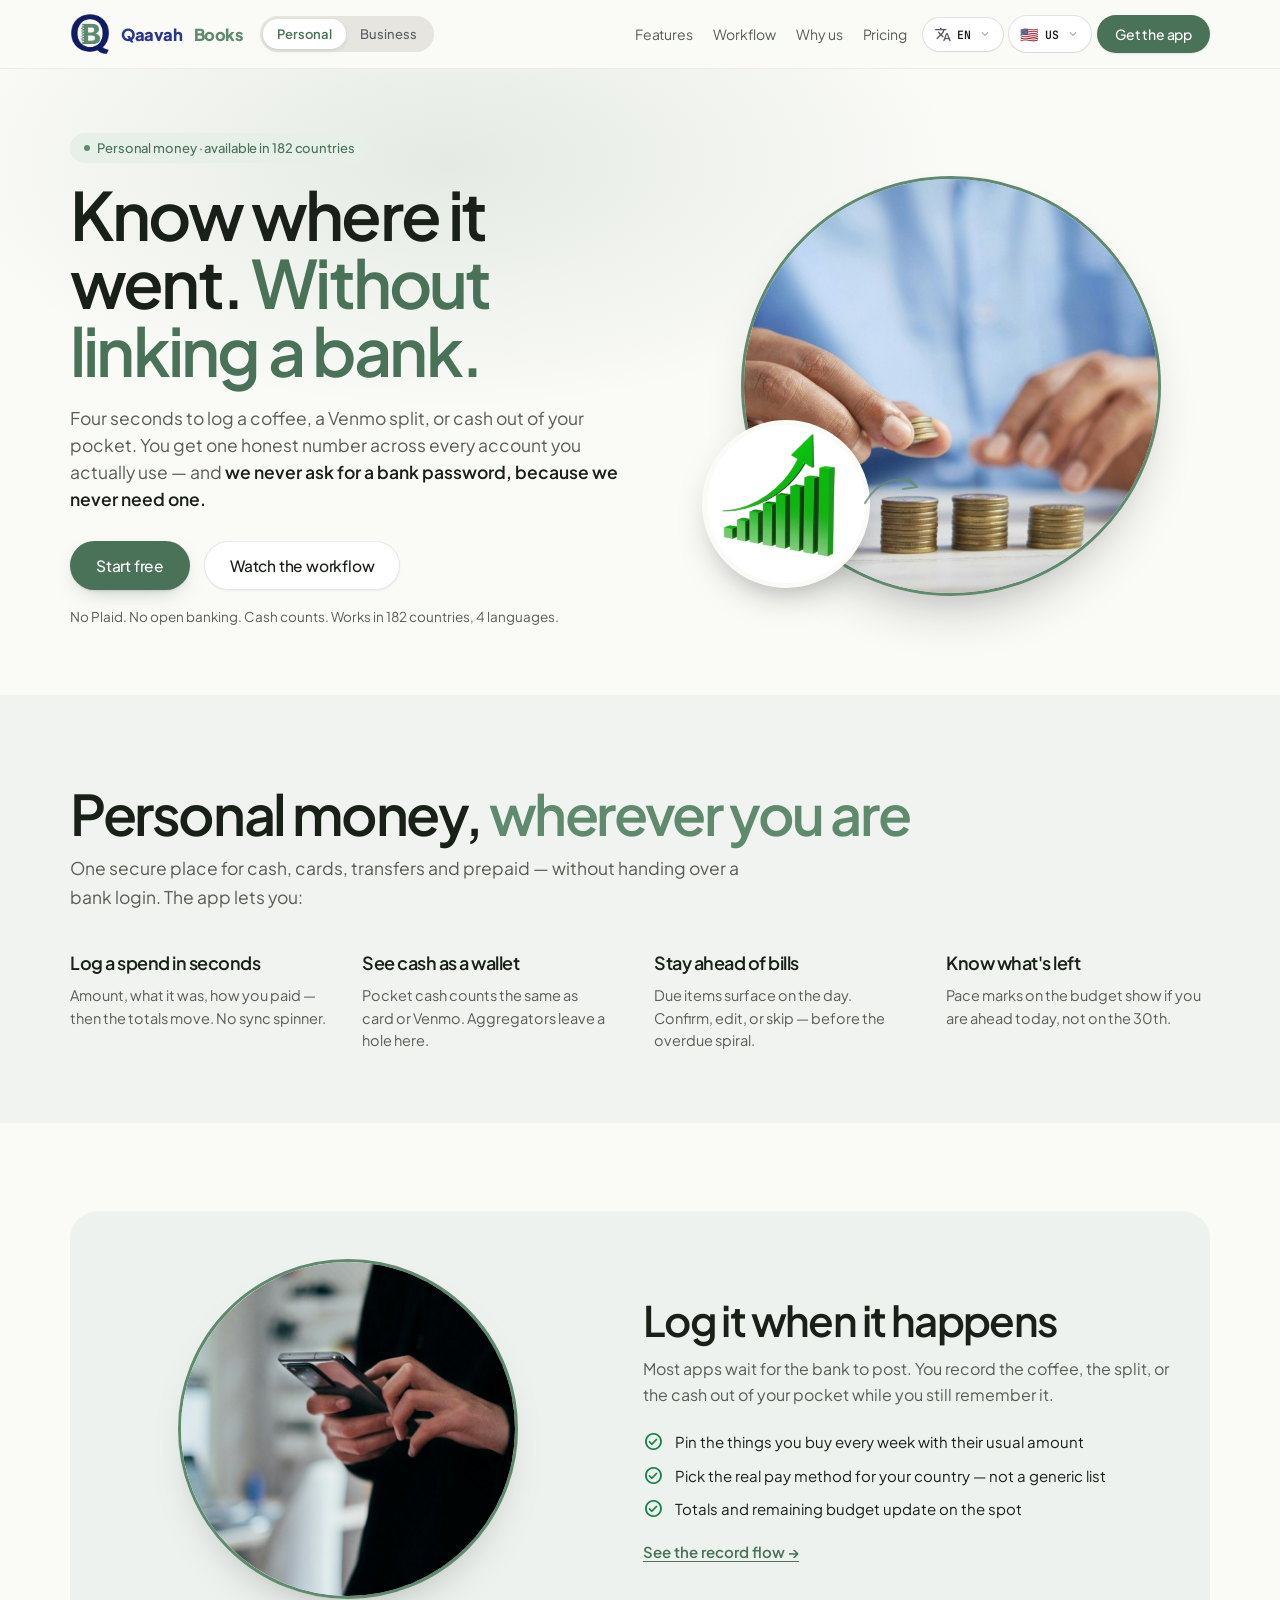
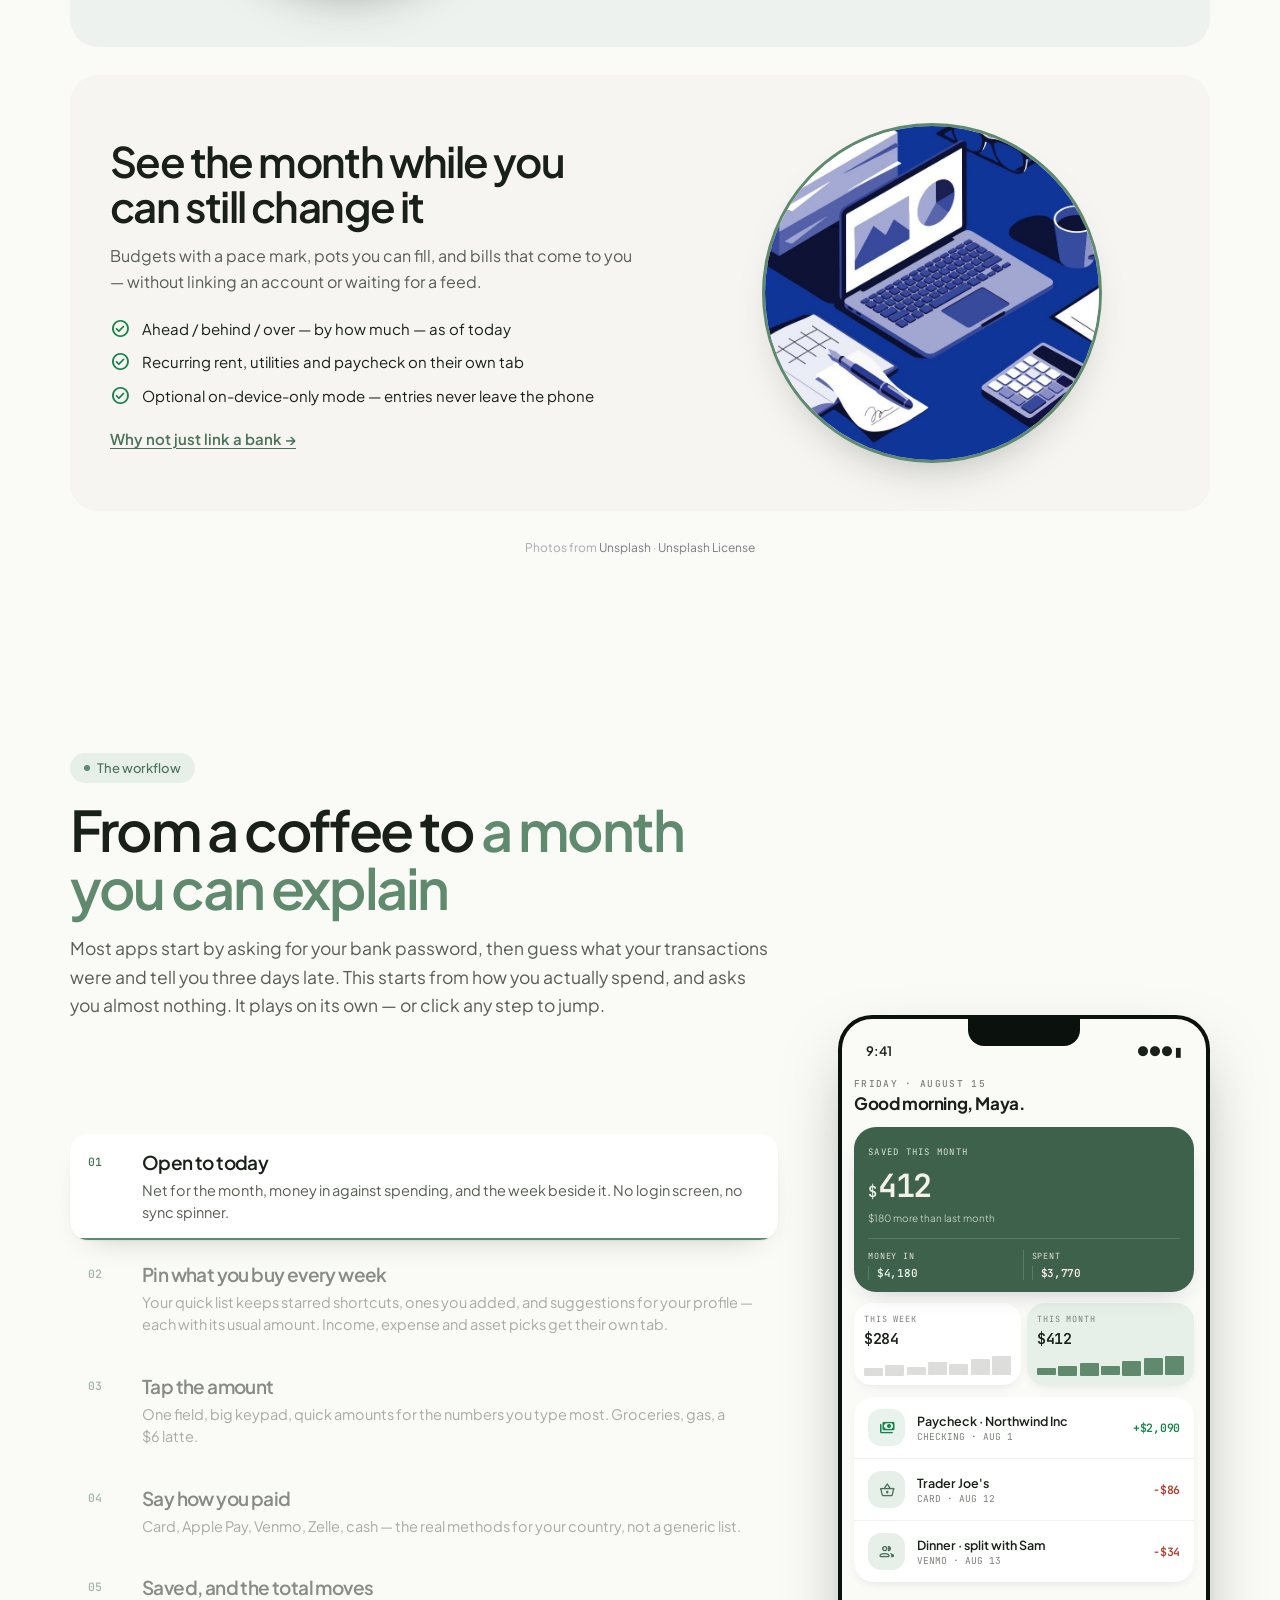
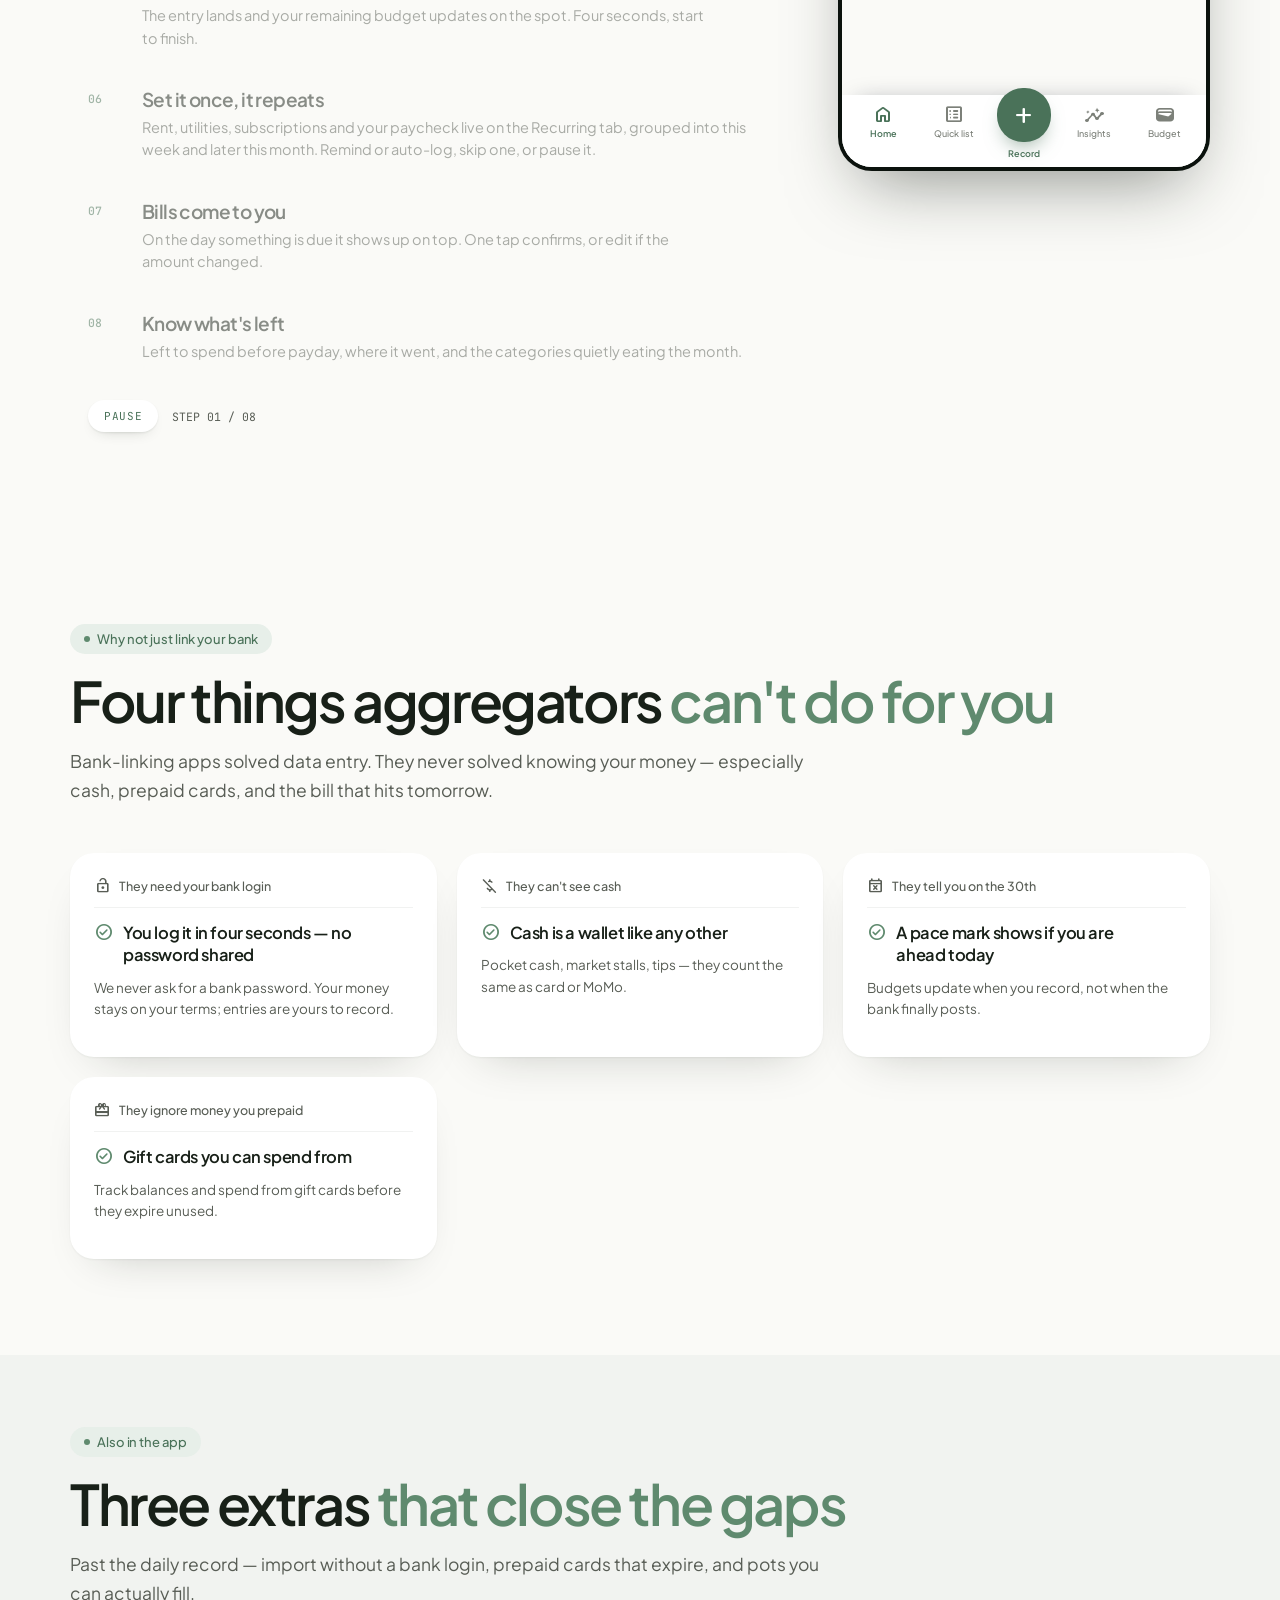
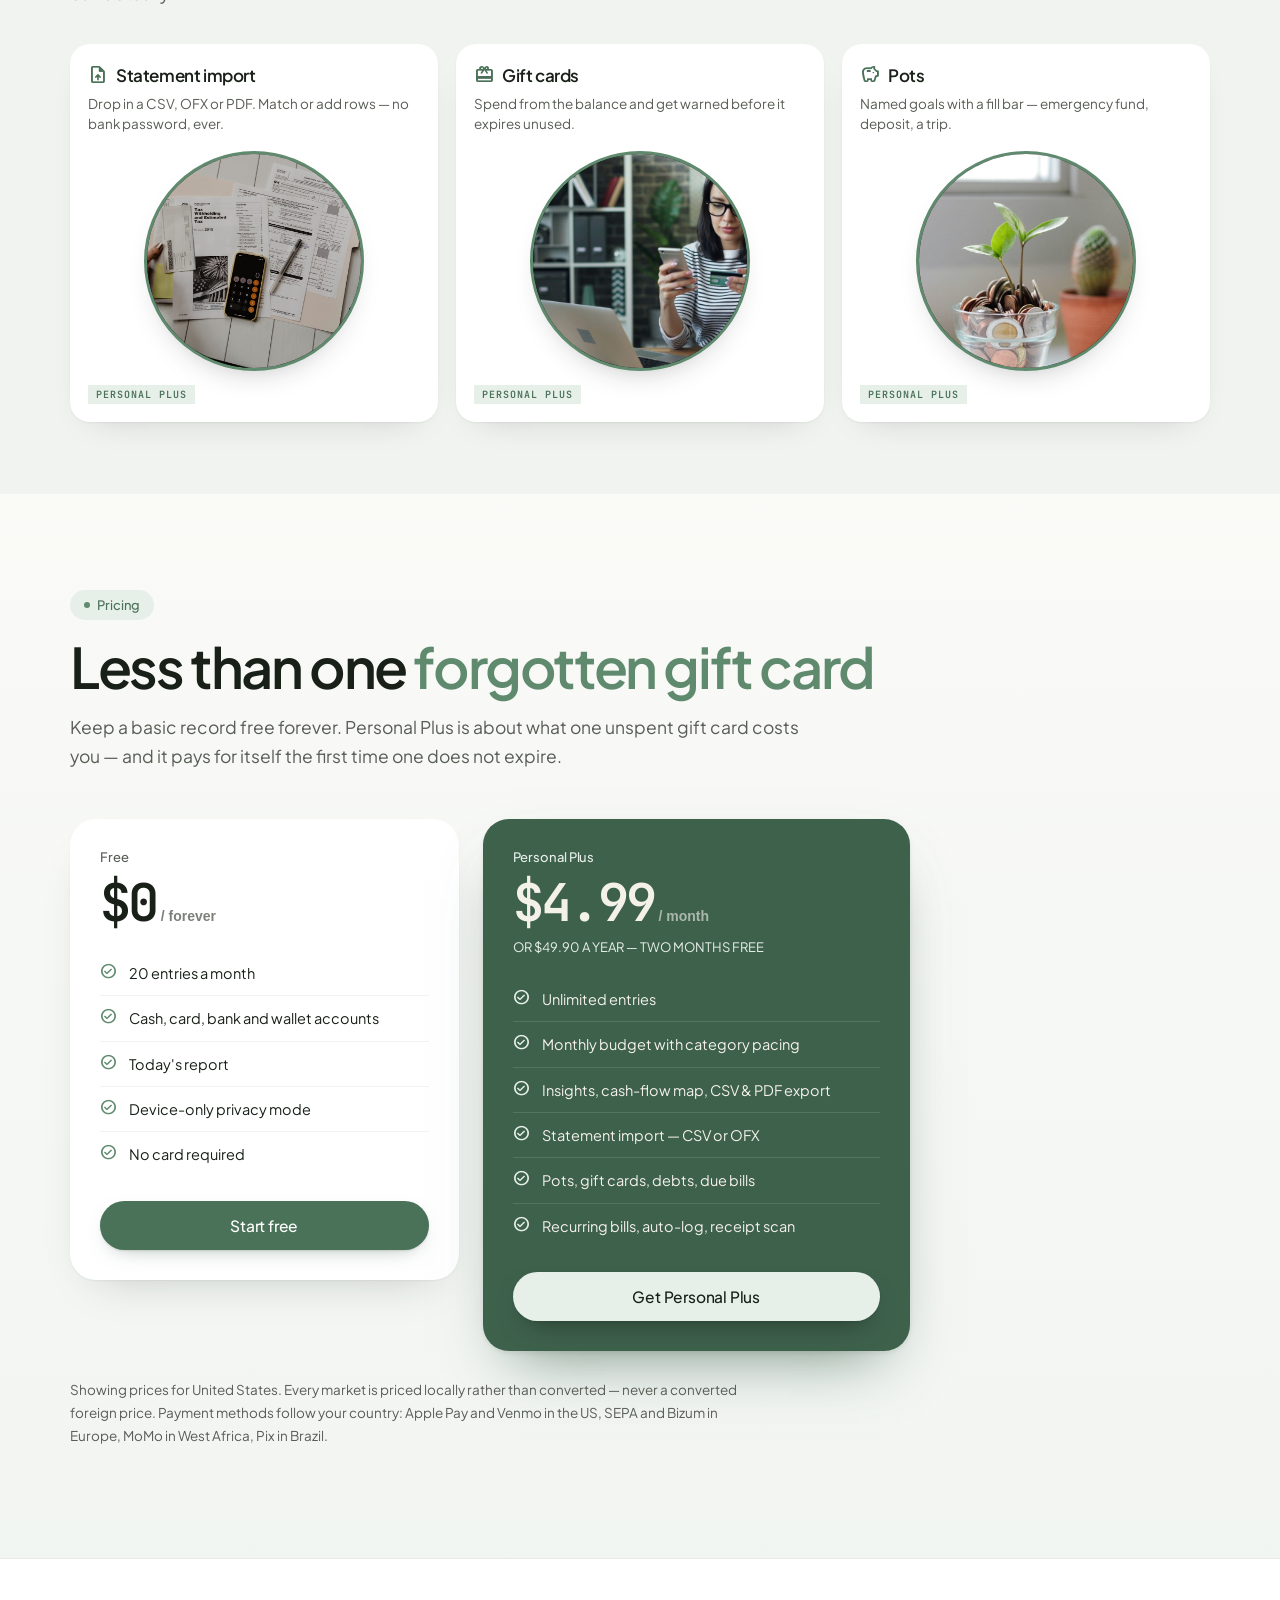
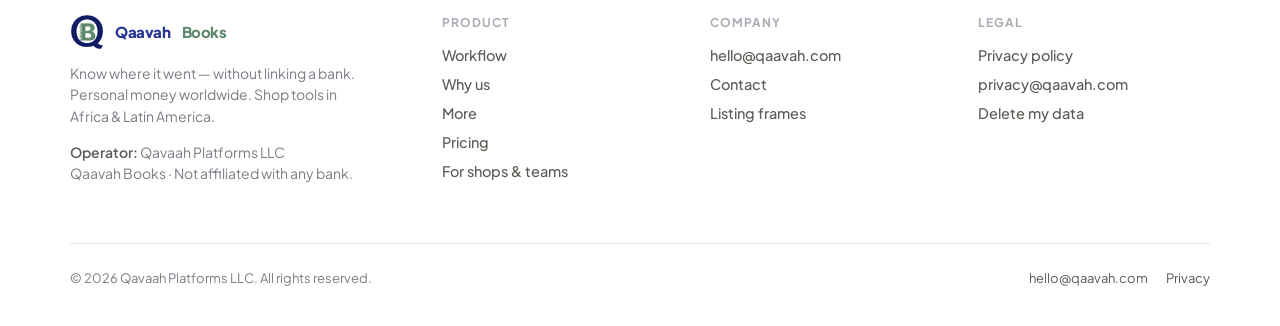
<file: index.html>
<!doctype html>
<html lang="en">
<head>
<meta charset="utf-8">
<meta name="viewport" content="width=device-width, initial-scale=1">
<title>Qaavah Books — Personal money, in every country</title>
<link rel="preconnect" href="https://fonts.googleapis.com"><link rel="preconnect" href="https://fonts.gstatic.com" crossorigin>
<link href="https://fonts.googleapis.com/css2?family=Plus+Jakarta+Sans:wght@400;500;600;700&family=JetBrains+Mono:wght@400;500;600;700&display=swap" rel="stylesheet">
<link rel="preload" href="assets/fonts/material-symbols-rounded.woff2" as="font" type="font/woff2" crossorigin>
<style>
@font-face{
  font-family:'Material Symbols Rounded';
  font-style:normal;
  font-weight:400;
  font-display:block;
  src:url('assets/fonts/material-symbols-rounded.woff2') format('woff2');
}
:root{--night:#3E614C;--bone:#F4F1E9;--paper:#FAFAF7;--ink:#182018;--sage:#5F8A6E;--sageDeep:#4A7259;--sageDark:#3E614C;--sageLight:#76A084;--sageTint:#E7EFE9;--accent:#E7EFE9;--amber:#B07310;--amberText:#B45309;--amberTint:#FBF1DD;--clay:#B33A2A;--indigo:#283593;--income:#16834A;--incomeTint:#E7F3EC;--muted:#7C8079;--faint:#A8ABB3;--faintOnDark:rgba(244,241,233,.88);--rule:rgba(24,32,24,.1);--hair:rgba(24,32,24,.06)}
*{box-sizing:border-box}
html{scroll-behavior:smooth}
body{margin:0;background:var(--paper);color:var(--ink);font-family:"Geist","Plus Jakarta Sans",system-ui,sans-serif;-webkit-font-smoothing:antialiased;text-wrap:pretty;overflow-x:hidden}
a{color:var(--sageDeep);text-decoration:none}a:hover{color:var(--ink)}
.mono{font-family:"JetBrains Mono",ui-monospace,monospace;font-variant-numeric:tabular-nums}
/* No sans-serif fallback — that is what turned "menu"/"translate" into readable words when the icon font was slow. */
.msr{font-family:'Material Symbols Rounded';font-weight:400;font-style:normal;font-size:22px;line-height:1;letter-spacing:normal;text-transform:none;display:inline-block;white-space:nowrap;word-wrap:normal;direction:ltr;vertical-align:middle;overflow:hidden;-webkit-font-feature-settings:'liga';font-feature-settings:'liga';-webkit-font-smoothing:antialiased}
.phone,.gsc{font-family:"Plus Jakarta Sans",system-ui,sans-serif}
.wrap{max-width:1200px;margin:0 auto;padding:0 30px}
.tag{display:inline-flex;align-items:center;gap:7px;font-size:13px;font-weight:500;letter-spacing:-.1px;color:var(--sageDeep);background:var(--sageTint);padding:7px 14px;border-radius:999px}
.tag::before{content:"";width:6px;height:6px;border-radius:50%;background:var(--sage)}
.btn{display:inline-flex;align-items:center;gap:9px;border:none;font-family:inherit;background:var(--sageDeep);color:#fff;font-size:15.5px;font-weight:500;letter-spacing:-.2px;padding:15px 26px;border-radius:999px;cursor:pointer;transition:background .2s cubic-bezier(.22,.9,.24,1),box-shadow .2s,transform .2s;box-shadow:0 1px 2px rgba(24,32,24,.1),0 8px 22px -12px rgba(62,97,76,.55)}
.btn:hover{background:var(--sageDark);color:#fff;transform:translateY(-1px);box-shadow:0 1px 2px rgba(24,32,24,.1),0 14px 30px -14px rgba(62,97,76,.6)}
.btn.line{background:#fff;color:var(--ink);box-shadow:inset 0 0 0 1px var(--rule),0 1px 2px rgba(24,32,24,.06)}
.btn.line:hover{background:#fff;color:var(--ink);box-shadow:inset 0 0 0 1px rgba(24,32,24,.22),0 8px 20px -12px rgba(24,32,24,.3);transform:translateY(-1px)}
.btn.sm{padding:10px 18px;font-size:14px;box-shadow:0 1px 2px rgba(24,32,24,.12)}
.btn.sm:hover{box-shadow:0 6px 16px -8px rgba(62,97,76,.5)}
nav .btn.sm{background:var(--sageDeep);color:#fff;box-shadow:0 1px 2px rgba(24,32,24,.1)}
nav .btn.sm:hover{background:var(--sageDark);color:#fff;box-shadow:0 8px 20px -10px rgba(62,97,76,.55)}
h2{font-size:clamp(34px,4.4vw,56px);font-weight:600;letter-spacing:-2.4px;line-height:1.02;margin:18px 0 0}
h2 em{font-style:normal;font-weight:600;color:var(--sage);letter-spacing:-2.4px}
.slede{font-size:17.5px;line-height:1.65;color:#585D55;margin-top:18px;max-width:58ch}
section{padding:96px 0}
/* nav */
nav{position:sticky;top:0;z-index:60;background:rgba(250,250,247,.9);backdrop-filter:blur(16px);color:var(--ink);border-bottom:1px solid var(--hair)}
section[id]{scroll-margin-top:72px}
.navin{max-width:1200px;margin:0 auto;padding:14px 30px;display:flex;align-items:center;gap:28px}
.brand{display:flex;align-items:center;gap:11px;font-size:16.5px;font-weight:600;letter-spacing:-.4px;color:var(--ink)}
.brand img{width:40px;height:40px;background:none;border:none;border-radius:0;padding:0;object-fit:contain;display:block}
.brand b{font-weight:800;color:#283593}
.brand i{font-style:normal;font-weight:800;color:var(--sage)}
.nlinks{display:flex;gap:26px;margin-left:auto;font-size:14px;font-weight:400;letter-spacing:-.1px}
.nlinks a{color:#585D55}.nlinks a:hover{color:var(--ink)}
/* hero — replaced by Xero-style block below */
/* ── WORKFLOW ── */
.flow{background:var(--paper)}
.flowin{display:grid;grid-template-columns:1fr 372px;grid-template-areas:"head phone" "body phone";gap:60px;align-items:start}
.flow-head{grid-area:head}
.flow-body{grid-area:body;min-width:0}
.flowin > .phone{grid-area:phone;align-self:center}
.steps{margin-top:36px;display:flex;flex-direction:column;gap:6px}
.step{display:grid;grid-template-columns:38px 1fr;gap:16px;padding:16px 18px;border-radius:18px;cursor:pointer;position:relative;overflow:hidden;background:transparent;opacity:.5;transition:opacity .3s,background .3s}
.step.on{background:#fff;box-shadow:0 1px 2px rgba(24,32,24,.05),0 14px 34px -22px rgba(24,32,24,.3)}
.step.on{opacity:1}
.step .n{font-family:"JetBrains Mono",monospace;font-size:11.5px;font-weight:500;color:var(--sageDeep);padding-top:4px}
.step h4{margin:0;font-size:19px;font-weight:600;letter-spacing:-.6px}
.step p{margin:5px 0 0;font-size:14.5px;line-height:1.55;color:#585D55}
.step .bar{position:absolute;left:0;bottom:0;height:2px;width:0;background:var(--sage);border-radius:2px}
.step.on .bar{animation:fill 4s linear forwards}
@keyframes fill{from{width:0}to{width:100%}}
.flowctl{display:flex;align-items:center;gap:14px;margin-top:22px;padding-left:18px;font-family:"JetBrains Mono",monospace;font-size:11.5px;color:#585D55}
.flowctl button{border:none;background:#fff;font-family:inherit;font-size:11px;letter-spacing:.06em;text-transform:uppercase;padding:9px 16px;border-radius:999px;cursor:pointer;color:var(--sageDeep);box-shadow:0 1px 2px rgba(24,32,24,.08),0 6px 16px -10px rgba(24,32,24,.3)}
.flowctl button:hover{background:var(--sageDeep);color:#fff}
/* phone */
.phone{width:372px;height:756px;border-radius:34px;padding:4px;background:#0B120D;box-shadow:0 30px 70px -24px rgba(24,32,24,.5)}
.screen{width:100%;height:100%;background:var(--paper);border-radius:30px;overflow:hidden;position:relative}
.notch{position:absolute;top:0;left:50%;transform:translateX(-50%);width:112px;height:27px;background:#0B120D;border-bottom-left-radius:16px;border-bottom-right-radius:16px;z-index:20}
.pane{position:absolute;inset:0;display:flex;flex-direction:column;opacity:0;transform:translateY(14px) scale(.985);transition:opacity .45s cubic-bezier(.22,.9,.24,1),transform .45s cubic-bezier(.22,.9,.24,1);pointer-events:none}
.pane.on{opacity:1;transform:none;pointer-events:auto}
.sb{height:46px;flex:0 0 46px;display:flex;align-items:flex-end;justify-content:space-between;padding:0 24px 6px;font-size:13px;font-weight:600}
.pb{flex:1;padding:14px 15px 0;overflow:hidden}
.ph{display:flex;align-items:center;gap:6px;margin-bottom:12px;min-width:0}
.ph-mid{flex:1;min-width:0}
.ph-mid .tt{white-space:nowrap;overflow:hidden;text-overflow:ellipsis}
.ph .bk{width:32px;height:32px;border-radius:50%;background:#fff;display:grid;place-items:center;box-shadow:0 3px 10px -6px rgba(20,22,45,.3)}
.ph .tt{flex:1;font-size:16px;font-weight:700;letter-spacing:-.4px}
.pb{min-height:0}
.pkick{font-family:"JetBrains Mono",monospace;font-size:9.5px;font-weight:500;letter-spacing:.14em;text-transform:uppercase;color:var(--muted)}
.pgreet{font-size:20px;font-weight:700;letter-spacing:-.7px;margin-top:2px}
.phero{background:var(--night);color:var(--bone);border-radius:22px;padding:19px;margin-top:13px;position:relative;overflow:hidden;box-shadow:0 10px 26px -14px rgba(20,22,45,.3)}
.phl{font-family:"JetBrains Mono",monospace;font-size:9px;letter-spacing:.14em;text-transform:uppercase;color:var(--faintOnDark);margin-top:5px}
.phv{font-family:"JetBrains Mono",monospace;font-size:34px;font-weight:600;letter-spacing:-1.7px;margin-top:6px}
.phv .c{font-size:16px;color:var(--accent);margin-right:2px}
.phc{font-size:11px;color:rgba(244,241,233,.72);margin-top:5px}
.psub{display:flex;margin-top:13px;padding-top:11px;border-top:1px solid rgba(244,241,233,.16)}
.psub div{flex:1}.psub div+div{border-left:1px solid rgba(244,241,233,.16);padding-left:12px}
.psl{font-family:"JetBrains Mono",monospace;font-size:8.5px;letter-spacing:.1em;text-transform:uppercase;color:var(--faintOnDark)}
.psv{display:inline-block;margin-top:4px;font-family:"JetBrains Mono",monospace;font-size:12.5px;font-weight:600}
.psv.in{color:var(--accent)}.psv.out{color:#F8EBE8}
.prow{display:flex;gap:9px;margin-top:11px}
.pcard{flex:1;background:#fff;border-radius:18px;padding:13px;box-shadow:0 4px 14px -8px rgba(20,22,45,.22)}
.pcl{font-family:"JetBrains Mono",monospace;font-size:8.5px;letter-spacing:.1em;text-transform:uppercase;color:var(--muted)}
.pcv{font-family:"JetBrains Mono",monospace;font-size:16px;font-weight:600;letter-spacing:-.6px;margin-top:4px}
.pbars{display:flex;align-items:flex-end;gap:2.5px;height:19px;margin-top:7px}
.pbars i{flex:1;border-radius:1px;background:rgba(124,128,121,.26);transform-origin:bottom;animation:grow .6s cubic-bezier(.22,.9,.24,1) both}
.pane.on .pbars i:nth-child(2){animation-delay:.05s}.pane.on .pbars i:nth-child(3){animation-delay:.1s}.pane.on .pbars i:nth-child(4){animation-delay:.15s}.pane.on .pbars i:nth-child(5){animation-delay:.2s}.pane.on .pbars i:nth-child(6){animation-delay:.25s}.pane.on .pbars i:nth-child(7){animation-delay:.3s}
.pbars.em i{background:var(--sage)}
@keyframes grow{from{transform:scaleY(.05)}to{transform:scaleY(1)}}
.plist{background:#fff;border-radius:20px;margin-top:12px;overflow:hidden;box-shadow:0 4px 14px -8px rgba(20,22,45,.22)}
.pent{display:flex;align-items:center;gap:12px;padding:12px 14px;border-top:1px solid var(--hair)}
.pent:first-child{border-top:none}
.pei{width:37px;height:37px;border-radius:13px;display:grid;place-items:center;flex:0 0 37px;background:var(--sageTint)}
.pen{font-size:12.5px;font-weight:600}
.pes{font-family:"JetBrains Mono",monospace;font-size:9.5px;color:var(--muted);margin-top:1px}
.pea{font-family:"JetBrains Mono",monospace;font-size:12.5px;font-weight:600}
.ptab{flex:0 0 72px;background:#fff;display:flex;align-items:flex-start;padding:9px 6px 0;box-shadow:0 -8px 24px -16px rgba(20,22,45,.4);position:relative;z-index:3;overflow:visible}
.pt{flex:1;display:flex;flex-direction:column;align-items:center;gap:3px;font-size:9px;font-weight:500;color:var(--muted)}
.pt.on{color:var(--sageDeep);font-weight:600}.pt .msr{font-size:21px}
.pfab{width:54px;height:54px;border-radius:26px;background:var(--sageDeep);display:grid;place-items:center;margin-top:-16px;box-shadow:0 10px 20px -8px rgba(74,114,89,.6);position:relative;z-index:4}
.pfab .msr{font-size:26px;color:#fff}
.pfl{font-size:9px;font-weight:600;color:var(--sageDeep);margin-top:3px}
.ppriv{display:inline-flex;align-items:center;gap:3px;background:var(--sageTint);color:var(--sageDeep);font-family:"JetBrains Mono",monospace;font-size:7.5px;font-weight:600;letter-spacing:.08em;padding:4px 7px;border-radius:999px;flex:0 0 auto;max-width:42%;white-space:nowrap}
.ppriv .msr{font-size:11px}
.pcta{display:inline-flex;align-items:center;gap:2px;background:var(--sageDeep);color:#fff;font-size:10px;font-weight:600;padding:6px 9px;border-radius:999px;flex:0 0 auto;box-shadow:0 6px 14px -8px rgba(74,114,89,.7);white-space:nowrap}
.pcta .msr{font-size:13px}
.psearch{display:flex;align-items:center;gap:9px;background:#fff;border-radius:999px;padding:11px 14px;font-size:12px;color:var(--faint);margin-top:12px;box-shadow:0 0 0 1px var(--hair),0 4px 14px -10px rgba(20,22,45,.2)}
/* record pane */
.segs{display:flex;gap:0;background:#E6E5E0;border-radius:14px;padding:4px;margin-bottom:6px}
.segs span{flex:1;text-align:center;padding:8px 0;border-radius:11px;font-size:12px;font-weight:500;color:var(--muted)}
.segs span.on{background:#fff;color:var(--ink);font-weight:600;box-shadow:0 2px 8px -4px rgba(20,22,45,.25)}
.segs-tight{gap:2px;padding:3px}
.segs-tight span{padding:7px 2px;font-size:10px;letter-spacing:-.2px}
.amt{text-align:center;padding:26px 0 12px}
.amtc{font-family:"JetBrains Mono",monospace;font-size:9.5px;letter-spacing:.12em;text-transform:uppercase;color:var(--muted)}
.amtv{font-family:"JetBrains Mono",monospace;font-size:52px;font-weight:600;letter-spacing:-2.6px;margin-top:8px}
.amtv .c{font-size:24px;color:var(--muted);margin-right:2px}
.caret{display:inline-block;width:3px;height:40px;background:var(--sageDeep);vertical-align:-5px;margin-left:3px;animation:blink 1.05s step-end infinite}
@keyframes blink{50%{opacity:0}}
.chips{display:flex;gap:7px;justify-content:center;flex-wrap:wrap}
.chip{background:var(--sageTint);color:var(--sageDeep);font-family:"JetBrains Mono",monospace;font-size:11.5px;font-weight:600;padding:8px 13px;border-radius:999px}
.chip.gh{background:#fff;color:var(--muted);box-shadow:0 0 0 1px var(--rule)}
.field{background:#fff;border-radius:14px;padding:13px 15px;font-size:14px;margin-top:10px;display:flex;align-items:center;justify-content:space-between;box-shadow:0 4px 14px -8px rgba(20,22,45,.22)}
.mini{font-family:"JetBrains Mono",monospace;font-size:9.5px;letter-spacing:.12em;text-transform:uppercase;color:var(--muted);margin:16px 0 7px}
.pays{display:grid;grid-template-columns:1fr 1fr;gap:8px}
.pay{background:#fff;border-radius:14px;padding:13px;display:flex;align-items:center;gap:9px;font-size:13px;font-weight:600;box-shadow:0 4px 14px -8px rgba(20,22,45,.22)}
.pay.on{background:var(--sageTint);box-shadow:0 0 0 1.5px var(--sageDeep)}
.pay .msr{font-size:18px;color:var(--sageDeep)}
.cta{background:var(--sageDeep);color:#fff;text-align:center;padding:16px;border-radius:16px;font-size:15px;font-weight:700;margin-top:15px;box-shadow:0 10px 26px -14px rgba(62,97,76,.7)}
/* saved pane */
.done{flex:1;display:flex;flex-direction:column;align-items:center;justify-content:center;padding:0 26px;text-align:center}
.tick{width:76px;height:76px;border-radius:50%;background:var(--incomeTint);display:grid;place-items:center;animation:pop .5s cubic-bezier(.2,1.5,.4,1) both}
.tick .msr{font-size:40px;color:var(--income)}
@keyframes pop{from{transform:scale(.4);opacity:0}to{transform:scale(1);opacity:1}}
.done h5{margin:20px 0 0;font-size:23px;font-weight:700;letter-spacing:-.8px}
.done .sm{font-family:"JetBrains Mono",monospace;font-size:11.5px;color:var(--muted);margin-top:8px}
.runbox{background:#fff;border-radius:18px;padding:16px;margin-top:26px;width:100%;box-shadow:0 4px 14px -8px rgba(20,22,45,.22)}
.runbox .rl{font-family:"JetBrains Mono",monospace;font-size:9.5px;letter-spacing:.12em;text-transform:uppercase;color:var(--muted)}
.runbox .rv{font-family:"JetBrains Mono",monospace;font-size:28px;font-weight:600;letter-spacing:-1.3px;margin-top:5px}
/* bill pane */
.bill{background:#fff;border-radius:16px;padding:13px;display:flex;align-items:center;gap:11px;margin-top:12px;box-shadow:0 0 0 1px rgba(176,115,16,.32),0 4px 14px -8px rgba(20,22,45,.22)}
.bill .bi{width:36px;height:36px;border-radius:12px;background:var(--amberTint);display:grid;place-items:center;flex:0 0 36px}
.bill .bt{font-size:13px;font-weight:700}
.bill .bs{font-family:"JetBrains Mono",monospace;font-size:9.5px;color:var(--muted);margin-top:2px}
.logbtn{background:var(--amber);color:#fff;font-size:10.5px;font-weight:700;padding:8px 12px;border-radius:10px;letter-spacing:.04em}
/* insights pane */
.big{font-family:"JetBrains Mono",monospace;font-size:40px;font-weight:600;letter-spacing:-2px}
.big .c{font-size:19px;color:var(--muted);margin-right:2px}
.fbars{display:flex;align-items:flex-end;gap:5px;height:88px;margin-top:16px}
.fbars i{flex:1;border-radius:2px;background:var(--sageTint);transform-origin:bottom;animation:grow .7s cubic-bezier(.22,.9,.24,1) both}
.fbars i.em{background:var(--sage)}.fbars i.pk{background:var(--sageDeep)}
.rank{display:flex;align-items:center;gap:11px;padding:11px 0;border-top:1px solid var(--hair)}
.rank:first-child{border-top:none}
.rn{font-family:"JetBrains Mono",monospace;font-size:11px;font-weight:700;color:var(--muted);width:16px}
.rb{height:4px;background:var(--sage);margin-top:5px;animation:wide .8s cubic-bezier(.22,.9,.24,1) both}
@keyframes wide{from{transform:scaleX(.02)}to{transform:scaleX(1)}}
.rb{transform-origin:left}
/* screen gallery */
.gal{display:grid;grid-template-columns:repeat(auto-fit,minmax(min(100%,280px),1fr));gap:26px;margin-top:54px}
.gcell{background:#fff;border:none;border-radius:26px;padding:24px;box-shadow:0 1px 2px rgba(24,32,24,.05),0 20px 46px -28px rgba(24,32,24,.28)}
.gcell .gt{font-size:19px;font-weight:600;letter-spacing:-.5px;display:flex;align-items:center;gap:10px}
.gcell .gt .msr{font-size:21px;color:var(--sage)}
.gcell .gd{font-size:14px;line-height:1.6;color:#585D55;margin-top:9px}
.gcell .gp{background:#0B120D;border:none;border-radius:34px;margin:16px auto 0;padding:7px;max-width:340px;box-shadow:0 18px 40px -22px rgba(24,32,24,.55)}
.gsc{background:var(--paper);border-radius:27px;height:auto;aspect-ratio:372/756;display:flex;flex-direction:column;overflow:hidden;position:relative}
.mnotch{position:absolute;top:0;left:50%;transform:translateX(-50%);width:78px;height:19px;background:#0B120D;border-bottom-left-radius:11px;border-bottom-right-radius:11px;z-index:5}
.mst{display:flex;align-items:center;justify-content:space-between;padding:9px 15px 5px;font-family:"JetBrains Mono",monospace;font-size:8px;font-weight:600;letter-spacing:.04em}
.mhd{display:flex;align-items:center;gap:8px;padding:4px 13px 9px;border-bottom:1px solid var(--hair)}
.mhd .mb{width:22px;height:22px;border-radius:50%;background:#fff;display:grid;place-items:center;flex:0 0 22px;box-shadow:0 3px 10px -6px rgba(20,22,45,.3)}
.mhd .mb .msr{font-size:11px;color:var(--muted)}
.mhd .mt{flex:1;font-size:12.5px;font-weight:700;letter-spacing:-.3px}
.mhd .ma .msr{font-size:15px;color:var(--sageDeep)}
.gpin{flex:1;padding:11px 13px 0;overflow:hidden}
.mtab{flex:0 0 46px;background:#fff;border-top:1px solid var(--rule);display:flex;align-items:flex-start;padding:6px 5px 0}
.mt2{flex:1;display:flex;flex-direction:column;align-items:center;gap:2px;font-size:7px;font-weight:600;color:var(--muted)}
.mt2.on{color:var(--sageDeep)}
.mt2 .msr{font-size:15px}
.mfab{width:32px;height:32px;border-radius:10px;background:var(--night);display:grid;place-items:center;margin-top:-10px}
.mfab .msr{font-size:16px;color:var(--accent)}
.mseg{display:flex;gap:3px;background:var(--sageTint);border-radius:999px;padding:3px;margin-bottom:10px}
.mseg span{flex:1;text-align:center;padding:5px 0;border-radius:999px;font-size:9px;font-weight:600;color:var(--sageDeep)}
.mseg span.on{background:#fff;color:var(--ink)}
.msearch{display:flex;align-items:center;gap:7px;background:#fff;border-radius:14px;padding:10px 12px;font-family:"JetBrains Mono",monospace;font-size:9.5px;color:var(--muted);margin-bottom:10px;box-shadow:0 4px 14px -8px rgba(20,22,45,.22)}
.mblurb{font-size:10px;line-height:1.45;color:var(--muted);margin-bottom:10px}
.mbadge{font-size:8px;font-weight:700;padding:3px 6px;border-radius:6px;letter-spacing:.04em;flex:0 0 auto}
.mbadge.add{background:rgba(95,138,110,.14);color:var(--sageDeep)}
.mbadge.match{background:rgba(22,131,74,.12);color:var(--income)}
.mbadge.ign{background:var(--rule);color:var(--muted)}
.mrow{display:flex;align-items:center;gap:9px;background:#fff;border-radius:16px;padding:12px 11px;margin-bottom:9px;box-shadow:0 0 0 1px rgba(95,138,110,.24),0 4px 14px -8px rgba(20,22,45,.2)}
.mrow.match{box-shadow:0 0 0 1px rgba(22,131,74,.3),0 4px 14px -8px rgba(20,22,45,.2)}
.mrow.ign{box-shadow:0 0 0 1px var(--rule);opacity:.45}
.mrd{flex:1;min-width:0}
.mrt{font-size:11.5px;font-weight:600;line-height:1.25}
.mrs{font-family:"JetBrains Mono",monospace;font-size:8.5px;color:var(--muted);margin-top:3px}
.mra{font-family:"JetBrains Mono",monospace;font-size:10.5px;font-weight:600}
.mdrift{background:#FFF8E8;border-radius:14px;padding:10px 12px;margin-bottom:10px;box-shadow:0 0 0 1px rgba(176,115,16,.3)}
.mdrift b{font-size:10px;font-weight:700;display:block}
.mdrift span{font-size:9px;color:#4A4F46;line-height:1.35;display:block;margin-top:3px}
.mmono{width:25px;height:25px;border-radius:7px;display:grid;place-items:center;font-family:"JetBrains Mono",monospace;font-size:9px;font-weight:700;color:#fff;flex:0 0 25px}
.mtick{position:relative;height:7px;background:var(--rule);border-radius:4px;margin-top:7px}
.mtick i{display:block;height:100%;border-radius:4px}
.mtick u{position:absolute;top:-3px;width:2px;height:13px;background:var(--ink);opacity:.5}
.mpace{font-family:"JetBrains Mono",monospace;font-size:8px;color:var(--muted);margin-top:5px;display:flex;justify-content:space-between}
.mwal{display:flex;gap:6px;margin-top:8px}
.mwal>div{flex:1;background:#fff;border-radius:14px;padding:9px;box-shadow:0 4px 14px -8px rgba(20,22,45,.22)}
.mwal>div.on{box-shadow:0 0 0 1.5px var(--sageDeep)}
.mwal .wi{width:22px;height:22px;border-radius:6px;display:grid;place-items:center}
.mwal .wl{font-size:9px;font-weight:600;color:var(--muted);margin-top:6px}
.mwal .wv{font-family:"JetBrains Mono",monospace;font-size:10px;font-weight:600;margin-top:1px}
.mhatch{background:repeating-linear-gradient(115deg,var(--sage) 0 3px,rgba(95,138,110,.4) 3px 6px)}
.mgoal{display:flex;align-items:center;gap:11px;border-radius:18px;padding:13px;background:linear-gradient(150deg,rgba(95,138,110,.12),rgba(95,138,110,.02));box-shadow:0 0 0 1px rgba(95,138,110,.28)}
.gl{font-family:"JetBrains Mono",monospace;font-size:9px;font-weight:500;letter-spacing:.14em;text-transform:uppercase;color:var(--muted)}
.gv{font-family:"JetBrains Mono",monospace;font-size:26px;font-weight:600;letter-spacing:-1.2px;margin-top:6px}
.grow{display:flex;align-items:baseline;justify-content:space-between;font-size:13px;font-weight:600;padding:9px 0;border-bottom:1px solid var(--hair)}
.grow:last-child{border-bottom:none}
.grow span{font-family:"JetBrains Mono",monospace;font-size:12px;color:var(--muted)}
.track{height:6px;border-radius:3px;background:var(--rule);margin-top:7px;overflow:hidden}.track i{display:block;height:100%;border-radius:3px;background:var(--sage)}
.gcx{border-radius:14px;padding:12px;color:#fff;margin-bottom:9px;box-shadow:0 6px 18px -10px rgba(20,22,45,.35)}
.gcx:last-child{margin-bottom:0}
.gcxb{font-family:"JetBrains Mono",monospace;font-size:10px;letter-spacing:.06em}
.gcxv{font-family:"JetBrains Mono",monospace;font-size:19px;font-weight:600;margin-top:6px}
.plus{display:inline-block;font-family:"JetBrains Mono",monospace;font-size:10px;font-weight:600;letter-spacing:.1em;text-transform:uppercase;background:var(--sageTint);color:var(--sageDeep);padding:3px 8px;margin-top:12px}
/* pricing */
.pricing{background:linear-gradient(180deg,var(--paper),#F1F5F2)}
.edge{display:grid;grid-template-columns:repeat(auto-fit,minmax(min(100%,280px),1fr));gap:20px;margin-top:48px}
.ecard{background:#fff;border-radius:24px;padding:24px;box-shadow:0 1px 2px rgba(24,32,24,.05),0 20px 46px -28px rgba(24,32,24,.28)}
.ethem{font-size:12.5px;font-weight:500;color:#585D55;display:flex;align-items:center;gap:8px;padding-bottom:13px;border-bottom:1px solid var(--hair)}
.ethem .msr{font-size:17px;color:#585D55}
.eus{font-size:16.5px;font-weight:600;letter-spacing:-.4px;line-height:1.35;margin-top:14px;display:flex;gap:10px}
.eus .msr{font-size:19px;color:var(--sage);flex:0 0 auto;margin-top:1px}
.ewhy{font-size:13.5px;line-height:1.6;color:#585D55;margin-top:10px}
.plans{display:grid;grid-template-columns:1fr 1.1fr;gap:24px;margin-top:48px;align-items:start;max-width:840px}
.plan{background:#fff;border:none;border-radius:26px;padding:30px;box-shadow:0 1px 2px rgba(24,32,24,.05),0 20px 46px -28px rgba(24,32,24,.28)}
.plan.hi{background:var(--night);color:var(--bone);box-shadow:0 2px 4px rgba(24,32,24,.08),0 30px 60px -30px rgba(62,97,76,.75)}
.pn{font-size:13px;font-weight:500;letter-spacing:-.1px;color:#585D55}
.plan.hi .pn{color:var(--accent)}
.pp{font-family:"JetBrains Mono",monospace;font-size:52px;font-weight:600;letter-spacing:-2.6px;margin-top:12px;line-height:1}
.pp small{font-family:"Bricolage Grotesque",sans-serif;font-size:14px;font-weight:600;letter-spacing:0;color:var(--muted)}
.plan.hi .pp small{color:rgba(244,241,233,.6)}
.annual{font-size:13px;color:var(--accent);margin-top:10px}
.plan ul{list-style:none;margin:22px 0 0;padding:0}
.plan li{display:flex;gap:11px;font-size:14.5px;line-height:1.55;padding:11px 0;border-top:1px solid var(--hair)}
.plan.hi li{border-top-color:rgba(244,241,233,.12)}
.plan li:first-child{border-top:none}
.plan li .msr{font-size:18px;color:var(--sage);flex:0 0 auto}
.plan.hi li .msr{color:var(--accent)}
.plan .btn{margin-top:24px;width:100%;justify-content:center}
.ppnote{font-size:13.5px;color:#585D55;margin-top:28px;line-height:1.7;max-width:70ch}
footer{background:#fff;color:#585D55;padding:56px 0 40px;border-top:1px solid var(--rule)}
.foot{display:grid;grid-template-columns:1.45fr 1fr 1fr 1fr;gap:36px;align-items:start}
.foot .about{max-width:300px}
.foot .about .brand{margin-bottom:2px}
.foot .about p{font-size:14px;color:#7A7D85;margin-top:14px;line-height:1.55}
.foot .op{font-size:12.5px;color:#A8ABB3;margin-top:12px;line-height:1.45}
.foot .op b{color:#585D55;font-weight:600}
.fcol h4{font-size:12px;font-weight:700;text-transform:uppercase;letter-spacing:.08em;color:#A8ABB3;margin:0 0 16px}
.fcol a{display:block;font-size:14.5px;color:#585D55;font-weight:500;margin:0 0 11px}
.fcol a:hover{color:var(--ink)}
.foot-btm{display:flex;align-items:center;justify-content:space-between;margin-top:44px;padding-top:26px;border-top:1px solid var(--rule);font-size:13px;color:#7A7D85;flex-wrap:wrap;gap:14px}
.foot-btm .soc{display:flex;gap:18px;flex-wrap:wrap}
.foot-btm a{color:#585D55}.foot-btm a:hover{color:var(--ink)}
@media(max-width:900px){.foot{grid-template-columns:1fr 1fr;gap:28px}}
@media(max-width:560px){.foot{grid-template-columns:1fr}}
@media(prefers-reduced-motion:reduce){*{animation:none!important;transition:none!important}}
/* 980 handled in mobile block */

.lane{display:flex;background:#E6E5E0;border-radius:999px;padding:3px}
.ln{padding:8px 16px;border-radius:999px;font-size:13.5px;font-weight:500;color:#585D63;white-space:nowrap}
.ln:hover{color:#15161A}
.ln.on{background:#fff;font-weight:600;box-shadow:0 2px 8px -4px rgba(21,22,34,.28)}
.gate{display:flex;gap:12px;align-items:flex-start;background:#FBF1DD;border-radius:18px;padding:16px 18px;margin-bottom:30px;max-width:70ch;box-shadow:0 0 0 1px rgba(176,115,16,.3)}
.gate .msr{font-size:20px;color:#B45309;flex:0 0 auto;margin-top:1px}
.gate p{margin:0;font-size:14px;line-height:1.6;color:#5C4A20}
.gate b{color:#3D3110}

.lang{position:relative}
.lang>summary{list-style:none;display:inline-flex;align-items:center;gap:7px;padding:9px 13px;border-radius:999px;background:#fff;font-size:13px;font-weight:500;cursor:pointer;box-shadow:0 0 0 1px rgba(21,22,34,.1),0 1px 2px rgba(21,22,34,.05)}
.lang>summary::-webkit-details-marker{display:none}
.lang>summary .msr{font-size:17px;color:#585D63}
.lang>summary .chev{font-size:15px;color:#A8ABB3}
.lang[open]>summary{box-shadow:0 0 0 1.5px rgba(21,22,34,.28)}
.lmenu{position:absolute;top:calc(100% + 8px);right:0;z-index:70;background:#fff;border-radius:16px;padding:7px;min-width:196px;box-shadow:0 1px 2px rgba(21,22,34,.06),0 20px 44px -22px rgba(21,22,34,.4)}
.lopt{display:flex;align-items:center;gap:10px;width:100%;border:none;background:none;font-family:inherit;font-size:14px;color:#15161A;padding:10px 11px;border-radius:11px;cursor:pointer;text-align:left}
.lopt:hover{background:#F1F1EE}
.lopt .code{font-family:"JetBrains Mono",monospace;font-size:10.5px;font-weight:600;color:#585D63;background:#F1F1EE;padding:3px 6px;border-radius:5px;flex:0 0 auto}
.lopt .nat{flex:1;min-width:0}
.lopt .nat small{display:block;font-size:11.5px;color:#585D63;margin-top:1px}
.lopt .msr{font-size:17px;opacity:0;flex:0 0 auto}
.lopt[aria-selected="true"] .msr{opacity:1}
.lnote{font-size:11.5px;line-height:1.45;color:#585D63;padding:9px 11px 5px;margin:4px 0 0;border-top:1px solid rgba(21,22,34,.06)}

.cmenu{max-height:320px;overflow:auto}
.copt{display:flex;align-items:center;gap:10px;width:100%;border:none;background:none;font-family:inherit;font-size:14px;color:#15161A;padding:9px 11px;border-radius:11px;cursor:pointer;text-align:left}
.copt:hover{background:#F1F1EE}
.copt .flag{font-size:16px;flex:0 0 auto}
.copt .cn{flex:1;min-width:0}
.copt .cc{font-family:"JetBrains Mono",monospace;font-size:10.5px;font-weight:600;color:#585D63;flex:0 0 auto}
.copt .msr{font-size:17px;opacity:0;flex:0 0 auto}
.copt[aria-selected="true"] .msr{opacity:1}
.shut{display:inline-flex;align-items:center;gap:6px;font-family:"JetBrains Mono",monospace;font-size:9.5px;font-weight:600;letter-spacing:.1em;text-transform:uppercase;background:#FBF1DD;color:#8A5A0D;padding:4px 8px;border-radius:6px}

.navin{gap:16px}
.brand{flex:0 0 auto}
.nlinks{gap:20px;margin-left:auto;white-space:nowrap}
.lane{flex:0 0 auto}
.ln{padding:7px 14px;font-size:13px}
.lang>summary{padding:8px 11px;font-size:12.5px;gap:6px}
.lang>summary .lbl{font-family:"JetBrains Mono",monospace;font-size:11.5px;font-weight:600;letter-spacing:.04em}
.lang>summary .chev{font-size:14px}
.country>summary .lbl{letter-spacing:.06em}
.navin>.btn.sm{flex:0 0 auto;margin-left:0}

.navmenu{display:none}
.navmenu>summary{list-style:none;display:inline-flex;align-items:center;gap:6px;padding:8px 12px;border-radius:999px;background:#fff;font-size:12.5px;font-weight:500;cursor:pointer;box-shadow:0 0 0 1px rgba(21,22,34,.1),0 1px 2px rgba(21,22,34,.05)}
.navmenu>summary::-webkit-details-marker{display:none}
.navmenu>summary .msr{font-size:18px;color:#585D63}
body.drawer-open{overflow:hidden;touch-action:none}

/* Full-screen burger drawer (IJM-style) */
.drawer{display:flex;flex-direction:column;padding:0!important;min-width:0;background:#fff}
.drawer-bar{display:flex;align-items:center;gap:10px;padding:14px 16px;border-bottom:1px solid rgba(21,22,34,.08);flex:0 0 auto}
.drawer-x{flex:0 0 auto;width:40px;height:40px;border-radius:10px;border:1px solid rgba(21,22,34,.14);background:#fff;display:grid;place-items:center;cursor:pointer;padding:0;font-family:inherit;color:var(--sageDeep)}
.drawer-x .msr{font-size:22px;color:inherit}
.drawer-x:hover{background:#F1F1EE}
.drawer-logo{flex:1;min-width:0;display:inline-flex;align-items:center;justify-content:flex-start;gap:8px;color:var(--ink);font-size:15px;font-weight:600;letter-spacing:-.2px;text-decoration:none}
.drawer-logo img{width:28px;height:28px;border-radius:7px}
.drawer-logo b{font-weight:700;color:var(--indigo)}
.drawer-logo i{font-style:normal;font-weight:600;color:var(--sageDeep)}
.drawer-body{flex:1;min-height:0;overflow:auto;-webkit-overflow-scrolling:touch}
.drawer-link{display:flex;align-items:center;justify-content:space-between;gap:12px;padding:20px 22px;border-bottom:1px solid rgba(21,22,34,.08);border-radius:0!important;font-size:15px;font-weight:700;letter-spacing:.06em;text-transform:uppercase;color:var(--ink)!important;background:transparent!important}
.drawer-link .msr{font-size:22px;color:#A8ABB3;flex:0 0 auto}
.drawer-link:hover,.drawer-link:focus-visible{background:#F7F7F4!important;color:var(--ink)!important}
.drawer-link.on{color:var(--sageDeep)!important}
.drawer-link.on .msr{color:var(--sageDeep)}
.drawer-foot{flex:0 0 auto;display:flex;align-items:center;gap:10px;padding:16px 18px calc(16px + env(safe-area-inset-bottom,0px));border-top:1px solid rgba(21,22,34,.08);background:#fff}
.drawer-foot .drawer-lane{flex:1;min-width:0;display:grid;grid-template-columns:1fr 1fr;gap:8px}
.drawer-foot .drawer-lane a{display:flex;align-items:center;justify-content:center;padding:12px 10px;border-radius:999px;font-size:13px;font-weight:600;color:#585D55;background:#F1F1EE;text-decoration:none;text-align:center}
.drawer-foot .drawer-lane a.on{background:var(--sageDeep);color:#fff}
.drawer-foot .drawer-lane a:not(.on):hover{background:#E6E5E0;color:var(--ink)}

/* —— Xero-style marketing layout —— */
.hero{background:var(--paper);color:var(--ink);padding:64px 0 56px;position:relative;overflow:hidden}
.hero::before{content:"";position:absolute;top:-30%;left:35%;transform:translateX(-50%);width:90%;height:90%;background:radial-gradient(ellipse at center,rgba(95,138,110,.14),transparent 62%);pointer-events:none}
.hero-grid{position:relative;display:grid;grid-template-columns:minmax(0,1.05fr) minmax(0,.95fr);gap:48px;align-items:center}
.hero-copy{min-width:0;max-width:560px}
.hero .tag{margin:0}
h1{font-size:clamp(36px,5.2vw,68px);font-weight:600;letter-spacing:-2.8px;line-height:1.02;margin:18px 0 0}
h1 em{font-style:normal;font-weight:600;color:var(--sageDeep);letter-spacing:-2.8px}
.hlede{font-size:17.5px;line-height:1.55;color:#585D55;margin-top:20px;max-width:48ch}
.hlede b{color:var(--ink);font-weight:600}
.hctas{display:flex;gap:14px;margin-top:28px;flex-wrap:wrap}
.hnote{font-size:13.5px;color:#585D55;margin-top:18px}
.hero-visual{position:relative;min-height:min(52vw,460px);display:grid;place-items:center}
.hv-ring{width:min(100%,420px);aspect-ratio:1;border-radius:50%;overflow:hidden;background:var(--sageTint);border:3px solid var(--sage);box-shadow:0 28px 60px -32px rgba(24,32,24,.45)}
.hv-ring img{width:100%;height:100%;object-fit:cover;display:block;filter:saturate(.94) contrast(1.02)}
.hv-inset{position:absolute;left:2%;bottom:6%;width:min(38%,168px);aspect-ratio:1;border-radius:50%;overflow:hidden;border:5px solid var(--paper);box-shadow:0 16px 36px -18px rgba(24,32,24,.5);background:#fff}
.hv-inset img{width:100%;height:100%;object-fit:cover;display:block}
.hv-arrow{position:absolute;left:32%;bottom:22%;width:72px;height:48px;pointer-events:none;color:var(--sage);opacity:.75}
.hv-arrow svg{width:100%;height:100%}

.lets{background:#F1F3F0;padding:72px 0}
.lets .slede{margin-top:12px;max-width:54ch}
.lets-grid{display:grid;grid-template-columns:repeat(4,minmax(0,1fr));gap:28px;margin-top:40px}
.let h3{margin:0;font-size:18px;font-weight:600;letter-spacing:-.5px;line-height:1.25;color:var(--ink)}
.let p{margin:10px 0 0;font-size:14.5px;line-height:1.55;color:#585D55}

.zigs{padding:88px 0;background:var(--paper)}
.zig{display:grid;grid-template-columns:minmax(0,.95fr) minmax(0,1.05fr);gap:56px;align-items:center;padding:48px 40px;border-radius:28px;background:#EEF2EF;margin:0 0 28px}
.zig.flip{grid-template-columns:minmax(0,1.05fr) minmax(0,.95fr);background:#F6F5F1}
.zig.flip .zig-vis{order:2}
.zig.flip .zig-copy{order:1}
.zig-vis{display:grid;place-items:center;position:relative;min-height:280px}
.zig-circle{width:min(100%,340px);aspect-ratio:1;border-radius:50%;overflow:hidden;background:#fff;border:3px solid var(--sage);box-shadow:0 22px 48px -28px rgba(24,32,24,.4)}
.zig-circle img{width:100%;height:100%;object-fit:cover;display:block}
.zig-copy h2{font-size:clamp(28px,3.4vw,42px);letter-spacing:-1.6px;margin:0;line-height:1.08}
.zig-copy .slede{margin-top:14px;font-size:16px;max-width:46ch}
.checks{list-style:none;margin:22px 0 0;padding:0;display:flex;flex-direction:column;gap:12px}
.checks li{display:grid;grid-template-columns:22px 1fr;gap:10px;align-items:start;font-size:15px;line-height:1.45;color:var(--ink)}
.checks li .msr{font-size:20px;color:var(--income);margin-top:1px}
.zig-link{display:inline-block;margin-top:22px;font-size:15px;font-weight:600;color:var(--sageDeep);text-decoration:underline;text-underline-offset:3px}
.zig-link:hover{color:var(--ink)}
.credit{font-size:12px;color:#A8ABB3;margin-top:8px;line-height:1.5;text-align:center}
.credit a{color:#7A7D85}

@media(max-width:980px){
  .hero{padding:40px 0 36px}
  .hero-grid{grid-template-columns:1fr;gap:28px}
  .hero-copy{max-width:none;order:1}
  .hero-visual{order:2;min-height:0;width:min(320px,78vw);margin:0 auto}
  .hv-ring{width:100%}
  .hv-inset{width:36%;left:0;bottom:4%}
  .hv-arrow{display:none}
  h1{font-size:clamp(32px,9vw,48px);letter-spacing:-2px}
  .lets{padding:48px 0}
  .lets-grid{grid-template-columns:1fr 1fr;gap:22px}
  .zig,.zig.flip{grid-template-columns:1fr;gap:24px;padding:28px 20px;margin-bottom:18px}
  .zig.flip .zig-vis,.zig .zig-vis{order:1}
  .zig.flip .zig-copy,.zig .zig-copy{order:2}
  .zig-circle{width:min(100%,280px)}
}
@media(max-width:640px){
  .lets-grid{grid-template-columns:1fr}
  .hero-visual{width:min(280px,84vw)}
}


/* —— Collapsed “more” strip (was six-phone gallery) —— */
.more{background:#F1F3F0;padding:72px 0}
.more-grid{display:grid;grid-template-columns:repeat(3,minmax(0,1fr));gap:18px;margin-top:36px}
.more-card{background:#fff;border-radius:20px;padding:20px 18px 18px;box-shadow:0 1px 2px rgba(24,32,24,.05),0 14px 34px -24px rgba(24,32,24,.28);display:flex;flex-direction:column;min-height:0}
.more-card > .msr{font-size:26px;color:var(--sageDeep);margin-bottom:2px}
.more-card h3{margin:0;font-size:18px;font-weight:600;letter-spacing:-.4px}
.more-card p{margin:0;font-size:14.5px;line-height:1.55;color:#585D55;flex:1}
.more-card .plus{align-self:flex-start;margin-top:8px}

.more-card .gt{font-size:17px;font-weight:600;letter-spacing:-.4px;display:flex;align-items:center;gap:8px;margin:0}
.more-card .gt .msr{font-size:20px;color:var(--sageDeep)}
.more-card .gd{font-size:13.5px;line-height:1.5;color:#585D55;margin:8px 0 0}
.more-card .more-pic{margin:16px 0 0;padding:0;border-radius:50%;overflow:hidden;aspect-ratio:1;width:min(100%,220px);align-self:center;background:#0B120D;border:3px solid var(--sage);box-shadow:0 14px 32px -20px rgba(24,32,24,.4)}
.more-card .more-pic img{display:block;width:100%;height:100%;object-fit:cover;filter:saturate(.94) contrast(1.02)}
.more-card .plus{margin-top:14px;align-self:flex-start}
.more-card > .msr{display:none}
@media(max-width:980px){
  .more-card .more-pic{width:min(200px,56%)}
}


@media(max-width:980px){
  .more{padding:48px 0}
  .more-grid{grid-template-columns:1fr;gap:12px;margin-top:24px}
}

/* step nav under the phone (mobile only) */
.flownav{display:none}
@media(max-width:980px){
  .flownav{order:3;display:flex;align-items:center;justify-content:center;gap:14px;margin:0 auto 2px}
  .fnb{width:44px;height:44px;border:none;border-radius:50%;background:#fff;display:grid;place-items:center;cursor:pointer;color:var(--sageDeep);box-shadow:0 1px 2px rgba(24,32,24,.08),0 8px 20px -12px rgba(24,32,24,.35)}
  .fnb:active{background:var(--sageDeep);color:#fff}
  .fnb .msr{font-size:24px;color:inherit;display:block}
  .fndots{display:flex;align-items:center;gap:7px}
  .fndot{width:8px;height:8px;padding:0;border:none;border-radius:999px;background:rgba(24,32,24,.18);cursor:pointer;transition:width .25s,background .25s}
  .fndot.on{width:22px;background:var(--sage)}
}

/* —— Mobile workflow —— */
.flow-head{margin-bottom:0}
.flow-body{min-width:0}
@media(max-width:980px){
  /* !important + id scope: any later sheet (css/personal-tour.css) defines
     #layoutPersonal .flowin as a 2-col grid and would win on specificity. */
  .flowin,#layoutPersonal .flowin{display:flex!important;flex-direction:column;gap:18px;align-items:stretch;grid-template-columns:1fr!important;grid-template-areas:none!important}
  .flow-head{order:1;grid-area:auto}
  .flowin > .phone,#layoutPersonal .flowin > .phone{order:2;grid-area:auto;margin:2px auto 6px;width:min(340px,94%);height:420px;aspect-ratio:auto;max-height:none;max-width:100%;border-radius:30px;padding:3px;align-self:center}
  /* thin rim, no notch: the whole stacked layout reads as a screen, not a prop */
  .flowin > .phone .notch{display:none}
  .flowin > .phone .screen{border-radius:27px;box-shadow:none;outline:none}
  .flow-body{order:4;grid-area:auto;width:100%}
  /* steps become a swipeable rail: one readable card at a time instead of an
     eight-item list where seven rows are dead weight */
  .steps{margin:0 -18px;padding:6px 18px 14px;flex-direction:row;gap:10px;overflow-x:auto;overscroll-behavior-x:contain;scroll-snap-type:x mandatory;-webkit-overflow-scrolling:touch;scrollbar-width:none}
  .steps::-webkit-scrollbar{display:none}
  .step{flex:0 0 min(84%,340px);scroll-snap-align:center;display:block;padding:16px 18px 18px;border-radius:18px;background:#fff;opacity:.55;box-shadow:0 1px 2px rgba(24,32,24,.05),0 10px 26px -20px rgba(24,32,24,.35);transition:opacity .3s,box-shadow .3s,transform .3s;transform:scale(.985)}
  .step.on{opacity:1;transform:none;box-shadow:0 1px 2px rgba(24,32,24,.06),0 18px 40px -24px rgba(24,32,24,.42)}
  .step .n{padding:0;font-size:11px;letter-spacing:.1em;color:var(--sage)}
  .step h4{margin-top:7px;font-size:18px;letter-spacing:-.5px;line-height:1.2}
  .step p{display:block;font-size:14px;line-height:1.55;margin-top:7px}
  .step .bar{height:3px}
  .flowctl{margin-top:2px;padding-left:0;justify-content:space-between;gap:12px}
  .flowctl button{min-height:40px;padding:11px 18px}
  /* mobile: the primary action docks to the bottom of the screen like the real
     app, so a cropped frame can never cut it in half */
  .pane .cta{position:absolute;left:14px;right:14px;bottom:14px;margin-top:0}
  .pane:has(.ptab) .cta{bottom:86px}
  .pane:has(.cta) .pb{padding-bottom:64px}
  /* step 05 pane is centred, self-contained content — compact it so the
     cropped frame doesn't slice the run-rate card */
  .pane .done{padding:0 18px;min-height:0}
  .pane .tick{width:58px;height:58px}
  .pane .tick .msr{font-size:30px}
  .pane .done h5{font-size:20px;margin-top:14px}
  .pane .done .sm{margin-top:6px}
  .pane .runbox{margin-top:14px;padding:12px}
  .pane .runbox .rv{font-size:22px;margin-top:3px}
}
@media(max-width:640px){
  .flowin > .phone,#layoutPersonal .flowin > .phone{width:min(340px,94%)}
  /* thin rim on phones: keeps the device read without a bezel eating the width */
  .flowin > .phone .screen{border-radius:27px;outline:none;box-shadow:none}
  .flowin > .phone .notch{display:none}
  /* gallery mocks get the same thin rim as the workflow phone */
  .gcell .gp{padding:3px;border-radius:30px}
  .gsc{border-radius:27px}
  .mnotch{display:none}
  .steps{margin:0 -14px;padding:6px 14px 14px}
  .step{flex:0 0 88%;padding:15px 16px 17px}
  .step h4{font-size:17px}
}


/* short mobile viewports: compact the record/payment panes so their primary
   action stays inside the cropped frame */
@media(max-width:980px) and (max-height:720px){
  .pane .sb{height:38px;flex:0 0 38px}
  .pane .pb{padding-top:8px}
  .pane .ph{margin-bottom:8px}
  .pane .amt{padding:6px 0 8px!important}
  .pane .amtv{font-size:26px!important;letter-spacing:-1.2px}
  .pane .caret{height:26px}
  .pane .segs span{padding:6px 0}
  .pane .pays{gap:5px}
  .pane .pay{padding:8px;font-size:12px}
  .pane .cta{margin-top:8px;padding:11px;font-size:13.5px}
  .pane .field{padding:10px 12px;margin-top:8px}
  .pane .mini{margin:10px 0 6px}
  .pane .ptab{flex:0 0 62px;min-height:0;padding-top:6px}
  .pane .pt{font-size:8.5px}
  .pane .pt .msr{font-size:19px}
  .pane .pfab{width:46px;height:46px;border-radius:23px;margin-top:-12px}
  .pane .pfab .msr{font-size:22px}
  .pane:has(.ptab) .cta{bottom:76px}
}

/* —— Mobile nav + overflow —— */
.nav-tools{display:flex;align-items:center;gap:6px;flex:0 0 auto}
@media(max-width:1180px){
  .nlinks{display:none;margin-left:0}
  .navmenu{display:block}
  .nav-tools{margin-left:auto}
  .navin{gap:10px;padding:10px 16px}
}
@media(max-width:980px){
  .flowin,.plans,.spot{grid-template-columns:1fr}
  .spot.flip .stxt{order:0}
  .phone{margin:0 auto;width:min(340px,100%);height:auto;aspect-ratio:372/756;max-width:100%}
  .screen{min-height:0}
  section{padding:64px 0}
  .gal{gap:18px}
  .gcell{max-width:460px;margin-inline:auto}
  .wrap{padding:0 18px}
  .hero{padding:48px 0 56px}
  h1{font-size:clamp(34px,9.2vw,52px);letter-spacing:-1.6px;line-height:1.05}
  h1 em{letter-spacing:-1.6px}
  h2{font-size:clamp(28px,7.2vw,42px);letter-spacing:-1.2px;line-height:1.08}
  h2 em{letter-spacing:-1.2px}
  .hlede,.slede{font-size:16px;max-width:100%}
  .gate{max-width:100%}
}

.menu-label{display:none}
.menu-lane{display:none}

@media(max-width:720px){
  .lane{display:none}
  .navin>.btn.sm,.nav-tools>.btn.sm{display:none}
  .navmenu>summary{padding:8px;gap:0}
  .navmenu>summary{font-size:0} /* hide "Menu" label */
  .navmenu>summary .msr{font-size:20px}
  .lang>summary{padding:8px;gap:4px}
  .lang>summary .chev{display:none}
  .lang>summary .lbl{display:none}
  .country>summary .lbl{display:inline}
  .country>summary{padding:8px 9px}
  .brand{gap:8px;font-size:14.5px;min-width:0}
  .brand img{width:30px;height:30px}
  .lmenu{right:0;left:auto;min-width:min(220px,calc(100vw - 24px));max-width:calc(100vw - 20px)}
  .cmenu{max-height:min(320px,60vh)}
}
@media(max-width:640px){
  .navin{padding:10px 12px;gap:8px}
  .wrap{padding:0 14px}
  .hctas{flex-direction:column;align-items:stretch}
  .hctas .btn{justify-content:center;width:100%}
  .types{gap:6px}
  .edge{grid-template-columns:1fr}
  .hgrid{grid-template-columns:1fr}
  .plans{grid-template-columns:1fr}
}



/* Phone mock: room for long local currencies */
.phone .phero{padding:14px 14px 12px}
.phone .phv{font-size:clamp(22px,8.2vw,32px);letter-spacing:-1.2px;max-width:100%;overflow:hidden;text-overflow:ellipsis;white-space:nowrap}
.phone .phv .c{font-size:.48em}
.phone .phc{font-size:10px;line-height:1.35;overflow:hidden;text-overflow:ellipsis;white-space:nowrap}
.phone .psub{gap:0}
.phone .psub div{flex:1;min-width:0;overflow:hidden;padding-right:6px}
.phone .psub div+div{padding-left:8px;padding-right:0}
.phone .psv{display:block;font-size:11px;letter-spacing:-.3px;max-width:100%;overflow:hidden;text-overflow:ellipsis;white-space:nowrap}
.phone .prow{gap:6px;min-width:0}
.phone .pcard{flex:1;min-width:0;padding:10px;overflow:hidden}
.phone .pcv{font-size:clamp(11px,3.6vw,15px);letter-spacing:-.5px;max-width:100%;overflow:hidden;text-overflow:ellipsis;white-space:nowrap}
.phone .pea{font-size:11.5px;letter-spacing:-.3px;max-width:42%;overflow:hidden;text-overflow:ellipsis;white-space:nowrap;flex:0 1 auto}
.phone .pen{overflow:hidden;text-overflow:ellipsis;white-space:nowrap}
.phone .pb{padding:12px 12px 0}
.phone .pgreet{font-size:17px;letter-spacing:-.4px}
.phone .amtv{font-size:clamp(32px,11vw,48px);letter-spacing:-1.8px}

/* —— Mobile layout fixes (2026-09) —— */
@media(max-width:980px){
  nav{background:rgba(250,250,247,.97)}
  section{padding:48px 0}
  .zigs{padding:40px 0 28px}
  .credit{margin:4px 0 0;padding:0 8px}
  .flow{padding-top:36px}
  .flowin{gap:16px}
  .flow-head{margin-bottom:0}
  .flowin > .phone{margin:8px auto 4px}
  .more{padding:40px 0}
  .lets{padding:40px 0}
}
@media(max-width:640px){
  section{padding:40px 0}
  .hero{padding:28px 0 32px}
  .flowctl{padding-left:0;justify-content:flex-start}
}

.phone{overflow:hidden;max-width:100%}
.phone .screen{overflow-x:hidden;overflow-y:hidden}
.phone .pane{overflow:visible}
.phone .ptab,.phone .pt{overflow:visible}
.ptab{width:100%;min-width:0;max-width:100%;overflow:visible}
.pt{flex:1 1 0;min-width:0;max-width:100%;overflow:visible}
.pt .msr{display:block;margin:0 auto}
.pays{grid-template-columns:1fr 1fr;max-width:100%}
.pay{min-width:0;overflow:hidden}
.ph{min-width:0}
.ph .tt{max-width:100%}
.amtv{font-size:clamp(36px,12vw,52px);letter-spacing:-2px}
.unavailable-in h1 em,.unavailable-in [data-country-name]{white-space:nowrap}
@media(max-width:980px){
  .zig,.zig.flip{grid-template-columns:1fr !important}
  .zig.flip .zig-vis,.zig .zig-vis{order:1}
  .zig.flip .zig-copy,.zig .zig-copy{order:2}
  .zig-copy,.zig-copy h2,.zig-copy .slede,.checks{text-align:left}
  .hero-visual{width:min(300px,82vw);margin:0 auto;padding-bottom:28px;overflow:visible}
  .hv-inset{left:0;bottom:4px;width:min(40%,128px);border-width:4px}
  .zig-vis{min-height:0;padding:8px 0 4px}
  .more-card{padding:18px 16px}
}
@media(max-width:640px){
  .zig{padding:22px 16px;border-radius:20px;margin-bottom:14px}
  .zig-circle{width:min(92%,240px)}
  .zig-copy h2{font-size:clamp(24px,7vw,32px);letter-spacing:-1px}
  .checks{gap:10px;margin-top:16px}
  .checks li{font-size:14px;gap:8px;grid-template-columns:20px 1fr}
  .nav-tools{gap:4px}
  .lang>summary,.country>summary{min-height:36px;min-width:36px;justify-content:center}
  .unavailable-in h1{font-size:clamp(26px,7.2vw,36px);letter-spacing:-.8px}
  .unavailable-in .hctas{flex-direction:column;align-items:stretch}
  .unavailable-in .hctas .btn{justify-content:center;width:100%}
  .tag{font-size:12px;padding:6px 12px;max-width:100%;text-align:left}
  .hero .tag{max-width:100%}
}
@media(max-width:400px){
  /* keep the nav row inside the screen — page-wide sideways scroll made the
     workflow section look cropped */
  .navin{flex-wrap:nowrap;min-width:0}
  .brand{min-width:0;overflow:hidden;white-space:nowrap;text-overflow:ellipsis}
  .nav-tools{min-width:0;flex:0 1 auto}
}
@media(max-width:380px){
  .brand{font-size:13.5px;gap:6px}
  .brand img{width:28px;height:28px}
  .navin{padding:8px 10px;gap:6px}
  .wrap{padding:0 12px}
}


/* Full-screen burger drawer on mobile / tablet nav breakpoint */
@media(max-width:1180px){
  .navmenu{position:static}
  .navmenu[open]>.lmenu.drawer{
    position:fixed;
    inset:0;
    left:0;
    right:0;
    top:0;
    width:100%;
    min-width:0;
    max-width:none;
    max-height:none;
    height:100dvh;
    overflow:hidden;
    padding:0;
    border-radius:0;
    z-index:120;
    box-shadow:none;
    animation:drawerIn .28s cubic-bezier(.22,.9,.24,1);
  }
}
@keyframes drawerIn{
  from{opacity:0;transform:translateY(10px)}
  to{opacity:1;transform:none}
}

</style>
</head>
<body data-page="personal" id="layoutPersonal">

<nav>
  <div class="navin">
    <a class="brand" href="/"><img src="assets/logo-mark.png" alt="Qaavah Books"><b>Qaavah</b> <i>Books</i></a>
    <div class="lane"><a class="ln on" style="color:#4A7259" href="/">Personal</a><a class="ln" href="/business.html">Business</a></div>
    <div class="nlinks"><a href="#lets" data-pf="nav_features">Features</a><a href="#flow" data-pf="nav_workflow">Workflow</a><a href="#edge" data-pf="nav_why">Why us</a><a href="#pricing" data-pf="nav_pricing">Pricing</a></div>
    <div class="nav-tools">
    <details class="lang navmenu">
      <summary><span class="msr">menu</span>Menu</summary>
      <div class="lmenu drawer">
        <div class="drawer-bar">
          <button type="button" class="drawer-x" aria-label="Close menu"><span class="msr">close</span></button>
          <a class="drawer-logo" href="/"><img src="assets/logo-mark.png" alt=""><b>Qaavah</b> <i>Books</i></a>
        </div>
        <div class="drawer-body" role="navigation" aria-label="On this page">
          <a class="drawer-link" href="#lets"><span data-pf="nav_features">Features</span><span class="msr">chevron_right</span></a>
          <a class="drawer-link" href="#flow"><span data-pf="nav_workflow">Workflow</span><span class="msr">chevron_right</span></a>
          <a class="drawer-link" href="#edge"><span data-pf="nav_why">Why us</span><span class="msr">chevron_right</span></a>
          <a class="drawer-link" href="#pricing"><span data-pf="nav_pricing">Pricing</span><span class="msr">chevron_right</span></a>
          <a class="drawer-link" href="#pricing"><span data-pf="nav_get">Get the app</span><span class="msr">chevron_right</span></a>
        </div>
        <div class="drawer-foot">
          <div class="drawer-lane" role="navigation" aria-label="Tour">
            <a class="on" href="/" data-pf="nav_personal">Personal</a>
            <a href="/business.html" data-pf="nav_business">Business</a>
          </div>
        </div>
      </div>
    </details>
    <details class="lang">
      <summary><span class="msr">translate</span><span class="lbl">EN</span><span class="msr chev">expand_more</span></summary>
      <div class="lmenu" role="listbox">
        <button type="button" class="lopt" role="option" aria-selected="true" data-lang="en" data-label="EN"><span class="code">EN</span><span class="nat">English</span><span class="msr" style="color:#4A7259">check</span></button>
        <button type="button" class="lopt" role="option" aria-selected="false" data-lang="fr" data-label="FR"><span class="code">FR</span><span class="nat">Français<small>French</small></span><span class="msr" style="color:#4A7259">check</span></button>
        <button type="button" class="lopt" role="option" aria-selected="false" data-lang="es" data-label="ES"><span class="code">ES</span><span class="nat">Español<small>Spanish</small></span><span class="msr" style="color:#4A7259">check</span></button>
        <button type="button" class="lopt" role="option" aria-selected="false" data-lang="pt" data-label="PT"><span class="code">PT</span><span class="nat">Português<small>Portuguese</small></span><span class="msr" style="color:#4A7259">check</span></button>
        <p class="lnote" data-pf="pf_lang_note">The app ships in these four. Currency and payment methods follow your country, not your language.</p>
      </div>
    </details>
    <details class="lang country">
      <summary><span class="flag" style="font-size:15px">🇺🇸</span><span class="lbl">US</span><span class="msr chev">expand_more</span></summary>
      <div class="lmenu cmenu" role="listbox"><!-- filled by tour-site.js?v=28 --></div>
    </details>
    <a class="btn sm" href="#pricing" data-pf="nav_get">Get the app</a>
    </div>
  </div>
</nav>

<header class="hero">
  <div class="wrap hero-grid">
    <div class="hero-copy">
      <div class="tag" id="pfHeroTag" data-pf="hero_tag">Personal money · available in 182 countries</div>
      <h1 id="pfHeroH1" data-pf="hero_h1">Know where it went. <em>Without linking a bank.</em></h1>
      <p class="hlede" data-pf="hero_lede">Four seconds to log a coffee, <span data-chrome="peer">a Venmo split</span>, or cash out of your pocket. You get one honest number across every account you actually use — and <b>we never ask for a bank password, because we never need one.</b></p>
      <div class="hctas">
        <a class="btn" href="#pricing" data-pf="hero_cta_start">Start free</a>
        <a class="btn line" href="#flow" data-pf="hero_cta_flow">Watch the workflow</a>
      </div>
      <p class="hnote" data-chrome="note" data-pf="hero_note">No Plaid. No open banking. Cash counts. Works in 182 countries, 4 languages.</p>
    </div>
    <div class="hero-visual" aria-label="Everyday money in context">
      <div class="hv-ring"><img src="assets/photos/pf-coins.jpg" alt="Stacking coins — money you can see and count" width="840" height="840" loading="eager" decoding="async"></div>
      <div class="hv-inset"><img src="assets/photos/pf-growth.jpg" alt="Growing balances — money moving in the right direction" width="336" height="336" loading="eager" decoding="async"></div>
      <div class="hv-arrow" aria-hidden="true"><svg viewBox="0 0 72 48" fill="none" xmlns="http://www.w3.org/2000/svg"><path d="M8 36C22 12 42 8 58 18" stroke="currentColor" stroke-width="2.2" stroke-linecap="round"/><path d="M50 10l10 10-14 2" stroke="currentColor" stroke-width="2.2" stroke-linecap="round" stroke-linejoin="round"/></svg></div>
    </div>
  </div>
</header>

<section class="lets" id="lets" aria-label="What you can do">
  <div class="wrap">
    <h2 id="pfLetsH2" data-pf="lets_h2">Personal money, <em>wherever you are</em></h2>
    <p class="slede" data-pf="lets_lede">One secure place for cash, cards, transfers and prepaid — without handing over a bank login. The app lets you:</p>
    <div class="lets-grid">
      <div class="let"><h3 data-pf="let1_h">Log a spend in seconds</h3><p data-pf="let1_p">Amount, what it was, how you paid — then the totals move. No sync spinner.</p></div>
      <div class="let"><h3 data-pf="let2_h">See cash as a wallet</h3><p data-pf="let2_p">Pocket cash counts the same as card or <span data-chrome="peer">Venmo</span>. Aggregators leave a hole here.</p></div>
      <div class="let"><h3 data-pf="let3_h">Stay ahead of bills</h3><p data-pf="let3_p">Due items surface on the day. Confirm, edit, or skip — before the overdue spiral.</p></div>
      <div class="let"><h3 data-pf="let4_h">Know what’s left</h3><p data-pf="let4_p">Pace marks on the budget show if you are ahead today, not on the 30th.</p></div>
    </div>
  </div>
</section>

<section class="zigs" id="features" aria-label="How it fits real life">
  <div class="wrap">
    <article class="zig">
      <div class="zig-vis"><div class="zig-circle"><img src="assets/photos/pf-record.jpg" alt="Logging a spend on your phone" width="680" height="680" loading="lazy" decoding="async"></div></div>
      <div class="zig-copy">
        <h2 data-pf="zig1_h">Log it when it happens</h2>
        <p class="slede" data-pf="zig1_p">Most apps wait for the bank to post. You record the coffee, the split, or the cash out of your pocket while you still remember it.</p>
        <ul class="checks">
          <li><span class="msr">check_circle</span><span data-pf="zig1_c1">Pin the things you buy every week with their usual amount</span></li>
          <li><span class="msr">check_circle</span><span data-pf="zig1_c2">Pick the real pay method for your country — not a generic list</span></li>
          <li><span class="msr">check_circle</span><span data-pf="zig1_c3">Totals and remaining budget update on the spot</span></li>
        </ul>
        <a class="zig-link" href="#flow" data-pf="zig1_link">See the record flow →</a>
      </div>
    </article>
    <article class="zig flip">
      <div class="zig-vis"><div class="zig-circle"><img src="assets/photos/pf-month.jpg" alt="Budgets and charts on the desk" width="680" height="680" loading="lazy" decoding="async"></div></div>
      <div class="zig-copy">
        <h2 data-pf="zig2_h">See the month while you can still change it</h2>
        <p class="slede" data-pf="zig2_p">Budgets with a pace mark, pots you can fill, and bills that come to you — without linking an account or waiting for a feed.</p>
        <ul class="checks">
          <li><span class="msr">check_circle</span><span data-pf="zig2_c1">Ahead / behind / over — by how much — as of today</span></li>
          <li><span class="msr">check_circle</span><span data-pf="zig2_c2">Recurring rent, utilities and paycheck on their own tab</span></li>
          <li><span class="msr">check_circle</span><span data-pf="zig2_c3">Optional on-device-only mode — entries never leave the phone</span></li>
        </ul>
        <a class="zig-link" href="#edge" data-pf="zig2_link">Why not just link a bank →</a>
      </div>
    </article>
    <p class="credit">Photos from <a href="https://unsplash.com" rel="noopener noreferrer" target="_blank">Unsplash</a> · <a href="https://unsplash.com/license" rel="noopener noreferrer" target="_blank">Unsplash License</a></p>
  </div>
</section>


<section class="flow" id="flow">
  <div class="wrap flowin">
    <div class="flow-head">
      <div class="tag" data-pf="flow_tag">The workflow</div>
      <h2 id="pfFlowH2" data-pf="flow_h2">From a coffee to <em>a month you can explain</em></h2>
      <p class="slede" data-pf="flow_lede">Most apps start by asking for your bank password, then guess what your transactions were and tell you three days late. This starts from how you actually spend, and asks you almost nothing. It plays on its own — or click any step to jump.</p>
    </div>

    <div class="phone"><div class="screen" id="screen">
      <div class="notch"></div>

      <!-- 1 HOME -->
      <div class="pane on" data-p="0">
        <div class="sb"><span>9:41</span><span>●●● ▮</span></div>
        <div class="pb">
          <div class="pkick">FRIDAY · AUGUST 15</div>
          <div class="pgreet" data-pf-mock="mock_good_morning">Good morning, Maya.</div>
          <div class="phero">
            <div class="phl" data-pf-mock="mock_saved_month">Saved this month</div>
            <div class="phv"><span class="c">$</span>412</div>
            <div class="phc">$180 more than last month</div>
            <div class="psub">
              <div><div class="psl" data-pf-mock="mock_money_in">Money in</div><div class="psv in">$4,180</div></div>
              <div><div class="psl" data-pf-mock="mock_spent">Spent</div><div class="psv out">$3,768</div></div>
            </div>
          </div>
          <div class="prow">
            <div class="pcard"><div class="pcl" data-pf-mock="mock_this_week">This week</div><div class="pcv">$284</div><div class="pbars"><i style="height:40%"></i><i style="height:56%"></i><i style="height:44%"></i><i style="height:70%"></i><i style="height:58%"></i><i style="height:84%"></i><i style="height:100%"></i></div></div>
            <div class="pcard" style="background:var(--sageTint);border-color:rgba(74,114,89,.35)"><div class="pcl" data-pf-mock="mock_this_month">This month</div><div class="pcv">$412</div><div class="pbars em"><i style="height:38%"></i><i style="height:52%"></i><i style="height:66%"></i><i style="height:48%"></i><i style="height:78%"></i><i style="height:90%"></i><i style="height:100%"></i></div></div>
          </div>
          <div class="plist">
            <div class="pent"><div class="pei" style="background:var(--incomeTint)"><span class="msr" style="font-size:16px;color:var(--income)">payments</span></div><div style="flex:1"><div class="pen">Paycheck · Northwind Inc</div><div class="pes">CHECKING · AUG 1</div></div><span class="pea" style="color:var(--income)">+2,090</span></div>
            <div class="pent"><div class="pei"><span class="msr" style="font-size:16px;color:var(--sageDeep)">shopping_basket</span></div><div style="flex:1"><div class="pen">Trader Joe's</div><div class="pes">CARD · AUG 12</div></div><span class="pea" style="color:var(--clay)">−86</span></div>
            <div class="pent"><div class="pei"><span class="msr" style="font-size:16px;color:var(--sageDeep)">group</span></div><div style="flex:1"><div class="pen">Dinner · split with Sam</div><div class="pes">VENMO · AUG 13</div></div><span class="pea" style="color:var(--clay)">−34</span></div>
          </div>
        </div>
        <div class="ptab"><div class="pt on"><span class="msr">home</span>Home</div><div class="pt"><span class="msr">list_alt</span>Quick list</div><div class="pt"><div class="pfab"><span class="msr">add</span></div><div class="pfl">Record</div></div><div class="pt"><span class="msr">insights</span>Insights</div><div class="pt"><span class="msr">wallet</span>Budget</div></div>
      </div>

      <!-- 2 QUICK LIST -->
      <div class="pane" data-p="1">
        <div class="sb"><span>9:41</span><span>●●● ▮</span></div>
        <div class="pb">
          <div class="ph"><div class="bk"><span class="msr" style="font-size:14px">arrow_back_ios_new</span></div><div class="ph-mid"><div class="pkick">My book</div><div class="tt">Quick list</div></div><span class="ppriv"><span class="msr">lock</span><span data-pf-mock="mock_private">PRIVATE</span></span><span class="pcta"><span class="msr">add</span>Add</span></div>
          <div class="segs segs-tight"><span>Income</span><span class="on">Expense</span><span>Recurring</span><span>Assets</span></div>
          <div class="psearch"><span class="msr" style="font-size:15px">search</span>Search expense shortcuts…</div>
          <div class="pkick" style="margin-top:14px">STARRED</div>
          <div class="plist" style="margin-top:9px">
            <div class="pent"><div class="pei"><span class="msr" style="font-size:16px;color:var(--sageDeep)">shopping_basket</span></div><div style="flex:1"><div class="pen">Groceries</div><div class="pes">FOOD · STARRED</div></div><span class="pea">$86</span></div>
            <div class="pent"><div class="pei"><span class="msr" style="font-size:16px;color:var(--sageDeep)">local_cafe</span></div><div style="flex:1"><div class="pen">Coffee</div><div class="pes">FOOD · STARRED</div></div><span class="pea">$6</span></div>
            <div class="pent"><div class="pei"><span class="msr" style="font-size:16px;color:var(--sageDeep)">local_gas_station</span></div><div style="flex:1"><div class="pen">Gas</div><div class="pes">TRANSPORT · REMIND</div></div><span class="pea">$54</span></div>
          </div>
          <div class="pkick" style="margin-top:14px">ADDED</div>
          <div class="plist" style="margin-top:9px">
            <div class="pent"><div class="pei"><span class="msr" style="font-size:16px;color:var(--sageDeep)">local_parking</span></div><div style="flex:1"><div class="pen">Parking</div><div class="pes">TRANSPORT · ADDED SHORTCUT</div></div><span class="pea">$12</span></div>
          </div>
          <div class="pkick" style="margin-top:14px">SUGGESTED</div>
          <div class="plist" style="margin-top:9px">
            <div class="pent" style="opacity:.62"><div class="pei"><span class="msr" style="font-size:16px;color:var(--muted)">lunch_dining</span></div><div style="flex:1"><div class="pen">Lunch out</div><div class="pes">FOOD</div></div><span class="pea">$18</span></div>
          </div>
        </div>
        <div class="ptab"><div class="pt"><span class="msr">home</span>Home</div><div class="pt on"><span class="msr">list_alt</span>Quick list</div><div class="pt"><div class="pfab"><span class="msr">add</span></div><div class="pfl">Record</div></div><div class="pt"><span class="msr">insights</span>Insights</div><div class="pt"><span class="msr">wallet</span>Budget</div></div>
      </div>

      <!-- 3 RECORD -->
      <div class="pane" data-p="2">
        <div class="sb"><span>9:41</span><span>●●● ▮</span></div>
        <div class="pb">
          <div class="ph"><div class="bk"><span class="msr" style="font-size:16px">close</span></div><div class="tt">Record</div></div>
          <div class="segs"><span>Money in</span><span class="on">Spending</span><span>Transfer</span></div>
          <div class="amt"><div class="amtc" data-pf-mock="mock_amount">Amount</div><div class="amtv"><span class="c">$</span>86<span class="caret"></span></div></div>
          <div class="chips"><span class="chip">+5</span><span class="chip">+20</span><span class="chip">+50</span><span class="chip gh">Clear</span></div>
          <div class="mini">What was it</div>
          <div class="field">Groceries · Trader Joe's <span class="msr" style="font-size:17px;color:var(--muted)">expand_more</span></div>
          <div class="field" style="color:var(--muted)">Add a note <span class="msr" style="font-size:17px;color:var(--muted)">edit</span></div>
        </div>
        <div class="ptab"><div class="pt"><span class="msr">home</span>Home</div><div class="pt"><span class="msr">list_alt</span>Quick list</div><div class="pt"><div class="pfab"><span class="msr">add</span></div><div class="pfl">Record</div></div><div class="pt"><span class="msr">insights</span>Insights</div><div class="pt"><span class="msr">wallet</span>Budget</div></div>
      </div>

      <!-- 4 PAYMENT -->
      <div class="pane" data-p="3">
        <div class="sb"><span>9:41</span><span>●●● ▮</span></div>
        <div class="pb">
          <div class="ph"><div class="bk"><span class="msr" style="font-size:15px">arrow_back_ios_new</span></div><div class="tt" data-pf-mock="mock_how_paid">How did you pay?</div></div>
          <div class="amt" style="padding:14px 0 18px"><div class="amtc">Groceries · Trader Joe's</div><div class="amtv" style="font-size:40px"><span class="c" style="font-size:19px">$</span>86</div></div>
          <div class="pays">
            <div class="pay on"><span class="msr">credit_card</span>Card</div>
            <div class="pay"><span class="msr">contactless</span>Apple Pay</div>
            <div class="pay"><span class="msr">group</span>Venmo</div>
            <div class="pay"><span class="msr">swap_horiz</span>Zelle</div>
            <div class="pay"><span class="msr">payments</span>Cash</div>
            <div class="pay"><span class="msr">account_balance</span>PayPal</div>
          </div>
          <div class="cta" data-pf-mock="mock_save_entry">Save entry</div>
          <p class="pes" style="text-align:center;margin-top:12px">METHODS MATCH YOUR COUNTRY</p>
        </div>
        <div class="ptab"><div class="pt"><span class="msr">home</span>Home</div><div class="pt"><span class="msr">list_alt</span>Quick list</div><div class="pt"><div class="pfab"><span class="msr">add</span></div><div class="pfl">Record</div></div><div class="pt"><span class="msr">insights</span>Insights</div><div class="pt"><span class="msr">wallet</span>Budget</div></div>
      </div>

      <!-- 5 SAVED -->
      <div class="pane" data-p="4">
        <div class="sb"><span>9:41</span><span>●●● ▮</span></div>
        <div class="done">
          <div class="tick"><span class="msr">check</span></div>
          <h5>Saved.</h5>
          <div class="sm">GROCERIES · $86 · CARD</div>
          <div class="runbox">
            <div class="rl" data-pf-mock="mock_left_spend">Left to spend · 16 days</div>
            <div class="rv">$734</div>
            <div class="track" style="margin-top:14px"><i style="width:62%;animation:wide .8s cubic-bezier(.22,.9,.24,1) both;transform-origin:left"></i></div>
            <div class="rl" style="margin-top:11px">62% OF AUGUST BUDGET USED</div>
          </div>
        </div>
        <div class="ptab"><div class="pt on"><span class="msr">home</span>Home</div><div class="pt"><span class="msr">list_alt</span>Quick list</div><div class="pt"><div class="pfab"><span class="msr">add</span></div><div class="pfl">Record</div></div><div class="pt"><span class="msr">insights</span>Insights</div><div class="pt"><span class="msr">wallet</span>Budget</div></div>
      </div>

      <!-- 6 RECURRING -->
      <div class="pane" data-p="5">
        <div class="sb"><span>9:41</span><span>●●● ▮</span></div>
        <div class="pb">
          <div class="ph"><div class="bk"><span class="msr" style="font-size:14px">arrow_back_ios_new</span></div><div class="ph-mid"><div class="pkick">My book</div><div class="tt">Quick list</div></div><span class="ppriv"><span class="msr">lock</span><span data-pf-mock="mock_private">PRIVATE</span></span><span class="pcta"><span class="msr">add</span>Add</span></div>
          <div class="segs segs-tight"><span>Income</span><span>Expense</span><span class="on">Recurring</span><span>Assets</span></div>
          <div class="psearch"><span class="msr" style="font-size:15px">search</span>Search recurring…</div>
          <div class="pkick" style="margin-top:14px">THIS WEEK</div>
          <div class="bill" style="margin-top:9px">
            <div class="bi"><span class="msr" style="font-size:17px;color:var(--amber)">bolt</span></div>
            <div style="flex:1"><div class="bt">Con Edison · <span style="color:#96690D">$142</span></div><div class="bs">EXPENSE · MONTHLY · DUE TODAY</div></div>
            <div class="logbtn">LOG</div>
          </div>
          <div class="plist" style="margin-top:10px">
            <div class="pent"><div class="pei"><span class="msr" style="font-size:16px;color:var(--sageDeep)">home</span></div><div style="flex:1"><div class="pen">Rent</div><div class="pes">EXPENSE · MONTHLY</div></div><div style="text-align:right"><div class="pea">$1,850</div><div class="pes">DUE IN 2 DAYS</div></div></div>
          </div>
          <div class="pkick" style="margin-top:14px">LATER THIS MONTH</div>
          <div class="plist" style="margin-top:9px">
            <div class="pent"><div class="pei"><span class="msr" style="font-size:16px;color:var(--sageDeep)">subscriptions</span></div><div style="flex:1"><div class="pen">Netflix</div><div class="pes">EXPENSE · MONTHLY</div></div><div style="text-align:right"><div class="pea">$15</div><div class="pes">24 AUG</div></div></div>
            <div class="pent"><div class="pei" style="background:var(--incomeTint)"><span class="msr" style="font-size:16px;color:var(--income)">payments</span></div><div style="flex:1"><div class="pen">Paycheck</div><div class="pes">INCOME · MONTHLY</div></div><div style="text-align:right"><div class="pea" style="color:var(--income)">$4,180</div><div class="pes">1 SEP</div></div></div>
            <div class="pent" style="opacity:.5"><div class="pei"><span class="msr" style="font-size:16px;color:var(--muted)">fitness_center</span></div><div style="flex:1"><div class="pen">Gym membership</div><div class="pes">EXPENSE · MONTHLY</div></div><div style="text-align:right"><div class="pea">$45</div><div class="pes">PAUSED</div></div></div>
          </div>
          <div class="chips" style="margin-top:14px;justify-content:flex-start"><span class="chip" style="padding:8px 13px;font-size:11px">Log</span><span class="chip gh" style="padding:8px 13px;font-size:11px">Skip</span><span class="chip gh" style="padding:8px 13px;font-size:11px">Turn off</span></div>
        </div>
        <div class="ptab"><div class="pt"><span class="msr">home</span>Home</div><div class="pt on"><span class="msr">list_alt</span>Quick list</div><div class="pt"><div class="pfab"><span class="msr">add</span></div><div class="pfl">Record</div></div><div class="pt"><span class="msr">insights</span>Insights</div><div class="pt"><span class="msr">wallet</span>Budget</div></div>
      </div>

      <!-- 7 BILLS -->
      <div class="pane" data-p="6">
        <div class="sb"><span>9:41</span><span>●●● ▮</span></div>
        <div class="pb">
          <div class="ph"><div class="bk"><span class="msr" style="font-size:15px">arrow_back_ios_new</span></div><div class="tt" data-pf-mock="mock_due_bills">Due bills</div></div>
          <div class="pkick">TODAY</div>
          <div class="bill">
            <div class="bi"><span class="msr" style="font-size:17px;color:var(--amber)">bolt</span></div>
            <div style="flex:1"><div class="bt">Con Edison · <span style="color:#96690D">$142</span></div><div class="bs">REPEATS MONTHLY · CHECKING</div></div>
            <div class="logbtn">LOG</div>
          </div>
          <div class="bill">
            <div class="bi"><span class="msr" style="font-size:17px;color:var(--amber)">home</span></div>
            <div style="flex:1"><div class="bt">Rent · <span style="color:#96690D">$1,850</span></div><div class="bs">DUE IN 2 DAYS · TRANSFER</div></div>
            <div class="logbtn">LOG</div>
          </div>
          <div class="mini">Later this month</div>
          <div class="plist">
            <div class="pent"><div class="pei"><span class="msr" style="font-size:16px;color:var(--sageDeep)">wifi</span></div><div style="flex:1"><div class="pen">Verizon Fios</div><div class="pes">AUG 22 · CARD</div></div><span class="pea">$79</span></div>
            <div class="pent"><div class="pei"><span class="msr" style="font-size:16px;color:var(--sageDeep)">subscriptions</span></div><div style="flex:1"><div class="pen">Netflix + Spotify</div><div class="pes">AUG 24 · CARD</div></div><span class="pea">$28</span></div>
            <div class="pent"><div class="pei"><span class="msr" style="font-size:16px;color:var(--sageDeep)">fitness_center</span></div><div style="flex:1"><div class="pen">Gym membership</div><div class="pes">AUG 28 · CARD</div></div><span class="pea">$45</span></div>
          </div>
        </div>
        <div class="ptab"><div class="pt"><span class="msr">home</span>Home</div><div class="pt"><span class="msr">list_alt</span>Quick list</div><div class="pt"><div class="pfab"><span class="msr">add</span></div><div class="pfl">Record</div></div><div class="pt"><span class="msr">insights</span>Insights</div><div class="pt on"><span class="msr">wallet</span>Budget</div></div>
      </div>

      <!-- 8 INSIGHTS -->
      <div class="pane" data-p="7">
        <div class="sb"><span>9:41</span><span>●●● ▮</span></div>
        <div class="pb">
          <div class="ph"><div class="tt">Insights</div><div class="bk"><span class="msr" style="font-size:16px">calendar_today</span></div></div>
          <div class="pkick">LEFT TO SPEND · 16 DAYS</div>
          <div class="big"><span class="c">$</span>734</div>
          <div class="fbars">
            <i style="height:36%"></i><i style="height:54%"></i><i style="height:46%"></i><i style="height:72%"></i><i style="height:60%"></i><i class="em" style="height:84%"></i><i class="pk" style="height:100%"></i>
          </div>
          <div class="pes" style="margin-top:6px">MON — SUN · SPENDING BY DAY</div>
          <div class="mini" data-pf-mock="mock_where_went">Where it went</div>
          <div class="plist" style="padding:4px 12px">
            <div class="rank"><div class="rn">1</div><div style="flex:1"><div class="pen">Groceries</div><div class="rb" style="width:100%"></div></div><span class="pea">$612</span></div>
            <div class="rank"><div class="rn">2</div><div style="flex:1"><div class="pen">Rent &amp; utilities</div><div class="rb" style="width:74%"></div></div><span class="pea">$1,992</span></div>
            <div class="rank"><div class="rn">3</div><div style="flex:1"><div class="pen">Eating out</div><div class="rb" style="width:38%"></div></div><span class="pea">$236</span></div>
          </div>
        </div>
        <div class="ptab"><div class="pt"><span class="msr">home</span>Home</div><div class="pt"><span class="msr">list_alt</span>Quick list</div><div class="pt"><div class="pfab"><span class="msr">add</span></div><div class="pfl">Record</div></div><div class="pt on"><span class="msr">insights</span>Insights</div><div class="pt"><span class="msr">wallet</span>Budget</div></div>
      </div>
    </div></div>

    <div class="flownav" role="group" aria-label="Workflow steps">
      <button type="button" class="fnb" id="fnPrev" aria-label="Previous screen"><span class="msr" style="transform:rotate(180deg)">chevron_right</span></button>
      <div class="fndots" id="fnDots"></div>
      <button type="button" class="fnb" id="fnNext" aria-label="Next screen"><span class="msr">chevron_right</span></button>
    </div>

    <div class="flow-body">
      <div class="steps" id="steps">
        <div class="step on" data-i="0"><div class="n">01</div><div><h4 data-pf="flow_s1_h">Open to today</h4><p data-pf="flow_s1_p">Net for the month, money in against spending, and the week beside it. No login screen, no sync spinner.</p></div><div class="bar"></div></div>
        <div class="step" data-i="1"><div class="n">02</div><div><h4 data-pf="flow_s2_h">Pin what you buy every week</h4><p data-pf="flow_s2_p">Your quick list keeps starred shortcuts, ones you added, and suggestions for your profile — each with its usual amount. Income, expense and asset picks get their own tab.</p></div><div class="bar"></div></div>
        <div class="step" data-i="2"><div class="n">03</div><div><h4 data-pf="flow_s3_h">Tap the amount</h4><p data-chrome="step_amount" data-pf="flow_s3_p">One field, big keypad, quick amounts for the numbers you type most. Groceries, gas, a latte.</p></div><div class="bar"></div></div>
        <div class="step" data-i="3"><div class="n">04</div><div><h4 data-pf="flow_s4_h">Say how you paid</h4><p data-chrome="step_pay" data-pf="flow_s4_p">Card, Apple Pay, Venmo, Zelle, cash — the real methods for your country, not a generic list.</p></div><div class="bar"></div></div>
        <div class="step" data-i="4"><div class="n">05</div><div><h4 data-pf="flow_s5_h">Saved, and the total moves</h4><p data-pf="flow_s5_p">The entry lands and your remaining budget updates on the spot. Four seconds, start to finish.</p></div><div class="bar"></div></div>
        <div class="step" data-i="5"><div class="n">06</div><div><h4 data-pf="flow_s6_h">Set it once, it repeats</h4><p data-pf="flow_s6_p">Rent, utilities, subscriptions and your paycheck live on the Recurring tab, grouped into this week and later this month. Remind or auto-log, skip one, or pause it.</p></div><div class="bar"></div></div>
        <div class="step" data-i="6"><div class="n">07</div><div><h4 data-pf="flow_s7_h">Bills come to you</h4><p data-pf="flow_s7_p">On the day something is due it shows up on top. One tap confirms, or edit if the amount changed.</p></div><div class="bar"></div></div>
        <div class="step" data-i="7"><div class="n">08</div><div><h4 data-pf="flow_s8_h">Know what's left</h4><p data-pf="flow_s8_p">Left to spend before payday, where it went, and the categories quietly eating the month.</p></div><div class="bar"></div></div>
      </div>
      <div class="flowctl"><button id="pp" data-pf-pause data-pause="Pause" data-play="Play">Pause</button><span id="cnt" class="mono" data-step="STEP">STEP 01 / 08</span></div>
    </div>
  </div>
</section>


<section id="edge">
  <div class="wrap">
    <div class="tag" data-pf="edge_tag">Why not just link your bank</div>
    <h2 id="pfEdgeH2" data-pf="edge_h2">Four things aggregators <em>can't do for you</em></h2>
    <p class="slede" data-pf="edge_lede">Bank-linking apps solved data entry and created four new problems. Each of these is a deliberate choice here, not a missing feature.</p>
    <div class="edge">
      <div class="ecard">
        <div class="ethem" data-pf="edge_c1_them"><span class="msr">lock_open</span>They need your bank login</div>
        <div class="eus" data-pf="edge_c1_us"><span class="msr">check_circle</span>You log it, or import a file yourself</div>
        <p class="ewhy" data-pf="edge_c1_why">Nothing to breach, nothing to revoke, no re-authenticating every 90 days. Switch on device-only mode and every entry stays off our servers entirely.</p>
      </div>
      <div class="ecard">
        <div class="ethem" data-pf="edge_c2_them"><span class="msr">money_off</span>They can't see cash</div>
        <div class="eus" data-pf="edge_c2_us"><span class="msr">check_circle</span>Cash is a wallet like any other</div>
        <p class="ewhy" data-pf="edge_c2_why">Set an opening balance and every entry moves the right wallet — <span data-chrome="wallets">cash, card, checking, Venmo, even a gift card</span>. Aggregators leave a hole where your cash spending was.</p>
      </div>
      <div class="ecard">
        <div class="ethem" data-pf="edge_c3_them"><span class="msr">event_busy</span>They tell you on the 30th</div>
        <div class="eus" data-pf="edge_c3_us"><span class="msr">check_circle</span>A pace mark tells you on the 12th</div>
        <p class="ewhy" data-pf="edge_c3_why">Every budget category carries a tick showing where you should be today, and says ahead, behind, or over by how much — while you can still do something about it.</p>
      </div>
      <div class="ecard">
        <div class="ethem" data-pf="edge_c4_them"><span class="msr">card_giftcard</span>They ignore money you prepaid</div>
        <div class="eus" data-pf="edge_c4_us"><span class="msr">check_circle</span>Gift cards you can spend from</div>
        <p class="ewhy" data-pf="edge_c4_why">A gift card is a real balance that counts down as you use it, warns you 30 days before expiry, and flags a low balance. Most apps never knew it existed.</p>
      </div>
    </div>
  </div>
</section>

<section id="screens" class="more">
  <div class="wrap">
    <div class="tag" data-pf="screens_tag">Also in the app</div>
    <h2 id="pfScreensH2" data-pf="screens_h2">Three extras <em>that close the gaps</em></h2>
    <p class="slede" data-pf="screens_lede">Past the daily record — import without a bank login, prepaid cards that expire, and pots you can actually fill.</p>
    <div class="more-grid">
      <div class="more-card">
        <div class="gt" data-pf="gal_t1"><span class="msr">upload_file</span>Statement import</div>
        <div class="gd" data-pf="gal_d1">Drop in a CSV, OFX or PDF. Match or add rows — no bank password, ever.</div>
        <figure class="more-pic">
          <img src="assets/photos/pf-budget.jpg" alt="Papers and a phone for reviewing money" width="720" height="720" loading="lazy" decoding="async">
        </figure>
        <span class="plus" data-pf="badge_plus">Personal Plus</span>
      </div>
      <div class="more-card">
        <div class="gt" data-pf="gal_t2"><span class="msr">card_giftcard</span>Gift cards</div>
        <div class="gd" data-pf="gal_d2">Spend from the balance and get warned before it expires unused.</div>
        <figure class="more-pic">
          <img src="assets/photos/pf-giftcards.jpg" alt="Entering a card on a phone — gift cards" width="720" height="720" loading="lazy" decoding="async">
        </figure>
        <span class="plus" data-pf="badge_plus">Personal Plus</span>
      </div>
      <div class="more-card">
        <div class="gt" data-pf="gal_t3"><span class="msr">savings</span>Pots</div>
        <div class="gd" data-pf="gal_d3">Named goals with a fill bar — emergency fund, deposit, a trip.</div>
        <figure class="more-pic">
          <img src="assets/photos/pf-pots.jpg" alt="Coins in a jar with sprouts growing — savings pots" width="720" height="720" loading="lazy" decoding="async">
        </figure>
        <span class="plus" data-pf="badge_plus">Personal Plus</span>
      </div>
    </div>
  </div>
</section>

<section class="pricing" id="pricing">
  <div class="wrap">
    <div class="tag" data-pf="price_tag">Pricing</div>
    <h2 id="pfPriceH2" data-pf="price_h2">Less than one <em>forgotten gift card</em></h2>
    <p class="slede" data-pf="price_lede">Keep a basic record free forever. Personal Plus is about what one unspent gift card costs you — and it pays for itself the first time one does not expire.</p>
    <div class="plans">
      <div class="plan">
        <div class="pn" data-pf="plan_free">Free</div>
        <div class="pp"><span data-price="free">$0</span><small data-pf="price_forever"> / forever</small></div>
        <ul>
          <li><span class="msr">check_circle</span><span data-pf="plan_free_li1">20 entries a month</span></li>
          <li><span class="msr">check_circle</span><span data-pf="plan_free_li2">Cash, card, bank and wallet accounts</span></li>
          <li><span class="msr">check_circle</span><span data-pf="plan_free_li3">Today's report</span></li>
          <li><span class="msr">check_circle</span><span data-pf="plan_free_li4">Device-only privacy mode</span></li>
          <li><span class="msr">check_circle</span><span data-pf="plan_free_li5">No card required</span></li>
        </ul>
        <a class="btn" href="#" data-pf="plan_cta_free">Start free</a>
      </div>
      <div class="plan hi">
        <div class="pn" data-pf="plan_plus">Personal Plus</div>
        <div class="pp"><span data-price="personalPlus">$4.99</span><small data-pf="price_month"> / month</small></div>
        <div class="annual" data-pf="price_annual">OR <span data-annual="personalPlus">$49.90</span> A YEAR — TWO MONTHS FREE</div>
        <ul>
          <li><span class="msr">check_circle</span><span data-pf="plan_plus_li1">Unlimited entries</span></li>
          <li><span class="msr">check_circle</span><span data-pf="plan_plus_li2">Monthly budget with category pacing</span></li>
          <li><span class="msr">check_circle</span><span data-pf="plan_plus_li3">Insights, cash-flow map, CSV &amp; PDF export</span></li>
          <li><span class="msr">check_circle</span><span data-pf="plan_plus_li4">Statement import — CSV or OFX</span></li>
          <li><span class="msr">check_circle</span><span data-pf="plan_plus_li5">Pots, gift cards, debts, due bills</span></li>
          <li><span class="msr">check_circle</span><span data-pf="plan_plus_li6">Recurring bills, auto-log, receipt scan</span></li>
        </ul>
        <a class="btn" style="background:var(--accent);color:#182018;box-shadow:0 1px 2px rgba(24,32,24,.12),0 12px 28px -14px rgba(0,0,0,.5)" href="#" data-pf="plan_cta_plus">Get Personal Plus</a>
      </div>
    </div>
    <p class="ppnote" data-pf="price_note">Showing prices for {country}. Every market is priced locally rather than converted — never a converted foreign price. Payment methods follow your country: Apple Pay and Venmo in the US, SEPA and Bizum in Europe, MoMo in West Africa, Pix in Brazil.</p>
  </div>
</section>

<footer>
  <div class="wrap">
    <div class="foot">
      <div class="about">
        <a class="brand" href="/" style="font-size:15px"><img src="assets/logo-mark.png" alt="Qaavah Books" style="width:34px;height:34px"><b>Qaavah</b> <i>Books</i></a>
        <p data-pf="foot_about">Know where it went — without linking a bank. Personal money worldwide. Shop tools in Africa &amp; Latin America.</p>
        <p class="op"><b>Operator:</b> Qavaah Platforms LLC<br><span data-pf="foot_op">Qaavah Books · Not affiliated with any bank.</span></p>
      </div>
      <div class="fcol">
        <h4 data-pf="foot_col_product">Product</h4>
        <a href="#flow" data-pf="nav_workflow">Workflow</a>
        <a href="#edge" data-pf="nav_why">Why us</a>
        <a href="#screens" data-pf="nav_screens">Screens</a>
        <a href="#pricing" data-pf="nav_pricing">Pricing</a>
        <a href="/business.html" data-pf="foot_business">For shops &amp; teams</a>
      </div>
      <div class="fcol">
        <h4 data-pf="foot_col_company">Company</h4>
        <a href="mailto:hello@qaavah.com">hello@qaavah.com</a>
        <a href="mailto:hello@qaavah.com" data-pf="foot_contact">Contact</a>
        <a href="/store-screenshots.html" data-pf="foot_store">Listing frames</a>
      </div>
      <div class="fcol">
        <h4 data-pf="foot_col_legal">Legal</h4>
        <a href="/privacy/" data-pf="foot_privacy">Privacy policy</a>
        <a href="mailto:privacy@qaavah.com">privacy@qaavah.com</a>
        <a href="mailto:privacy@qaavah.com" data-pf="foot_delete">Delete my data</a>
      </div>
    </div>
    <div class="foot-btm">
      <span data-pf="foot_copy">© 2026 Qavaah Platforms LLC. All rights reserved.</span>
      <div class="soc">
        <a href="mailto:hello@qaavah.com">hello@qaavah.com</a>
        <a href="/privacy/">Privacy</a>
      </div>
    </div>
  </div>
</footer>

<script>
const panes=[...document.querySelectorAll('#screen .pane')],steps=[...document.querySelectorAll('#steps .step')],cnt=document.getElementById('cnt'),pp=document.getElementById('pp');
let i=0,playing=true,timer=null;
const DUR=4000;
function go(n){
  i=(n+panes.length)%panes.length;
  panes.forEach((p,x)=>p.classList.toggle('on',x===i));
  steps.forEach((s,x)=>{s.classList.remove('on');if(x===i)void s.offsetWidth});
  steps[i].classList.add('on');
  cnt.textContent=`${cnt.dataset.step||'STEP'} ${String(i+1).padStart(2,'0')} / ${String(panes.length).padStart(2,'0')}`;
  if(typeof centerStep==='function')centerStep();
  if(typeof dots!=='undefined')dots.forEach((d,x)=>d.classList.toggle('on',x===i));
}
function tick(){clearTimeout(timer);if(!playing)return;timer=setTimeout(()=>{go(i+1);tick()},DUR)}
steps.forEach(s=>s.addEventListener('click',()=>{go(+s.dataset.i);tick()}));
/* mobile: steps are a horizontal snap rail — keep the active card centred and
   let a swipe pick the step */
const rail=document.getElementById('steps');
function railed(){return getComputedStyle(rail).flexDirection==='row'&&rail.scrollWidth-rail.clientWidth>8}
function centerStep(smooth){
  if(!railed())return;
  const s=steps[i],left=Math.max(0,s.offsetLeft-rail.offsetLeft-(rail.clientWidth-s.offsetWidth)/2);
  railLock=Date.now()+800;
  if(smooth===false){rail.scrollLeft=left;return}
  try{rail.scrollTo({left:left,behavior:'smooth'})}catch(e){rail.scrollLeft=left}
  // some engines ignore smooth scrolling on offscreen containers — land it anyway
  clearTimeout(centerStep._t);
  centerStep._t=setTimeout(()=>{if(Math.abs(rail.scrollLeft-left)>4)rail.scrollLeft=left},420);
}
let railT=null,railLock=0;
rail.addEventListener('scroll',()=>{
  if(!railed()||Date.now()<railLock)return;
  clearTimeout(railT);
  railT=setTimeout(()=>{
    const mid=rail.scrollLeft+rail.clientWidth/2;
    let best=0,d=Infinity;
    steps.forEach((s,x)=>{const c=s.offsetLeft-rail.offsetLeft+s.offsetWidth/2,dd=Math.abs(c-mid);if(dd<d){d=dd;best=x}});
    if(best!==i){go(best);tick()}
  },130);
},{passive:true});
window.addEventListener('resize',()=>centerStep(false));
/* explicit prev / next + dots, and tap the phone's left|right half to step */
const fnDots=document.getElementById('fnDots'),fnPrev=document.getElementById('fnPrev'),fnNext=document.getElementById('fnNext');
var dots=[];
if(fnDots){
  dots=steps.map((s,x)=>{
    const b=document.createElement('button');
    b.type='button';b.className='fndot'+(x===0?' on':'');
    b.setAttribute('aria-label','Screen '+(x+1));
    b.addEventListener('click',()=>{go(x);tick()});
    fnDots.appendChild(b);return b;
  });
}
if(fnPrev)fnPrev.addEventListener('click',()=>{go(i-1);tick()});
if(fnNext)fnNext.addEventListener('click',()=>{go(i+1);tick()});
const phoneEl=document.querySelector('.flowin > .phone');
if(phoneEl)phoneEl.addEventListener('click',e=>{
  if(!window.matchMedia('(max-width:980px)').matches)return;
  const r=phoneEl.getBoundingClientRect();
  go(e.clientX-r.left<r.width/2?i-1:i+1);tick();
});
pp.addEventListener('click',()=>{playing=!playing;pp.textContent=playing?(pp.dataset.pause||'Pause'):(pp.dataset.play||'Play');steps.forEach(s=>s.style.setProperty('--x',''));document.querySelectorAll('.step .bar').forEach(b=>b.style.animationPlayState=playing?'running':'paused');tick()});
const flow=document.getElementById('flow');
flow.addEventListener('mouseenter',()=>{clearTimeout(timer);document.querySelectorAll('.step.on .bar').forEach(b=>b.style.animationPlayState='paused')});
flow.addEventListener('mouseleave',()=>{document.querySelectorAll('.step.on .bar').forEach(b=>b.style.animationPlayState='running');tick()});
if(!window.matchMedia('(prefers-reduced-motion: reduce)').matches)tick();else{playing=false;pp.textContent=pp.dataset.play||'Play'}
</script>



<script src="js/site-countries.js?v=24"></script>
<script src="js/pf-localize.js?v=26"></script>
<script src="js/site-i18n.js?v=27"></script>
<script src="js/pf-i18n.js?v=31"></script>
<script src="js/tour-site.js?v=30"></script>

</body>
</html>
</file>
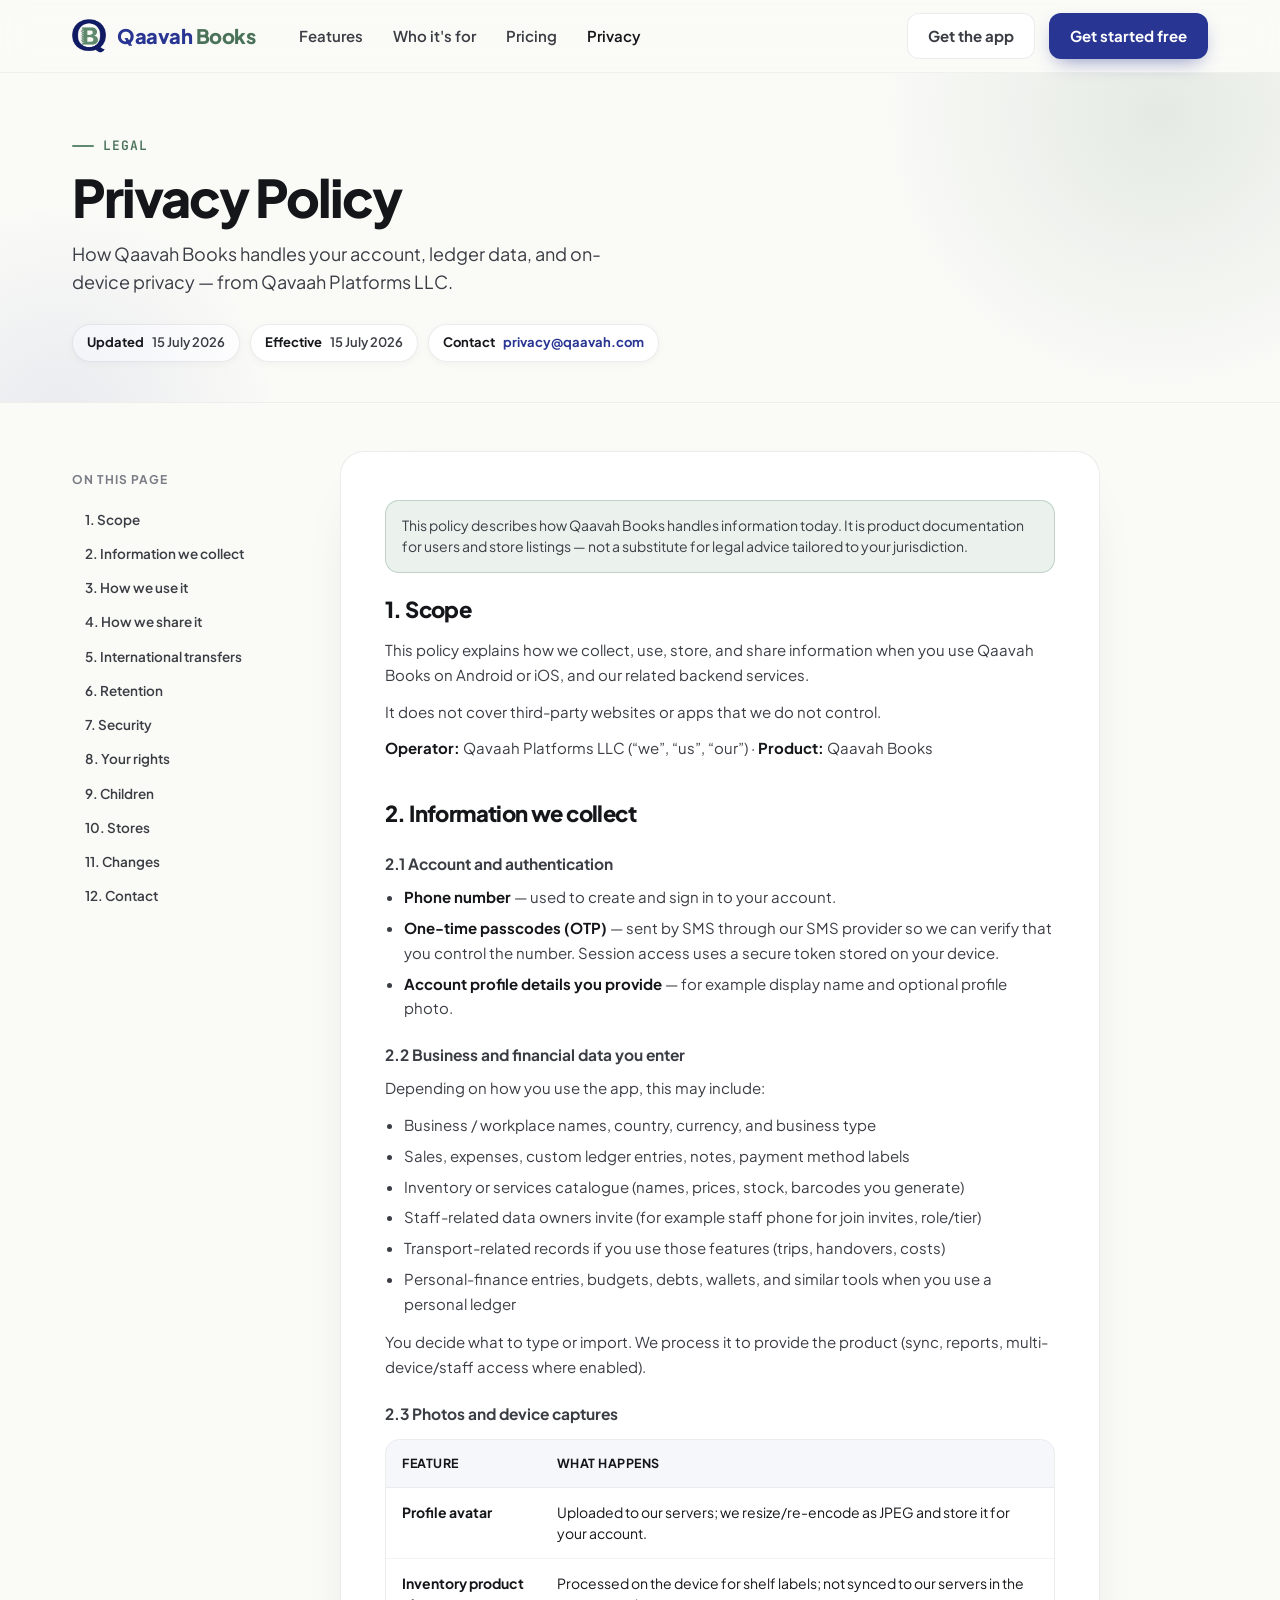
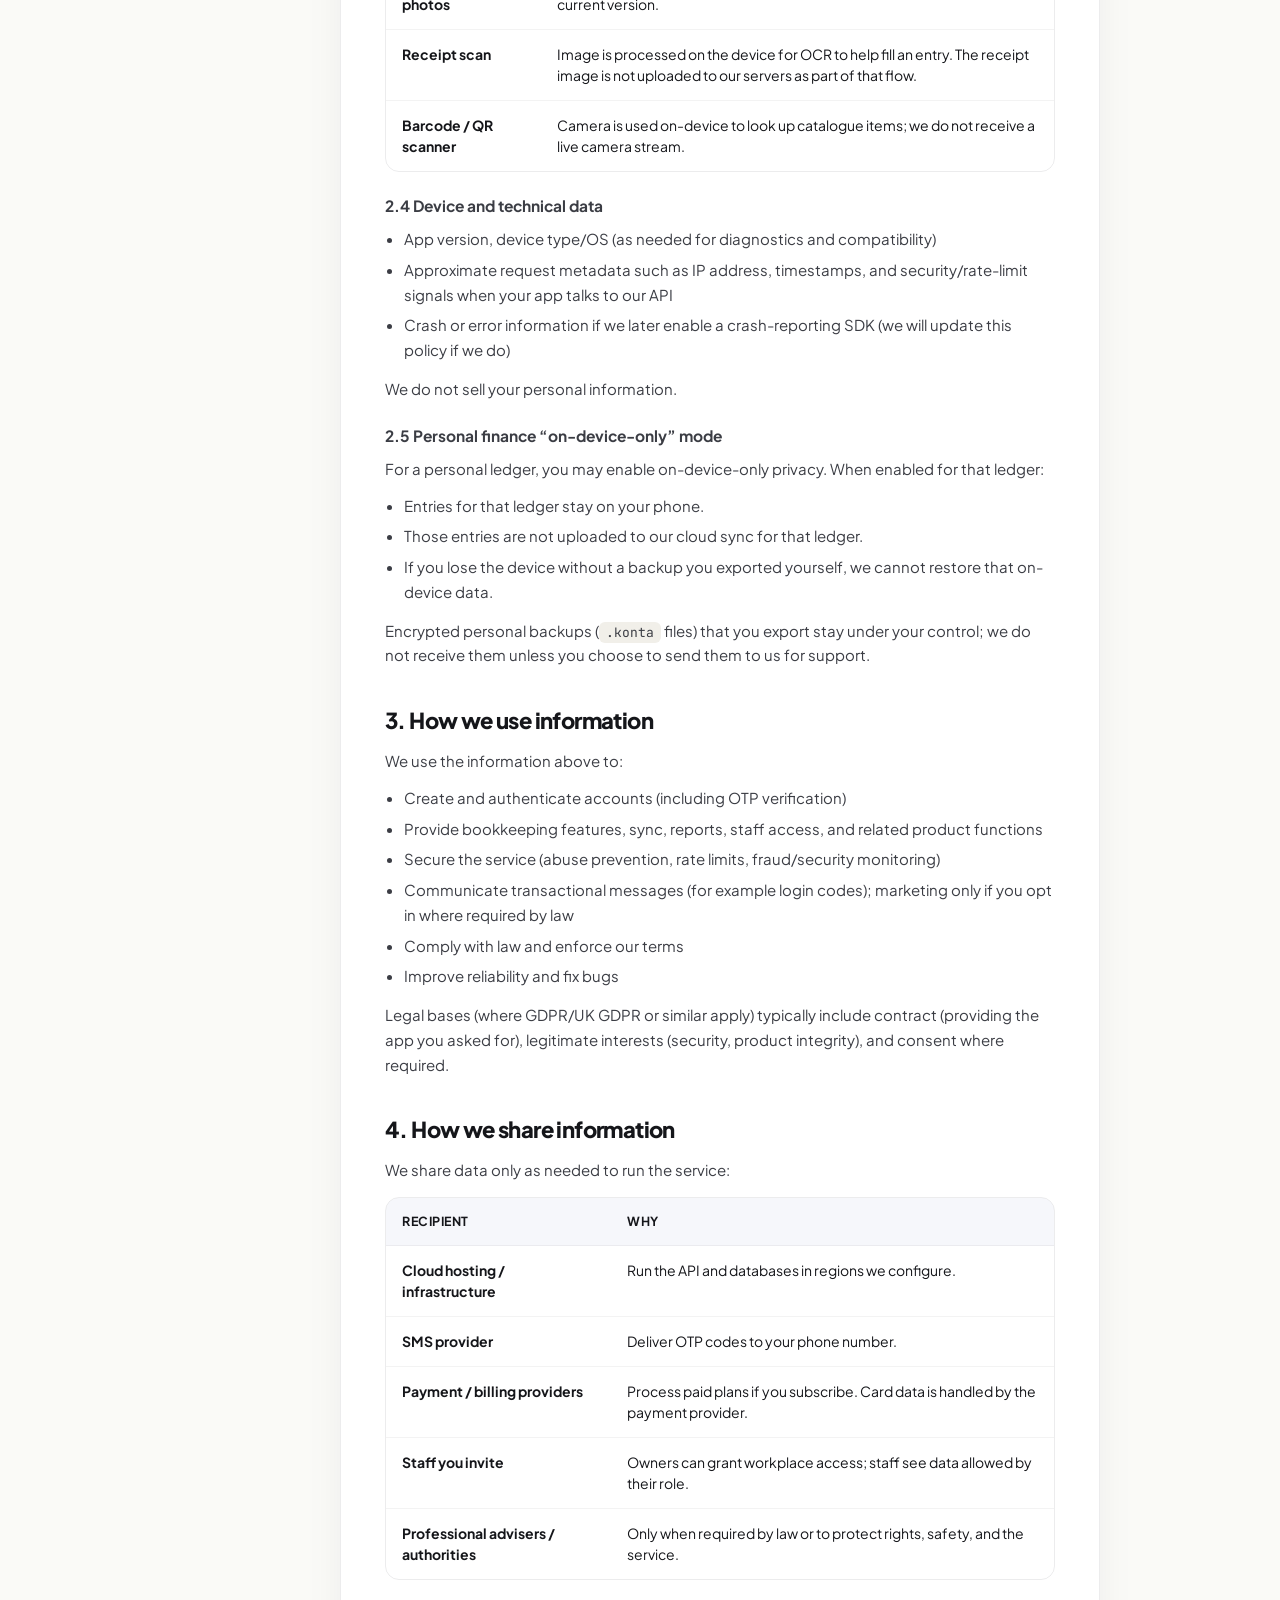
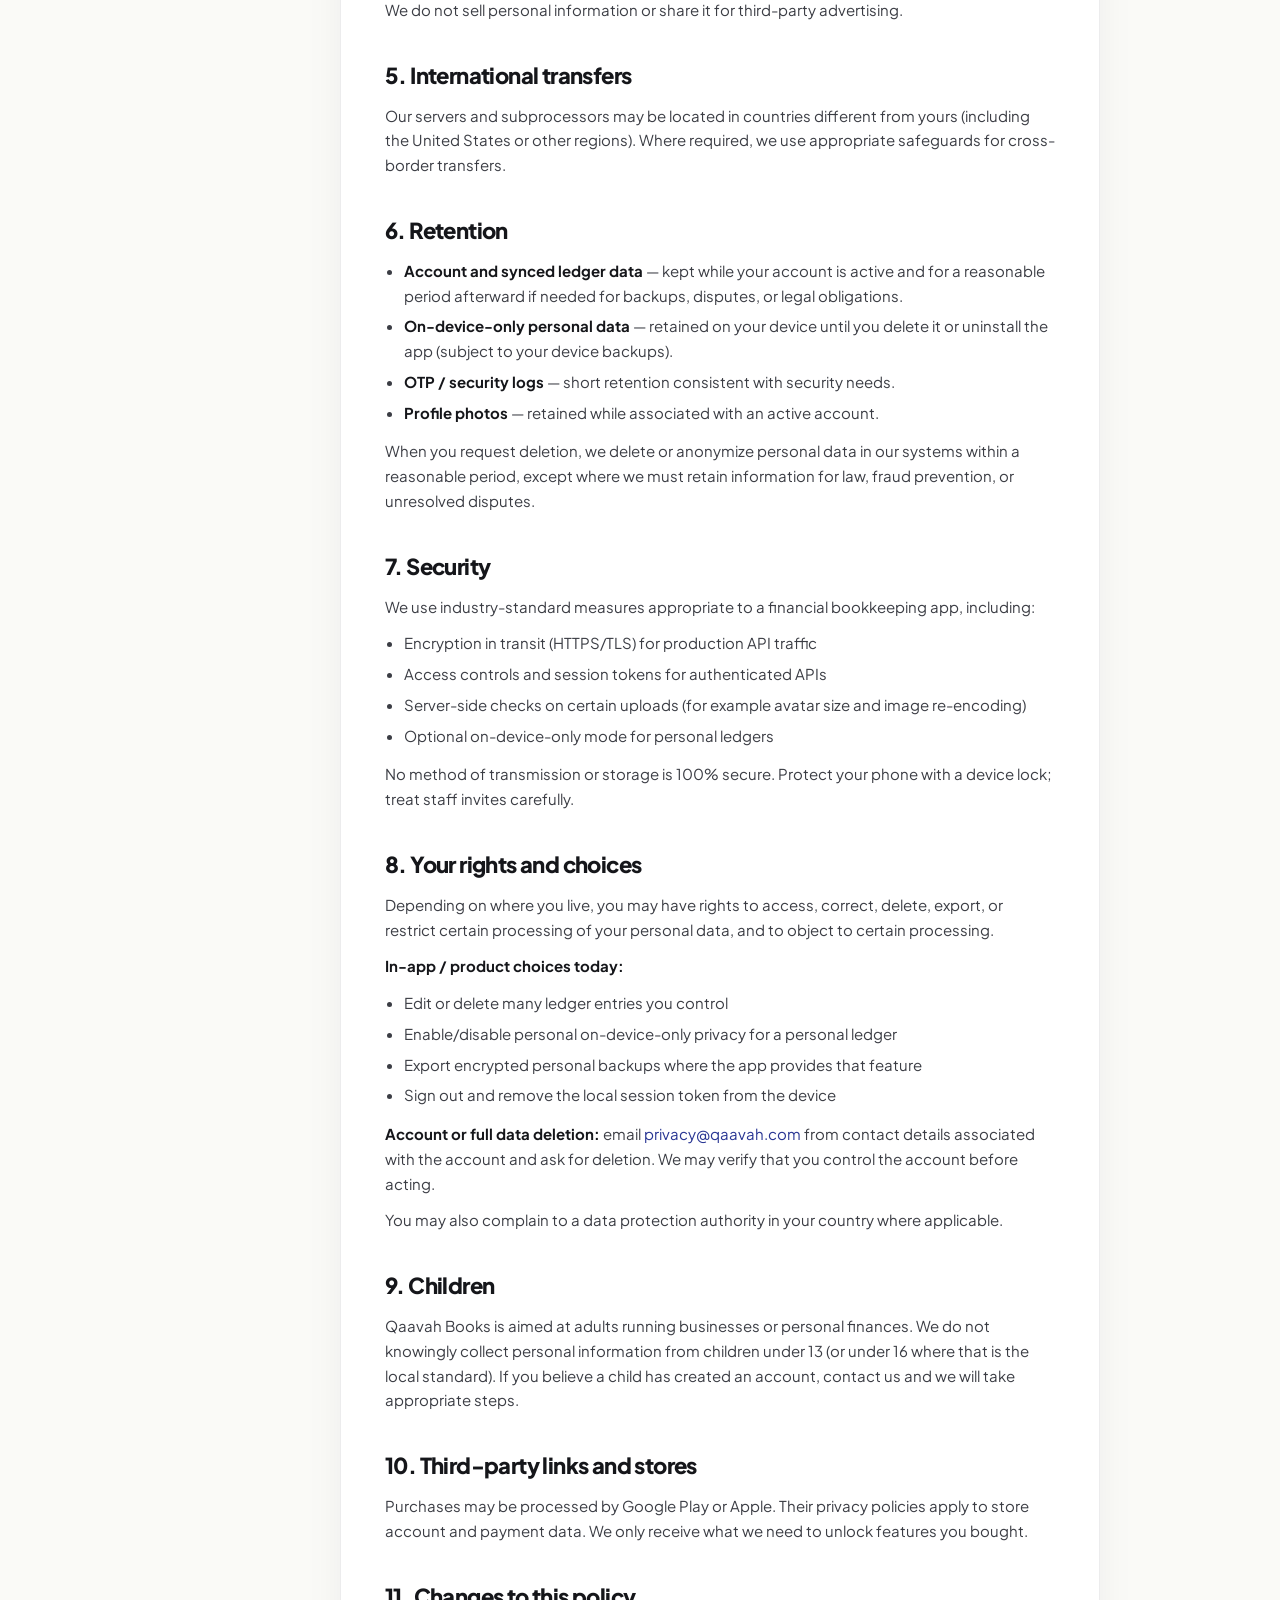
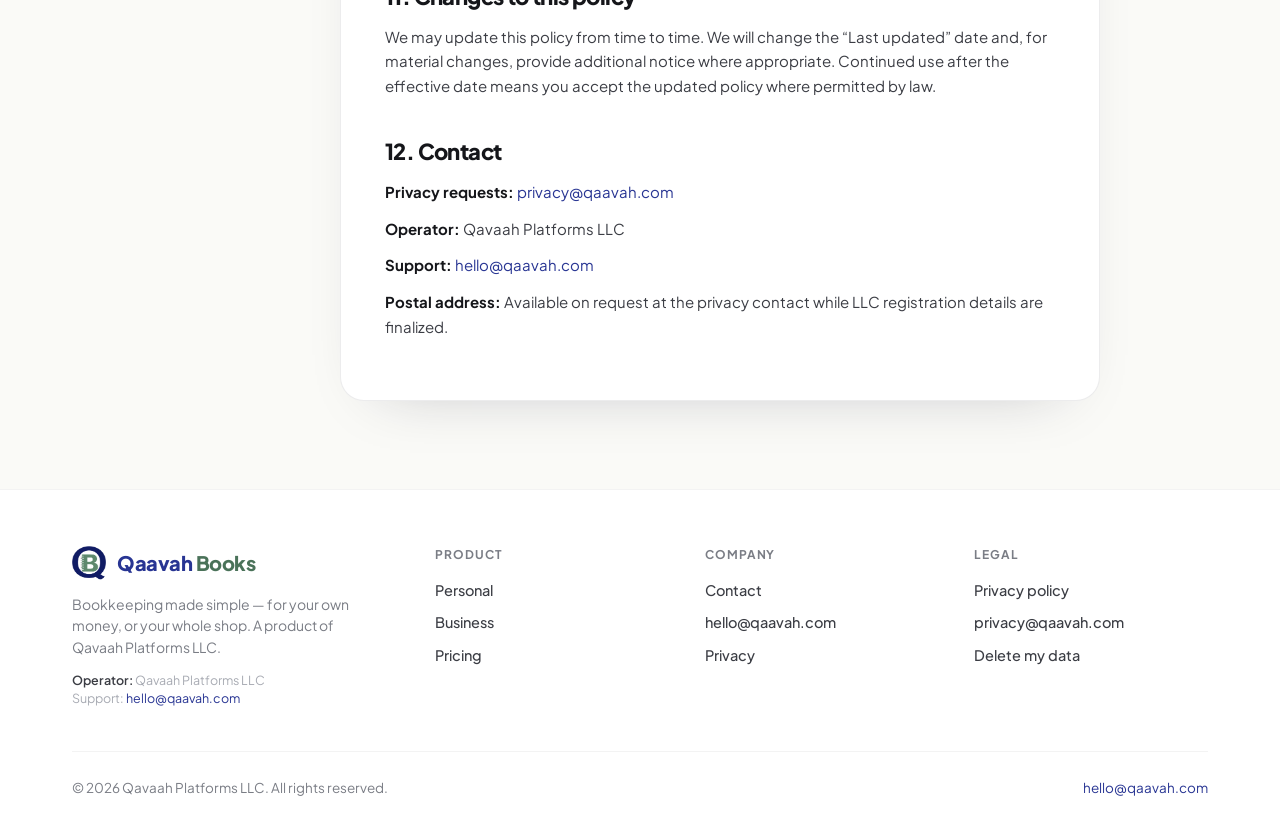
<file: privacy/index.html>
<!DOCTYPE html>
<html lang="en">
<head>
<meta charset="UTF-8">
<meta name="viewport" content="width=device-width, initial-scale=1.0">
<title>Privacy Policy | Qaavah Books</title>
<meta name="description" content="Privacy Policy for Qaavah Books by Qavaah Platforms LLC — how we collect, use, and protect your information." />
<meta property="og:title" content="Privacy Policy | Qaavah Books" />
<meta property="og:type" content="website" />
<meta property="og:url" content="https://qaavah.com/privacy/" />
<link rel="canonical" href="https://qaavah.com/privacy/" />
<link rel="icon" type="image/png" href="../assets/logo-mark.png" />
<link rel="preconnect" href="https://fonts.googleapis.com">
<link rel="preconnect" href="https://fonts.gstatic.com" crossorigin>
<link href="https://fonts.googleapis.com/css2?family=Plus+Jakarta+Sans:wght@400;500;600;700;800&family=JetBrains+Mono:wght@400;500;600&display=swap" rel="stylesheet">
<style>
:root{
  --paper:#FAFAF7; --surface:#FFFFFF; --ink:#15161A; --inkSoft:#3B3D44;
  --muted:#7A7D85; --faint:#A8ABB3;
  --ruleSoft:rgba(21,22,34,.08); --ruleHair:rgba(21,22,34,.05);
  --brand:#283593; --brand-deep:#1A237E; --income:#16834A; --expense:#B33A2A; --amber:#B07310;
  --tile:#F1EFE9;
  --sage:#5F8A6E; --sage-deep:#4A7259; --sage-soft:rgba(95,138,110,.12); --sage-border:rgba(95,138,110,.30);
  --sans:'Plus Jakarta Sans',system-ui,sans-serif;
  --mono:'JetBrains Mono',ui-monospace,monospace;
  --maxw:1200px;
}
*{box-sizing:border-box;margin:0;padding:0}
html{-webkit-font-smoothing:antialiased;text-rendering:optimizeLegibility;scroll-behavior:smooth}
body{font-family:var(--sans);color:var(--ink);background:var(--paper);line-height:1.5}
a{color:var(--brand);text-decoration:none}
a:hover{color:var(--brand-deep)}
img{max-width:100%;display:block}
.wrap{max-width:var(--maxw);margin:0 auto;padding:0 32px}

header.nav{position:sticky;top:0;z-index:100;background:rgba(250,250,247,.82);backdrop-filter:saturate(160%) blur(14px);border-bottom:1px solid var(--ruleHair);transition:box-shadow .3s ease}
header.nav.scrolled{box-shadow:0 10px 30px -18px rgba(20,22,45,.25)}
.nav .row{display:flex;align-items:center;gap:36px;height:72px}
.brand{display:flex;align-items:center;gap:11px;flex-shrink:0}
.brand img.mark{width:34px;height:34px;border-radius:8px}
.brand .wm{font-size:20px;font-weight:800;letter-spacing:-.5px;line-height:1}
.brand .wm .qa{color:var(--brand)}.brand .wm .bk{color:var(--sage-deep)}
.navlinks{display:flex;gap:30px;margin-left:8px}
.navlinks a{color:var(--inkSoft);font-size:15px;font-weight:600}
.navlinks a:hover,.navlinks a.on{color:var(--ink)}
.nav .cta{margin-left:auto;display:flex;align-items:center;gap:14px}
.btn{display:inline-flex;align-items:center;justify-content:center;gap:8px;font-family:var(--sans);font-weight:700;font-size:15px;border-radius:12px;padding:11px 20px;cursor:pointer;border:1.5px solid transparent;transition:transform .12s ease,box-shadow .2s ease,background .2s ease;white-space:nowrap}
.btn:active{transform:translateY(1px)}
.btn-primary{background:var(--brand);color:#fff;box-shadow:0 8px 20px -8px rgba(40,53,147,.6)}
.btn-primary:hover{background:var(--brand-deep);color:#fff}
.btn-ghost{color:var(--inkSoft);border-color:var(--ruleSoft);background:var(--surface)}
.btn-ghost:hover{border-color:var(--muted);color:var(--ink)}

.page-hero{position:relative;overflow:hidden;padding:56px 0 40px;border-bottom:1px solid var(--ruleHair)}
.page-hero::before{content:"";position:absolute;width:640px;height:640px;border-radius:50%;background:radial-gradient(circle,rgba(95,138,110,.14),transparent 62%);top:-280px;right:-200px;pointer-events:none}
.page-hero::after{content:"";position:absolute;width:480px;height:480px;border-radius:50%;background:radial-gradient(circle,rgba(40,53,147,.08),transparent 64%);bottom:-260px;left:-180px;pointer-events:none}
.page-hero .inner{position:relative;max-width:760px}
.eyebrow{display:inline-flex;align-items:center;gap:9px;font-family:var(--mono);font-size:13px;font-weight:600;letter-spacing:.08em;text-transform:uppercase;color:var(--sage-deep)}
.eyebrow::before{content:"";width:22px;height:2px;background:var(--sage);border-radius:2px}
.page-hero h1{font-size:52px;font-weight:800;letter-spacing:-2px;line-height:1.05;margin-top:14px;text-wrap:balance}
.page-hero .lede{font-size:18px;color:var(--inkSoft);margin-top:16px;max-width:540px;line-height:1.55}
.meta-row{display:flex;flex-wrap:wrap;gap:10px;margin-top:28px}
.chip{display:inline-flex;align-items:center;gap:8px;background:var(--surface);border:1px solid var(--ruleSoft);border-radius:100px;padding:8px 14px;font-size:13px;font-weight:600;color:var(--inkSoft);box-shadow:0 2px 8px rgba(21,22,34,.04)}
.chip b{color:var(--ink);font-weight:700}
.chip a{font-weight:700}

.legal-shell{padding:48px 0 88px}
.legal-layout{display:grid;grid-template-columns:220px minmax(0,760px);gap:48px;align-items:start}
.toc{position:sticky;top:96px;padding:20px 0}
.toc h4{font-size:12px;font-weight:700;text-transform:uppercase;letter-spacing:.08em;color:var(--muted);margin-bottom:14px}
.toc a{display:block;font-size:13.5px;font-weight:600;color:var(--inkSoft);padding:7px 0;border-left:2px solid transparent;padding-left:12px;margin-left:-1px}
.toc a:hover{color:var(--brand);border-left-color:var(--sage)}

.legal{background:var(--surface);border:1px solid var(--ruleSoft);border-radius:24px;padding:40px 44px 48px;box-shadow:0 24px 60px -40px rgba(20,22,45,.28)}
.legal h2{font-size:22px;font-weight:800;letter-spacing:-.6px;margin:36px 0 12px;color:var(--ink)}
.legal h2:first-of-type{margin-top:8px}
.legal h3{font-size:15.5px;font-weight:700;margin:22px 0 10px;color:var(--inkSoft)}
.legal p,.legal li{font-size:15px;color:var(--inkSoft);line-height:1.65}
.legal p{margin:0 0 12px}
.legal ul{padding-left:1.2rem;margin:0 0 14px}
.legal li{margin:6px 0}
.legal strong{color:var(--ink);font-weight:700}
.legal code{font-family:var(--mono);font-size:13px;background:var(--tile);padding:2px 7px;border-radius:6px}
.legal table{width:100%;border-collapse:separate;border-spacing:0;margin:14px 0 18px;font-size:14px;overflow:hidden;border:1px solid var(--ruleSoft);border-radius:14px}
.legal th,.legal td{padding:14px 16px;text-align:left;vertical-align:top;border-bottom:1px solid var(--ruleHair)}
.legal th{background:rgba(40,53,147,.04);color:var(--ink);font-weight:700;font-size:12.5px;letter-spacing:.04em;text-transform:uppercase}
.legal tr:last-child td{border-bottom:none}
.legal .callout{background:var(--sage-soft);border:1px solid var(--sage-border);border-radius:14px;padding:14px 16px;font-size:14px;color:var(--inkSoft);margin:8px 0 20px;line-height:1.55}

footer{border-top:1px solid var(--ruleHair);padding:56px 0 40px;background:var(--surface)}
.foot{display:grid;grid-template-columns:1.4fr 1fr 1fr 1fr;gap:36px}
.foot .about{max-width:280px}
.foot .about p{font-size:14px;color:var(--muted);margin-top:14px;line-height:1.55}
.fcol h4{font-size:12px;font-weight:700;text-transform:uppercase;letter-spacing:.08em;color:var(--muted);margin-bottom:16px}
.fcol a{display:block;font-size:14.5px;color:var(--inkSoft);font-weight:500;margin-bottom:11px}
.fcol a:hover{color:var(--ink)}
.foot-btm{display:flex;align-items:center;justify-content:space-between;margin-top:44px;padding-top:26px;border-top:1px solid var(--ruleHair);font-size:13.5px;color:var(--muted);flex-wrap:wrap;gap:14px}

@media (max-width:940px){
  .legal-layout{grid-template-columns:1fr;gap:24px}
  .toc{position:static;display:flex;flex-wrap:wrap;gap:4px 16px;padding:0 0 8px;border-bottom:1px solid var(--ruleHair)}
  .toc h4{width:100%;margin-bottom:6px}
  .toc a{border:none;padding:6px 0;margin:0}
  .navlinks{display:none}
  .foot{grid-template-columns:1fr 1fr}
  .page-hero h1{font-size:40px}
}
@media (max-width:560px){
  .wrap{padding:0 20px}
  .legal{padding:28px 22px 36px;border-radius:18px}
  .page-hero{padding:40px 0 28px}
  .page-hero h1{font-size:34px}
  .foot{grid-template-columns:1fr}
}
</style>
</head>
<body>

<header class="nav">
  <div class="wrap row">
    <a class="brand" href="/">
      <img class="mark" src="../assets/logo-mark.png" width="34" height="34" alt="Qaavah Books" />
      <span class="wm"><span class="qa">Qaavah</span> <span class="bk">Books</span></span>
    </a>
    <nav class="navlinks">
      <a href="/#features">Features</a>
      <a href="/#who">Who it's for</a>
      <a href="/#pricing">Pricing</a>
      <a class="on" href="/privacy/">Privacy</a>
    </nav>
    <div class="cta">
      <a href="/#get" class="btn btn-ghost">Get the app</a>
      <a href="/#get" class="btn btn-primary">Get started free</a>
    </div>
  </div>
</header>

<section class="page-hero">
  <div class="wrap">
    <div class="inner">
      <span class="eyebrow">Legal</span>
      <h1>Privacy Policy</h1>
      <p class="lede">How Qaavah Books handles your account, ledger data, and on-device privacy — from Qavaah Platforms LLC.</p>
      <div class="meta-row">
        <span class="chip"><b>Updated</b> 15 July 2026</span>
        <span class="chip"><b>Effective</b> 15 July 2026</span>
        <span class="chip"><b>Contact</b> <a href="mailto:privacy@qaavah.com">privacy@qaavah.com</a></span>
      </div>
    </div>
  </div>
</section>

<div class="legal-shell">
  <div class="wrap legal-layout">
    <aside class="toc" aria-label="On this page">
      <h4>On this page</h4>
      <a href="#scope">1. Scope</a>
      <a href="#collect">2. Information we collect</a>
      <a href="#use">3. How we use it</a>
      <a href="#share">4. How we share it</a>
      <a href="#transfers">5. International transfers</a>
      <a href="#retention">6. Retention</a>
      <a href="#security">7. Security</a>
      <a href="#rights">8. Your rights</a>
      <a href="#children">9. Children</a>
      <a href="#stores">10. Stores</a>
      <a href="#changes">11. Changes</a>
      <a href="#contact">12. Contact</a>
    </aside>

    <article class="legal">
      <div class="callout">
        This policy describes how Qaavah Books handles information today. It is product documentation for users and store listings — not a substitute for legal advice tailored to your jurisdiction.
      </div>

      <h2 id="scope">1. Scope</h2>
      <p>This policy explains how we collect, use, store, and share information when you use Qaavah Books on Android or iOS, and our related backend services.</p>
      <p>It does not cover third-party websites or apps that we do not control.</p>
      <p><strong>Operator:</strong> Qavaah Platforms LLC (“we”, “us”, “our”) · <strong>Product:</strong> Qaavah Books</p>

      <h2 id="collect">2. Information we collect</h2>

      <h3>2.1 Account and authentication</h3>
      <ul>
        <li><strong>Phone number</strong> — used to create and sign in to your account.</li>
        <li><strong>One-time passcodes (OTP)</strong> — sent by SMS through our SMS provider so we can verify that you control the number. Session access uses a secure token stored on your device.</li>
        <li><strong>Account profile details you provide</strong> — for example display name and optional profile photo.</li>
      </ul>

      <h3>2.2 Business and financial data you enter</h3>
      <p>Depending on how you use the app, this may include:</p>
      <ul>
        <li>Business / workplace names, country, currency, and business type</li>
        <li>Sales, expenses, custom ledger entries, notes, payment method labels</li>
        <li>Inventory or services catalogue (names, prices, stock, barcodes you generate)</li>
        <li>Staff-related data owners invite (for example staff phone for join invites, role/tier)</li>
        <li>Transport-related records if you use those features (trips, handovers, costs)</li>
        <li>Personal-finance entries, budgets, debts, wallets, and similar tools when you use a personal ledger</li>
      </ul>
      <p>You decide what to type or import. We process it to provide the product (sync, reports, multi-device/staff access where enabled).</p>

      <h3>2.3 Photos and device captures</h3>
      <table>
        <thead>
          <tr><th>Feature</th><th>What happens</th></tr>
        </thead>
        <tbody>
          <tr>
            <td><strong>Profile avatar</strong></td>
            <td>Uploaded to our servers; we resize/re-encode as JPEG and store it for your account.</td>
          </tr>
          <tr>
            <td><strong>Inventory product photos</strong></td>
            <td>Processed on the device for shelf labels; not synced to our servers in the current version.</td>
          </tr>
          <tr>
            <td><strong>Receipt scan</strong></td>
            <td>Image is processed on the device for OCR to help fill an entry. The receipt image is not uploaded to our servers as part of that flow.</td>
          </tr>
          <tr>
            <td><strong>Barcode / QR scanner</strong></td>
            <td>Camera is used on-device to look up catalogue items; we do not receive a live camera stream.</td>
          </tr>
        </tbody>
      </table>

      <h3>2.4 Device and technical data</h3>
      <ul>
        <li>App version, device type/OS (as needed for diagnostics and compatibility)</li>
        <li>Approximate request metadata such as IP address, timestamps, and security/rate-limit signals when your app talks to our API</li>
        <li>Crash or error information if we later enable a crash-reporting SDK (we will update this policy if we do)</li>
      </ul>
      <p>We do not sell your personal information.</p>

      <h3>2.5 Personal finance “on-device-only” mode</h3>
      <p>For a personal ledger, you may enable on-device-only privacy. When enabled for that ledger:</p>
      <ul>
        <li>Entries for that ledger stay on your phone.</li>
        <li>Those entries are not uploaded to our cloud sync for that ledger.</li>
        <li>If you lose the device without a backup you exported yourself, we cannot restore that on-device data.</li>
      </ul>
      <p>Encrypted personal backups (<code>.konta</code> files) that you export stay under your control; we do not receive them unless you choose to send them to us for support.</p>

      <h2 id="use">3. How we use information</h2>
      <p>We use the information above to:</p>
      <ul>
        <li>Create and authenticate accounts (including OTP verification)</li>
        <li>Provide bookkeeping features, sync, reports, staff access, and related product functions</li>
        <li>Secure the service (abuse prevention, rate limits, fraud/security monitoring)</li>
        <li>Communicate transactional messages (for example login codes); marketing only if you opt in where required by law</li>
        <li>Comply with law and enforce our terms</li>
        <li>Improve reliability and fix bugs</li>
      </ul>
      <p>Legal bases (where GDPR/UK GDPR or similar apply) typically include contract (providing the app you asked for), legitimate interests (security, product integrity), and consent where required.</p>

      <h2 id="share">4. How we share information</h2>
      <p>We share data only as needed to run the service:</p>
      <table>
        <thead>
          <tr><th>Recipient</th><th>Why</th></tr>
        </thead>
        <tbody>
          <tr>
            <td><strong>Cloud hosting / infrastructure</strong></td>
            <td>Run the API and databases in regions we configure.</td>
          </tr>
          <tr>
            <td><strong>SMS provider</strong></td>
            <td>Deliver OTP codes to your phone number.</td>
          </tr>
          <tr>
            <td><strong>Payment / billing providers</strong></td>
            <td>Process paid plans if you subscribe. Card data is handled by the payment provider.</td>
          </tr>
          <tr>
            <td><strong>Staff you invite</strong></td>
            <td>Owners can grant workplace access; staff see data allowed by their role.</td>
          </tr>
          <tr>
            <td><strong>Professional advisers / authorities</strong></td>
            <td>Only when required by law or to protect rights, safety, and the service.</td>
          </tr>
        </tbody>
      </table>
      <p>We do not sell personal information or share it for third-party advertising.</p>

      <h2 id="transfers">5. International transfers</h2>
      <p>Our servers and subprocessors may be located in countries different from yours (including the United States or other regions). Where required, we use appropriate safeguards for cross-border transfers.</p>

      <h2 id="retention">6. Retention</h2>
      <ul>
        <li><strong>Account and synced ledger data</strong> — kept while your account is active and for a reasonable period afterward if needed for backups, disputes, or legal obligations.</li>
        <li><strong>On-device-only personal data</strong> — retained on your device until you delete it or uninstall the app (subject to your device backups).</li>
        <li><strong>OTP / security logs</strong> — short retention consistent with security needs.</li>
        <li><strong>Profile photos</strong> — retained while associated with an active account.</li>
      </ul>
      <p>When you request deletion, we delete or anonymize personal data in our systems within a reasonable period, except where we must retain information for law, fraud prevention, or unresolved disputes.</p>

      <h2 id="security">7. Security</h2>
      <p>We use industry-standard measures appropriate to a financial bookkeeping app, including:</p>
      <ul>
        <li>Encryption in transit (HTTPS/TLS) for production API traffic</li>
        <li>Access controls and session tokens for authenticated APIs</li>
        <li>Server-side checks on certain uploads (for example avatar size and image re-encoding)</li>
        <li>Optional on-device-only mode for personal ledgers</li>
      </ul>
      <p>No method of transmission or storage is 100% secure. Protect your phone with a device lock; treat staff invites carefully.</p>

      <h2 id="rights">8. Your rights and choices</h2>
      <p>Depending on where you live, you may have rights to access, correct, delete, export, or restrict certain processing of your personal data, and to object to certain processing.</p>
      <p><strong>In-app / product choices today:</strong></p>
      <ul>
        <li>Edit or delete many ledger entries you control</li>
        <li>Enable/disable personal on-device-only privacy for a personal ledger</li>
        <li>Export encrypted personal backups where the app provides that feature</li>
        <li>Sign out and remove the local session token from the device</li>
      </ul>
      <p><strong>Account or full data deletion:</strong> email <a href="mailto:privacy@qaavah.com">privacy@qaavah.com</a> from contact details associated with the account and ask for deletion. We may verify that you control the account before acting.</p>
      <p>You may also complain to a data protection authority in your country where applicable.</p>

      <h2 id="children">9. Children</h2>
      <p>Qaavah Books is aimed at adults running businesses or personal finances. We do not knowingly collect personal information from children under 13 (or under 16 where that is the local standard). If you believe a child has created an account, contact us and we will take appropriate steps.</p>

      <h2 id="stores">10. Third-party links and stores</h2>
      <p>Purchases may be processed by Google Play or Apple. Their privacy policies apply to store account and payment data. We only receive what we need to unlock features you bought.</p>

      <h2 id="changes">11. Changes to this policy</h2>
      <p>We may update this policy from time to time. We will change the “Last updated” date and, for material changes, provide additional notice where appropriate. Continued use after the effective date means you accept the updated policy where permitted by law.</p>

      <h2 id="contact">12. Contact</h2>
      <p><strong>Privacy requests:</strong> <a href="mailto:privacy@qaavah.com">privacy@qaavah.com</a></p>
      <p><strong>Operator:</strong> Qavaah Platforms LLC</p>
      <p><strong>Support:</strong> <a href="mailto:hello@qaavah.com">hello@qaavah.com</a></p>
      <p><strong>Postal address:</strong> Available on request at the privacy contact while LLC registration details are finalized.</p>
    </article>
  </div>
</div>

<footer>
  <div class="wrap">
    <div class="foot">
      <div class="about">
        <a class="brand" href="/">
          <img class="mark" src="../assets/logo-mark.png" width="30" height="30" alt="" />
          <span class="wm"><span class="qa">Qaavah</span> <span class="bk">Books</span></span>
        </a>
        <p>Bookkeeping made simple — for your own money, or your whole shop. A product of Qavaah Platforms LLC.</p>
        <p style="font-size:12.5px;color:var(--faint);margin-top:12px;line-height:1.45"><b style="color:var(--inkSoft);font-weight:600">Operator:</b> Qavaah Platforms LLC<br>Support: <a href="mailto:hello@qaavah.com">hello@qaavah.com</a></p>
      </div>
      <div class="fcol">
        <h4>Product</h4>
        <a href="/">Personal</a>
        <a href="/business.html">Business</a>
        <a href="/#pricing">Pricing</a>
      </div>
      <div class="fcol">
        <h4>Company</h4>
        <a href="mailto:hello@qaavah.com">Contact</a>
        <a href="mailto:hello@qaavah.com">hello@qaavah.com</a>
        <a href="/privacy/">Privacy</a>
      </div>
      <div class="fcol">
        <h4>Legal</h4>
        <a href="/privacy/">Privacy policy</a>
        <a href="mailto:privacy@qaavah.com">privacy@qaavah.com</a>
        <a href="mailto:privacy@qaavah.com">Delete my data</a>
      </div>
    </div>
    <div class="foot-btm">
      <span>© 2026 Qavaah Platforms LLC. All rights reserved.</span>
      <div class="soc">
        <a href="mailto:hello@qaavah.com">hello@qaavah.com</a>
      </div>
    </div>
  </div>
</footer>

<script>
(function(){
  var nav=document.querySelector('header.nav');
  addEventListener('scroll',function(){nav.classList.toggle('scrolled',scrollY>8)},{passive:true});
})();
</script>
</body>
</html>
</file>
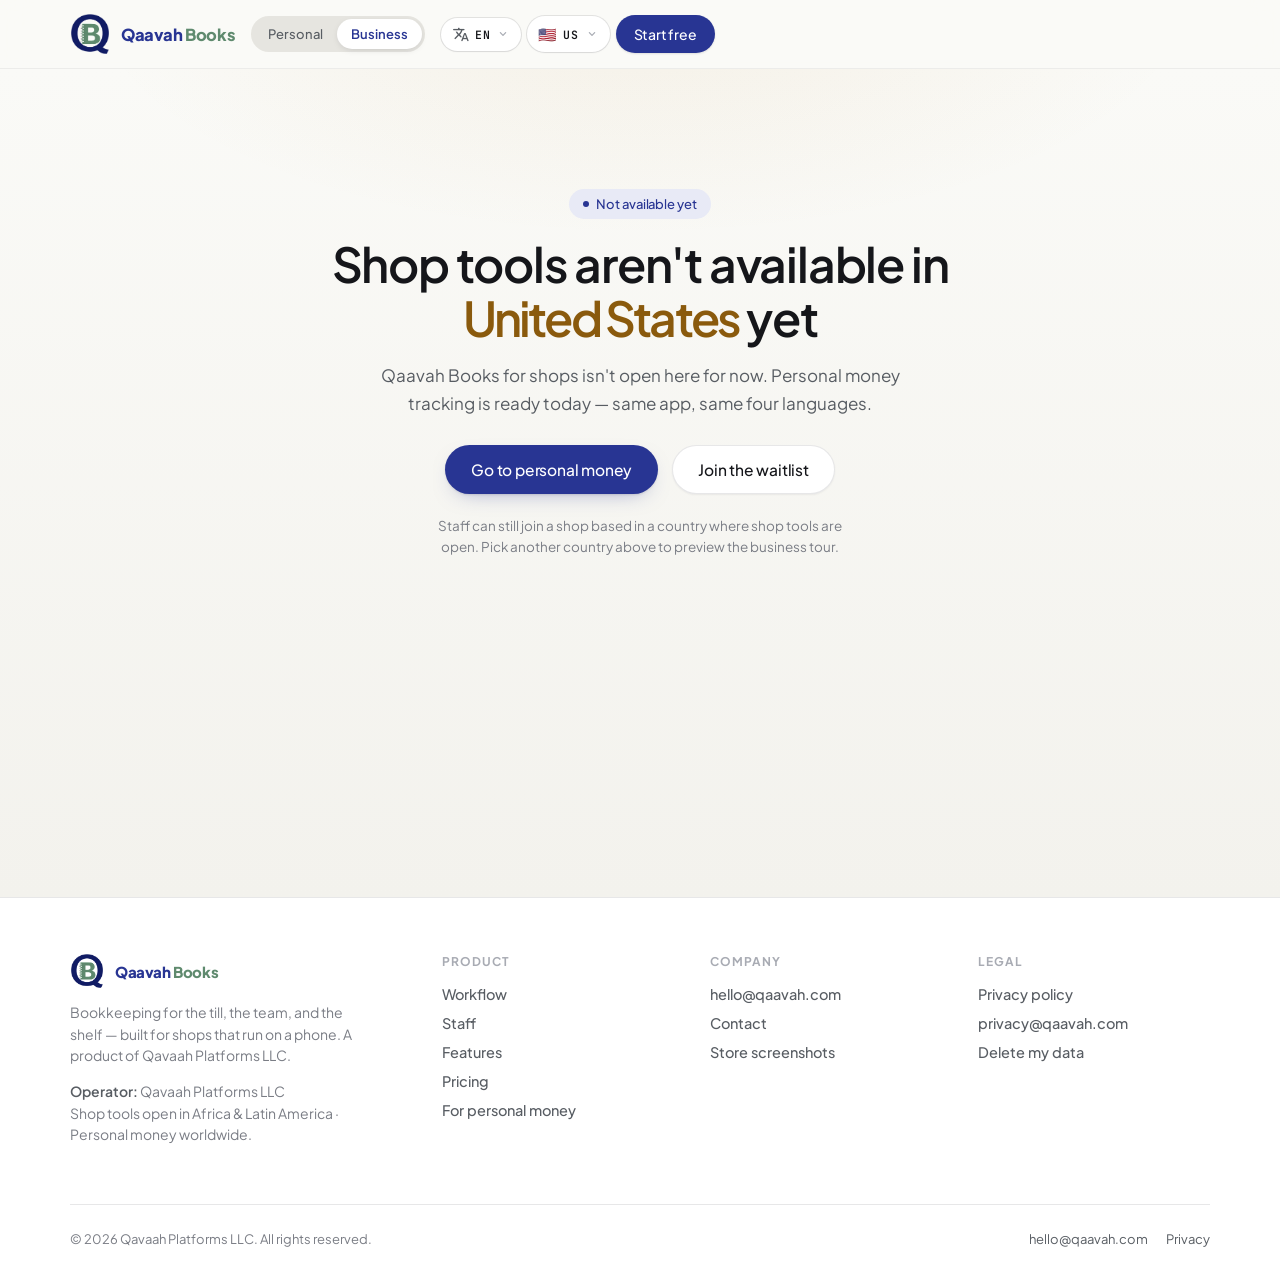
<file: business.html>
<!doctype html>
<html lang="en">
<head>
<meta charset="utf-8">
<meta name="viewport" content="width=device-width, initial-scale=1">
<title>Qaavah Books — Books your shop can actually keep</title>
<link rel="preconnect" href="https://fonts.googleapis.com"><link rel="preconnect" href="https://fonts.gstatic.com" crossorigin>
<link href="https://fonts.googleapis.com/css2?family=Plus+Jakarta+Sans:wght@400;500;600;700&family=JetBrains+Mono:wght@400;500;600;700&display=swap" rel="stylesheet">
<link rel="preload" href="assets/fonts/material-symbols-rounded.woff2" as="font" type="font/woff2" crossorigin>
<style>
@font-face{
  font-family:'Material Symbols Rounded';
  font-style:normal;
  font-weight:400;
  font-display:block;
  src:url('assets/fonts/material-symbols-rounded.woff2') format('woff2');
}
:root{--brand:#283593;--brandDark:#1A237E;--brandTint:#E8EAF6;--brandLift:#C5CAE9;--paper:#FAFAF7;--bone:#F4F1E9;--ink:#15161A;--muted:#7A7D85;--faint:#A8ABB3;--body:#585D63;--rule:rgba(21,22,34,.1);--hair:rgba(21,22,34,.06);--income:#16834A;--incomeTint:#E7F3EC;--expense:#B33A2A;--expenseTint:#F8EBE8;--amber:#B07310;--amberText:#B45309;--amberTint:#FBF1DD;--gold:#D4A017;--sage:#5F8A6E}
*{box-sizing:border-box}
html{scroll-behavior:smooth}
body{margin:0;background:var(--paper);color:var(--ink);font-family:"Geist","Plus Jakarta Sans",system-ui,sans-serif;-webkit-font-smoothing:antialiased;text-wrap:pretty;overflow-x:hidden}
a{color:var(--brand);text-decoration:none}a:hover{color:var(--brandDark)}
.phone,.gsc{font-family:"Plus Jakarta Sans",system-ui,sans-serif}
/* No sans-serif fallback — that is what turned "menu"/"translate" into readable words when the icon font was slow. */
.msr{font-family:'Material Symbols Rounded';font-weight:400;font-style:normal;font-size:22px;line-height:1;letter-spacing:normal;text-transform:none;display:inline-block;white-space:nowrap;word-wrap:normal;direction:ltr;vertical-align:middle;overflow:hidden;-webkit-font-feature-settings:'liga';font-feature-settings:'liga';-webkit-font-smoothing:antialiased}
.wrap{max-width:1200px;margin:0 auto;padding:0 30px}
.tag{display:inline-flex;align-items:center;gap:7px;font-size:13px;font-weight:500;letter-spacing:-.1px;color:var(--brand);background:var(--brandTint);padding:7px 14px;border-radius:999px}
.tag::before{content:"";width:6px;height:6px;border-radius:50%;background:var(--brand)}
.btn{display:inline-flex;align-items:center;gap:9px;border:none;font-family:inherit;background:var(--brand);color:#fff;font-size:15.5px;font-weight:500;letter-spacing:-.2px;padding:15px 26px;border-radius:999px;cursor:pointer;transition:background .2s,box-shadow .2s,transform .2s;box-shadow:0 1px 2px rgba(21,22,34,.1),0 8px 22px -12px rgba(40,53,147,.5)}
.btn:hover{background:var(--brandDark);color:#fff;transform:translateY(-1px);box-shadow:0 1px 2px rgba(21,22,34,.1),0 14px 30px -14px rgba(40,53,147,.55)}
.btn.line{background:#fff;color:var(--ink);box-shadow:inset 0 0 0 1px var(--rule),0 1px 2px rgba(21,22,34,.06)}
.btn.line:hover{background:#fff;color:var(--ink);box-shadow:inset 0 0 0 1px rgba(21,22,34,.22),0 8px 20px -12px rgba(21,22,34,.3);transform:translateY(-1px)}
.btn.sm{padding:10px 18px;font-size:14px;box-shadow:0 1px 2px rgba(21,22,34,.12)}
h1{font-size:clamp(44px,6.6vw,92px);font-weight:600;letter-spacing:-4px;line-height:.96;margin:20px 0 0}
h1 em{font-style:normal;font-weight:600;color:var(--brand);letter-spacing:-4px}
h2{font-size:clamp(34px,4.4vw,56px);font-weight:600;letter-spacing:-2.4px;line-height:1.02;margin:18px 0 0}
h2 em{font-style:normal;font-weight:600;color:var(--brand);letter-spacing:-2.4px}
.slede{font-size:17.5px;line-height:1.65;color:var(--body);margin-top:18px;max-width:58ch}
section{padding:96px 0}
/* nav */
nav{position:sticky;top:0;z-index:60;background:rgba(250,250,247,.9);backdrop-filter:blur(16px);border-bottom:1px solid var(--hair)}
section[id]{scroll-margin-top:72px}
.navin{max-width:1200px;margin:0 auto;padding:14px 30px;display:flex;align-items:center;gap:28px}
.brand{display:flex;align-items:center;gap:11px;font-size:16.5px;letter-spacing:-.4px;color:var(--ink)}
.brand img{width:40px;height:40px;object-fit:contain;display:block}
.brand b{font-weight:800;color:var(--brand)}
.brand i{font-style:normal;font-weight:800;color:var(--sage)}
.nlinks{display:flex;gap:26px;margin-left:auto;font-size:14px;letter-spacing:-.1px}
.nlinks a{color:var(--body)}.nlinks a:hover{color:var(--ink)}
/* hero — replaced by Xero-style block below */
.types{display:flex;gap:8px;flex-wrap:wrap;margin-top:34px}
.type{background:#fff;border-radius:999px;padding:8px 15px;font-size:13.5px;font-weight:500;box-shadow:0 1px 2px rgba(21,22,34,.05),0 6px 18px -14px rgba(21,22,34,.3)}
/* flow */
.flowin{display:grid;grid-template-columns:1fr 372px;grid-template-areas:"head phone" "body phone";gap:60px;align-items:start}
.flow-head{grid-area:head}
.flow-body{grid-area:body;min-width:0}
.flowin > .phone{grid-area:phone;align-self:center}
.steps{margin-top:36px;display:flex;flex-direction:column;gap:6px}
.step{display:grid;grid-template-columns:38px 1fr;gap:16px;padding:16px 18px;border-radius:18px;cursor:pointer;position:relative;overflow:hidden;opacity:.5;transition:opacity .3s,background .3s}
.step.on{opacity:1;background:#fff;box-shadow:0 1px 2px rgba(21,22,34,.05),0 14px 34px -22px rgba(21,22,34,.3)}
.step .n{font-family:"JetBrains Mono",monospace;font-size:11.5px;font-weight:500;color:var(--brand);padding-top:4px}
.step h4{margin:0;font-size:19px;font-weight:600;letter-spacing:-.6px}
.step p{margin:5px 0 0;font-size:14.5px;line-height:1.55;color:var(--body)}
.step .bar{position:absolute;left:0;bottom:0;height:2px;width:0;background:var(--brand);border-radius:2px}
.step.on .bar{animation:fill 4.4s linear forwards}
@keyframes fill{from{width:0}to{width:100%}}
.flowctl{display:flex;align-items:center;gap:14px;margin-top:22px;padding-left:18px;font-family:"JetBrains Mono",monospace;font-size:11.5px;color:var(--body)}
.flowctl button{border:none;background:#fff;font-family:inherit;font-size:11px;letter-spacing:.06em;text-transform:uppercase;padding:9px 16px;border-radius:999px;cursor:pointer;color:var(--brand);box-shadow:0 1px 2px rgba(21,22,34,.08),0 6px 16px -10px rgba(21,22,34,.3)}
.flowctl button:hover{background:var(--brand);color:#fff}
/* device */
.phone{width:372px;height:756px;border-radius:34px;padding:4px;background:#0C0D14;box-shadow:0 30px 70px -24px rgba(21,22,34,.5)}
.screen{position:relative;width:100%;height:100%;background:var(--paper);border-radius:30px;overflow:hidden}
.notch{position:absolute;top:0;left:50%;transform:translateX(-50%);width:112px;height:27px;background:#0C0D14;border-bottom-left-radius:16px;border-bottom-right-radius:16px;z-index:20}
.pane{position:absolute;inset:0;display:flex;flex-direction:column;opacity:0;transform:translateY(14px) scale(.985);transition:opacity .45s cubic-bezier(.22,.9,.24,1),transform .45s cubic-bezier(.22,.9,.24,1);pointer-events:none}
.pane.on{opacity:1;transform:none;pointer-events:auto}
.spane{position:absolute;inset:0;display:flex;flex-direction:column}
.sb{height:46px;flex:0 0 46px;display:flex;align-items:flex-end;justify-content:space-between;padding:0 24px 6px;font-size:13px;font-weight:600}
.pb{flex:1;min-height:0;padding:14px 15px 0;overflow:hidden}
.ph{display:flex;align-items:center;gap:9px;margin-bottom:13px}
.ph .bk{width:32px;height:32px;border-radius:50%;background:#fff;display:grid;place-items:center;flex:0 0 32px;box-shadow:0 3px 10px -6px rgba(21,22,34,.3)}
.ph .bk .msr{font-size:15px;color:var(--muted)}
.ph .tt{flex:1;min-width:0;font-size:17px;font-weight:700;letter-spacing:-.4px}
.pkick{font-family:"JetBrains Mono",monospace;font-size:9.5px;font-weight:500;letter-spacing:.14em;text-transform:uppercase;color:var(--muted)}
.bizrow{display:flex;align-items:center;gap:6px;font-size:14.5px;font-weight:700;letter-spacing:-.3px}
.bizrow .msr{font-size:15px;color:var(--brand)}
.avat{width:34px;height:34px;border-radius:50%;background:var(--brandTint);border:2px solid var(--brand);display:grid;place-items:center;font-size:11px;font-weight:800;color:var(--brand);flex:0 0 34px}
.bell{width:32px;height:32px;border-radius:50%;background:#fff;display:grid;place-items:center;flex:0 0 32px;position:relative;box-shadow:0 3px 10px -6px rgba(21,22,34,.3)}
.bell .msr{font-size:17px;color:var(--ink)}
.bell b{position:absolute;top:-1px;right:-1px;min-width:15px;height:15px;border-radius:8px;background:var(--expense);color:#fff;font-size:8.5px;font-weight:800;display:grid;place-items:center;padding:0 4px;border:2px solid var(--paper)}
.greet{font-size:20px;font-weight:700;letter-spacing:-.7px;margin-top:2px}
.phero{background:var(--brand);color:#fff;border-radius:22px;padding:19px;margin-top:13px;position:relative;overflow:hidden;box-shadow:0 10px 26px -14px rgba(40,53,147,.5)}
.phero::after{content:"";position:absolute;right:-38px;top:-38px;width:140px;height:140px;border-radius:50%;background:rgba(255,255,255,.07)}
.phl{font-family:"JetBrains Mono",monospace;font-size:9px;letter-spacing:.14em;text-transform:uppercase;color:rgba(255,255,255,.78)}
.phv{font-family:"JetBrains Mono",monospace;font-size:34px;font-weight:600;letter-spacing:-1.7px;margin-top:6px}
.phv .c{font-size:16px;color:var(--brandLift);margin-right:2px}
.phc{font-size:11px;color:rgba(255,255,255,.8);margin-top:5px}
.psub{display:flex;margin-top:14px;padding-top:12px;border-top:1px solid rgba(255,255,255,.2)}
.psub div{flex:1}.psub div+div{border-left:1px solid rgba(255,255,255,.2);padding-left:12px}
.psl{font-family:"JetBrains Mono",monospace;font-size:8.5px;letter-spacing:.1em;text-transform:uppercase;color:rgba(255,255,255,.75)}
.psv{display:inline-block;margin-top:4px;font-family:"JetBrains Mono",monospace;font-size:12.5px;font-weight:600;padding:3px 8px;border-radius:7px}
.psv.in{background:#B7E8C9;color:#0C3D24}.psv.out{background:#F6C3B6;color:#5A1B10}
.prow{display:flex;gap:9px;margin-top:11px}
.pcard{flex:1;background:#fff;border-radius:18px;padding:13px;box-shadow:0 4px 14px -8px rgba(21,22,34,.22)}
.pcl{font-family:"JetBrains Mono",monospace;font-size:8.5px;letter-spacing:.1em;text-transform:uppercase;color:var(--muted)}
.pcv{font-family:"JetBrains Mono",monospace;font-size:16px;font-weight:600;letter-spacing:-.6px;margin-top:4px}
.bar2{display:flex;align-items:center;gap:6px;margin-top:6px}
.bar2 .bl{font-family:"JetBrains Mono",monospace;font-size:8px;color:var(--muted);width:22px}
.bar2 .tr{flex:1;height:5px;border-radius:3px;background:var(--rule);overflow:hidden}
.bar2 .tr i{display:block;height:100%;border-radius:3px}
.plist{background:#fff;border-radius:20px;margin-top:12px;overflow:hidden;box-shadow:0 4px 14px -8px rgba(21,22,34,.22)}
.pent{display:flex;align-items:center;gap:12px;padding:12px 14px;border-top:1px solid var(--hair)}
.pent:first-child{border-top:none}
.pei{width:37px;height:37px;border-radius:13px;display:grid;place-items:center;flex:0 0 37px;background:var(--brandTint)}
.pei.in{background:var(--incomeTint)}.pei.out{background:var(--expenseTint)}.pei.am{background:var(--amberTint)}
.pen{font-size:12.5px;font-weight:600}
.pes{font-family:"JetBrains Mono",monospace;font-size:9.5px;color:var(--muted);margin-top:2px}
.pea{font-family:"JetBrains Mono",monospace;font-size:12.5px;font-weight:600}
.badge{display:inline-block;font-size:9px;font-weight:700;padding:3px 7px;border-radius:7px;letter-spacing:.03em}
.b-am{background:var(--amberTint);color:var(--amberText)}
.b-ex{background:var(--expenseTint);color:var(--expense)}
.b-in{background:var(--incomeTint);color:var(--income)}
.b-br{background:var(--brandTint);color:var(--brandDark)}
.ptab{flex:0 0 72px;background:#fff;display:flex;align-items:flex-start;padding:9px 6px 0;box-shadow:0 -8px 24px -16px rgba(21,22,34,.4);position:relative;z-index:3;overflow:visible}
.pt{flex:1;display:flex;flex-direction:column;align-items:center;gap:3px;font-size:9px;font-weight:500;color:var(--muted)}
.pt.on{color:var(--brand);font-weight:600}.pt .msr{font-size:21px}
.pfab{width:54px;height:54px;border-radius:26px;background:var(--brand);display:grid;place-items:center;margin-top:-16px;box-shadow:0 10px 20px -8px rgba(40,53,147,.6);position:relative;z-index:4}
.pfab .msr{font-size:26px;color:#fff}
.pfl{font-size:9px;font-weight:600;color:var(--brand);margin-top:3px}
.segs{display:flex;background:#E6E5E0;border-radius:14px;padding:4px;margin-bottom:6px}
.segs span{flex:1;text-align:center;padding:8px 0;border-radius:11px;font-size:12px;font-weight:500;color:var(--muted)}
.segs span.on{background:#fff;color:var(--ink);font-weight:600;box-shadow:0 2px 8px -4px rgba(21,22,34,.25)}
.amt{text-align:center;padding:22px 0 12px}
.amtv{font-family:"JetBrains Mono",monospace;font-size:52px;font-weight:600;letter-spacing:-2.6px;margin-top:5px}
.amtv .c{font-size:24px;color:var(--muted);margin-right:3px}
.caret{display:inline-block;width:3px;height:38px;background:var(--brand);vertical-align:-4px;margin-left:3px;border-radius:2px}
.chips{display:flex;gap:7px;flex-wrap:wrap}
.chip{background:var(--brandTint);color:var(--brandDark);font-family:"JetBrains Mono",monospace;font-size:11.5px;font-weight:500;padding:8px 13px;border-radius:999px}
.chip.gh{background:#fff;color:var(--muted);box-shadow:0 0 0 1px var(--rule)}
.field{background:#fff;border-radius:14px;padding:13px 15px;font-size:14px;margin-top:10px;display:flex;align-items:center;justify-content:space-between;box-shadow:0 4px 14px -8px rgba(21,22,34,.22)}
.mini{font-family:"JetBrains Mono",monospace;font-size:9.5px;letter-spacing:.12em;text-transform:uppercase;color:var(--muted);margin:15px 0 8px}
.pays{display:grid;grid-template-columns:1fr 1fr;gap:9px}
.pay{background:#fff;border-radius:14px;padding:13px;display:flex;align-items:center;gap:9px;font-size:13px;font-weight:600;box-shadow:0 4px 14px -8px rgba(21,22,34,.22)}
.pay.on{background:var(--brandTint);box-shadow:0 0 0 1.5px var(--brand)}
.pay .msr{font-size:18px;color:var(--brand)}
.cta{background:var(--brand);color:#fff;text-align:center;padding:16px;border-radius:16px;font-size:15px;font-weight:700;margin-top:15px;box-shadow:0 10px 26px -14px rgba(40,53,147,.7)}
.psearch{display:flex;align-items:center;gap:9px;background:#fff;border-radius:999px;padding:11px 14px;font-size:12px;color:var(--faint);margin-top:12px;box-shadow:0 0 0 1px var(--hair),0 4px 14px -10px rgba(21,22,34,.2)}
.strip{display:flex;background:#fff;border-radius:18px;overflow:hidden;margin-top:12px;box-shadow:0 4px 14px -8px rgba(21,22,34,.22)}
.sc{flex:1;text-align:center;padding:12px 0}
.sc+.sc{border-left:1px solid var(--hair)}
.scv{font-family:"JetBrains Mono",monospace;font-size:16px;font-weight:600}
.scl{font-size:9.5px;color:var(--muted);margin-top:3px}
.thumb{width:38px;height:38px;border-radius:12px;background:#EFEDE7;display:grid;place-items:center;font-size:17px;flex:0 0 38px}
.circ{width:38px;height:38px;border-radius:50%;display:grid;place-items:center;color:#fff;font-weight:800;font-size:13px;flex:0 0 38px}
.paid{font-size:9.5px;font-weight:700;color:var(--income);margin-top:5px}
.alert{background:#fff;border-radius:16px;margin-top:12px;overflow:hidden;box-shadow:0 4px 14px -8px rgba(21,22,34,.22)}
.at{display:flex;align-items:flex-start;gap:11px;padding:12px 13px;border-top:1px solid var(--hair)}
.at:first-child{border-top:none}
.aic{width:33px;height:33px;border-radius:11px;display:grid;place-items:center;flex:0 0 33px}
.atl{font-size:12.5px;font-weight:700;line-height:1.3}
.ats{font-size:10.5px;color:var(--muted);margin-top:2px}
.navgrid{display:grid;grid-template-columns:1fr 1fr;gap:9px;margin-top:12px}
.nt{background:#fff;border-radius:16px;padding:12px;position:relative;box-shadow:0 4px 14px -8px rgba(21,22,34,.22)}
.nt .msr{font-size:20px;color:var(--brand)}
.ntl{font-size:12px;font-weight:700;margin-top:8px}
.nts{font-size:10px;color:var(--muted);margin-top:2px;line-height:1.3}
.newp{position:absolute;top:10px;right:10px;background:var(--brandTint);color:var(--brandDark);font-size:7.5px;font-weight:800;letter-spacing:.05em;padding:3px 6px;border-radius:5px}
.bars{display:flex;align-items:flex-end;gap:6px;height:74px;margin-top:12px}
.bars .bc{flex:1;display:flex;flex-direction:column;align-items:center;justify-content:flex-end;height:100%;gap:6px}
.bars i{width:70%;border-radius:5px;background:var(--brandTint)}
.bars i.pk{background:var(--gold)}
.bx{font-size:9px;color:var(--muted)}
.rank{display:flex;align-items:center;gap:11px;padding:11px 0;border-top:1px solid var(--hair)}
.rank:first-child{border-top:none}
.rn{font-family:"JetBrains Mono",monospace;font-size:11px;font-weight:700;color:var(--muted);width:14px}
.rb{height:4px;border-radius:2px;background:var(--brand);margin-top:5px}
.lline{display:flex;justify-content:space-between;align-items:center;padding:11px 0;border-bottom:1px solid var(--hair);font-size:13px}
.lline:last-child{border-bottom:none}
.lline .lv{font-family:"JetBrains Mono",monospace;font-weight:600}
.lline.tot{border-top:2px solid var(--ink);border-bottom:none;padding-top:12px;font-weight:700;margin-top:2px}
.lline.sub{color:var(--muted);font-size:12px;padding-left:12px}
/* edge */
.edge{display:grid;grid-template-columns:repeat(auto-fit,minmax(min(100%,280px),1fr));gap:20px;margin-top:48px}
.ecard{background:#fff;border-radius:24px;padding:24px;box-shadow:0 1px 2px rgba(21,22,34,.05),0 20px 46px -28px rgba(21,22,34,.28)}
.ethem{font-size:12.5px;font-weight:500;color:var(--body);display:flex;align-items:center;gap:8px;padding-bottom:13px;border-bottom:1px solid var(--hair)}
.ethem .msr{font-size:17px;color:var(--body)}
.eus{font-size:16.5px;font-weight:600;letter-spacing:-.4px;line-height:1.35;margin-top:14px;display:flex;gap:10px}
.eus .msr{font-size:19px;color:var(--brand);flex:0 0 auto;margin-top:1px}
.ewhy{font-size:13.5px;line-height:1.6;color:var(--body);margin-top:10px}
/* gallery */
.gal{display:grid;grid-template-columns:repeat(auto-fit,minmax(min(100%,280px),1fr));gap:26px;margin-top:54px}
.gcell{background:#fff;border-radius:26px;padding:24px;box-shadow:0 1px 2px rgba(21,22,34,.05),0 20px 46px -28px rgba(21,22,34,.28)}
.gcell .gt{font-size:19px;font-weight:600;letter-spacing:-.5px;display:flex;align-items:center;gap:10px}
.gcell .gt .msr{font-size:21px;color:var(--brand)}
.gcell .gd{font-size:14px;line-height:1.6;color:var(--body);margin-top:9px}
.gp{background:#0C0D14;border-radius:34px;margin:16px auto 0;padding:7px;max-width:340px;box-shadow:0 18px 40px -22px rgba(21,22,34,.55)}
.gsc{background:var(--paper);border-radius:27px;aspect-ratio:372/756;display:flex;flex-direction:column;overflow:hidden;position:relative}
.mnotch{position:absolute;top:0;left:50%;transform:translateX(-50%);width:78px;height:19px;background:#0C0D14;border-bottom-left-radius:11px;border-bottom-right-radius:11px;z-index:5}
.mst{display:flex;align-items:center;justify-content:space-between;padding:9px 15px 5px;font-family:"JetBrains Mono",monospace;font-size:8px;font-weight:600}
.gpin{flex:1;min-height:0;padding:11px 13px 0;overflow:hidden}
.plus{display:inline-block;font-family:"JetBrains Mono",monospace;font-size:10px;font-weight:600;letter-spacing:.1em;text-transform:uppercase;background:var(--brandTint);color:var(--brandDark);padding:3px 8px;margin-top:14px}
/* pricing */
.pricing{background:linear-gradient(180deg,var(--paper),#EFF0F7)}
.spot{display:grid;grid-template-columns:1fr 372px;gap:60px;align-items:center;margin-top:52px}
.spot.flip .stxt{order:2}
.ticks{list-style:none;margin:24px 0 0;padding:0;display:flex;flex-direction:column;gap:12px}
.ticks li{display:flex;gap:11px;font-size:15px;line-height:1.55;color:var(--body)}
.ticks li b{color:var(--ink);font-weight:600}
.ticks .msr{font-size:19px;color:var(--brand);flex:0 0 auto;margin-top:1px}
.roles{display:flex;gap:10px;margin-top:26px;flex-wrap:wrap}
.role{background:#fff;border-radius:16px;padding:14px 16px;flex:1;min-width:150px;box-shadow:0 1px 2px rgba(21,22,34,.05),0 12px 30px -22px rgba(21,22,34,.3)}
.role .rl{font-family:"JetBrains Mono",monospace;font-size:10px;letter-spacing:.12em;text-transform:uppercase;color:var(--brand)}
.role .rt{font-size:14px;font-weight:600;margin-top:7px;letter-spacing:-.2px}
.role .rs{font-size:12.5px;color:var(--body);margin-top:4px;line-height:1.45}
.hgrid{display:grid;grid-template-columns:repeat(auto-fit,minmax(250px,1fr));gap:18px;margin-top:48px}
.hcard{background:#fff;border-radius:22px;padding:22px;box-shadow:0 1px 2px rgba(21,22,34,.05),0 16px 40px -26px rgba(21,22,34,.28)}
.hic{width:44px;height:44px;border-radius:15px;background:var(--brandTint);display:grid;place-items:center}
.hic .msr{font-size:22px;color:var(--brand)}
.ht{font-size:16.5px;font-weight:600;letter-spacing:-.4px;margin-top:16px}
.hs{font-size:13.5px;line-height:1.6;color:var(--body);margin-top:7px}
.htier{display:inline-block;font-family:"JetBrains Mono",monospace;font-size:9.5px;font-weight:600;letter-spacing:.08em;text-transform:uppercase;background:var(--brandTint);color:var(--brandDark);padding:3px 8px;border-radius:6px;margin-top:13px}
.plans{display:grid;grid-template-columns:repeat(auto-fit,minmax(280px,1fr));gap:22px;margin-top:48px;align-items:start}
.plan{background:#fff;border-radius:26px;padding:28px;box-shadow:0 1px 2px rgba(21,22,34,.05),0 20px 46px -28px rgba(21,22,34,.28)}
.plan.hi{background:var(--brand);color:#fff;box-shadow:0 2px 4px rgba(21,22,34,.08),0 30px 60px -30px rgba(40,53,147,.7);position:relative}
.plan .rec{position:absolute;top:-12px;left:28px;background:var(--gold);color:#241A00;font-size:10.5px;font-weight:800;letter-spacing:.05em;padding:5px 11px;border-radius:7px}
.pn{font-size:13px;font-weight:500;color:var(--body)}
.plan.hi .pn{color:var(--brandLift)}
.pp{font-family:"JetBrains Mono",monospace;font-size:44px;font-weight:600;letter-spacing:-2.2px;margin-top:12px;line-height:1}
.pp small{font-family:"Geist",sans-serif;font-size:14px;font-weight:500;letter-spacing:0;color:var(--body)}
.plan.hi .pp small{color:rgba(255,255,255,.7)}
.annual{font-family:"JetBrains Mono",monospace;font-size:11.5px;color:var(--brand);margin-top:9px}
.plan.hi .annual{color:var(--brandLift)}
.plan ul{list-style:none;margin:22px 0 0;padding:0}
.plan li{display:flex;gap:11px;font-size:14px;line-height:1.55;padding:10px 0;border-top:1px solid var(--hair)}
.plan.hi li{border-top-color:rgba(255,255,255,.16)}
.plan li:first-child{border-top:none}
.plan li .msr{font-size:18px;color:var(--brand);flex:0 0 auto}
.plan.hi li .msr{color:var(--brandLift)}
.plan .btn{margin-top:24px;width:100%;justify-content:center}
.ppnote{font-size:13.5px;color:var(--body);margin-top:28px;line-height:1.7;max-width:74ch}
footer{background:#fff;color:var(--body);padding:56px 0 40px;border-top:1px solid var(--rule)}
.foot{display:grid;grid-template-columns:1.45fr 1fr 1fr 1fr;gap:36px;align-items:start}
.foot .about{max-width:300px}
.foot .about .brand{margin-bottom:2px}
.foot .about p{font-size:14px;color:var(--muted);margin-top:14px;line-height:1.55}
.foot .op{font-size:12.5px;color:var(--faint);margin-top:12px;line-height:1.45}
.foot .op b{color:var(--body);font-weight:600}
.fcol h4{font-size:12px;font-weight:700;text-transform:uppercase;letter-spacing:.08em;color:var(--faint);margin:0 0 16px}
.fcol a{display:block;font-size:14.5px;color:var(--body);font-weight:500;margin:0 0 11px}
.fcol a:hover{color:var(--ink)}
.foot-btm{display:flex;align-items:center;justify-content:space-between;margin-top:44px;padding-top:26px;border-top:1px solid var(--rule);font-size:13px;color:var(--muted);flex-wrap:wrap;gap:14px}
.foot-btm .soc{display:flex;gap:18px;flex-wrap:wrap}
.foot-btm a{color:var(--body)}.foot-btm a:hover{color:var(--ink)}
@media(max-width:900px){.foot{grid-template-columns:1fr 1fr;gap:28px}}
@media(max-width:560px){.foot{grid-template-columns:1fr}}
@media(prefers-reduced-motion:reduce){*{animation:none!important;transition:none!important}}
/* 980 handled in mobile block */

.lane{display:flex;background:#E6E5E0;border-radius:999px;padding:3px}
.ln{padding:8px 16px;border-radius:999px;font-size:13.5px;font-weight:500;color:#585D63;white-space:nowrap}
.ln:hover{color:#15161A}
.ln.on{background:#fff;font-weight:600;box-shadow:0 2px 8px -4px rgba(21,22,34,.28)}
.gate{display:flex;gap:14px;align-items:flex-start;background:#fff;border-left:3px solid #B07310;border-radius:6px 18px 18px 6px;padding:14px 16px;margin-bottom:20px;max-width:100%;box-shadow:0 1px 2px rgba(21,22,34,.05),0 16px 40px -28px rgba(21,22,34,.3)}
.gpill{font-family:"JetBrains Mono",monospace;font-size:9.5px;font-weight:600;letter-spacing:.12em;text-transform:uppercase;background:#FBF1DD;color:#8A5A0D;padding:5px 9px;border-radius:6px;flex:0 0 auto;margin-top:3px}
.gate b{display:block;font-size:15.5px;font-weight:600;letter-spacing:-.2px;color:#15161A;line-height:1.35}
.gate p{margin:7px 0 0;font-size:14px;line-height:1.6;color:#585D63}
.glink{display:inline-flex;align-items:center;gap:7px;margin-top:12px;font-size:13.5px;font-weight:600;color:#8A5A0D;white-space:nowrap}
.glink:hover{color:#5C3D06}

.unavailable{display:none;min-height:calc(100vh - 72px);padding:72px 0 96px;background:
  radial-gradient(ellipse 80% 55% at 50% -10%,rgba(176,115,16,.08),transparent 55%),
  linear-gradient(180deg,#FAFAF7 0%,#F3F2ED 100%)}
body.is-shop-closed .unavailable{display:block}
html.qb-shop-closed-boot body #shopTour{display:none!important}
html.qb-shop-closed-boot body .unavailable{display:block!important}
html.qb-shop-closed-boot body .nlinks,
html.qb-shop-closed-boot body .nlinks{display:none!important}
body.is-shop-closed #shopTour{display:none}
body.is-shop-closed .nlinks,
/* keep menu on closed markets so Personal + country stay reachable */
.unavailable-in{max-width:640px;margin:0 auto;text-align:center;padding:48px 0 24px}
.unavailable-in .tag{display:inline-flex;margin:0 auto 18px}
.unavailable-in h1{font-size:clamp(32px,5vw,48px);letter-spacing:-1.2px;line-height:1.12;margin:0 0 16px;color:#15161A}
.unavailable-in h1 em{font-style:normal;color:#8A5A0D}
.unavailable-in .hlede{font-size:17px;line-height:1.65;color:#585D63;margin:0 auto 28px;max-width:46ch}
.unavailable-in .hctas{justify-content:center}
.unavailable-in .hnote{margin-top:22px;color:#7A7D85;font-size:13.5px;line-height:1.55;max-width:42ch;margin-left:auto;margin-right:auto}
@media(max-width:720px){.unavailable{padding:40px 0 64px}.unavailable-in{padding:24px 0 8px}}

.lang{position:relative}
.lang>summary{list-style:none;display:inline-flex;align-items:center;gap:7px;padding:9px 13px;border-radius:999px;background:#fff;font-size:13px;font-weight:500;cursor:pointer;box-shadow:0 0 0 1px rgba(21,22,34,.1),0 1px 2px rgba(21,22,34,.05)}
.lang>summary::-webkit-details-marker{display:none}
.lang>summary .msr{font-size:17px;color:#585D63}
.lang>summary .chev{font-size:15px;color:#A8ABB3}
.lang[open]>summary{box-shadow:0 0 0 1.5px rgba(21,22,34,.28)}
.lmenu{position:absolute;top:calc(100% + 8px);right:0;z-index:70;background:#fff;border-radius:16px;padding:7px;min-width:196px;box-shadow:0 1px 2px rgba(21,22,34,.06),0 20px 44px -22px rgba(21,22,34,.4)}
.lopt{display:flex;align-items:center;gap:10px;width:100%;border:none;background:none;font-family:inherit;font-size:14px;color:#15161A;padding:10px 11px;border-radius:11px;cursor:pointer;text-align:left}
.lopt:hover{background:#F1F1EE}
.lopt .code{font-family:"JetBrains Mono",monospace;font-size:10.5px;font-weight:600;color:#585D63;background:#F1F1EE;padding:3px 6px;border-radius:5px;flex:0 0 auto}
.lopt .nat{flex:1;min-width:0}
.lopt .nat small{display:block;font-size:11.5px;color:#585D63;margin-top:1px}
.lopt .msr{font-size:17px;opacity:0;flex:0 0 auto}
.lopt[aria-selected="true"] .msr{opacity:1}
.lnote{font-size:11.5px;line-height:1.45;color:#585D63;padding:9px 11px 5px;margin:4px 0 0;border-top:1px solid rgba(21,22,34,.06)}

.cmenu{max-height:320px;overflow:auto}
.copt{display:flex;align-items:center;gap:10px;width:100%;border:none;background:none;font-family:inherit;font-size:14px;color:#15161A;padding:9px 11px;border-radius:11px;cursor:pointer;text-align:left}
.copt:hover{background:#F1F1EE}
.copt .flag{font-size:16px;flex:0 0 auto}
.copt .cn{flex:1;min-width:0}
.copt .cc{font-family:"JetBrains Mono",monospace;font-size:10.5px;font-weight:600;color:#585D63;flex:0 0 auto}
.copt .msr{font-size:17px;opacity:0;flex:0 0 auto}
.copt[aria-selected="true"] .msr{opacity:1}
.shut{display:inline-flex;align-items:center;gap:6px;font-family:"JetBrains Mono",monospace;font-size:9.5px;font-weight:600;letter-spacing:.1em;text-transform:uppercase;background:#FBF1DD;color:#8A5A0D;padding:4px 8px;border-radius:6px}
.closednote{display:flex;gap:10px;background:#fff;border-left:3px solid #B07310;border-radius:6px 16px 16px 6px;padding:15px 18px;margin-top:26px;max-width:66ch;font-size:14px;line-height:1.6;color:#585D63;box-shadow:0 1px 2px rgba(21,22,34,.05)}
.closednote b{color:#15161A;font-weight:600}
.plans.closed .pp,.plans.closed .annual{opacity:.55}

.navin{gap:16px}
.brand{flex:0 0 auto}
.nlinks{gap:20px;margin-left:auto;white-space:nowrap}
.lane{flex:0 0 auto}
.ln{padding:7px 14px;font-size:13px}
.lang>summary{padding:8px 11px;font-size:12.5px;gap:6px}
.lang>summary .lbl{font-family:"JetBrains Mono",monospace;font-size:11.5px;font-weight:600;letter-spacing:.04em}
.lang>summary .chev{font-size:14px}
.country>summary .lbl{letter-spacing:.06em}
.navin>.btn.sm{flex:0 0 auto;margin-left:0}

.navmenu{display:none}
.navmenu>summary{list-style:none;display:inline-flex;align-items:center;gap:6px;padding:8px 12px;border-radius:999px;background:#fff;font-size:12.5px;font-weight:500;cursor:pointer;box-shadow:0 0 0 1px rgba(21,22,34,.1),0 1px 2px rgba(21,22,34,.05)}
.navmenu>summary::-webkit-details-marker{display:none}
.navmenu>summary .msr{font-size:18px;color:#585D63}
body.drawer-open{overflow:hidden;touch-action:none}

/* Full-screen burger drawer (IJM-style) */
.drawer{display:flex;flex-direction:column;padding:0!important;min-width:0;background:#fff}
.drawer-bar{display:flex;align-items:center;gap:10px;padding:14px 16px;border-bottom:1px solid rgba(21,22,34,.08);flex:0 0 auto}
.drawer-x{flex:0 0 auto;width:40px;height:40px;border-radius:10px;border:1px solid rgba(21,22,34,.14);background:#fff;display:grid;place-items:center;cursor:pointer;padding:0;font-family:inherit;color:var(--brand)}
.drawer-x .msr{font-size:22px;color:inherit}
.drawer-x:hover{background:#F1F1EE}
.drawer-logo{flex:1;min-width:0;display:inline-flex;align-items:center;justify-content:flex-start;gap:8px;color:var(--ink);font-size:15px;font-weight:600;letter-spacing:-.2px;text-decoration:none}
.drawer-logo img{width:28px;height:28px;border-radius:7px}
.drawer-logo b{font-weight:700;color:var(--brand)}
.drawer-logo i{font-style:normal;font-weight:600;color:var(--sage)}
.drawer-body{flex:1;min-height:0;overflow:auto;-webkit-overflow-scrolling:touch}
.drawer-link{display:flex;align-items:center;justify-content:space-between;gap:12px;padding:20px 22px;border-bottom:1px solid rgba(21,22,34,.08);border-radius:0!important;font-size:15px;font-weight:700;letter-spacing:.06em;text-transform:uppercase;color:var(--ink)!important;background:transparent!important}
.drawer-link .msr{font-size:22px;color:#A8ABB3;flex:0 0 auto}
.drawer-link:hover,.drawer-link:focus-visible{background:#F7F7F4!important;color:var(--ink)!important}
.drawer-link.on{color:var(--brand)!important}
.drawer-link.on .msr{color:var(--brand)}
.drawer-foot{flex:0 0 auto;display:flex;align-items:center;gap:10px;padding:16px 18px calc(16px + env(safe-area-inset-bottom,0px));border-top:1px solid rgba(21,22,34,.08);background:#fff}
.drawer-foot .drawer-lane{flex:1;min-width:0;display:grid;grid-template-columns:1fr 1fr;gap:8px}
.drawer-foot .drawer-lane a{display:flex;align-items:center;justify-content:center;padding:12px 10px;border-radius:999px;font-size:13px;font-weight:600;color:#585D63;background:#F1F1EE;text-decoration:none;text-align:center}
.drawer-foot .drawer-lane a.on{background:var(--brand);color:#fff}
.drawer-foot .drawer-lane a:not(.on):hover{background:#E6E5E0;color:var(--ink)}

/* —— Xero-style marketing layout —— */
.hero{background:var(--paper);color:var(--ink);padding:64px 0 56px;position:relative;overflow:hidden}
.hero::before{content:"";position:absolute;top:-30%;left:35%;transform:translateX(-50%);width:90%;height:90%;background:radial-gradient(ellipse at center,rgba(40,53,147,.12),transparent 62%);pointer-events:none}
.hero-grid{position:relative;display:grid;grid-template-columns:minmax(0,1.05fr) minmax(0,.95fr);gap:48px;align-items:center}
.hero-copy{min-width:0;max-width:560px}
.hero .tag{margin:0}
h1{font-size:clamp(36px,5.2vw,68px);font-weight:600;letter-spacing:-2.8px;line-height:1.02;margin:18px 0 0}
h1 em{font-style:normal;font-weight:600;color:var(--brand);letter-spacing:-2.8px}
.hlede{font-size:17.5px;line-height:1.55;color:#585D55;margin-top:20px;max-width:48ch}
.hlede b{color:var(--ink);font-weight:600}
.hctas{display:flex;gap:14px;margin-top:28px;flex-wrap:wrap}
.hnote{font-size:13.5px;color:#585D55;margin-top:18px}
.hero-visual{position:relative;min-height:min(52vw,460px);display:grid;place-items:center}
.hv-ring{width:min(100%,420px);aspect-ratio:1;border-radius:50%;overflow:hidden;background:rgba(40,53,147,.1);box-shadow:0 28px 60px -32px rgba(24,32,24,.45)}
.hv-ring img{width:100%;height:100%;object-fit:cover;display:block;filter:saturate(.94) contrast(1.02)}
.hv-inset{position:absolute;left:2%;bottom:6%;width:min(38%,168px);aspect-ratio:1;border-radius:50%;overflow:hidden;border:5px solid var(--paper);box-shadow:0 16px 36px -18px rgba(24,32,24,.5);background:#fff}
.hv-inset img{width:100%;height:100%;object-fit:cover;display:block}
.hv-arrow{position:absolute;left:32%;bottom:22%;width:72px;height:48px;pointer-events:none;color:var(--brand);opacity:.75}
.hv-arrow svg{width:100%;height:100%}

.lets{background:#F0F2F7;padding:72px 0}
.lets .slede{margin-top:12px;max-width:54ch}
.lets-grid{display:grid;grid-template-columns:repeat(4,minmax(0,1fr));gap:28px;margin-top:40px}
.let h3{margin:0;font-size:18px;font-weight:600;letter-spacing:-.5px;line-height:1.25;color:var(--ink)}
.let p{margin:10px 0 0;font-size:14.5px;line-height:1.55;color:#585D55}

.zigs{padding:88px 0;background:var(--paper)}
.zig{display:grid;grid-template-columns:minmax(0,.95fr) minmax(0,1.05fr);gap:56px;align-items:center;padding:48px 40px;border-radius:28px;background:#EEF0F7;margin:0 0 28px}
.zig.flip{grid-template-columns:minmax(0,1.05fr) minmax(0,.95fr);background:#F4F5F9}
.zig.flip .zig-vis{order:2}
.zig.flip .zig-copy{order:1}
.zig-vis{display:grid;place-items:center;position:relative;min-height:280px}
.zig-circle{width:min(100%,340px);aspect-ratio:1;border-radius:50%;overflow:hidden;background:#fff;box-shadow:0 22px 48px -28px rgba(24,32,24,.4)}
.zig-circle img{width:100%;height:100%;object-fit:cover;display:block}
.zig-copy h2{font-size:clamp(28px,3.4vw,42px);letter-spacing:-1.6px;margin:0;line-height:1.08}
.zig-copy .slede{margin-top:14px;font-size:16px;max-width:46ch}
.checks{list-style:none;margin:22px 0 0;padding:0;display:flex;flex-direction:column;gap:12px}
.checks li{display:grid;grid-template-columns:22px 1fr;gap:10px;align-items:start;font-size:15px;line-height:1.45;color:var(--ink)}
.checks li .msr{font-size:20px;color:var(--income);margin-top:1px}
.zig-link{display:inline-block;margin-top:22px;font-size:15px;font-weight:600;color:var(--brand);text-decoration:underline;text-underline-offset:3px}
.zig-link:hover{color:var(--ink)}
.credit{font-size:12px;color:#A8ABB3;margin-top:8px;line-height:1.5;text-align:center}
.credit a{color:#7A7D85}

@media(max-width:980px){
  .hero{padding:40px 0 36px}
  .hero-grid{grid-template-columns:1fr;gap:28px}
  .hero-copy{max-width:none;order:1}
  .hero-visual{order:2;min-height:0;width:min(320px,78vw);margin:0 auto}
  .hv-ring{width:100%}
  .hv-inset{width:36%;left:0;bottom:4%}
  .hv-arrow{display:none}
  h1{font-size:clamp(32px,9vw,48px);letter-spacing:-2px}
  .lets{padding:48px 0}
  .lets-grid{grid-template-columns:1fr 1fr;gap:22px}
  .zig,.zig.flip{grid-template-columns:1fr;gap:24px;padding:28px 20px;margin-bottom:18px}
  .zig.flip .zig-vis,.zig .zig-vis{order:1}
  .zig.flip .zig-copy,.zig .zig-copy{order:2}
  .zig-circle{width:min(100%,280px)}
}
@media(max-width:640px){
  .lets-grid{grid-template-columns:1fr}
  .hero-visual{width:min(280px,84vw)}
}

/* step nav under the phone (mobile only) */
.flownav{display:none}
@media(max-width:980px){
  .flownav{order:3;display:flex;align-items:center;justify-content:center;gap:14px;margin:0 auto 2px}
  .fnb{width:44px;height:44px;border:none;border-radius:50%;background:#fff;display:grid;place-items:center;cursor:pointer;color:var(--brand);box-shadow:0 1px 2px rgba(21,22,34,.08),0 8px 20px -12px rgba(21,22,34,.35)}
  .fnb:active{background:var(--brand);color:#fff}
  .fnb .msr{font-size:24px;color:inherit;display:block}
  .fndots{display:flex;align-items:center;gap:7px}
  .fndot{width:8px;height:8px;padding:0;border:none;border-radius:999px;background:rgba(21,22,34,.18);cursor:pointer;transition:width .25s,background .25s}
  .fndot.on{width:22px;background:var(--brand)}
}

/* —— Mobile workflow —— */
.flow-head{margin-bottom:0}
.flow-body{min-width:0}
@media(max-width:980px){
  /* !important + id scope: a later sheet defining #layoutBusiness .flowin as a
     2-col grid would otherwise win on specificity */
  .flowin,#layoutBusiness .flowin{display:flex!important;flex-direction:column;gap:18px;align-items:stretch;grid-template-columns:1fr!important;grid-template-areas:none!important}
  .flow-head{order:1;grid-area:auto}
  .flowin > .phone,#layoutBusiness .flowin > .phone{order:2;grid-area:auto;margin:2px auto 6px;width:min(340px,94%);height:420px;aspect-ratio:auto;max-height:none;max-width:100%;border-radius:30px;padding:3px;align-self:center}
  /* thin rim, no notch: the whole stacked layout reads as a screen, not a prop */
  .flowin > .phone .notch{display:none}
  .flowin > .phone .screen{border-radius:27px;box-shadow:none;outline:none}
  .flow-body{order:4;grid-area:auto;width:100%}
  /* steps become a swipeable rail: one readable card at a time */
  .steps{margin:0 -18px;padding:6px 18px 14px;flex-direction:row;gap:10px;overflow-x:auto;overscroll-behavior-x:contain;scroll-snap-type:x mandatory;-webkit-overflow-scrolling:touch;scrollbar-width:none}
  .steps::-webkit-scrollbar{display:none}
  .step{flex:0 0 min(84%,340px);scroll-snap-align:center;display:block;padding:16px 18px 18px;border-radius:18px;background:#fff;opacity:.55;box-shadow:0 1px 2px rgba(21,22,34,.05),0 10px 26px -20px rgba(21,22,34,.35);transition:opacity .3s,box-shadow .3s,transform .3s;transform:scale(.985)}
  .step.on{opacity:1;transform:none;box-shadow:0 1px 2px rgba(21,22,34,.06),0 18px 40px -24px rgba(21,22,34,.42)}
  .step .n{padding:0;font-size:11px;letter-spacing:.1em}
  .step h4{margin-top:7px;font-size:18px;letter-spacing:-.5px;line-height:1.2}
  .step p{display:block;font-size:14px;line-height:1.55;margin-top:7px}
  .step .bar{height:3px}
  .flowctl{margin-top:2px;padding-left:0;justify-content:space-between;gap:12px}
  .flowctl button{min-height:40px;padding:11px 18px}
  /* mobile: the primary action docks to the bottom of the screen like the real
     app, so a cropped frame can never cut it in half */
  .pane .cta{position:absolute;left:14px;right:14px;bottom:14px;margin-top:0}
  .pane:has(.ptab) .cta{bottom:86px}
  .pane:has(.cta) .pb{padding-bottom:64px}
  /* payment pane: keep the primary action inside the cropped frame */
  .pane .amtv{font-size:32px!important;letter-spacing:-1.4px}
  .pane .amt{padding:8px 0 10px!important}
  .pane .pays{gap:6px}
  .pane .pay{padding:10px}
  .pane .cta{margin-top:10px;padding:13px;font-size:14px}
}
@media(max-width:640px){
  .flowin > .phone,#layoutBusiness .flowin > .phone{width:min(340px,94%)}
  /* thin rim on phones: keeps the device read without a bezel eating the width */
  .flowin > .phone .screen{border-radius:27px;outline:none;box-shadow:none}
  .flowin > .phone .notch{display:none}
  /* gallery mocks get the same thin rim as the workflow phone */
  .gp{padding:3px;border-radius:30px}
  .gsc{border-radius:27px}
  .mnotch{display:none}
  .steps{margin:0 -14px;padding:6px 14px 14px}
  .step{flex:0 0 88%;padding:15px 16px 17px}
  .step h4{font-size:17px}
}


/* short mobile viewports: compact the record/payment panes so their primary
   action stays inside the cropped frame */
@media(max-width:980px) and (max-height:720px){
  .pane .sb{height:38px;flex:0 0 38px}
  .pane .pb{padding-top:8px}
  .pane .ph{margin-bottom:8px}
  .pane .amt{padding:6px 0 8px!important}
  .pane .amtv{font-size:26px!important;letter-spacing:-1.2px}
  .pane .caret{height:26px}
  .pane .segs span{padding:6px 0}
  .pane .pays{gap:5px}
  .pane .pay{padding:8px;font-size:12px}
  .pane .cta{margin-top:8px;padding:11px;font-size:13.5px}
  .pane .field{padding:10px 12px;margin-top:8px}
  .pane .mini{margin:10px 0 6px}
  .pane .ptab{flex:0 0 62px;min-height:0;padding-top:6px}
  .pane .pt{font-size:8.5px}
  .pane .pt .msr{font-size:19px}
  .pane .pfab{width:46px;height:46px;border-radius:23px;margin-top:-12px}
  .pane .pfab .msr{font-size:22px}
  .pane:has(.ptab) .cta{bottom:76px}
}

/* —— Mobile nav + overflow —— */
.nav-tools{display:flex;align-items:center;gap:6px;flex:0 0 auto}
@media(max-width:1180px){
  .nlinks{display:none;margin-left:0}
  .navmenu{display:block}
  .nav-tools{margin-left:auto}
  .navin{gap:10px;padding:10px 16px}
}
@media(max-width:980px){
  .flowin,.plans,.spot{grid-template-columns:1fr}
  .spot.flip .stxt{order:0}
  .phone{margin:0 auto;width:min(340px,100%);height:auto;aspect-ratio:372/756;max-width:100%}
  .screen{min-height:0}
  section{padding:64px 0}
  .gal{gap:18px}
  .gcell{max-width:460px;margin-inline:auto}
  .wrap{padding:0 18px}
  .hero{padding:48px 0 56px}
  h1{font-size:clamp(34px,9.2vw,52px);letter-spacing:-1.6px;line-height:1.05}
  h1 em{letter-spacing:-1.6px}
  h2{font-size:clamp(28px,7.2vw,42px);letter-spacing:-1.2px;line-height:1.08}
  h2 em{letter-spacing:-1.2px}
  .hlede,.slede{font-size:16px;max-width:100%}
  .gate{max-width:100%}
}

.menu-label{display:none}
.menu-lane{display:none}

@media(max-width:720px){
  .lane{display:none}
  .navin>.btn.sm,.nav-tools>.btn.sm{display:none}
  .navmenu>summary{padding:8px;gap:0}
  .navmenu>summary{font-size:0} /* hide "Menu" label */
  .navmenu>summary .msr{font-size:20px}
  .lang>summary{padding:8px;gap:4px}
  .lang>summary .chev{display:none}
  .lang>summary .lbl{display:none}
  .country>summary .lbl{display:inline}
  .country>summary{padding:8px 9px}
  .brand{gap:8px;font-size:14.5px;min-width:0}
  .brand img{width:30px;height:30px}
  .lmenu{right:0;left:auto;min-width:min(220px,calc(100vw - 24px));max-width:calc(100vw - 20px)}
  .cmenu{max-height:min(320px,60vh)}
}
@media(max-width:640px){
  .navin{padding:10px 12px;gap:8px}
  .wrap{padding:0 14px}
  .hctas{flex-direction:column;align-items:stretch}
  .hctas .btn{justify-content:center;width:100%}
  .types{gap:6px}
  .edge{grid-template-columns:1fr}
  .hgrid{grid-template-columns:1fr}
  .plans{grid-template-columns:1fr}
}



/* Phone mock: room for long local currencies */
.phone .phero{padding:14px 14px 12px}
.phone .phv{font-size:clamp(22px,8.2vw,32px);letter-spacing:-1.2px;max-width:100%;overflow:hidden;text-overflow:ellipsis;white-space:nowrap}
.phone .phv .c{font-size:.48em}
.phone .phc{font-size:10px;line-height:1.35;overflow:hidden;text-overflow:ellipsis;white-space:nowrap}
.phone .psub{gap:0}
.phone .psub div{flex:1;min-width:0;overflow:hidden;padding-right:6px}
.phone .psub div+div{padding-left:8px;padding-right:0}
.phone .psv{display:block;font-size:11px;letter-spacing:-.3px;max-width:100%;overflow:hidden;text-overflow:ellipsis;white-space:nowrap}
.phone .prow{gap:6px;min-width:0}
.phone .pcard{flex:1;min-width:0;padding:10px;overflow:hidden}
.phone .pcv{font-size:clamp(11px,3.6vw,15px);letter-spacing:-.5px;max-width:100%;overflow:hidden;text-overflow:ellipsis;white-space:nowrap}
.phone .pea{font-size:11.5px;letter-spacing:-.3px;max-width:42%;overflow:hidden;text-overflow:ellipsis;white-space:nowrap;flex:0 1 auto}
.phone .pen{overflow:hidden;text-overflow:ellipsis;white-space:nowrap}
.phone .pb{padding:12px 12px 0}
.phone .pgreet{font-size:17px;letter-spacing:-.4px}
.phone .amtv{font-size:clamp(32px,11vw,48px);letter-spacing:-1.8px}

/* —— Mobile layout fixes (2026-09) —— */
@media(max-width:980px){
  nav{background:rgba(250,250,247,.97)}
  section{padding:48px 0}
  .zigs{padding:40px 0 28px}
  .credit{margin:4px 0 0;padding:0 8px}
  .flow{padding-top:36px}
  .flowin{gap:16px}
  .flow-head{margin-bottom:0}
  .flowin > .phone{margin:8px auto 4px}
  .more{padding:40px 0}
  .lets{padding:40px 0}
}
@media(max-width:640px){
  section{padding:40px 0}
  .hero{padding:28px 0 32px}
  .flowctl{padding-left:0;justify-content:flex-start}
}

.phone{overflow:hidden;max-width:100%}
.phone .screen{overflow-x:hidden;overflow-y:hidden}
.phone .pane{overflow:visible}
.phone .ptab,.phone .pt{overflow:visible}
.ptab{width:100%;min-width:0;max-width:100%;overflow:visible}
.pt{flex:1 1 0;min-width:0;max-width:100%;overflow:visible}
.pt .msr{display:block;margin:0 auto}
.pays{grid-template-columns:1fr 1fr;max-width:100%}
.pay{min-width:0;overflow:hidden}
.ph{min-width:0}
.ph .tt,.ppriv,.pcta{max-width:100%}
.amtv{font-size:clamp(36px,12vw,52px);letter-spacing:-2px}
.unavailable-in h1 em,.unavailable-in [data-country-name]{white-space:nowrap}
@media(max-width:980px){
  .zig,.zig.flip{grid-template-columns:1fr !important}
  .zig.flip .zig-vis,.zig .zig-vis{order:1}
  .zig.flip .zig-copy,.zig .zig-copy{order:2}
  .zig-copy,.zig-copy h2,.zig-copy .slede,.checks{text-align:left}
  .hero-visual{width:min(300px,82vw);margin:0 auto;padding-bottom:28px;overflow:visible}
  .hv-inset{left:0;bottom:4px;width:min(40%,128px);border-width:4px}
  .zig-vis{min-height:0;padding:8px 0 4px}
  .more-card{padding:18px 16px}
}
@media(max-width:640px){
  .zig{padding:22px 16px;border-radius:20px;margin-bottom:14px}
  .zig-circle{width:min(92%,240px)}
  .zig-copy h2{font-size:clamp(24px,7vw,32px);letter-spacing:-1px}
  .checks{gap:10px;margin-top:16px}
  .checks li{font-size:14px;gap:8px;grid-template-columns:20px 1fr}
  .nav-tools{gap:4px}
  .lang>summary,.country>summary{min-height:36px;min-width:36px;justify-content:center}
  .unavailable-in h1{font-size:clamp(26px,7.2vw,36px);letter-spacing:-.8px}
  .unavailable-in .hctas{flex-direction:column;align-items:stretch}
  .unavailable-in .hctas .btn{justify-content:center;width:100%}
  .tag{font-size:12px;padding:6px 12px;max-width:100%;text-align:left}
  .hero .tag{max-width:100%}
}
@media(max-width:400px){
  /* keep the nav row inside the screen — page-wide sideways scroll made the
     workflow section look cropped */
  .navin{flex-wrap:nowrap;min-width:0}
  .brand{min-width:0;overflow:hidden;white-space:nowrap;text-overflow:ellipsis}
  .nav-tools{min-width:0;flex:0 1 auto}
}
@media(max-width:380px){
  .brand{font-size:13.5px;gap:6px}
  .brand img{width:28px;height:28px}
  .navin{padding:8px 10px;gap:6px}
  .wrap{padding:0 12px}
}


/* Full-screen burger drawer on mobile / tablet nav breakpoint */
@media(max-width:1180px){
  .navmenu{position:static}
  .navmenu[open]>.lmenu.drawer{
    position:fixed;
    inset:0;
    left:0;
    right:0;
    top:0;
    width:100%;
    min-width:0;
    max-width:none;
    max-height:none;
    height:100dvh;
    overflow:hidden;
    padding:0;
    border-radius:0;
    z-index:120;
    box-shadow:none;
    animation:drawerIn .28s cubic-bezier(.22,.9,.24,1);
  }
}
@keyframes drawerIn{
  from{opacity:0;transform:translateY(10px)}
  to{opacity:1;transform:none}
}

</style>
</head>
<body data-page="business" id="layoutBusiness">
<script>
(function(){try{
  var cc=(localStorage.getItem('qb_site_country')||'').toUpperCase();
  var closed='AL,AD,AT,BY,BE,BA,BG,CA,HR,CY,CZ,DK,EE,FI,FR,DE,GR,HU,IS,IE,IT,LV,LI,LT,LU,MT,MD,MC,ME,NL,MK,NO,PL,PT,RO,RU,SM,RS,SK,SI,ES,SE,CH,UA,GB,US,VA'.split(',');
  if(cc&&closed.indexOf(cc)>=0)document.documentElement.classList.add('qb-shop-closed-boot');
}catch(e){}})();
</script>

<nav>
  <div class="navin">
    <a class="brand" href="/business.html"><img src="assets/logo-mark.png" alt="Qaavah Books"><span><b>Qaavah</b> <i>Books</i></span></a>
    <div class="lane"><a class="ln" href="/">Personal</a><a class="ln on" style="color:#283593" href="/business.html">Business</a></div>
    <div class="nlinks"><a href="#lets" data-biz="nav_features">Features</a><a href="#flow" data-biz="nav_workflow">Workflow</a><a href="#team" data-biz="nav_staff">Staff</a><a href="#edge" data-biz="nav_why">Why us</a><a href="#pricing" data-biz="nav_pricing">Pricing</a></div>
    <div class="nav-tools">
    <details class="lang navmenu">
      <summary><span class="msr">menu</span>Menu</summary>
      <div class="lmenu drawer">
        <div class="drawer-bar">
          <button type="button" class="drawer-x" aria-label="Close menu"><span class="msr">close</span></button>
          <a class="drawer-logo" href="/business.html"><img src="assets/logo-mark.png" alt=""><b>Qaavah</b> <i>Books</i></a>
        </div>
        <div class="drawer-body" role="navigation" aria-label="On this page">
          <a class="drawer-link" href="#lets"><span data-biz="nav_features">Features</span><span class="msr">chevron_right</span></a>
          <a class="drawer-link" href="#flow"><span data-biz="nav_workflow">Workflow</span><span class="msr">chevron_right</span></a>
          <a class="drawer-link" href="#team"><span data-biz="nav_staff">Staff</span><span class="msr">chevron_right</span></a>
          <a class="drawer-link" href="#edge"><span data-biz="nav_why">Why us</span><span class="msr">chevron_right</span></a>
          <a class="drawer-link" href="#pricing"><span data-biz="nav_pricing">Pricing</span><span class="msr">chevron_right</span></a>
          <a class="drawer-link" href="#pricing"><span data-biz="nav_start">Start free</span><span class="msr">chevron_right</span></a>
        </div>
        <div class="drawer-foot">
          <div class="drawer-lane" role="navigation" aria-label="Tour">
            <a href="/" data-biz="nav_personal">Personal</a>
            <a class="on" href="/business.html" data-biz="nav_business">Business</a>
          </div>
        </div>
      </div>
    </details>
    <details class="lang">
      <summary><span class="msr">translate</span><span class="lbl">EN</span><span class="msr chev">expand_more</span></summary>
      <div class="lmenu" role="listbox">
        <button type="button" class="lopt" role="option" aria-selected="true" data-lang="en" data-label="EN"><span class="code">EN</span><span class="nat">English</span><span class="msr" style="color:#283593">check</span></button>
        <button type="button" class="lopt" role="option" aria-selected="false" data-lang="fr" data-label="FR"><span class="code">FR</span><span class="nat">Français<small>French</small></span><span class="msr" style="color:#283593">check</span></button>
        <button type="button" class="lopt" role="option" aria-selected="false" data-lang="es" data-label="ES"><span class="code">ES</span><span class="nat">Español<small>Spanish</small></span><span class="msr" style="color:#283593">check</span></button>
        <button type="button" class="lopt" role="option" aria-selected="false" data-lang="pt" data-label="PT"><span class="code">PT</span><span class="nat">Português<small>Portuguese</small></span><span class="msr" style="color:#283593">check</span></button>
        <p class="lnote" data-biz="lang_note">The app ships in these four. Currency and payment methods follow your country, not your language.</p>
      </div>
    </details>
    <details class="lang country">
      <summary><span class="flag" style="font-size:15px">🇺🇸</span><span class="lbl">US</span><span class="msr chev">expand_more</span></summary>
      <div class="lmenu cmenu" role="listbox"><!-- filled by tour-site.js?v=28 --></div>
    </details>
    <a class="btn sm" href="#pricing" data-shop-cta data-open-href="#pricing" data-biz="nav_start">Start free</a>
    </div>
  </div>
</nav>

<section id="shopUnavailable" class="unavailable" aria-live="polite">
  <div class="wrap unavailable-in">
    <div class="tag" data-biz="unavail_tag">Not available yet</div>
    <h1 data-biz="unavail_h1">Shop tools aren&rsquo;t available in <em data-country-name>this country</em> yet</h1>
    <p class="hlede" data-biz="unavail_lede">Qaavah Books for shops isn&rsquo;t open here for now. Personal money tracking is ready today — same app, same four languages.</p>
    <div class="hctas">
      <a class="btn" href="/" data-biz="unavail_cta">Go to personal money</a>
      <a class="btn line" href="mailto:hello@qaavah.com" data-biz="unavail_wait">Join the waitlist</a>
    </div>
    <p class="hnote" data-biz="unavail_note">Staff can still join a shop based in a country where shop tools are open. Pick another country above to preview the business tour.</p>
  </div>
</section>

<div id="shopTour">
<header class="hero">
  <div class="wrap hero-grid">
    <div class="hero-copy">
      <div style="display:flex;align-items:center;gap:12px;flex-wrap:wrap"><div class="tag" data-biz="hero_tag">For shops, services and trades</div><span class="shut" data-shop-open style="display:none">Open</span></div>
      <h1 id="bizHeroH1" data-biz="hero_h1">Books your shop <em>can actually keep.</em></h1>
      <p class="hlede" data-biz="hero_lede">Ring up a sale in four seconds, know what's low on the shelf, and see who still owes you — from the phone already in your apron. <b>No terminal to buy, no accountant to call, works when the internet doesn't.</b></p>
      <div class="hctas">
        <a class="btn" href="#pricing" data-biz="hero_cta_start">Start free</a>
        <a class="btn line" href="#flow" data-biz="hero_cta_flow">Watch the workflow</a>
      </div>
      <p class="hnote" data-biz="hero_note">Free forever for 20 entries a month. Shop plans from <span data-price="shopStarter">GH₵45</span>.</p>
      <div class="types">
        <span class="type">🛒 Retail</span><span class="type">🍲 Chop bar</span><span class="type">✂️ Salon</span><span class="type">🔧 Trades</span><span class="type">🍞 Bakery</span><span class="type">🚌 Transport</span><span class="type">💊 Chemist</span><span class="type">+13 more</span>
      </div>
    </div>
    <div class="hero-visual" aria-label="Shop floor in context">
      <div class="hv-ring"><img src="assets/photos/biz-shop.jpg" alt="Retail shop floor" width="840" height="840" loading="eager" decoding="async"></div>
      <div class="hv-inset"><img src="assets/photos/biz-till.jpg" alt="Customer paying at the till" width="336" height="336" loading="eager" decoding="async"></div>
      <div class="hv-arrow" aria-hidden="true"><svg viewBox="0 0 72 48" fill="none" xmlns="http://www.w3.org/2000/svg"><path d="M8 36C22 12 42 8 58 18" stroke="currentColor" stroke-width="2.2" stroke-linecap="round"/><path d="M50 10l10 10-14 2" stroke="currentColor" stroke-width="2.2" stroke-linecap="round" stroke-linejoin="round"/></svg></div>
    </div>
  </div>
</header>

<section class="lets" id="lets" aria-label="What your shop can do">
  <div class="wrap">
    <h2 id="bizLetsH2" data-biz="lets_h2">Faster books, <em>wherever you trade</em></h2>
    <p class="slede" data-biz="lets_lede">One place for the till, the shelf and who owes you — on the phone already in your apron. This bookkeeping app lets you:</p>
    <div class="lets-grid">
      <div class="let"><h3 data-biz="let1_h">Ring up a sale straight away</h3><p data-biz="let1_p">Tap catalogue, take cash, MoMo or credit. The line total does itself.</p></div>
      <div class="let"><h3 data-biz="let2_h">See stock move with every sale</h3><p data-biz="let2_p">Reorder points flag amber before you run out mid-morning.</p></div>
      <div class="let"><h3 data-biz="let3_h">Chase what’s owed</h3><p data-biz="let3_p">Credit sales become debtors with age and a one-tap mark paid.</p></div>
      <div class="let"><h3 data-biz="let4_h">Cash up without a spreadsheet</h3><p data-biz="let4_p">Day net, grouped report, CSV or PDF when someone needs to see it.</p></div>
    </div>
  </div>
</section>

<section class="zigs" id="features" aria-label="How it fits the shop floor">
  <div class="wrap">
    <article class="zig">
      <div class="zig-vis"><div class="zig-circle"><img src="assets/photos/biz-till.jpg" alt="Paying at a shop till" width="680" height="680" loading="lazy" decoding="async"></div></div>
      <div class="zig-copy">
        <h2 data-biz="zig1_h">Ring it up on the phone you already carry</h2>
        <p class="slede" data-biz="zig1_p">No terminal contract. Sale, stock and credit land in one place between customers — even when the connection drops.</p>
        <ul class="checks">
          <li><span class="msr">check_circle</span><span data-biz="zig1_c1">Cash, MoMo, card or on credit in one tap path</span></li>
          <li><span class="msr">check_circle</span><span data-biz="zig1_c2">Credit sales become debtors without a second notebook</span></li>
          <li><span class="msr">check_circle</span><span data-biz="zig1_c3">Works offline — queue syncs when you are back online</span></li>
        </ul>
        <a class="zig-link" href="#flow" data-biz="zig1_link">Watch a trading day →</a>
      </div>
    </article>
    <article class="zig flip">
      <div class="zig-vis"><div class="zig-circle"><img src="assets/photos/biz-market.jpg" alt="Browsing stock on a rack" width="680" height="680" loading="lazy" decoding="async"></div></div>
      <div class="zig-copy">
        <h2 data-biz="zig2_h">Watch the shelf, not the spreadsheet</h2>
        <p class="slede" data-biz="zig2_p">Every sale moves the count. Low stock flags itself. Scan, label and restock without closing the shop.</p>
        <ul class="checks">
          <li><span class="msr">check_circle</span><span data-biz="zig2_c1">Reorder points turn amber before you sell the last unit</span></li>
          <li><span class="msr">check_circle</span><span data-biz="zig2_c2">Barcode scan and shelf labels from the same catalogue</span></li>
          <li><span class="msr">check_circle</span><span data-biz="zig2_c3">Staff get their own logins — not your password</span></li>
        </ul>
        <a class="zig-link" href="#edge" data-biz="zig2_link">What notebooks and POS miss →</a>
      </div>
    </article>
    <p class="credit">Photos from <a href="https://unsplash.com" rel="noopener noreferrer" target="_blank">Unsplash</a> · <a href="https://unsplash.com/license" rel="noopener noreferrer" target="_blank">Unsplash License</a></p>
  </div>
</section>


<section class="flow" id="flow">
  <div class="wrap flowin">
    <div class="flow-head">
      <div class="tag" data-biz="flow_tag">The workflow</div>
      <h2 id="bizFlowH2" data-biz="flow_h2">A trading day, <em>start to close</em></h2>
      <p class="slede" data-biz="flow_lede">Not a demo of features — the actual sequence a shop owner taps through between opening and cashing up. It plays on its own, or click any step.</p>
    </div>

    <div class="phone"><div class="screen" id="screen">
      <div class="notch"></div>

      <!-- 1 TODAY -->
      <div class="pane on">
        <div class="sb"><span>9:41</span><span>●●● ▮</span></div>
        <div class="pb">
          <div class="ph">
            <div style="flex:1;min-width:0">
              <div class="bizrow"><span class="msr">storefront</span>Mensah Provisions<span class="msr" style="font-size:13px;color:var(--faint)">unfold_more</span></div>
              <div class="pkick" style="margin-top:2px">🛒 Retail · Owner</div>
            </div>
            <div class="bell"><span class="msr">notifications</span><b>3</b></div>
            <div class="avat">EM</div>
          </div>
          <div class="pkick">Friday · August 15</div>
          <div class="greet">Good morning, Efua.</div>
          <div class="phero">
            <div class="phl">Today's net</div>
            <div class="phv"><span class="c">$</span>1,540</div>
            <div class="phc">34 sales so far</div>
            <div class="psub">
              <div><div class="psl">Revenue</div><div class="psv in">GH₵2,940</div></div>
              <div><div class="psl">Expenses</div><div class="psv out">GH₵1,400</div></div>
            </div>
          </div>
          <div class="prow">
            <div class="pcard"><div class="pcl">By week</div><div class="pcv">GH₵4,820</div>
              <div class="bar2"><span class="bl">IN</span><span class="tr"><i style="width:100%;background:var(--income)"></i></span></div>
              <div class="bar2"><span class="bl">OUT</span><span class="tr"><i style="width:60%;background:var(--expense)"></i></span></div>
            </div>
            <div class="pcard"><div class="pcl">By month</div><div class="pcv">GH₵18,640</div>
              <div class="bar2"><span class="bl">IN</span><span class="tr"><i style="width:100%;background:var(--income)"></i></span></div>
              <div class="bar2"><span class="bl">OUT</span><span class="tr"><i style="width:64%;background:var(--expense)"></i></span></div>
            </div>
          </div>
          <div class="pkick" style="margin-top:14px">Needs attention · 2</div>
          <div class="alert">
            <div class="at"><div class="aic" style="background:var(--amberTint)"><span class="msr" style="font-size:18px;color:var(--amberText)">warning_amber</span></div><div><div class="atl">2 items running low</div><div class="ats">Milo tin · Bag of rice beans</div></div></div>
            <div class="at"><div class="aic" style="background:var(--expenseTint)"><span class="msr" style="font-size:18px;color:var(--expense)">account_balance_wallet</span></div><div><div class="atl">GH₵2,180 outstanding</div><div class="ats">4 accounts · one past 30 days</div></div></div>
          </div>
        </div>
        <div class="ptab"><div class="pt on"><span class="msr">home</span>Today</div><div class="pt"><span class="msr">inventory_2</span>Stock</div><div class="pt"><div class="pfab"><span class="msr">add</span></div><div class="pfl">Record</div></div><div class="pt"><span class="msr">group</span>Debtors</div><div class="pt"><span class="msr">more_horiz</span>More</div></div>
      </div>

      <!-- 2 RECORD -->
      <div class="pane">
        <div class="sb"><span>9:41</span><span>●●● ▮</span></div>
        <div class="pb">
          <div class="ph"><div class="bk"><span class="msr">close</span></div><div class="tt">Record</div></div>
          <div class="segs"><span class="on">Sale</span><span>Custom</span><span>Expense</span></div>
          <div class="pkick" style="margin-top:14px">From your catalogue</div>
          <div class="chips" style="margin-top:8px">
            <span class="chip">★ Bag of rice · GH₵18</span><span class="chip">★ Cooking oil · 5L · GH₵4.50</span><span class="chip gh">Milo tin · GH₵6</span>
          </div>
          <div class="amt"><div class="pkick">Amount per unit</div><div class="amtv"><span class="c">$</span>18<span class="caret"></span></div></div>
          <div class="field" style="margin-top:0">Bag of rice · 25kg <span class="msr" style="font-size:17px;color:var(--muted)">expand_more</span></div>
          <div style="display:flex;gap:10px">
            <div style="flex:1"><div class="mini">Qty</div><div class="field" style="margin-top:0">2</div></div>
            <div style="flex:1"><div class="mini">Line total</div><div class="field" style="margin-top:0;font-family:'JetBrains Mono',monospace;font-weight:700">GH₵36.00</div></div>
          </div>
          <div class="pes" style="margin-top:10px">STOCK DROPS 12 → 10 ON SAVE</div>
        </div>
        <div class="ptab"><div class="pt"><span class="msr">home</span>Today</div><div class="pt"><span class="msr">inventory_2</span>Stock</div><div class="pt"><div class="pfab"><span class="msr">add</span></div><div class="pfl">Record</div></div><div class="pt"><span class="msr">group</span>Debtors</div><div class="pt"><span class="msr">more_horiz</span>More</div></div>
      </div>

      <!-- 3 PAYMENT -->
      <div class="pane">
        <div class="sb"><span>9:41</span><span>●●● ▮</span></div>
        <div class="pb">
          <div class="ph"><div class="bk"><span class="msr">arrow_back_ios_new</span></div><div class="tt">How did they pay?</div></div>
          <div class="amt" style="padding:12px 0 16px"><div class="pkick">Bag of rice beans · 2</div><div class="amtv" style="font-size:40px"><span class="c" style="font-size:19px">$</span>36</div></div>
          <div class="pays">
            <div class="pay on"><span class="msr">payments</span>Cash</div>
            <div class="pay"><span class="msr">credit_card</span>Card</div>
            <div class="pay"><span class="msr">smartphone</span>MoMo</div>
            <div class="pay"><span class="msr">receipt_long</span>On credit</div>
          </div>
          <div style="background:var(--amberTint);border-radius:14px;padding:12px 13px;margin-top:13px;font-size:11.5px;line-height:1.45;color:#7A4F09">Choose <b>On credit</b> and this sale becomes a debtor with today's date — no separate note to forget.</div>
          <div class="cta">Save sale</div>
        </div>
        <div class="ptab"><div class="pt"><span class="msr">home</span>Today</div><div class="pt"><span class="msr">inventory_2</span>Stock</div><div class="pt"><div class="pfab"><span class="msr">add</span></div><div class="pfl">Record</div></div><div class="pt"><span class="msr">group</span>Debtors</div><div class="pt"><span class="msr">more_horiz</span>More</div></div>
      </div>

      <!-- 4 STOCK -->
      <div class="pane">
        <div class="sb"><span>9:41</span><span>●●● ▮</span></div>
        <div class="pb">
          <div class="ph"><div style="flex:1;min-width:0"><div class="pkick">Mensah Provisions</div><div class="tt">Stock</div></div><div class="bk"><span class="msr">qr_code_scanner</span></div><div class="bk"><span class="msr">add</span></div></div>
          <div class="strip" style="margin-top:0"><div class="sc"><div class="scv">142</div><div class="scl">Items</div></div><div class="sc"><div class="scv" style="color:var(--amberText)">6</div><div class="scl">Low stock</div></div><div class="sc"><div class="scv">GH₵28k</div><div class="scl">Stock value</div></div></div>
          <div class="psearch"><span class="msr" style="font-size:15px">search</span>Search catalogue…</div>
          <div class="chips" style="margin-top:11px"><span class="chip">All</span><span class="chip gh">Low stock</span><span class="chip gh">★ Starred</span></div>
          <div class="plist">
            <div class="pent"><div class="thumb">☕</div><div style="flex:1"><div class="pen">★ Bag of rice · 25kg</div><div class="pes">GRAINS</div></div><div style="text-align:right"><div class="pea">GH₵18</div><span class="badge b-in" style="margin-top:4px">10 in stock</span></div></div>
            <div class="pent"><div class="thumb">🥛</div><div style="flex:1"><div class="pen">Milo tin · 400g</div><div class="pes">BEVERAGES</div></div><div style="text-align:right"><div class="pea">GH₵6</div><span class="badge b-am" style="margin-top:4px">3 left</span></div></div>
            <div class="pent"><div class="thumb">🍰</div><div style="flex:1"><div class="pen">★ Sugar · 1kg</div><div class="pes">HOUSEHOLD</div></div><div style="text-align:right"><div class="pea">GH₵4</div><span class="badge b-am" style="margin-top:4px">2 left</span></div></div>
            <div class="pent"><div class="thumb">🥐</div><div style="flex:1"><div class="pen">Key soap</div><div class="pes">HOUSEHOLD</div></div><div style="text-align:right"><div class="pea">GH₵3.50</div><span class="badge b-in" style="margin-top:4px">24 in stock</span></div></div>
          </div>
        </div>
        <div class="ptab"><div class="pt"><span class="msr">home</span>Today</div><div class="pt on"><span class="msr">inventory_2</span>Stock</div><div class="pt"><div class="pfab"><span class="msr">add</span></div><div class="pfl">Record</div></div><div class="pt"><span class="msr">group</span>Debtors</div><div class="pt"><span class="msr">more_horiz</span>More</div></div>
      </div>

      <!-- 5 DEBTORS -->
      <div class="pane">
        <div class="sb"><span>9:41</span><span>●●● ▮</span></div>
        <div class="pb">
          <div class="ph"><div class="bk"><span class="msr">arrow_back_ios_new</span></div><div style="flex:1;min-width:0"><div class="pkick">Outstanding</div><div class="tt">Debtors</div></div><span class="chip" style="font-family:Geist,sans-serif;font-size:11px;font-weight:600">＋ Add</span></div>
          <div style="background:#fff;border-radius:18px;padding:15px 16px;display:flex;align-items:center;justify-content:space-between;box-shadow:0 4px 14px -8px rgba(21,22,34,.22)">
            <div><div class="pes" style="margin:0">TOTAL OWED TO YOU</div><div style="font-family:'JetBrains Mono',monospace;font-size:26px;font-weight:600;color:var(--expense);letter-spacing:-1px;margin-top:3px">GH₵2,180</div></div>
            <div style="text-align:right"><div style="font-family:'JetBrains Mono',monospace;font-size:22px;font-weight:700">4</div><div class="pes" style="margin:0">ACCOUNTS</div></div>
          </div>
          <div class="plist">
            <div class="pent" style="align-items:flex-start"><div class="circ" style="background:var(--expense)">A</div><div style="flex:1"><div class="pen">Ama Owusu</div><div class="pes">GOODS ON CREDIT</div><span class="badge b-ex" style="margin-top:6px">32 days ago</span></div><div style="text-align:right"><div class="pea" style="color:var(--expense);font-size:14px">GH₵850</div><div class="paid">MARK PAID</div></div></div>
            <div class="pent" style="align-items:flex-start"><div class="circ" style="background:var(--brand)">K</div><div style="flex:1"><div class="pen">Kwaku Boateng</div><span class="badge b-am" style="margin-top:6px">11 days ago</span></div><div style="text-align:right"><div class="pea" style="color:var(--expense);font-size:14px">GH₵620</div><div class="paid">MARK PAID</div></div></div>
            <div class="pent" style="align-items:flex-start"><div class="circ" style="background:var(--sage)">M</div><div style="flex:1"><div class="pen">Yaw Asante</div><div class="pes">RICE · 4 BAGS</div><span class="badge b-am" style="margin-top:6px">3 days ago</span></div><div style="text-align:right"><div class="pea" style="color:var(--expense);font-size:14px">GH₵410</div><div class="paid">MARK PAID</div></div></div>
          </div>
          <div class="pes" style="margin-top:11px">RED PAST 30 DAYS · AMBER BEFORE THAT</div>
        </div>
        <div class="ptab"><div class="pt"><span class="msr">home</span>Today</div><div class="pt"><span class="msr">inventory_2</span>Stock</div><div class="pt"><div class="pfab"><span class="msr">add</span></div><div class="pfl">Record</div></div><div class="pt on"><span class="msr">group</span>Debtors</div><div class="pt"><span class="msr">more_horiz</span>More</div></div>
      </div>

      <!-- 6 REPORT -->
      <div class="pane">
        <div class="sb"><span>9:41</span><span>●●● ▮</span></div>
        <div class="pb">
          <div class="ph"><div class="bk"><span class="msr">arrow_back_ios_new</span></div><div style="flex:1;min-width:0"><div class="pkick">August 2026</div><div class="tt">Report</div></div><div class="bk"><span class="msr">calendar_today</span></div></div>
          <div class="segs"><span>Day</span><span>Week</span><span class="on">Month</span><span>Year</span></div>
          <div class="phero" style="margin-top:13px"><div class="phl">Net profit · August</div><div class="phv"><span class="c">$</span>18,640</div><div class="phc">▲ 14% vs July</div></div>
          <div style="display:flex;align-items:center;gap:8px;margin-top:15px"><span class="pkick" style="flex:1">View</span><span class="chip" style="padding:5px 11px;font-size:10px">Grouped</span><span class="chip gh" style="padding:5px 11px;font-size:10px">Latest</span></div>
          <div style="background:#fff;border-radius:18px;padding:4px 15px;margin-top:11px;box-shadow:0 4px 14px -8px rgba(21,22,34,.22)">
            <div class="lline"><span style="font-weight:700">Revenue</span><span class="lv" style="color:var(--income)">GH₵52,180</span></div>
            <div class="lline sub"><span>Product sales</span><span class="lv">GH₵48,900</span></div>
            <div class="lline sub"><span>Services</span><span class="lv">GH₵3,280</span></div>
            <div class="lline"><span style="font-weight:700">Expenses</span><span class="lv" style="color:var(--expense)">GH₵33,540</span></div>
            <div class="lline sub"><span>Restock</span><span class="lv">GH₵27,100</span></div>
            <div class="lline sub"><span>Rent &amp; utilities</span><span class="lv">GH₵4,200</span></div>
            <div class="lline tot"><span>Net profit</span><span class="lv" style="color:var(--income)">GH₵18,640</span></div>
          </div>
          <div class="chips" style="margin-top:12px"><span class="chip gh">↓ CSV</span><span class="chip gh">↓ PDF</span><span class="chip">Share</span></div>
        </div>
        <div class="ptab"><div class="pt"><span class="msr">home</span>Today</div><div class="pt"><span class="msr">inventory_2</span>Stock</div><div class="pt"><div class="pfab"><span class="msr">add</span></div><div class="pfl">Record</div></div><div class="pt"><span class="msr">group</span>Debtors</div><div class="pt on"><span class="msr">more_horiz</span>More</div></div>
      </div>
    </div></div>

    <div class="flownav" role="group" aria-label="Workflow steps">
      <button type="button" class="fnb" id="fnPrev" aria-label="Previous screen"><span class="msr" style="transform:rotate(180deg)">chevron_right</span></button>
      <div class="fndots" id="fnDots"></div>
      <button type="button" class="fnb" id="fnNext" aria-label="Next screen"><span class="msr">chevron_right</span></button>
    </div>

    <div class="flow-body">
      <div class="steps" id="steps">
        <div class="step on" data-i="0"><div class="n">01</div><div><h4 data-biz="flow_s1_h">Open the shutters</h4><p data-biz="flow_s1_p">Today's net, revenue against expenses, and the week beside the month. Anything that needs you — low stock, unpaid credit — is already at the top.</p></div><div class="bar"></div></div>
        <div class="step" data-i="1"><div class="n">02</div><div><h4 data-biz="flow_s2_h">Ring up a sale</h4><p data-biz="flow_s2_p">Tap a catalogue item, confirm the quantity, take the money. The line total does itself and the stock count drops by one.</p></div><div class="bar"></div></div>
        <div class="step" data-i="2"><div class="n">03</div><div><h4 data-biz="flow_s3_h">Take it however they pay</h4><p data-biz="flow_s3_p">Cash, MoMo, card, or on credit. Credit sales become a debtor automatically — nobody has to remember to write it down.</p></div><div class="bar"></div></div>
        <div class="step" data-i="3"><div class="n">04</div><div><h4 data-biz="flow_s4_h">Watch the shelf, not the spreadsheet</h4><p data-biz="flow_s4_p">Every sale moves the count. Items that drop below their reorder point flag themselves in amber before you run out mid-morning.</p></div><div class="bar"></div></div>
        <div class="step" data-i="4"><div class="n">05</div><div><h4 data-biz="flow_s5_h">Chase what you're owed</h4><p data-biz="flow_s5_p">Everyone who owes you, sorted by how long it's been. Past thirty days it turns red. One tap marks it paid and squares the books.</p></div><div class="bar"></div></div>
        <div class="step" data-i="5"><div class="n">06</div><div><h4 data-biz="flow_s6_h">Cash up and close</h4><p data-biz="flow_s6_p">Money in, money out, net for the day — grouped by category or listed newest first, and out as a CSV or PDF when someone needs to see it.</p></div><div class="bar"></div></div>
      </div>
      <div class="flowctl"><button id="pp" data-pause="Pause" data-play="Play">Pause</button><span id="cnt" class="mono" data-step="STEP">STEP 01 / 06</span></div>
    </div>
  </div>
</section>


<section id="edge">
  <div class="wrap">
    <div class="tag">Why not the usual options</div>
    <h2>What a notebook, a spreadsheet <em>and a POS all miss</em></h2>
    <p class="slede">Most shops end up running three systems that don't talk to each other. Each of these is a deliberate choice here, not a missing feature.</p>
    <div class="edge">
      <div class="ecard">
        <div class="ethem"><span class="msr">menu_book</span>A notebook forgets who owes you</div>
        <div class="eus"><span class="msr">check_circle</span>Credit sales become debtors on their own</div>
        <p class="ewhy">Take a sale on credit and it lands in Debtors with the date attached, ages itself, and turns red past thirty days. Mark paid closes it and squares the books in one tap.</p>
      </div>
      <div class="ecard">
        <div class="ethem"><span class="msr">table_chart</span>A spreadsheet can't count stock</div>
        <div class="eus"><span class="msr">check_circle</span>Every sale moves the shelf count</div>
        <p class="ewhy">Items carry a reorder point and flag themselves amber before you run out. Scan a barcode to find them, print a shelf label, and count without closing the shop.</p>
      </div>
      <div class="ecard">
        <div class="ethem"><span class="msr">point_of_sale</span>A POS wants hardware and a contract</div>
        <div class="eus"><span class="msr">check_circle</span>The phone in your pocket, <span data-price="shopStarter">GH₵45</span> a month</div>
        <p class="ewhy">No terminal, no card reader, no per-till fee. Add up to five staff on their own logins for a few dollars a seat, and drop them again when the season ends.</p>
      </div>
      <div class="ecard">
        <div class="ethem"><span class="msr">wifi_off</span>Cloud tools die with the connection</div>
        <div class="eus"><span class="msr">check_circle</span>Offline-first, syncs when it's back</div>
        <p class="ewhy">Sales save on the phone and post themselves when the signal returns, so a dead router doesn't stop trading. Accounting software just shows you a spinner.</p>
      </div>
    </div>
  </div>
</section>

<section id="screens">
  <div class="wrap">
    <div class="tag">More of the app</div>
    <h2>The screens that <em>settle arguments</em></h2>
    <p class="slede">What sold, who sold it, what it cost you, and whether this month is better than the last one — without opening a laptop.</p>
    <div class="gal">
      <div class="gcell">
        <div class="gt"><span class="msr">insights</span>Insights</div>
        <div class="gd">Which day actually carries your week, and which lines earn their shelf space. The peak day is called out so you can staff it properly.</div>
        <div class="gp"><div class="gsc">
          <div class="mnotch"></div>
          <div class="mst"><span>9:41</span><span>●●● ▮</span></div>
          <div class="gpin">
            <div class="ph"><div style="flex:1"><div class="pkick">Mensah Provisions</div><div class="tt">Insights</div></div></div>
            <div class="segs"><span>Day</span><span class="on">Week</span><span>Month</span><span>Year</span></div>
            <div class="phero" style="margin-top:12px"><div class="phl">Revenue · this week</div><div class="phv" style="font-size:29px"><span class="c">$</span>12,140</div><div class="phc">▲ 8.1% vs last week</div></div>
            <div class="pkick" style="margin-top:14px">Sales by day</div>
            <div class="bars">
              <div class="bc"><i style="height:44%"></i><div class="bx">M</div></div>
              <div class="bc"><i style="height:58%"></i><div class="bx">T</div></div>
              <div class="bc"><i style="height:50%"></i><div class="bx">W</div></div>
              <div class="bc"><i style="height:72%"></i><div class="bx">T</div></div>
              <div class="bc"><i class="pk" style="height:100%"></i><div class="bx" style="color:var(--amberText);font-weight:700">F</div></div>
              <div class="bc"><i style="height:86%"></i><div class="bx">S</div></div>
              <div class="bc"><i style="height:34%"></i><div class="bx">S</div></div>
            </div>
            <div class="pkick" style="margin-top:14px">Top items</div>
            <div class="plist" style="padding:2px 13px;margin-top:8px">
              <div class="rank"><div class="rn">1</div><div style="flex:1"><div class="pen">Bag of rice · 25kg</div><div class="rb" style="width:100%"></div></div><span class="pea">GH₵3,120</span></div>
              <div class="rank"><div class="rn">2</div><div style="flex:1"><div class="pen">Cooking oil · 5L</div><div class="rb" style="width:68%"></div></div><span class="pea">GH₵2,110</span></div>
              <div class="rank"><div class="rn">3</div><div style="flex:1"><div class="pen">Sugar · 1kg</div><div class="rb" style="width:41%"></div></div><span class="pea">GH₵1,280</span></div>
            </div>
          </div>
        </div></div>
        <span class="plus">Shop Pro</span>
      </div>

      <div class="gcell">
        <div class="gt"><span class="msr">group</span>Team</div>
        <div class="gd">Staff get their own login and only see what their role allows. Notes stay attached to the shift, so the handover isn't a phone call at 6am.</div>
        <div class="gp"><div class="gsc">
          <div class="mnotch"></div>
          <div class="mst"><span>9:41</span><span>●●● ▮</span></div>
          <div class="gpin">
            <div class="ph"><div class="bk"><span class="msr" style="font-size:14px">arrow_back_ios_new</span></div><div style="flex:1"><div class="pkick">Mensah Provisions</div><div class="tt">Team</div></div><span class="chip" style="font-family:Geist,sans-serif;font-size:10px;font-weight:600;padding:6px 10px">＋ Invite</span></div>
            <div class="strip" style="margin-top:0"><div class="sc"><div class="scv">3</div><div class="scl">Active</div></div><div class="sc"><div class="scv">5</div><div class="scl">Seats</div></div><div class="sc"><div class="scv" data-price="seat">GH₵10</div><div class="scl">Extra seat</div></div></div>
            <div class="plist">
              <div class="pent"><div class="circ" style="background:var(--brand)">EM</div><div style="flex:1"><div class="pen">Efua Mensah</div><div class="pes">OWNER · ALL ACCESS</div></div></div>
              <div class="pent"><div class="circ" style="background:var(--sage)">AB</div><div style="flex:1"><div class="pen">Adjoa B.</div><div class="pes">MANAGER · REPORTS</div></div><span class="badge b-in">On shift</span></div>
              <div class="pent"><div class="circ" style="background:var(--amber)">KA</div><div style="flex:1"><div class="pen">Kofi A.</div><div class="pes">CASHIER · SALES ONLY</div></div><span class="badge b-in">On shift</span></div>
              <div class="pent"><div class="circ" style="background:#7A7D85">YS</div><div style="flex:1"><div class="pen">Yaw S.</div><div class="pes">CASHIER · SALES ONLY</div></div><span class="badge" style="background:var(--rule);color:var(--muted)">Off</span></div>
            </div>
            <div class="pkick" style="margin-top:14px">Shift notes</div>
            <div class="plist" style="margin-top:8px">
              <div class="pent"><div class="pei"><span class="msr" style="font-size:17px;color:var(--brand)">sticky_note_2</span></div><div style="flex:1"><div class="pen">MoMo network was slow</div><div class="pes">ADJOA · 8:40 AM</div></div></div>
            </div>
          </div>
        </div></div>
        <span class="plus">Shop Pro</span>
      </div>

      <div class="gcell">
        <div class="gt"><span class="msr">qr_code_scanner</span>Scan &amp; label</div>
        <div class="gd">Point the camera at a barcode to find or add an item, then print shelf labels with your own prices. Stock counts stop being a Sunday job.</div>
        <div class="gp"><div class="gsc">
          <div class="mnotch"></div>
          <div class="mst"><span>9:41</span><span>●●● ▮</span></div>
          <div class="gpin">
            <div class="ph"><div class="bk"><span class="msr" style="font-size:14px">arrow_back_ios_new</span></div><div style="flex:1"><div class="tt">Scan</div></div><div class="bk"><span class="msr">flash_on</span></div></div>
            <div style="background:#0C0D14;border-radius:18px;height:150px;position:relative;display:grid;place-items:center;overflow:hidden">
              <div style="width:74%;height:64%;border:2px solid rgba(255,255,255,.85);border-radius:12px;position:relative">
                <div style="position:absolute;left:8%;right:8%;top:50%;height:2px;background:#FF6B57"></div>
              </div>
              <div style="position:absolute;bottom:10px;left:0;right:0;text-align:center;font-family:'JetBrains Mono',monospace;font-size:8.5px;color:rgba(255,255,255,.75);letter-spacing:.1em">HOLD OVER THE BARCODE</div>
            </div>
            <div class="plist">
              <div class="pent"><div class="thumb">☕</div><div style="flex:1"><div class="pen">Bag of rice · 25kg</div><div class="pes">8 901234 567890</div></div><div style="text-align:right"><div class="pea">GH₵18</div><span class="badge b-in" style="margin-top:4px">10 in stock</span></div></div>
            </div>
            <div class="chips" style="margin-top:11px"><span class="chip">Add stock</span><span class="chip gh">Record sale</span><span class="chip gh">Print label</span></div>
            <div class="pkick" style="margin-top:14px">Shelf label preview</div>
            <div style="background:#fff;border-radius:14px;padding:13px;margin-top:8px;box-shadow:0 4px 14px -8px rgba(21,22,34,.22);text-align:center">
              <div style="font-size:12px;font-weight:700">Bag of rice · 25kg</div>
              <div style="font-family:'JetBrains Mono',monospace;font-size:24px;font-weight:700;letter-spacing:-1px;margin-top:4px">GH₵18.00</div>
              <div style="height:22px;margin-top:8px;background:repeating-linear-gradient(90deg,#15161A 0 2px,transparent 2px 4px,#15161A 4px 5px,transparent 5px 9px)"></div>
            </div>
          </div>
        </div></div>
        <span class="plus">Shop Starter</span>
      </div>

      <div class="gcell">
        <div class="gt"><span class="msr">store</span>All your shops</div>
        <div class="gd">Run more than one place? The portfolio view stacks them side by side, so you can see which branch is carrying the month before you walk in.</div>
        <div class="gp"><div class="gsc">
          <div class="mnotch"></div>
          <div class="mst"><span>9:41</span><span>●●● ▮</span></div>
          <div class="gpin">
            <div class="ph"><div style="flex:1"><div class="pkick">Portfolio</div><div class="tt">All shops</div></div><div class="bk"><span class="msr">add</span></div></div>
            <div class="phero" style="margin-top:0"><div class="phl">Combined net · August</div><div class="phv" style="font-size:29px"><span class="c">$</span>41,290</div><div class="phc">3 shops · 1 needs attention</div></div>
            <div class="plist">
              <div class="pent"><div class="pei"><span class="msr" style="font-size:17px;color:var(--brand)">storefront</span></div><div style="flex:1"><div class="pen">Mensah Provisions · Main</div><div class="pes">🛒 RETAIL</div></div><div style="text-align:right"><div class="pea" style="color:var(--income)">GH₵18,640</div><span class="badge b-in" style="margin-top:4px">▲ 14%</span></div></div>
              <div class="pent"><div class="pei"><span class="msr" style="font-size:17px;color:var(--brand)">local_cafe</span></div><div style="flex:1"><div class="pen">Adum branch</div><div class="pes">🛒 RETAIL</div></div><div style="text-align:right"><div class="pea" style="color:var(--income)">GH₵15,120</div><span class="badge b-in" style="margin-top:4px">▲ 6%</span></div></div>
              <div class="pent"><div class="pei am"><span class="msr" style="font-size:17px;color:var(--amberText)">warning_amber</span></div><div style="flex:1"><div class="pen">Kejetia kiosk</div><div class="pes">🛒 RETAIL · 4 LOW ITEMS</div></div><div style="text-align:right"><div class="pea">GH₵7,530</div><span class="badge b-am" style="margin-top:4px">▼ 3%</span></div></div>
            </div>
            <div class="pkick" style="margin-top:14px">Go to</div>
            <div class="navgrid">
              <div class="nt"><span class="msr">description</span><div class="ntl">Reports</div><div class="nts">P&amp;L, exports</div></div>
              <div class="nt"><span class="newp">NEW</span><span class="msr">show_chart</span><div class="ntl">Forecast</div><div class="nts">projected sales</div></div>
            </div>
          </div>
        </div></div>
        <span class="plus">Business Ultimate</span>
      </div>
    </div>
  </div>
</section>

<section id="team">
  <div class="wrap">
    <div class="tag" data-biz="staff_tag">Staff management</div>
    <h2 id="bizStaffH2" data-biz="staff_h2">Your people get logins, <em>not your password</em></h2>
    <p class="slede" data-biz="staff_lede">The moment someone else stands behind the counter, shared logins stop working. Every person gets their own account, sees only what their role allows, and leaves a trail you can read the next morning.</p>
    <div class="roles">
      <div class="role"><div class="rl">Owner</div><div class="rt">Everything</div><div class="rs">Reports, pricing, staff, plans. Sees every shop on the account.</div></div>
      <div class="role"><div class="rl">Manager</div><div class="rt">Runs the floor</div><div class="rs">Sales, stock, debtors and reports for their shop — not billing or staff pay.</div></div>
      <div class="role"><div class="rl">Cashier</div><div class="rt">Sales only</div><div class="rs">Rings up and records. Never sees margins, totals or anyone else's day.</div></div>
    </div>
    <div class="spot">
      <div class="stxt">
        <ul class="ticks">
          <li><span class="msr">check_circle</span><span><b>Five seats included on Shop Pro</b>, then <span data-price="seat">GH₵10</span> a seat — add for the season, drop them after.</span></li>
          <li><span class="msr">check_circle</span><span><b>Shift notes stay with the shift.</b> "MoMo network was slow" is attached to the day, not lost in a group chat.</span></li>
          <li><span class="msr">check_circle</span><span><b>Staff see their own dashboard</b> — what they sold today, nothing about the shop's profit.</span></li>
          <li><span class="msr">check_circle</span><span><b>Cash handovers add up properly.</b> Two drop-offs of GH₵400 and GH₵288 make a day total of GH₵688 — never the last figure entered.</span></li>
          <li><span class="msr">check_circle</span><span><b>Approve or send back.</b> Flag a handover and the driver fixes and resubmits; once every submission is approved the day locks.</span></li>
        </ul>
      </div>
      <div class="phone"><div class="screen"><div class="spane">
        <div class="sb"><span>9:41</span><span>●●● ▮</span></div>
        <div class="pb">
          <div class="ph"><div class="bk"><span class="msr">arrow_back_ios_new</span></div><div style="flex:1;min-width:0"><div class="pkick">Friday · 15 Aug</div><div class="tt">Handover review</div></div></div>
          <div class="phero"><div class="phl">Day total · Kofi A.</div><div class="phv"><span class="c">$</span>688</div><div class="phc">2 submissions · both counted</div>
            <div class="psub"><div><div class="psl">Cash</div><div class="psv in">GH₵412</div></div><div><div class="psl">Card</div><div class="psv in">GH₵276</div></div></div>
          </div>
          <div class="pkick" style="margin-top:14px">Submissions</div>
          <div class="plist" style="margin-top:8px">
            <div class="pent"><div class="pei in"><span class="msr" style="font-size:17px;color:var(--income)">check</span></div><div style="flex:1"><div class="pen">Midday drop</div><div class="pes">12:04 PM · APPROVED</div></div><span class="pea">GH₵400</span></div>
            <div class="pent"><div class="pei am"><span class="msr" style="font-size:17px;color:var(--amberText)">schedule</span></div><div style="flex:1"><div class="pen">Close of day</div><div class="pes">6:12 PM · WAITING ON YOU</div></div><span class="pea">GH₵288</span></div>
          </div>
          <div class="pkick" style="margin-top:14px">Note from Kofi</div>
          <div class="plist" style="margin-top:8px"><div class="pent"><div class="pei"><span class="msr" style="font-size:17px;color:var(--brand)">sticky_note_2</span></div><div style="flex:1"><div class="pen">GH₵12 short — gave change twice</div><div class="pes">KOFI A. · 6:12 PM</div></div></div></div>
          <div style="display:flex;gap:9px;margin-top:14px">
            <div class="cta" style="flex:1;margin:0;padding:14px;font-size:13.5px">Approve</div>
            <div class="cta" style="flex:1;margin:0;padding:14px;font-size:13.5px;background:#fff;color:var(--expense);box-shadow:0 0 0 1px var(--rule)">Send back</div>
          </div>
          <div class="pes" style="margin-top:11px">DAY LOCKS WHEN ALL SUBMISSIONS ARE APPROVED</div>
        </div>
        <div class="ptab"><div class="pt"><span class="msr">home</span>Today</div><div class="pt"><span class="msr">inventory_2</span>Stock</div><div class="pt"><div class="pfab"><span class="msr">add</span></div><div class="pfl">Record</div></div><div class="pt on"><span class="msr">group</span>Team</div><div class="pt"><span class="msr">more_horiz</span>More</div></div>
      </div></div></div>
    </div>
  </div>
</section>

<section id="more" style="background:#fff">
  <div class="wrap">
    <div class="tag" data-biz="more_tag">The rest of it</div>
    <h2 id="bizMoreH2" data-biz="more_h2">Twelve things you'd otherwise <em>pay separately for</em></h2>
    <p class="slede" data-biz="more_lede">Each of these ships inside the plan — no add-on marketplace, no per-feature upsell. The tier that unlocks it is marked.</p>
    <div class="hgrid">
      <div class="hcard"><div class="hic"><span class="msr">qr_code_scanner</span></div><div class="ht">Barcode scanner</div><div class="hs">Point the camera to find, add or sell an item. No handheld scanner to buy.</div><span class="htier">Starter</span></div>
      <div class="hcard"><div class="hic"><span class="msr">label</span></div><div class="ht">Shelf labels</div><div class="hs">Print your own price labels with barcodes straight from the catalogue.</div><span class="htier">Starter</span></div>
      <div class="hcard"><div class="hic"><span class="msr">receipt_long</span></div><div class="ht">Receipt scan</div><div class="hs">Photograph a supplier receipt and it becomes an expense you can file.</div><span class="htier">Starter</span></div>
      <div class="hcard"><div class="hic"><span class="msr">upload_file</span></div><div class="ht">CSV catalogue import</div><div class="hs">Bring your stock list in from a spreadsheet; blank rows are skipped and counted.</div><span class="htier">Starter</span></div>
      <div class="hcard"><div class="hic"><span class="msr">wifi_off</span></div><div class="ht">Offline selling</div><div class="hs">Sales queue on the phone and post themselves when the signal returns.</div><span class="htier">Starter</span></div>
      <div class="hcard"><div class="hic"><span class="msr">account_balance_wallet</span></div><div class="ht">Budget with pace marks</div><div class="hs">A tick per category shows where you should be today — ahead, behind, or over by how much.</div><span class="htier">Starter</span></div>
      <div class="hcard"><div class="hic"><span class="msr">group</span></div><div class="ht">Staff logins &amp; roles</div><div class="hs">Five seats, three permission levels, shift notes attached to the day.</div><span class="htier">Pro</span></div>
      <div class="hcard"><div class="hic"><span class="msr">notifications</span></div><div class="ht">Alerts that matter</div><div class="hs">Low stock, overdue accounts and staff submissions — tuned per type, not a firehose.</div><span class="htier">Pro</span></div>
      <div class="hcard"><div class="hic"><span class="msr">show_chart</span></div><div class="ht">Forecast to month end</div><div class="hs">Projected sales against your goal, accounting for the bills not yet paid.</div><span class="htier">Pro</span></div>
      <div class="hcard"><div class="hic"><span class="msr">store</span></div><div class="ht">Multi-shop portfolio</div><div class="hs">Every branch stacked side by side, with the one needing attention flagged.</div><span class="htier">Ultimate</span></div>
      <div class="hcard"><div class="hic"><span class="msr">directions_bus</span></div><div class="ht">Transport &amp; drivers</div><div class="hs">Vehicles, trips, driver costs, and cash handovers that sum instead of overwrite.</div><span class="htier">Ultimate</span></div>
      <div class="hcard"><div class="hic"><span class="msr">language</span></div><div class="ht">Your country, your money</div><div class="hs">182 countries, four languages, and the payment methods people actually use where you trade.</div><span class="htier">All plans</span></div>
    </div>
  </div>
</section>

<section class="pricing" id="pricing">
  <div class="wrap">
    <div class="tag" data-biz="price_tag">Pricing</div>
    <h2 id="bizPriceH2" data-biz="price_h2">Cheaper than <em>one day's takings</em></h2>
    <p class="slede" data-biz="price_lede">Start free and stay free if all you need is a daily record. Every paid plan is billed per shop, not per till, and annual is ten months for twelve.</p>
    <p class="closednote" data-closed-note data-biz="closed_note" style="display:none">Shop plans aren't on sale in {country} yet. The prices below are for reference — join the waitlist and we'll tell you the day shop tools open. Personal money is available now, everywhere.</p>
    <div class="plans">
      <div class="plan">
        <div class="pn" data-biz="plan_starter">Shop Starter</div>
        <div class="pp"><span data-price="shopStarter">GH₵45</span><small data-biz="price_month"> / month</small></div>
        <div class="annual">OR <span data-annual="shopStarter">GH₵450</span> A YEAR</div>
        <ul>
          <li><span class="msr">check_circle</span>Unlimited sales and expenses</li>
          <li><span class="msr">check_circle</span>Catalogue up to 100 items</li>
          <li><span class="msr">check_circle</span>Barcode scanner + shelf labels</li>
          <li><span class="msr">check_circle</span>Receipt scan and monthly budget</li>
          <li><span class="msr">check_circle</span>Works offline, syncs later</li>
        </ul>
        <a class="btn line" href="#" data-cta data-open-label="Start free trial">Start free trial</a>
      </div>
      <div class="plan hi">
        <div class="rec" data-biz="most_shops">MOST SHOPS</div>
        <div class="pn" data-biz="plan_pro">Shop Pro</div>
        <div class="pp"><span data-price="shopPro">GH₵75</span><small data-biz="price_month"> / month</small></div>
        <div class="annual">OR <span data-annual="shopPro">GH₵750</span> A YEAR — 2 MONTHS FREE</div>
        <ul>
          <li><span class="msr">check_circle</span>Everything in Starter, 500 items</li>
          <li><span class="msr">check_circle</span><b>Debtors</b> — who owes you, with aging</li>
          <li><span class="msr">check_circle</span>5 staff logins + shift notes</li>
          <li><span class="msr">check_circle</span>Full insights and CSV / PDF export</li>
          <li><span class="msr">check_circle</span>Up to 5 shops on one account</li>
        </ul>
        <a class="btn" style="background:#fff;color:var(--brand);box-shadow:0 1px 2px rgba(0,0,0,.12)" href="#" data-cta data-open-label="Get Shop Pro">Get Shop Pro</a>
      </div>
      <div class="plan">
        <div class="pn" data-biz="plan_ultimate">Business Ultimate</div>
        <div class="pp"><span data-price="businessUltimate">GH₵155</span><small data-biz="price_month"> / month</small></div>
        <div class="annual">OR <span data-annual="businessUltimate">GH₵1,550</span> A YEAR</div>
        <ul>
          <li><span class="msr">check_circle</span>Unlimited shops, staff and items</li>
          <li><span class="msr">check_circle</span>Portfolio view across every branch</li>
          <li><span class="msr">check_circle</span>Transport &amp; driver handovers</li>
          <li><span class="msr">check_circle</span>Recurring bills and auto-log</li>
          <li><span class="msr">check_circle</span>Personal money tools included</li>
        </ul>
        <a class="btn line" href="#" data-cta data-open-label="Talk to us">Talk to us</a>
      </div>
    </div>
    <p class="ppnote">Showing prices for <b data-country-name>Ghana</b>. Every market is priced locally rather than converted — ₦4,900 / ₦7,900 / ₦15,900 in Nigeria, KSh499 / KSh799 / KSh1,599 in Kenya, R99 / R189 / R379 in South Africa, CFA3,000 / CFA6,000 / CFA12,000 across the CFA zone. Extra staff seats are <span data-price="seat">GH₵10</span> each beyond your plan's included logins.</p>
  </div>
</section>

</div><!-- /shopTour -->
<footer>
  <div class="wrap">
    <div class="foot">
      <div class="about">
        <a class="brand" href="/business.html" style="font-size:15px"><img src="assets/logo-mark.png" alt="Qaavah Books" style="width:34px;height:34px"><span><b>Qaavah</b> <i>Books</i></span></a>
        <p data-biz="foot_about">Bookkeeping for the till, the team, and the shelf — built for shops that run on a phone. A product of Qavaah Platforms LLC.</p>
        <p class="op"><b>Operator:</b> Qavaah Platforms LLC<br>Shop tools open in Africa &amp; Latin America · Personal money worldwide.</p>
      </div>
      <div class="fcol">
        <h4 data-biz="foot_col_product">Product</h4>
        <a href="#flow" data-biz="nav_workflow">Workflow</a>
        <a href="#team" data-biz="nav_staff">Staff</a>
        <a href="#more" data-biz="nav_features">Features</a>
        <a href="#pricing" data-biz="nav_pricing">Pricing</a>
        <a href="/" data-biz="foot_personal">For personal money</a>
      </div>
      <div class="fcol">
        <h4 data-biz="foot_col_company">Company</h4>
        <a href="mailto:hello@qaavah.com">hello@qaavah.com</a>
        <a href="mailto:hello@qaavah.com" data-biz="foot_contact">Contact</a>
        <a href="/store-screenshots.html" data-biz="foot_store">Store screenshots</a>
      </div>
      <div class="fcol">
        <h4 data-biz="foot_col_legal">Legal</h4>
        <a href="/privacy/" data-biz="foot_privacy">Privacy policy</a>
        <a href="mailto:privacy@qaavah.com">privacy@qaavah.com</a>
        <a href="mailto:privacy@qaavah.com" data-biz="foot_delete">Delete my data</a>
      </div>
    </div>
    <div class="foot-btm">
      <span data-biz="foot_copy">© 2026 Qavaah Platforms LLC. All rights reserved.</span>
      <div class="soc">
        <a href="mailto:hello@qaavah.com">hello@qaavah.com</a>
        <a href="/privacy/">Privacy</a>
      </div>
    </div>
  </div>
</footer>

<script>
const panes=[...document.querySelectorAll('#screen .pane')],steps=[...document.querySelectorAll('#steps .step')],cnt=document.getElementById('cnt'),pp=document.getElementById('pp');
let i=0,playing=true,timer=null;
const DUR=4400;
function go(n){
  i=(n+panes.length)%panes.length;
  panes.forEach((p,x)=>p.classList.toggle('on',x===i));
  steps.forEach((s,x)=>{s.classList.remove('on');if(x===i)void s.offsetWidth});
  steps[i].classList.add('on');
  cnt.textContent=`${cnt.dataset.step||'STEP'} ${String(i+1).padStart(2,'0')} / ${String(panes.length).padStart(2,'0')}`;
  if(typeof centerStep==='function')centerStep();
  if(typeof dots!=='undefined')dots.forEach((d,x)=>d.classList.toggle('on',x===i));
}
function tick(){clearTimeout(timer);if(!playing)return;timer=setTimeout(()=>{go(i+1);tick()},DUR)}
steps.forEach(s=>s.addEventListener('click',()=>{go(+s.dataset.i);tick()}));
/* mobile: steps are a horizontal snap rail — keep the active card centred and
   let a swipe pick the step */
const rail=document.getElementById('steps');
function railed(){return getComputedStyle(rail).flexDirection==='row'&&rail.scrollWidth-rail.clientWidth>8}
function centerStep(smooth){
  if(!railed())return;
  const s=steps[i],left=Math.max(0,s.offsetLeft-rail.offsetLeft-(rail.clientWidth-s.offsetWidth)/2);
  railLock=Date.now()+800;
  if(smooth===false){rail.scrollLeft=left;return}
  try{rail.scrollTo({left:left,behavior:'smooth'})}catch(e){rail.scrollLeft=left}
  // some engines ignore smooth scrolling on offscreen containers — land it anyway
  clearTimeout(centerStep._t);
  centerStep._t=setTimeout(()=>{if(Math.abs(rail.scrollLeft-left)>4)rail.scrollLeft=left},420);
}
let railT=null,railLock=0;
rail.addEventListener('scroll',()=>{
  if(!railed()||Date.now()<railLock)return;
  clearTimeout(railT);
  railT=setTimeout(()=>{
    const mid=rail.scrollLeft+rail.clientWidth/2;
    let best=0,d=Infinity;
    steps.forEach((s,x)=>{const c=s.offsetLeft-rail.offsetLeft+s.offsetWidth/2,dd=Math.abs(c-mid);if(dd<d){d=dd;best=x}});
    if(best!==i){go(best);tick()}
  },130);
},{passive:true});
window.addEventListener('resize',()=>centerStep(false));
/* explicit prev / next + dots, and tap the phone's left|right half to step */
const fnDots=document.getElementById('fnDots'),fnPrev=document.getElementById('fnPrev'),fnNext=document.getElementById('fnNext');
var dots=[];
if(fnDots){
  dots=steps.map((s,x)=>{
    const b=document.createElement('button');
    b.type='button';b.className='fndot'+(x===0?' on':'');
    b.setAttribute('aria-label','Screen '+(x+1));
    b.addEventListener('click',()=>{go(x);tick()});
    fnDots.appendChild(b);return b;
  });
}
if(fnPrev)fnPrev.addEventListener('click',()=>{go(i-1);tick()});
if(fnNext)fnNext.addEventListener('click',()=>{go(i+1);tick()});
const phoneEl=document.querySelector('.flowin > .phone');
if(phoneEl)phoneEl.addEventListener('click',e=>{
  if(!window.matchMedia('(max-width:980px)').matches)return;
  const r=phoneEl.getBoundingClientRect();
  go(e.clientX-r.left<r.width/2?i-1:i+1);tick();
});
pp.addEventListener('click',()=>{playing=!playing;pp.textContent=playing?(pp.dataset.pause||'Pause'):(pp.dataset.play||'Play');document.querySelectorAll('.step .bar').forEach(b=>b.style.animationPlayState=playing?'running':'paused');tick()});
const flow=document.getElementById('flow');
flow.addEventListener('mouseenter',()=>{clearTimeout(timer);document.querySelectorAll('.step.on .bar').forEach(b=>b.style.animationPlayState='paused')});
flow.addEventListener('mouseleave',()=>{document.querySelectorAll('.step.on .bar').forEach(b=>b.style.animationPlayState='running');tick()});
if(!window.matchMedia('(prefers-reduced-motion: reduce)').matches)tick();else{playing=false;pp.textContent=pp.dataset.play||'Play'}
</script>


<script>
(function(){
  const BASE='GH';
  const M={
    US:{r:1,s:'$',g:'us'},      CA:{r:1.35,s:'CA$',g:'us'},
    GB:{r:0.8,s:'£',g:'eu'},    DE:{r:0.92,s:'€',g:'eu'},   ES:{r:0.92,s:'€',g:'eu'},
    GH:{r:12,s:'GH₵',g:'waf'},  NG:{r:1500,s:'₦',g:'waf'},  CI:{r:600,s:'CFA',g:'waf'},
    KE:{r:130,s:'KSh',g:'eaf'}, ZA:{r:18,s:'R',g:'eaf'},
    IN:{r:85,s:'₹',g:'asia'},   BR:{r:5.5,s:'R$',g:'latam'}, MX:{r:18,s:'MX$',g:'latam'},
    AE:{r:3.7,s:'AED',g:'gulf'}
  };
  const P={
    waf:{shop:'Mensah Provisions',owner:'Efua Mensah',greet:'Efua',oi:'EM',
      staff:['Adjoa B.','Kofi A.','Yaw S.'],si:['AB','KA','YS'],
      prods:['Bag of rice · 25kg','Cooking oil · 5L','Milo tin · 400g','Sugar · 1kg','Key soap'],
      cats:['GRAINS','BEVERAGES','HOUSEHOLD'],
      cust:['Ama Owusu','Kwaku Boateng','Yaw Asante'],ci:['A','K','Y'],
      branches:['Adum branch','Kejetia kiosk'],pay:['Cash','MoMo','Card','On credit'],net:'MoMo network'},
    us:{shop:'Wilder & Co',owner:'Jo Wilder',greet:'Jo',oi:'JW',
      staff:['Dana M.','Rae T.','Sam B.'],si:['DM','RT','SB'],
      prods:['House blend · 250g','Flat white','Oat milk · 1L','Banana loaf','Croissant'],
      cats:['COFFEE','DAIRY','BAKERY'],
      cust:['Alder Bistro','Kessler Office',"Marchetti's"],ci:['A','K','M'],
      branches:['The Counter','Riverside kiosk'],pay:['Cash','Tap to pay','Card','On invoice'],net:'Card reader'},
    eu:{shop:'Kaufmann & Co',owner:'Jonas Weber',greet:'Jonas',oi:'JW',
      staff:['Dana M.','Rea T.','Sami B.'],si:['DM','RT','SB'],
      prods:['Coffee beans · 250g','Espresso','Oat milk · 1L','Apfelkuchen','Brötchen'],
      cats:['COFFEE','DAIRY','BAKERY'],
      cust:['Bistro Alder','Büro Kessler','Trattoria Rosa'],ci:['B','K','T'],
      branches:['Altstadt branch','Markt kiosk'],pay:['Cash','Apple Pay','Card','On invoice'],net:'Card reader'},
    eaf:{shop:'Wanjiku Stores',owner:'Wanjiku Mwangi',greet:'Wanjiku',oi:'WM',
      staff:['Amina K.','Otieno J.','Njeri W.'],si:['AK','OJ','NW'],
      prods:['Maize flour · 2kg','Cooking oil · 5L','Milo tin · 400g','Sugar · 1kg','Panga soap'],
      cats:['GRAINS','BEVERAGES','HOUSEHOLD'],
      cust:['Achieng Foods','Kamau Office','Otieno Hotel'],ci:['A','K','O'],
      branches:['Westlands branch','Gikomba kiosk'],pay:['Cash','M-Pesa','Card','On credit'],net:'M-Pesa network'},
    latam:{shop:'Almacén Silva',owner:'Ana Silva',greet:'Ana',oi:'AS',
      staff:['Rafa M.','João T.','Sofia B.'],si:['RM','JT','SB'],
      prods:['Arroz · 5kg','Aceite · 1L','Café · 500g','Azúcar · 1kg','Jabón'],
      cats:['GRAINS','BEVERAGES','HOUSEHOLD'],
      cust:['Bar Alder','Oficina Kessler','Cantina Rosa'],ci:['B','O','C'],
      branches:['Centro branch','Feira kiosk'],pay:['Cash','Pix','Card','On credit'],net:'Pix network'},
    asia:{shop:'Sharma Stores',owner:'Rohit Sharma',greet:'Rohit',oi:'RS',
      staff:['Diya M.','Ravi T.','Sanjay B.'],si:['DM','RT','SB'],
      prods:['Atta · 5kg','Cooking oil · 1L','Tea · 500g','Sugar · 1kg','Soap bar'],
      cats:['GRAINS','BEVERAGES','HOUSEHOLD'],
      cust:['Alder Dhaba','Kessler Office','Gupta Hotel'],ci:['A','K','G'],
      branches:['MG Road branch','Bazaar kiosk'],pay:['Cash','UPI','Card','On credit'],net:'UPI network'},
    gulf:{shop:'Al Noor Trading',owner:'Omar Al Noor',greet:'Omar',oi:'OA',
      staff:['Layla M.','Rashid T.','Salem B.'],si:['LM','RT','SB'],
      prods:['Rice · 5kg','Cooking oil · 1L','Coffee · 500g','Sugar · 1kg','Soap bar'],
      cats:['GRAINS','BEVERAGES','HOUSEHOLD'],
      cust:['Alder Cafeteria','Kessler Office','Zayed Hotel'],ci:['A','K','Z'],
      branches:['Deira branch','Souk kiosk'],pay:['Cash','Apple Pay','Card','On invoice'],net:'Card network'}
  };
  const SYMRE=/(GH₵|CA\$|MX\$|R\$|KSh|AED|CFA|[$€£₦₹R])\s?(\d[\d,]*(?:\.\d+)?)/g;
  const PURE='.phv,.psv,.pea,.pcv,.amtv,.lv,.gv';
  function scale(n,f){
    const v=n*f;
    if(v>=10000)return Math.round(v/100)*100;
    if(v>=1000)return Math.round(v/10)*10;
    if(v>=100)return Math.round(v);
    if(v>=10)return f>=4?Math.round(v):Math.round(v*2)/2;
    return f>=4?Math.round(v):Math.round(v*100)/100;
  }
  const fmt=v=>{const n=Number(v);if(!isFinite(n))return String(v);const a=Math.abs(n),s=n<0?'-':'';if(a>=1e6){const m=a/1e6;return s+(m>=10?Math.round(m):Math.round(m*10)/10)+'M'}if(a>=1e4){const k=a/1e3;return s+(k>=100?Math.round(k):Math.round(k*10)/10)+'k'}if(a>=1e3)return s+a.toLocaleString('en-US');return s+(Number.isInteger(n)?String(a):a.toFixed(2))};
  function textNodes(root){
    const w=document.createTreeWalker(root,NodeFilter.SHOW_TEXT),out=[];
    while(w.nextNode())out.push(w.currentNode);return out;
  }
  window.qbLocalizeBusinessScreens=function(cc){
    const packKey=(window.QB_COUNTRIES&&window.QB_COUNTRIES.byCc[cc]&&window.QB_COUNTRIES.byCc[cc].pack)||'waf';
    const packDefault={us:{r:1,s:'$',g:'us'},eu:{r:0.92,s:'€',g:'eu'},waf:{r:12,s:'GH₵',g:'waf'},eaf:{r:130,s:'KSh',g:'eaf'},latam:{r:5.5,s:'R$',g:'latam'},asia:{r:85,s:'₹',g:'asia'},gulf:{r:3.7,s:'AED',g:'gulf'}};
    const m=M[cc]||packDefault[packKey]||M[BASE], b=M[BASE];
    const f=m.r/b.r, pack=P[m.g]||P.waf, base=P[b.g];
    const conv=num=>fmt(scale(parseFloat(String(num).replace(/,/g,'')),f));
    const pairs=[[base.shop,pack.shop],[base.owner,pack.owner],[base.greet,pack.greet],[base.oi,pack.oi],[base.net,pack.net]];
    ['staff','si','prods','cats','cust','ci','branches','pay'].forEach(k=>
      base[k].forEach((v,i)=>{if(pack[k]&&pack[k][i])pairs.push([v,pack[k][i]])}));
    const map={};
    pairs.concat(pairs.map(([a,x])=>[a.toUpperCase(),x.toUpperCase()]))
      .forEach(([a,x])=>{if(a&&x&&a!==x&&!(a in map))map[a]=x});
    const keys=Object.keys(map).sort((x,y)=>y.length-x.length);
    const RE=keys.length?new RegExp(keys.join('|'),'g'):null;

    document.querySelectorAll('.pane,.spane,.gsc').forEach(scr=>{
      scr.querySelectorAll(PURE).forEach(el=>{
        if(el.hasAttribute('data-price'))return;
        if(el.dataset.mbase===undefined)el.dataset.mbase=el.textContent;
        el.setAttribute('data-money','');
      });
      textNodes(scr).forEach(n=>{
        const p2=n.parentElement;if(!p2||p2.closest('[data-money]')||p2.closest('[data-price]'))return;
        if(n.qbBase===undefined)n.qbBase=n.nodeValue;
        let t=n.qbBase;
        if(RE)t=t.replace(RE,x=>map[x]||x);
        n.nodeValue=t;
      });
      scr.querySelectorAll(PURE).forEach(el=>{
        el.textContent=el.dataset.mbase
          .replace(/(GH₵|CA\$|MX\$|R\$|KSh|AED|CFA|[$€£₦₹])/g,()=>m.s)
          .replace(/(\d[\d,]*(?:\.\d+)?)/g,x=>conv(x));
      });
      textNodes(scr).forEach(n=>{
        const pe=n.parentElement;if(pe&&(pe.closest('[data-money]')||pe.closest('[data-price]')))return;
        const t=n.nodeValue;if(!/\d/.test(t))return;
        const out=t.replace(SYMRE,(_,s,num)=>m.s+conv(num));
        if(out!==t)n.nodeValue=out;
      });
    });
  };
  let init=null;try{init=localStorage.getItem('qb_site_country')}catch(e){}
  window.qbLocalizeBusinessScreens(init||BASE);
})();
</script>

<script src="js/site-countries.js?v=25"></script>
<script src="js/pf-localize.js?v=26"></script>
<script src="js/site-i18n.js?v=27"></script>
<script src="js/pf-i18n.js?v=27"></script>
<script src="js/biz-i18n.js?v=31"></script>
<script src="js/tour-site.js?v=30"></script>

</body>
</html>
</file>
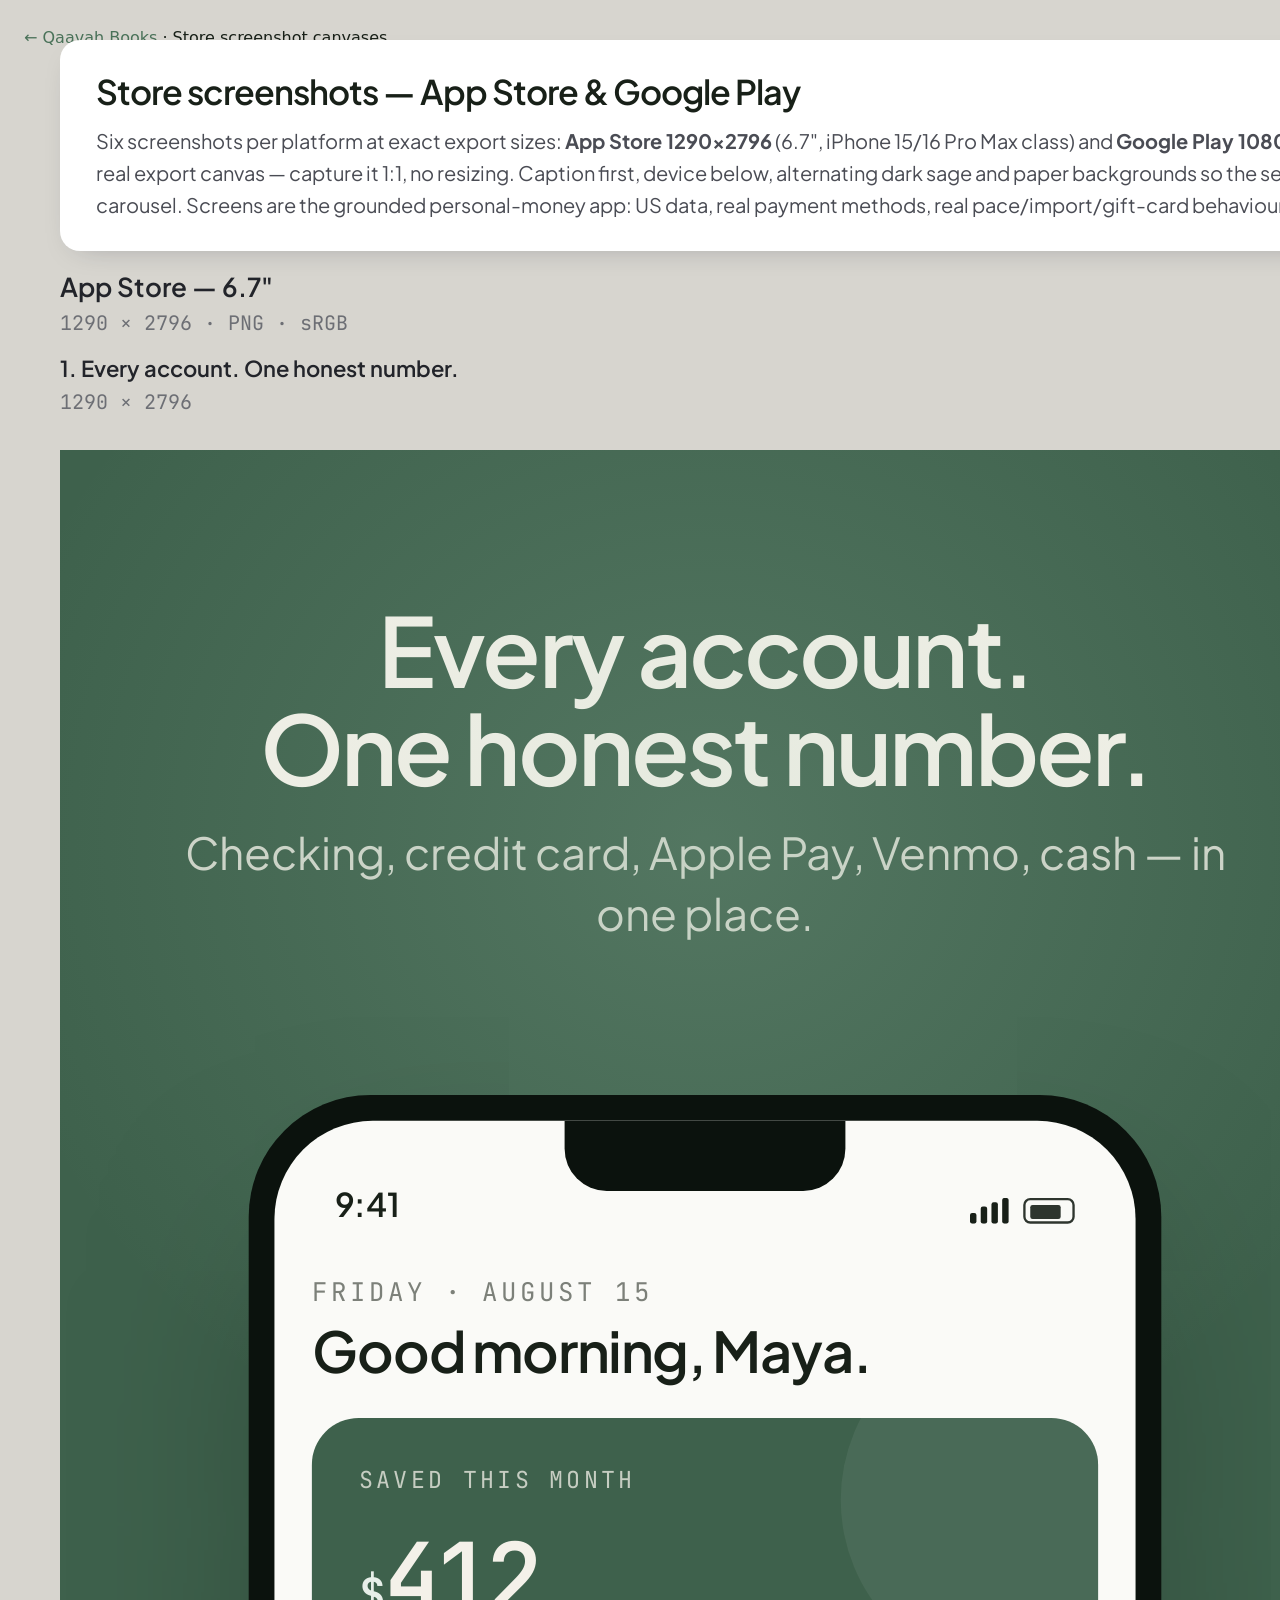
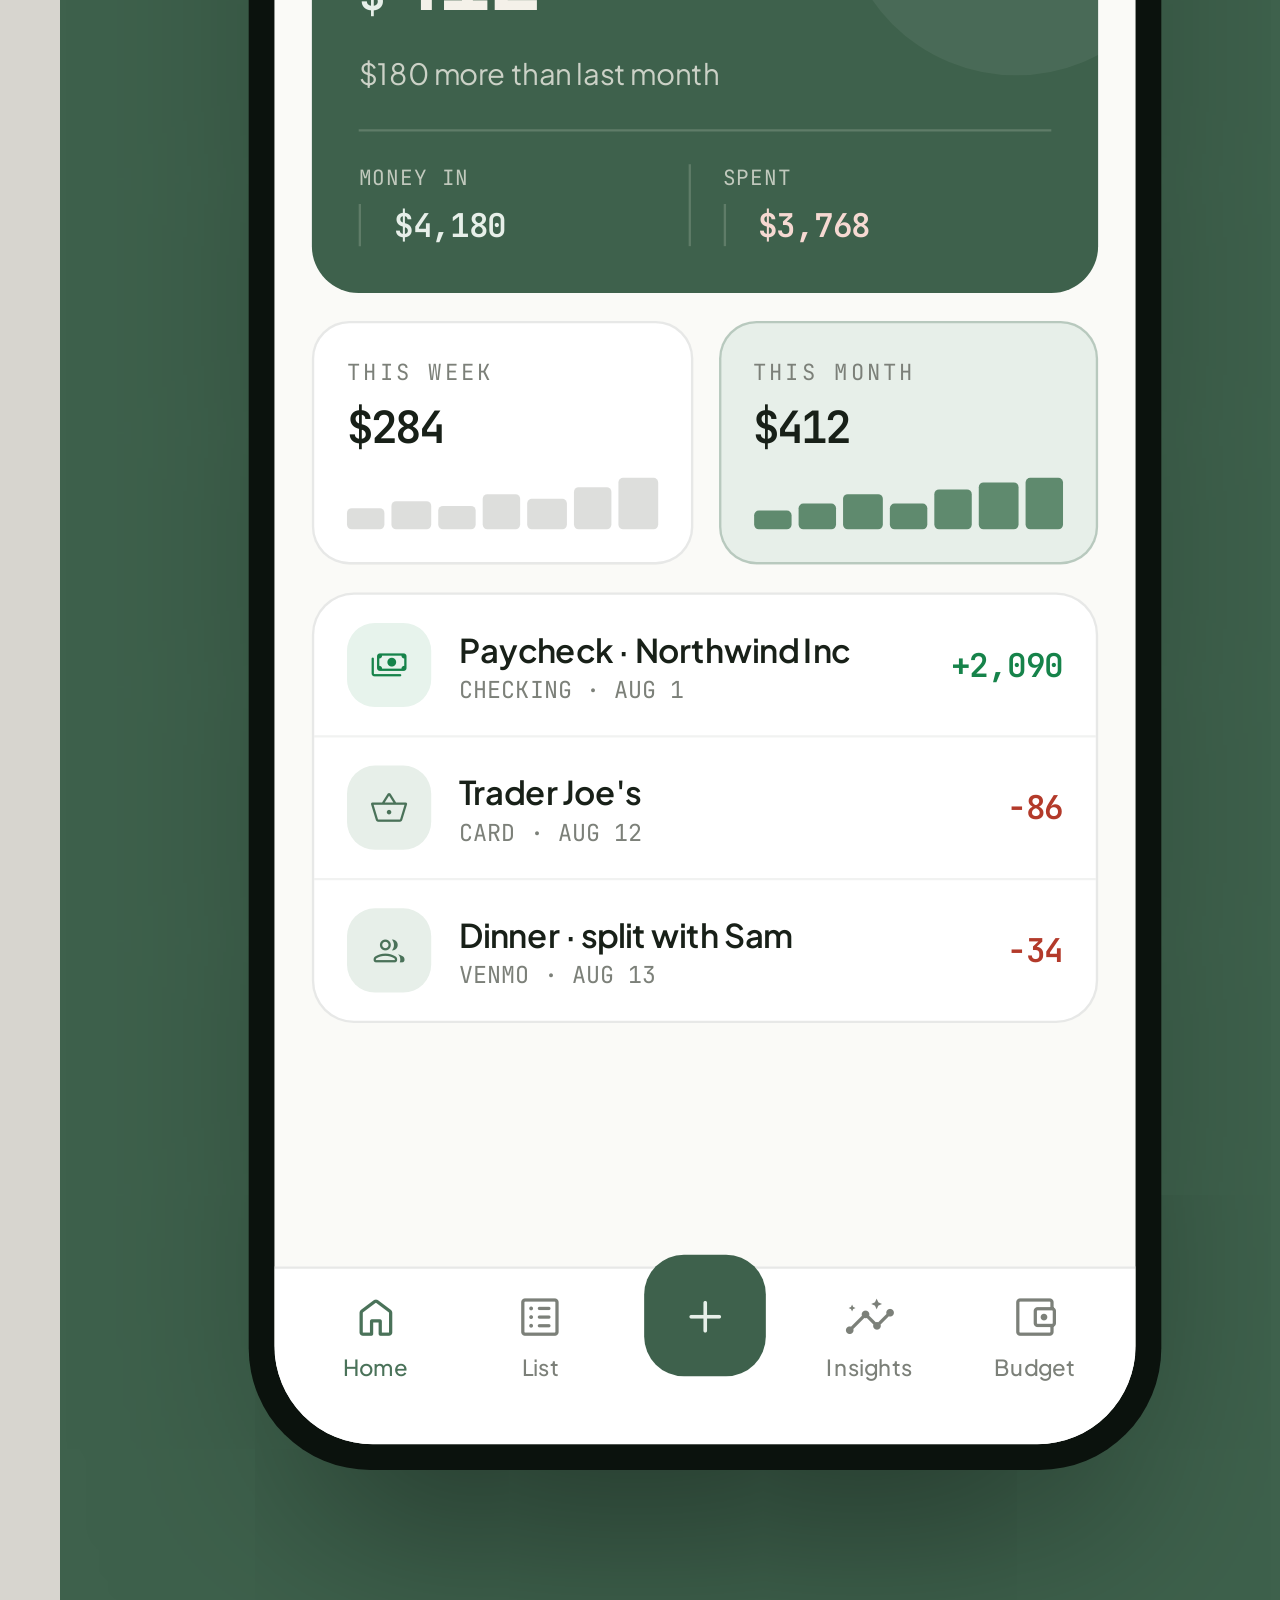
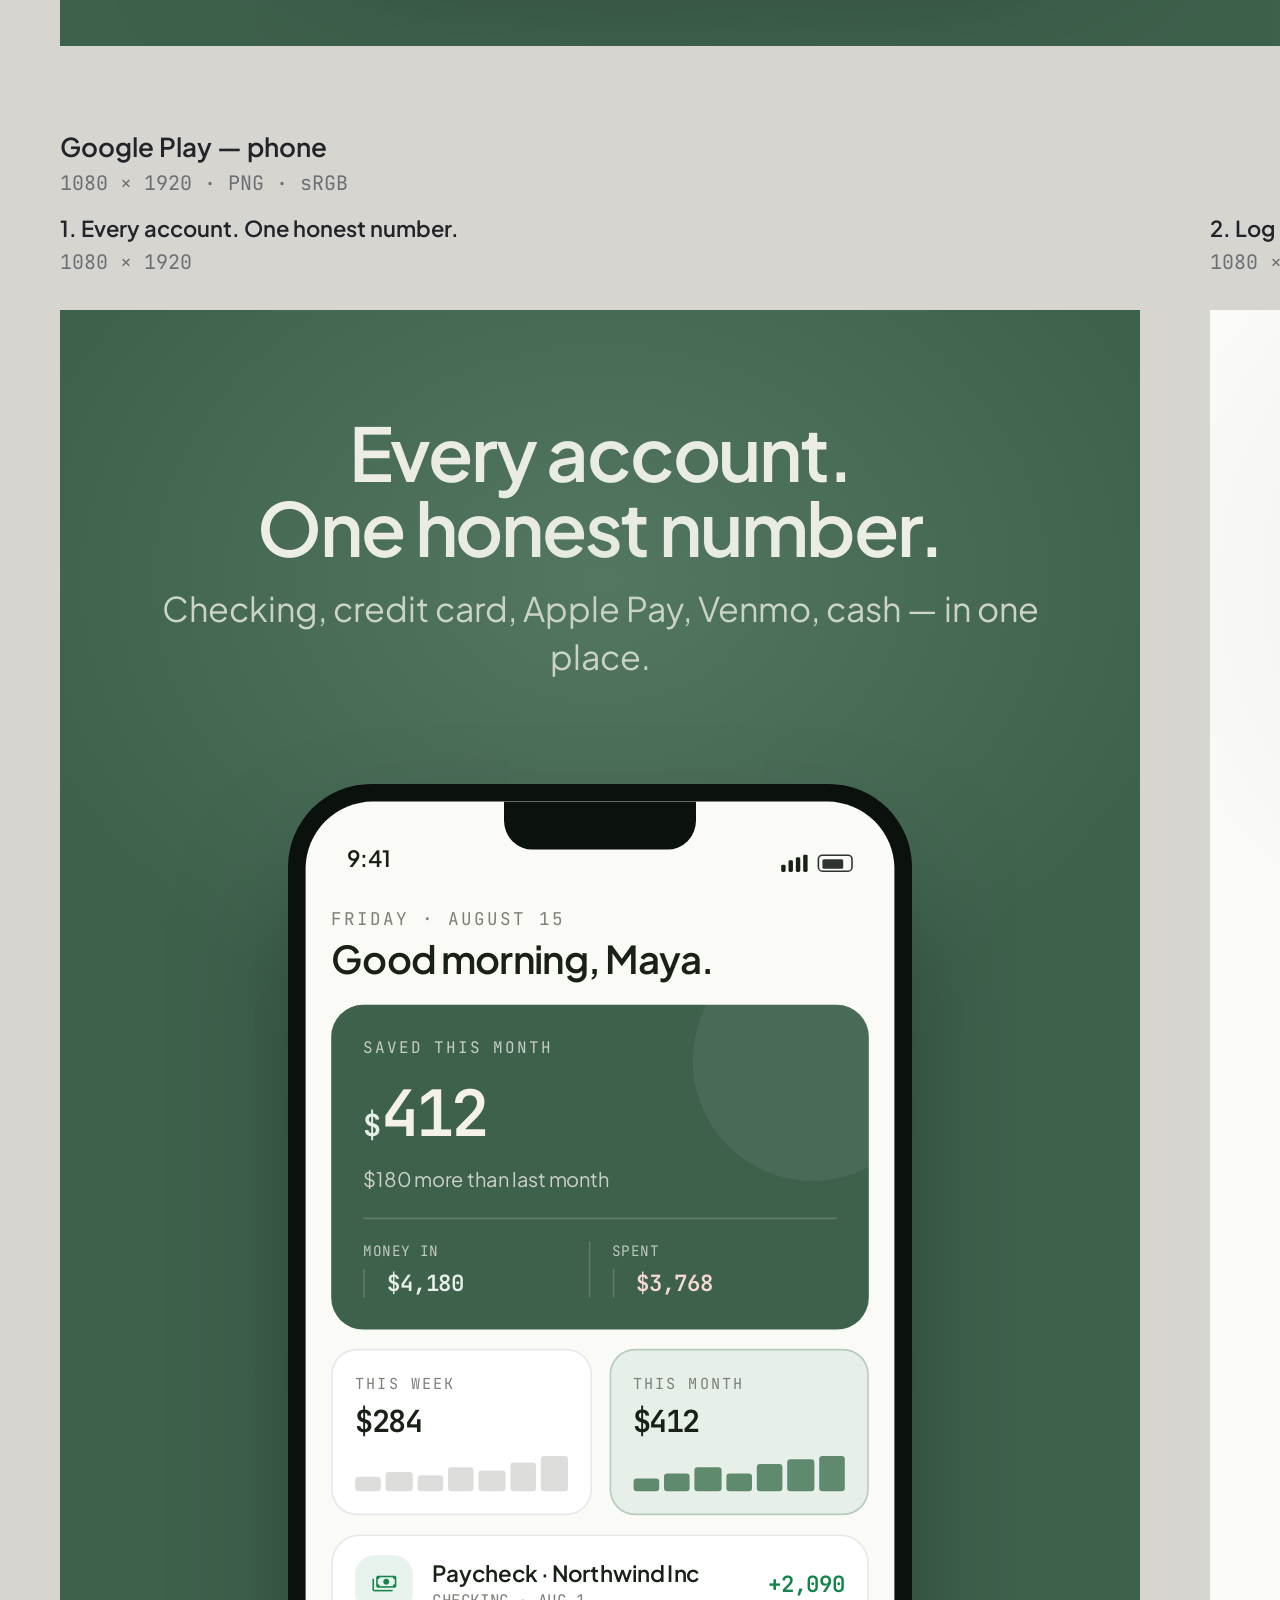
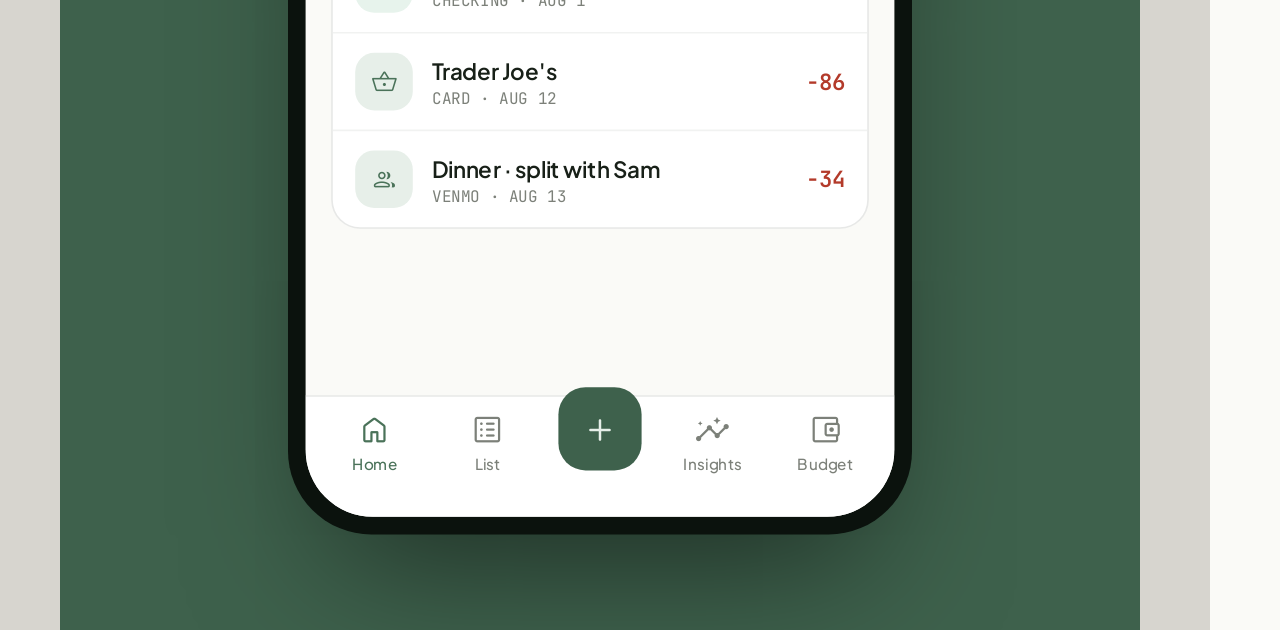
<file: store-screenshots.html>
<!doctype html>
<html lang="en">
<head>
<meta charset="utf-8">
<meta name="viewport" content="width=device-width, initial-scale=1">
<meta name="design_doc_mode" content="canvas">
<title>Qaavah Books — Store screenshots</title>
<link rel="preconnect" href="https://fonts.googleapis.com"><link rel="preconnect" href="https://fonts.gstatic.com" crossorigin>
<link href="https://fonts.googleapis.com/css2?family=Plus+Jakarta+Sans:wght@400;500;600;700;800&family=JetBrains+Mono:wght@400;500;600;700&family=Material+Symbols+Rounded:opsz,wght,FILL,GRAD@24,300,0,0&display=swap" rel="stylesheet">
<style>
:root{--night:#3E614C;--night2:#33513F;--bone:#F4F1E9;--paper:#FAFAF7;--ink:#182018;--sage:#5F8A6E;--sageDeep:#4A7259;--sageDark:#3E614C;--sageTint:#E7EFE9;--accent:#E7EFE9;--amber:#B07310;--amberText:#B45309;--amberTint:#FBF1DD;--clay:#B33A2A;--income:#16834A;--incomeTint:#E7F3EC;--muted:#7C8079;--faint:#A8ABB3;--rule:rgba(24,32,24,.1);--hair:rgba(24,32,24,.06)}
*{box-sizing:border-box}
body{margin:0;background:#d7d5cf;font-family:"Plus Jakarta Sans",system-ui,sans-serif;color:var(--ink);-webkit-font-smoothing:antialiased}
a{color:var(--sageDeep);text-decoration:none}
.msr{font-family:'Material Symbols Rounded';font-weight:300;line-height:1;vertical-align:middle;display:inline-block;-webkit-font-feature-settings:'liga';font-feature-settings:'liga'}
.flabel{position:absolute;width:440px;font:600 26px/1.3 "Plus Jakarta Sans",sans-serif;color:#22242a}
.flabel small{display:block;font-weight:400;font-size:20px;color:#6d6f75;margin-top:6px;font-family:"JetBrains Mono",monospace}
.banner{position:absolute;background:#fff;border-radius:20px;padding:30px 36px;box-shadow:0 10px 30px -18px rgba(20,22,45,.35)}
.banner h1{margin:0;font-size:34px;font-weight:600;letter-spacing:-1px}
.banner p{margin:12px 0 0;font-size:20px;color:#4a4c54;line-height:1.6;max-width:1500px}
/* ---- shot frame ---- */
.shot{position:absolute;overflow:hidden;display:flex;flex-direction:column;align-items:center;background:var(--night)}
.shot.alt{background:var(--paper)}
.shot .cap{width:100%;text-align:center;flex:0 0 auto}
.shot .h{font-weight:600;letter-spacing:-.03em;line-height:1.02;color:var(--bone)}
.shot .s{font-weight:400;line-height:1.4;color:rgba(244,241,233,.8)}
.shot.alt .h{color:var(--ink)}
.shot.alt .s{color:#585D55}
.shot .glow{position:absolute;top:-14%;left:50%;transform:translateX(-50%);width:130%;height:56%;background:radial-gradient(ellipse at center,rgba(168,205,182,.2),transparent 62%);pointer-events:none}
.shot.alt .glow{background:radial-gradient(ellipse at center,rgba(95,138,110,.13),transparent 62%)}
.dev{transform-origin:top center;flex:0 0 auto}
/* app-store sizing */
.as{width:1290px;height:2796px;padding:150px 90px 0}
.as .h{font-size:96px}
.as .s{font-size:44px;margin-top:26px}
.as .dev{transform:scale(2.34);margin-top:150px}
.as .cap{height:345px}
/* play sizing */
.gp{width:1080px;height:1920px;padding:104px 70px 0}
.gp .h{font-size:74px}
.gp .s{font-size:34px;margin-top:20px}
.gp .dev{transform:scale(1.6);margin-top:104px}
.gp .cap{height:266px}
/* ---- device ---- */
.phone{width:390px;height:844px;border-radius:52px;padding:11px;background:#0B120D;box-shadow:0 40px 90px -30px rgba(0,0,0,.6)}
.screen{position:relative;width:100%;height:100%;background:var(--paper);border-radius:42px;overflow:hidden;display:flex;flex-direction:column}
.notch{position:absolute;top:0;left:50%;transform:translateX(-50%);width:120px;height:30px;background:#0B120D;border-bottom-left-radius:18px;border-bottom-right-radius:18px;z-index:20}
.sb{height:50px;flex:0 0 50px;display:flex;align-items:flex-end;justify-content:space-between;padding:0 26px 6px;font-size:14px;font-weight:600}
.sb .r{display:flex;gap:6px;align-items:center}
.batt{width:22px;height:11px;border:1.2px solid currentColor;border-radius:3px;position:relative;opacity:.9}
.batt::after{content:"";position:absolute;left:1.5px;top:1.5px;bottom:1.5px;right:5px;background:currentColor;border-radius:1px}
.pb{flex:1;padding:16px 16px 0;overflow:hidden}
.ph{display:flex;align-items:center;gap:10px;margin-bottom:14px}
.ph .bk{width:34px;height:34px;border-radius:50%;background:#fff;border:1px solid var(--rule);display:grid;place-items:center;flex:0 0 34px}
.ph .bk .msr{font-size:16px;color:var(--muted)}
.ph .tt{flex:1;font-size:19px;font-weight:600;letter-spacing:-.4px}
.ph .ma .msr{font-size:20px;color:var(--sageDeep)}
.kick{font-family:"JetBrains Mono",monospace;font-size:11px;letter-spacing:.1em;text-transform:uppercase;color:var(--muted)}
.greet{font-size:24px;font-weight:600;letter-spacing:-.7px;margin-top:3px}
.hero{background:var(--night);color:var(--bone);border-radius:20px;padding:20px;margin-top:14px;position:relative;overflow:hidden}
.hero::after{content:"";position:absolute;right:-40px;top:-40px;width:150px;height:150px;border-radius:50%;background:rgba(255,255,255,.06)}
.hl{font-family:"JetBrains Mono",monospace;font-size:10px;letter-spacing:.14em;text-transform:uppercase;color:rgba(244,241,233,.75)}
.hv{font-family:"JetBrains Mono",monospace;font-size:40px;font-weight:600;letter-spacing:-2px;margin-top:8px}
.hv .c{font-size:19px;color:var(--accent);margin-right:2px}
.hc{font-size:12.5px;color:rgba(244,241,233,.78);margin-top:7px}
.hsub{display:flex;margin-top:16px;padding-top:14px;border-top:1px solid rgba(244,241,233,.18)}
.hsub div{flex:1}
.hsub div+div{border-left:1px solid rgba(244,241,233,.18);padding-left:14px}
.hsl{font-family:"JetBrains Mono",monospace;font-size:9px;letter-spacing:.1em;text-transform:uppercase;color:rgba(244,241,233,.72)}
.hsv{display:inline-block;margin-top:5px;font-family:"JetBrains Mono",monospace;font-size:14px;font-weight:600}
.hsv.in{color:var(--accent)}.hsv.out{color:#F6D9D2}
.duo{display:flex;gap:11px;margin-top:12px}
.card{flex:1;background:#fff;border:1px solid var(--rule);border-radius:16px;padding:14px}
.cl{font-family:"JetBrains Mono",monospace;font-size:9.5px;letter-spacing:.1em;text-transform:uppercase;color:var(--muted)}
.cv{font-family:"JetBrains Mono",monospace;font-size:19px;font-weight:600;letter-spacing:-.7px;margin-top:5px}
.bars{display:flex;align-items:flex-end;gap:3px;height:22px;margin-top:9px}
.bars i{flex:1;border-radius:2px;background:rgba(124,128,121,.26)}
.bars.em i{background:var(--sage)}
.list{background:#fff;border:1px solid var(--rule);border-radius:18px;margin-top:12px;overflow:hidden}
.ent{display:flex;align-items:center;gap:12px;padding:12px 14px;border-top:1px solid var(--hair)}
.ent:first-child{border-top:none}
.ei{width:36px;height:36px;border-radius:12px;display:grid;place-items:center;flex:0 0 36px;background:var(--sageTint)}
.ei.in{background:var(--incomeTint)}
.en{font-size:14px;font-weight:600}
.es{font-family:"JetBrains Mono",monospace;font-size:10px;color:var(--muted);margin-top:2px}
.ea{font-family:"JetBrains Mono",monospace;font-size:14px;font-weight:600}
.gl{font-family:"JetBrains Mono",monospace;font-size:10px;letter-spacing:.1em;text-transform:uppercase;color:var(--muted)}
.tabbar{flex:0 0 76px;background:#fff;border-top:1px solid var(--rule);display:flex;align-items:flex-start;padding:9px 8px 0}
.tb{flex:1;display:flex;flex-direction:column;align-items:center;gap:4px;font-size:9.5px;font-weight:500;color:var(--muted)}
.tb.on{color:var(--sageDeep)}
.tb .msr{font-size:23px}
.fab{width:52px;height:52px;border-radius:17px;background:var(--night);display:grid;place-items:center;margin-top:-15px}
.fab .msr{font-size:25px;color:var(--accent)}
/* record */
.segs{display:flex;gap:4px;background:var(--sageTint);border-radius:999px;padding:4px}
.segs span{flex:1;text-align:center;padding:9px 0;border-radius:999px;font-size:12.5px;font-weight:500;color:var(--sageDeep)}
.segs span.on{background:#fff;color:var(--ink);font-weight:600}
.amt{text-align:center;padding:24px 0 14px}
.amtv{font-family:"JetBrains Mono",monospace;font-size:58px;font-weight:600;letter-spacing:-3px;margin-top:6px}
.amtv .c{font-size:26px;color:var(--muted);margin-right:3px}
.caret{display:inline-block;width:3px;height:42px;background:var(--sageDeep);vertical-align:-5px;margin-left:3px;border-radius:2px}
.chips{display:flex;gap:8px;justify-content:center}
.chip{background:var(--sageTint);color:var(--sageDeep);font-family:"JetBrains Mono",monospace;font-size:12px;font-weight:500;padding:9px 15px;border-radius:999px}
.chip.gh{background:#fff;border:1px solid var(--rule);color:var(--muted)}
.field{background:#fff;border:1px solid var(--rule);border-radius:13px;padding:13px 14px;font-size:14.5px;margin-top:10px;display:flex;align-items:center;justify-content:space-between}
.mini{font-family:"JetBrains Mono",monospace;font-size:10px;letter-spacing:.11em;text-transform:uppercase;color:var(--muted);margin:16px 0 8px}
.pays{display:grid;grid-template-columns:1fr 1fr;gap:9px}
.pay{background:#fff;border:1px solid var(--rule);border-radius:13px;padding:13px;display:flex;align-items:center;gap:10px;font-size:13.5px;font-weight:500}
.pay.on{border:1.5px solid var(--sageDeep);background:var(--sageTint);font-weight:600}
.pay .msr{font-size:19px;color:var(--sageDeep)}
.cta{background:var(--sageDeep);color:#fff;text-align:center;padding:15px;border-radius:14px;font-size:15px;font-weight:600;margin-top:14px}
/* budget pace */
.brow{display:flex;align-items:baseline;justify-content:space-between;font-size:14px;font-weight:600;padding-top:14px}
.brow span{font-family:"JetBrains Mono",monospace;font-size:12.5px;color:var(--muted)}
.tick{position:relative;height:8px;background:var(--rule);border-radius:5px;margin-top:8px}
.tick i{display:block;height:100%;border-radius:5px;background:var(--sage)}
.tick u{position:absolute;top:-3px;width:2px;height:14px;background:var(--ink);opacity:.5}
.pace{display:flex;justify-content:space-between;font-family:"JetBrains Mono",monospace;font-size:9.5px;color:var(--muted);margin-top:6px}
/* bills */
.bill{background:#fff;border:1px solid rgba(176,115,16,.45);border-radius:15px;padding:13px;display:flex;align-items:center;gap:11px;margin-top:11px}
.bi{width:36px;height:36px;border-radius:12px;background:var(--amberTint);display:grid;place-items:center;flex:0 0 36px}
.bt{font-size:14px;font-weight:600}
.bs{font-family:"JetBrains Mono",monospace;font-size:10px;color:var(--muted);margin-top:2px}
.logb{background:var(--amber);color:#fff;font-size:11.5px;font-weight:600;padding:9px 14px;border-radius:10px}
/* statement */
.blurb{font-size:11.5px;line-height:1.45;color:var(--muted);margin-bottom:11px}
.drift{background:#FFF8E8;border:1px solid rgba(176,115,16,.35);border-radius:13px;padding:11px 13px;margin-bottom:11px}
.drift b{font-size:12px;font-weight:600;display:block}
.drift span{font-size:10.5px;color:#4A4F46;line-height:1.4;display:block;margin-top:4px}
.srow{display:flex;align-items:center;gap:9px;background:#fff;border:1px solid rgba(95,138,110,.3);border-radius:13px;padding:12px 11px;margin-bottom:9px}
.srow.match{border-color:rgba(22,131,74,.35)}
.srow.ign{border-color:var(--rule);opacity:.45}
.sd{flex:1;min-width:0}
.st2{font-size:12.5px;font-weight:600;line-height:1.25}
.ss{font-family:"JetBrains Mono",monospace;font-size:9.5px;color:var(--muted);margin-top:3px}
.sa{font-family:"JetBrains Mono",monospace;font-size:11.5px;font-weight:600}
.badge{font-size:9px;font-weight:600;padding:4px 7px;border-radius:7px;letter-spacing:.04em;flex:0 0 auto}
.badge.add{background:rgba(95,138,110,.14);color:var(--sageDeep)}
.badge.match{background:rgba(22,131,74,.12);color:var(--income)}
.badge.ign{background:var(--rule);color:var(--muted)}
/* gift cards */
.gc{border-radius:16px;padding:15px;color:#fff;margin-bottom:10px;position:relative}
.mono{width:27px;height:27px;border-radius:8px;display:grid;place-items:center;font-family:"JetBrains Mono",monospace;font-size:10px;font-weight:600;color:#fff;flex:0 0 27px;background:rgba(255,255,255,.22)}
.gcb{font-size:13px;font-weight:600}
.gcv{font-family:"JetBrains Mono",monospace;font-size:26px;font-weight:600;margin-top:10px;letter-spacing:-1px}
.gcf{display:flex;justify-content:space-between;margin-top:10px;font-family:"JetBrains Mono",monospace;font-size:9.5px;opacity:.92}
.strip{display:flex;background:#fff;border:1px solid var(--rule);border-radius:16px;overflow:hidden;margin-bottom:13px}
.sc{flex:1;text-align:center;padding:13px 0}
.sc+.sc{border-left:1px solid var(--hair)}
.scv{font-family:"JetBrains Mono",monospace;font-size:18px;font-weight:600}
.scl{font-size:10.5px;color:var(--muted);margin-top:3px}
/* privacy */
.plock{width:96px;height:96px;border-radius:32px;background:rgba(244,241,233,.14);display:grid;place-items:center;margin:0 auto}
.plock .msr{font-size:46px;color:var(--accent)}
.pcell{background:#fff;border:1px solid var(--rule);border-radius:16px;padding:15px;margin-top:11px;display:flex;gap:12px;align-items:flex-start}
.pcell .msr{font-size:21px;color:var(--sageDeep);flex:0 0 auto}
.pt2{font-size:14px;font-weight:600}
.ps2{font-size:12px;color:#585D55;line-height:1.45;margin-top:3px}
</style>
</head>
<body>
<p style="padding:12px 24px;font-family:system-ui"><a href="/">← Qaavah Books</a> · Store screenshot canvases</p>


<div class="banner" style="left:60px;top:40px;width:1580px">
  <h1>Store screenshots — App Store &amp; Google Play</h1>
  <p>Six screenshots per platform at exact export sizes: <b>App Store 1290×2796</b> (6.7", iPhone 15/16 Pro Max class) and <b>Google Play 1080×1920</b> (phone). Each frame is a real export canvas — capture it 1:1, no resizing. Caption first, device below, alternating dark sage and paper backgrounds so the set reads as a sequence in the store carousel. Screens are the grounded personal-money app: US data, real payment methods, real pace/import/gift-card behaviour.</p>
</div>

<div class="flabel" style="left:60px;top:270px">App Store — 6.7"<small>1290 × 2796 · PNG · sRGB</small></div>
<div class="flabel" style="left:60px;top:3330px">Google Play — phone<small>1080 × 1920 · PNG · sRGB</small></div>

<script>
const screens = [
  {
    cap:'Every account.<br>One honest number.',
    sub:'Checking, credit card, Apple Pay, Venmo, cash — in one place.',
    dark:true,
    html:`
      <div class="pb">
        <div class="kick">Friday · August 15</div>
        <div class="greet">Good morning, Maya.</div>
        <div class="hero">
          <div class="hl">Saved this month</div>
          <div class="hv"><span class="c">$</span>412</div>
          <div class="hc">$180 more than last month</div>
          <div class="hsub">
            <div><div class="hsl">Money in</div><div class="hsv in">$4,180</div></div>
            <div><div class="hsl">Spent</div><div class="hsv out">$3,768</div></div>
          </div>
        </div>
        <div class="duo">
          <div class="card"><div class="cl">This week</div><div class="cv">$284</div><div class="bars"><i style="height:40%"></i><i style="height:56%"></i><i style="height:44%"></i><i style="height:70%"></i><i style="height:58%"></i><i style="height:84%"></i><i style="height:100%"></i></div></div>
          <div class="card" style="background:var(--sageTint);border-color:rgba(74,114,89,.3)"><div class="cl">This month</div><div class="cv">$412</div><div class="bars em"><i style="height:38%"></i><i style="height:52%"></i><i style="height:66%"></i><i style="height:48%"></i><i style="height:78%"></i><i style="height:90%"></i><i style="height:100%"></i></div></div>
        </div>
        <div class="list">
          <div class="ent"><div class="ei in"><span class="msr" style="font-size:18px;color:var(--income)">payments</span></div><div style="flex:1"><div class="en">Paycheck · Northwind Inc</div><div class="es">CHECKING · AUG 1</div></div><span class="ea" style="color:var(--income)">+2,090</span></div>
          <div class="ent"><div class="ei"><span class="msr" style="font-size:18px;color:var(--sageDeep)">shopping_basket</span></div><div style="flex:1"><div class="en">Trader Joe's</div><div class="es">CARD · AUG 12</div></div><span class="ea" style="color:var(--clay)">−86</span></div>
          <div class="ent"><div class="ei"><span class="msr" style="font-size:18px;color:var(--sageDeep)">group</span></div><div style="flex:1"><div class="en">Dinner · split with Sam</div><div class="es">VENMO · AUG 13</div></div><span class="ea" style="color:var(--clay)">−34</span></div>
        </div>
      </div>
      <div class="tabbar"><div class="tb on"><span class="msr">home</span>Home</div><div class="tb"><span class="msr">list_alt</span>List</div><div class="tb"><div class="fab"><span class="msr">add</span></div></div><div class="tb"><span class="msr">insights</span>Insights</div><div class="tb"><span class="msr">account_balance_wallet</span>Budget</div></div>`
  },
  {
    cap:'Log it in<br>four seconds.',
    sub:'Real payment methods for your country — not a generic list.',
    dark:false,
    html:`
      <div class="pb">
        <div class="ph"><div class="bk"><span class="msr">close</span></div><div class="tt">Record</div></div>
        <div class="segs"><span>Money in</span><span class="on">Spending</span><span>Transfer</span></div>
        <div class="amt"><div class="gl">Amount</div><div class="amtv"><span class="c">$</span>86<span class="caret"></span></div></div>
        <div class="chips"><span class="chip">+5</span><span class="chip">+20</span><span class="chip">+50</span><span class="chip gh">Clear</span></div>
        <div class="mini">What was it</div>
        <div class="field" style="margin-top:0">Groceries · Trader Joe's <span class="msr" style="font-size:18px;color:var(--muted)">expand_more</span></div>
        <div class="mini">How did you pay</div>
        <div class="pays">
          <div class="pay on"><span class="msr">credit_card</span>Card</div>
          <div class="pay"><span class="msr">contactless</span>Apple Pay</div>
          <div class="pay"><span class="msr">group</span>Venmo</div>
          <div class="pay"><span class="msr">swap_horiz</span>Zelle</div>
          <div class="pay"><span class="msr">payments</span>Cash</div>
          <div class="pay"><span class="msr">account_balance</span>PayPal</div>
        </div>
        <div class="cta">Save entry</div>
      </div>`
  },
  {
    cap:'Know what\u2019s left<br>before payday.',
    sub:'A pace mark shows where you should be today, per category.',
    dark:true,
    html:`
      <div class="pb">
        <div class="ph"><div class="tt">Budget</div><div class="ma"><span class="msr">tune</span></div></div>
        <div class="segs"><span>Week</span><span class="on">Month</span><span>Year</span></div>
        <div class="hero" style="margin-top:14px">
          <div class="hl">Left to spend · 16 days</div>
          <div class="hv"><span class="c">$</span>734</div>
          <div class="hc">62% of your August budget used · on track</div>
        </div>
        <div class="gl" style="margin-top:18px">By category</div>
        <div class="brow">Groceries <span>612 / 700</span></div>
        <div class="tick"><i style="width:87%;background:var(--amber)"></i><u style="left:52%"></u></div>
        <div class="pace"><span>PACE MARK AT $364</span><span style="color:var(--amberText)">BEHIND</span></div>
        <div class="brow">Eating out <span>236 / 250</span></div>
        <div class="tick"><i style="width:94%;background:var(--clay)"></i><u style="left:52%"></u></div>
        <div class="pace"><span>PACE MARK AT $130</span><span style="color:var(--clay)">OVER BY $106</span></div>
        <div class="brow">Transport <span>98 / 220</span></div>
        <div class="tick"><i style="width:45%"></i><u style="left:52%"></u></div>
        <div class="pace"><span>PACE MARK AT $114</span><span style="color:var(--income)">AHEAD</span></div>
        <div class="brow">Health <span>64 / 200</span></div>
        <div class="tick"><i style="width:32%"></i><u style="left:52%"></u></div>
        <div class="pace"><span>PACE MARK AT $104</span><span style="color:var(--income)">AHEAD</span></div>
      </div>
      <div class="tabbar"><div class="tb"><span class="msr">home</span>Home</div><div class="tb"><span class="msr">list_alt</span>List</div><div class="tb"><div class="fab"><span class="msr">add</span></div></div><div class="tb"><span class="msr">insights</span>Insights</div><div class="tb on"><span class="msr">account_balance_wallet</span>Budget</div></div>`
  },
  {
    cap:'The bills<br>come to you.',
    sub:'Rent, utilities, subscriptions — one tap confirms on the day.',
    dark:false,
    html:`
      <div class="pb">
        <div class="ph"><div class="bk"><span class="msr">arrow_back_ios_new</span></div><div class="tt">Due bills</div></div>
        <div class="gl">Today</div>
        <div class="bill">
          <div class="bi"><span class="msr" style="font-size:19px;color:var(--amber)">bolt</span></div>
          <div style="flex:1"><div class="bt">Con Edison · <span style="color:var(--amberText)">$142</span></div><div class="bs">REPEATS MONTHLY · CHECKING</div></div>
          <div class="logb">Log</div>
        </div>
        <div class="bill">
          <div class="bi"><span class="msr" style="font-size:19px;color:var(--amber)">home</span></div>
          <div style="flex:1"><div class="bt">Rent · <span style="color:var(--amberText)">$1,850</span></div><div class="bs">DUE IN 2 DAYS · TRANSFER</div></div>
          <div class="logb">Log</div>
        </div>
        <div class="gl" style="margin-top:18px">Later this month</div>
        <div class="list">
          <div class="ent"><div class="ei"><span class="msr" style="font-size:18px;color:var(--sageDeep)">wifi</span></div><div style="flex:1"><div class="en">Verizon Fios</div><div class="es">AUG 22 · CARD</div></div><span class="ea">$79</span></div>
          <div class="ent"><div class="ei"><span class="msr" style="font-size:18px;color:var(--sageDeep)">subscriptions</span></div><div style="flex:1"><div class="en">Netflix + Spotify</div><div class="es">AUG 24 · CARD</div></div><span class="ea">$28</span></div>
          <div class="ent"><div class="ei"><span class="msr" style="font-size:18px;color:var(--sageDeep)">fitness_center</span></div><div style="flex:1"><div class="en">Gym membership</div><div class="es">AUG 28 · CARD</div></div><span class="ea">$45</span></div>
          <div class="ent"><div class="ei"><span class="msr" style="font-size:18px;color:var(--sageDeep)">shield</span></div><div style="flex:1"><div class="en">Car insurance</div><div class="es">AUG 30 · CHECKING</div></div><span class="ea">$118</span></div>
        </div>
      </div>
      <div class="tabbar"><div class="tb"><span class="msr">home</span>Home</div><div class="tb"><span class="msr">list_alt</span>List</div><div class="tb"><div class="fab"><span class="msr">add</span></div></div><div class="tb"><span class="msr">insights</span>Insights</div><div class="tb on"><span class="msr">account_balance_wallet</span>Budget</div></div>`
  },
  {
    cap:'Import a statement.<br>No bank login.',
    sub:'Rows already in your ledger are matched, never posted twice.',
    dark:true,
    html:`
      <div class="pb">
        <div class="ph"><div class="bk"><span class="msr">arrow_back_ios_new</span></div><div class="tt">Review statement</div><div class="ma"><span class="msr">help_outline</span></div></div>
        <div class="blurb">Tap a row to change what happens to it. Matched rows already exist in your ledger.</div>
        <div class="drift"><b>Your ledger and this statement don't agree</b><span>Ledger bank: $2,140 · statement closing: $2,318. 3 rows are still unmatched.</span></div>
        <div class="srow"><div class="sd"><div class="st2">TRADER JOE'S #412</div><div class="ss">2026-08-12 · EXPENSE</div></div><span class="sa" style="color:var(--clay)">−$86.20</span><span class="badge add">ADD</span></div>
        <div class="srow match"><div class="sd"><div class="st2">CON EDISON</div><div class="ss">2026-08-09 · MATCHED TO ELECTRIC</div></div><span class="sa" style="color:var(--clay)">−$142.00</span><span class="badge match">MATCH</span></div>
        <div class="srow match"><div class="sd"><div class="st2">NORTHWIND INC PAYROLL</div><div class="ss">2026-08-01 · MATCHED TO PAYCHECK</div></div><span class="sa" style="color:var(--income)">+$2,090</span><span class="badge match">MATCH</span></div>
        <div class="srow ign"><div class="sd"><div class="st2">TRANSFER TO SAVINGS ••••4417</div><div class="ss">2026-08-05 · EXPENSE</div></div><span class="sa">−$400.00</span><span class="badge ign">IGNORE</span></div>
        <div class="cta">Add 79 · match 2</div>
      </div>`
  },
  {
    cap:'Never lose a gift<br>card balance again.',
    sub:'Warned while it still has value — 30 days before it expires.',
    dark:false,
    html:`
      <div class="pb">
        <div class="ph"><div class="bk"><span class="msr">arrow_back_ios_new</span></div><div class="tt">Gift cards</div><div class="ma"><span class="msr">add</span></div></div>
        <div class="strip"><div class="sc"><div class="scv">$132</div><div class="scl">Left in total</div></div><div class="sc"><div class="scv">3</div><div class="scl">Active</div></div><div class="sc"><div class="scv" style="color:var(--amberText)">1</div><div class="scl">Expiring</div></div></div>
        <div class="gc" style="background:#0E7C4A"><div style="display:flex;align-items:center;gap:9px"><span class="mono">AM</span><span class="gcb">Amazon</span></div><div class="gcv">$74</div><div class="gcf"><span>$26 OF $100 SPENT</span><span>EXP 2027-03-12</span></div></div>
        <div class="gc" style="background:#283593"><div style="display:flex;align-items:center;gap:9px"><span class="mono">TA</span><span class="gcb">Target</span><span class="badge" style="background:rgba(255,255,255,.2);color:#fff;margin-left:auto">EXPIRES IN 6 DAYS</span></div><div class="gcv">$40</div><div class="gcf"><span>$10 OF $50 SPENT</span><span>EXP 2026-09-10</span></div></div>
        <div class="gc" style="background:#E8A200;color:#241A00"><div style="display:flex;align-items:center;gap:9px"><span class="mono" style="background:rgba(0,0,0,.18);color:#241A00">ST</span><span class="gcb">Starbucks</span><span class="badge" style="background:rgba(0,0,0,.14);color:#241A00;margin-left:auto">LOW BALANCE</span></div><div class="gcv">$18</div><div class="gcf"><span>$32 OF $50 SPENT</span><span>NO EXPIRY</span></div></div>
        <div class="gl" style="margin-top:16px">Archived · 1</div>
        <div class="srow ign" style="margin-top:9px"><span class="mono" style="background:#64748B">BP</span><div class="sd"><div class="st2">Bass Pro Shops</div><div class="ss">USED UP · $75 OF $75 SPENT</div></div><span class="sa">$0</span></div>
      </div>`
  }
];

const stores = [
  {cls:'as', w:1290, h:2796, top:450, name:'AppStore'},
  {cls:'gp', w:1080, h:1920, top:3510, name:'Play'}
];

let out = '';
stores.forEach(st=>{
  screens.forEach((sc,i)=>{
    const left = 60 + i*(st.w+70);
    out += `<div class="shot ${st.cls}${sc.dark?'':' alt'}" id="${st.name}-${i+1}" style="left:${left}px;top:${st.top}px">
      <div class="glow"></div>
      <div class="cap"><div class="h">${sc.cap}</div><div class="s">${sc.sub}</div></div>
      <div class="dev"><div class="phone"><div class="screen">
        <div class="notch"></div>
        <div class="sb"><span>9:41</span><span class="r"><svg width="17" height="11" viewBox="0 0 18 12" fill="currentColor"><rect x="0" y="7" width="3" height="5" rx="1"/><rect x="5" y="4" width="3" height="8" rx="1"/><rect x="10" y="2" width="3" height="10" rx="1"/><rect x="15" y="0" width="3" height="12" rx="1"/></svg><span class="batt"></span></span></div>
        ${sc.html}
      </div></div></div>
    </div>`;
    out += `<div class="flabel" style="left:${left}px;top:${st.top-96}px;font-size:22px">${i+1}. ${sc.cap.replace(/<br>/g,' ')}<small>${st.w} × ${st.h}</small></div>`;
  });
});
document.body.insertAdjacentHTML('beforeend', out);
</script>
</body>
</html>
</file>
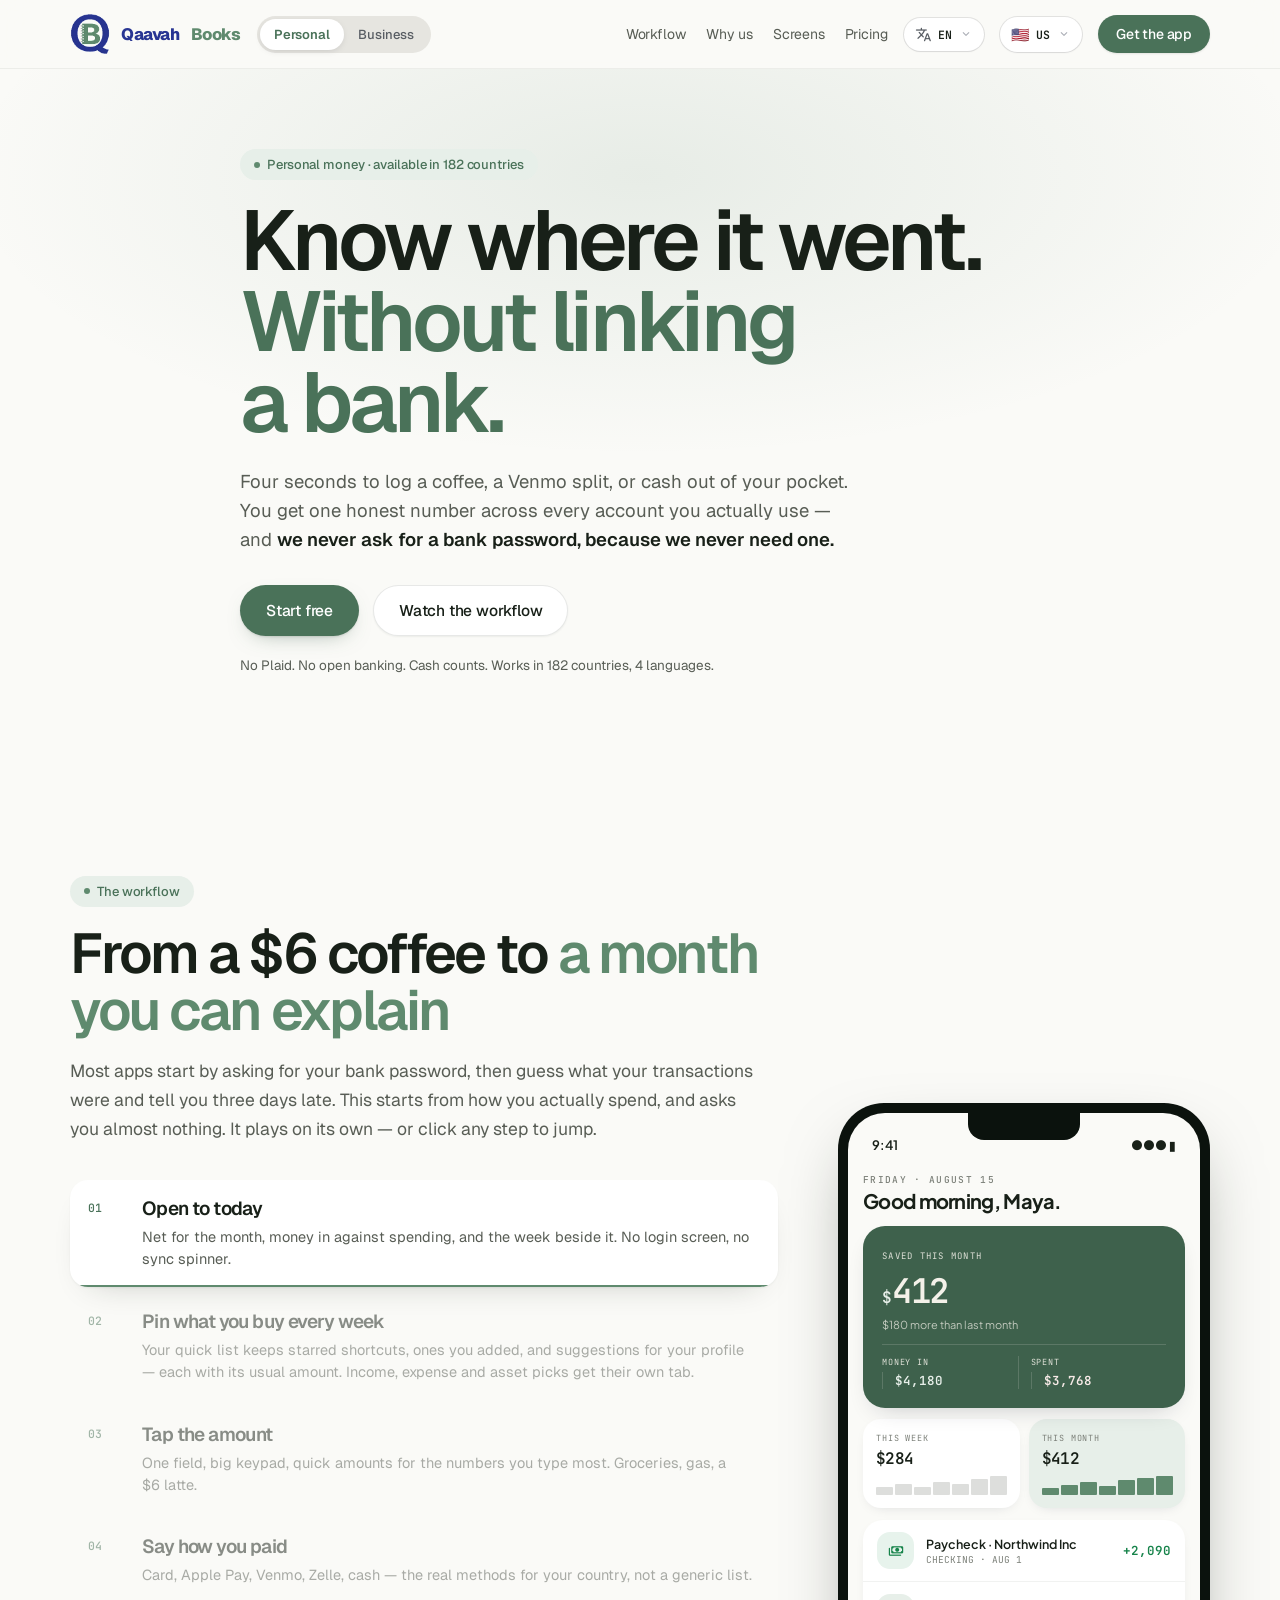
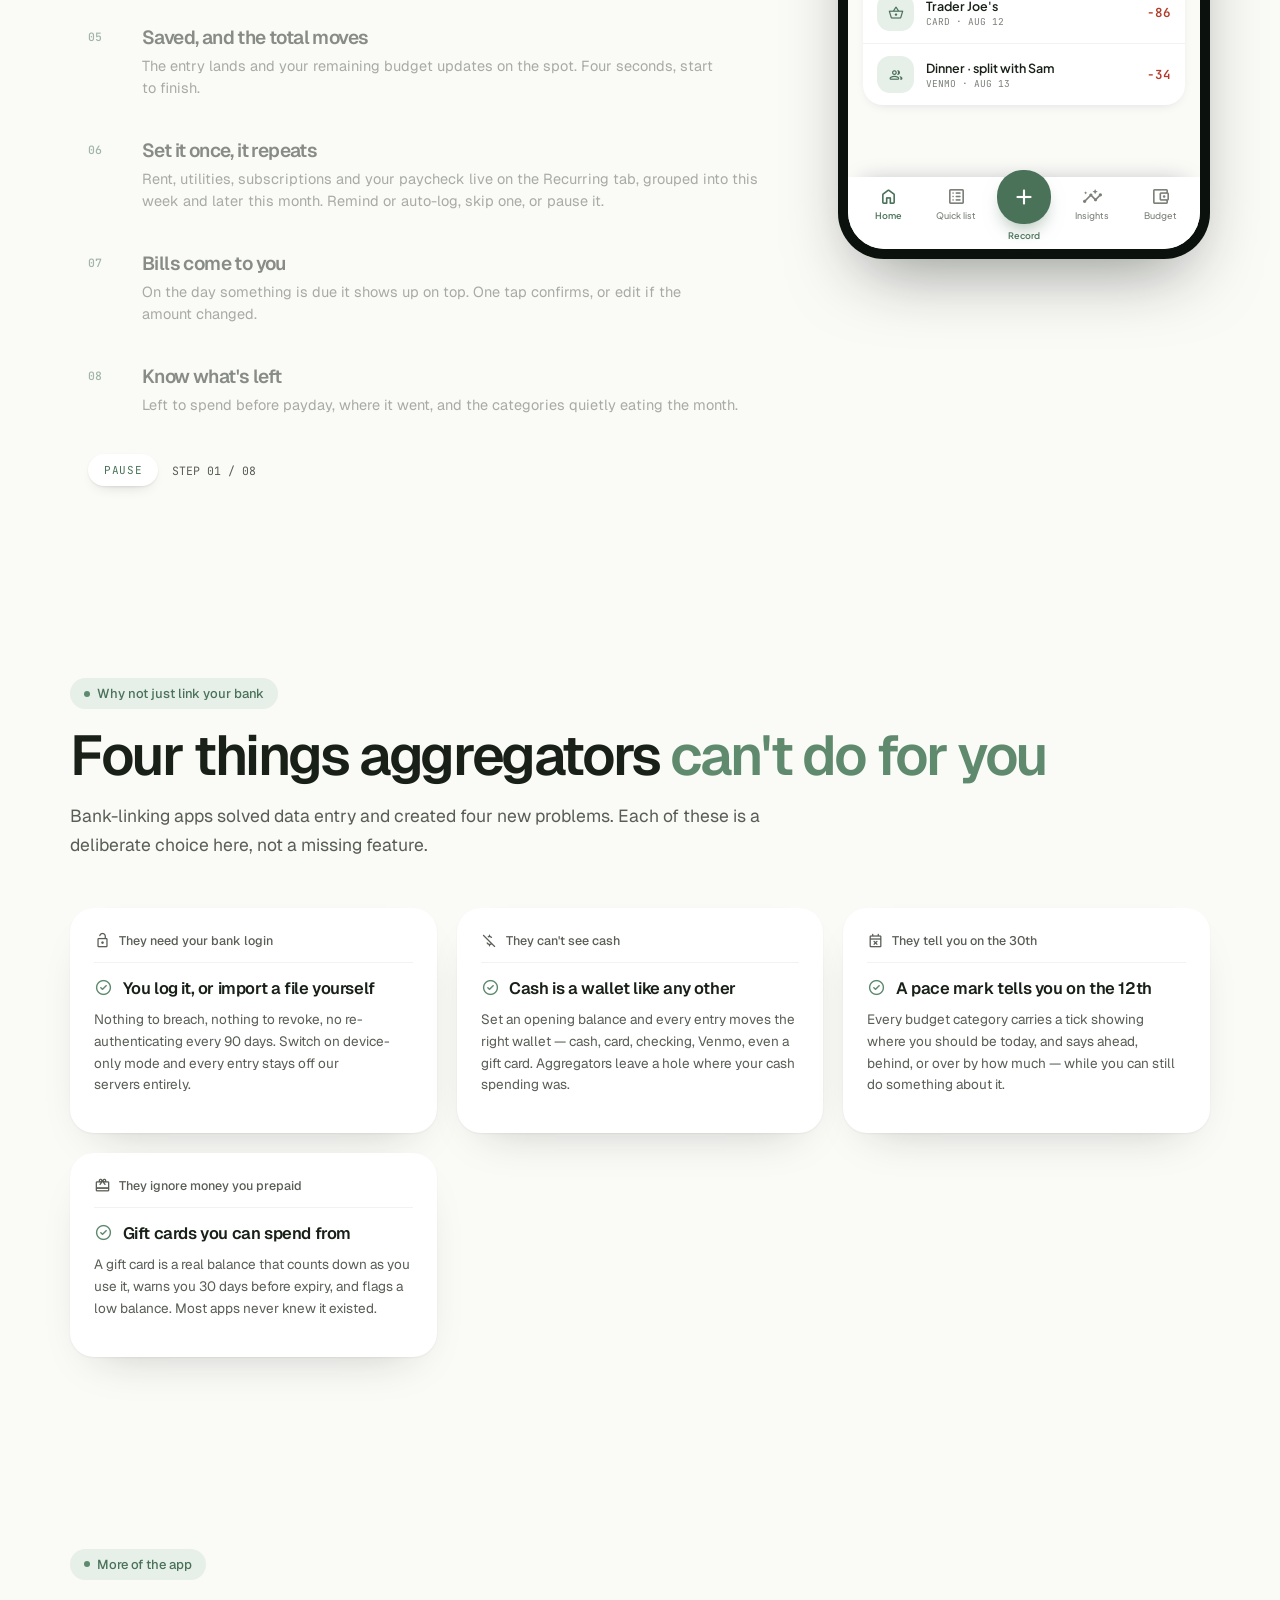
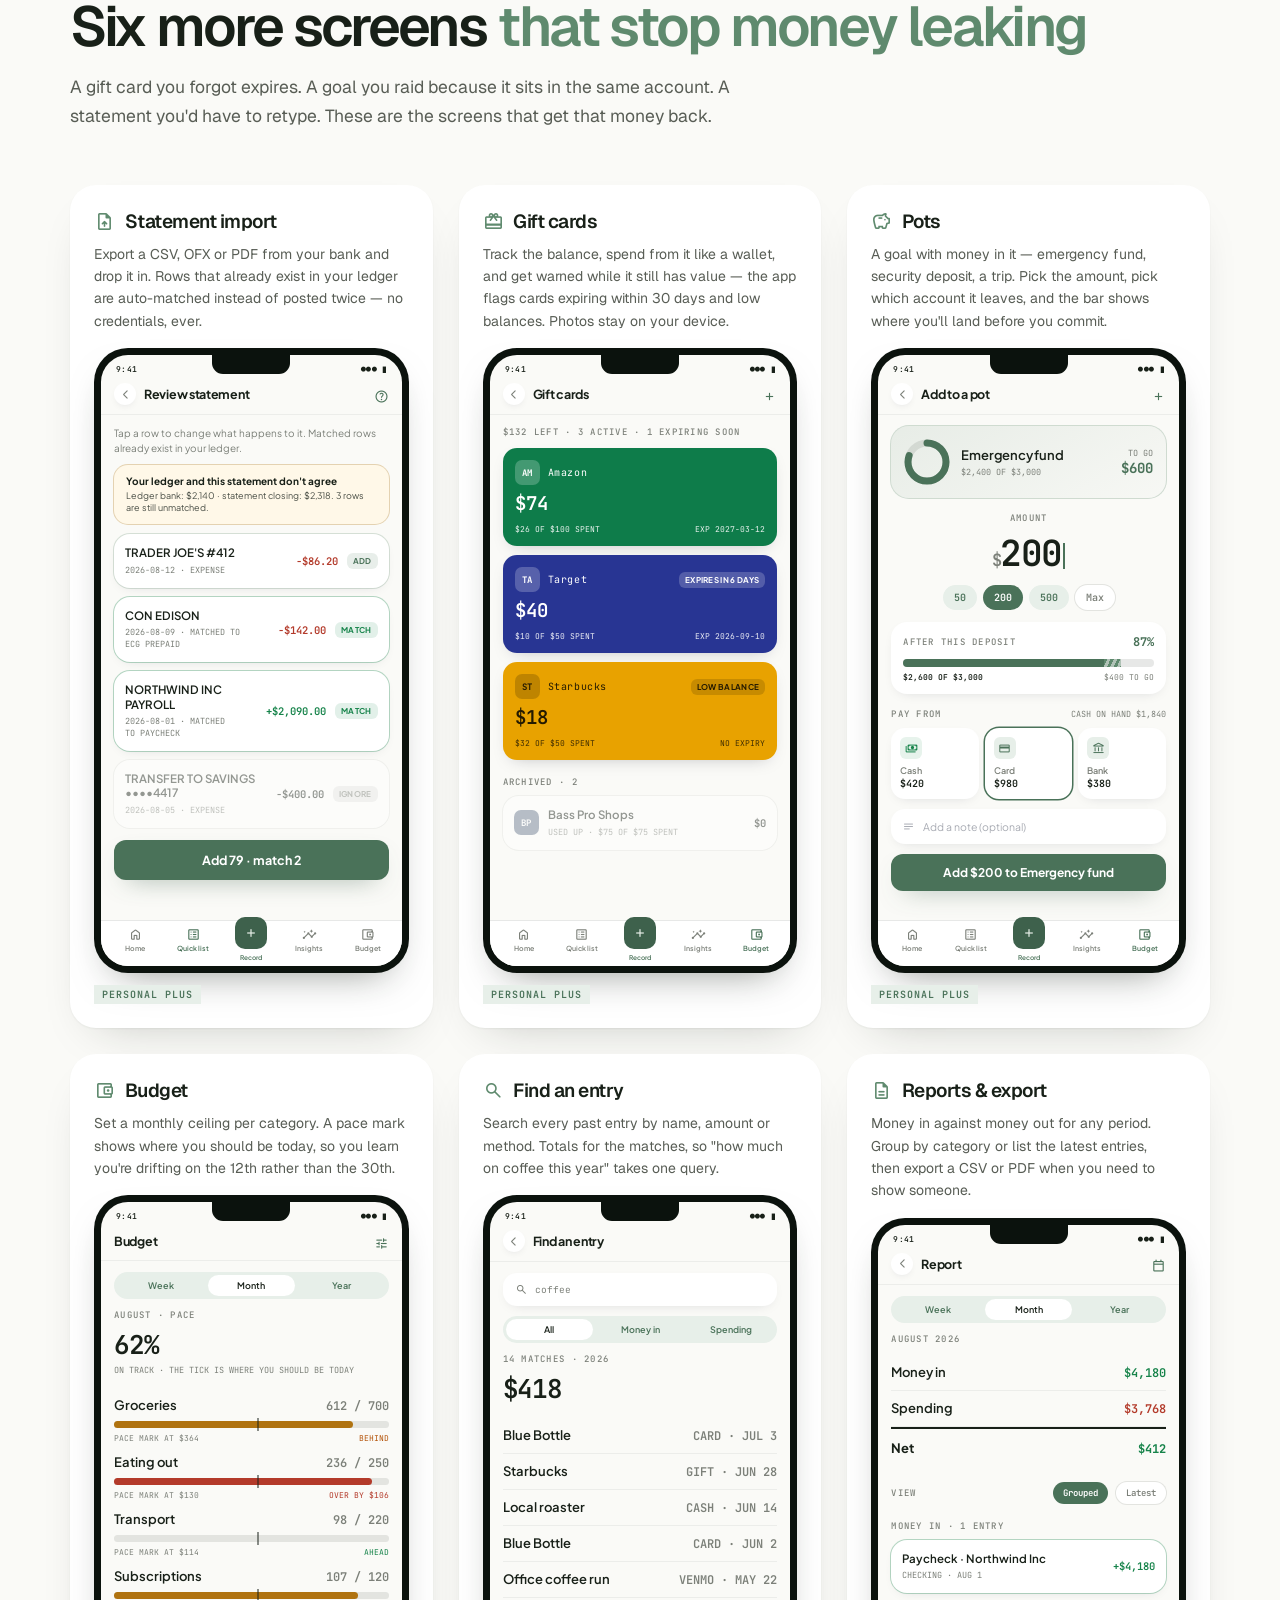
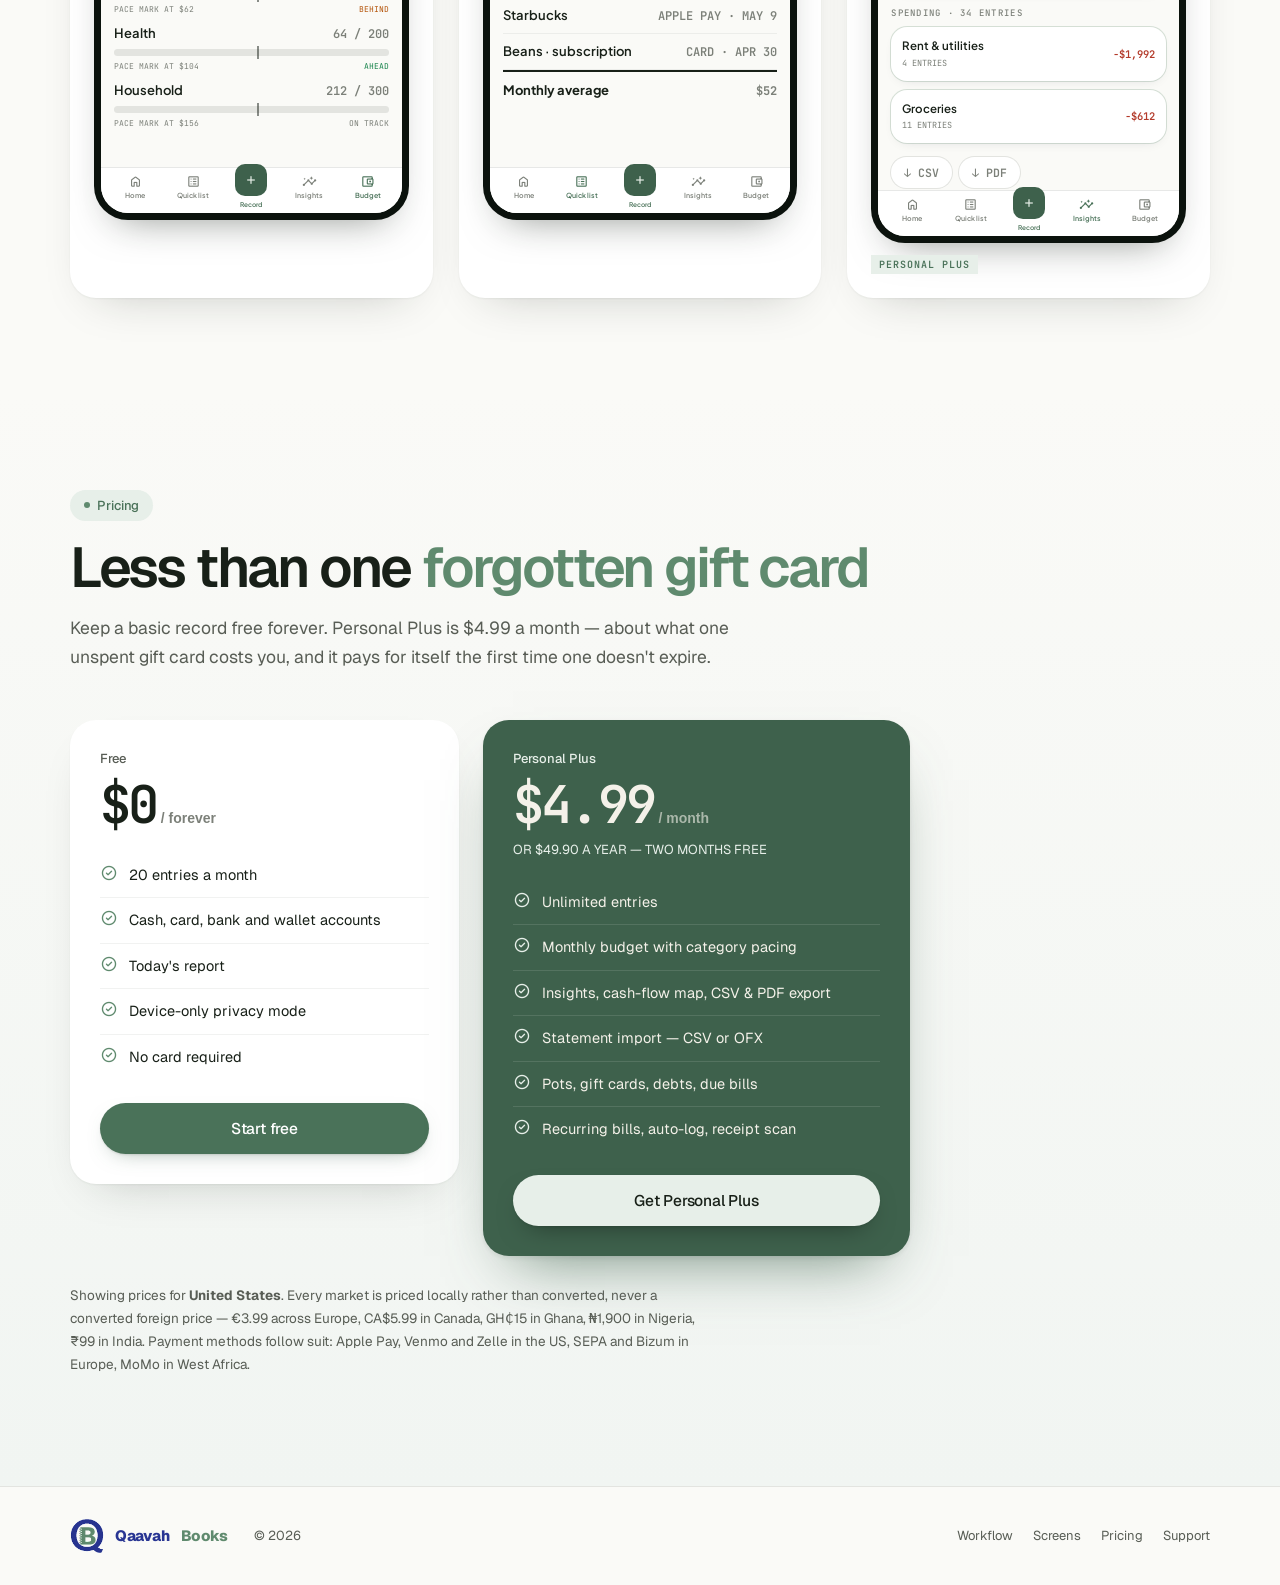
<file: docs/personal-tour-final.html>
<!doctype html>
<html lang="en">
<head>
<meta charset="utf-8">
<meta name="viewport" content="width=device-width, initial-scale=1">
<title>Qaavah Books — Personal money, in every country</title>
<link rel="preconnect" href="https://fonts.googleapis.com"><link rel="preconnect" href="https://fonts.gstatic.com" crossorigin>
<link href="https://fonts.googleapis.com/css2?family=Geist:wght@300;400;500;600;700&family=Plus+Jakarta+Sans:wght@400;500;600;700&family=JetBrains+Mono:wght@400;500;600;700&family=Material+Symbols+Rounded:opsz,wght,FILL,GRAD@24,300,0,0&display=swap" rel="stylesheet">
<style>
:root{--night:#3E614C;--bone:#F4F1E9;--paper:#FAFAF7;--ink:#182018;--sage:#5F8A6E;--sageDeep:#4A7259;--sageDark:#3E614C;--sageLight:#76A084;--sageTint:#E7EFE9;--accent:#E7EFE9;--amber:#B07310;--amberText:#B45309;--amberTint:#FBF1DD;--clay:#B33A2A;--indigo:#283593;--income:#16834A;--incomeTint:#E7F3EC;--muted:#7C8079;--faint:#A8ABB3;--faintOnDark:rgba(244,241,233,.88);--rule:rgba(24,32,24,.1);--hair:rgba(24,32,24,.06)}
*{box-sizing:border-box}
html{scroll-behavior:smooth}
body{margin:0;background:var(--paper);color:var(--ink);font-family:"Geist",system-ui,sans-serif;-webkit-font-smoothing:antialiased;text-wrap:pretty;overflow-x:hidden}
a{color:var(--sageDeep);text-decoration:none}a:hover{color:var(--ink)}
.mono{font-family:"JetBrains Mono",ui-monospace,monospace;font-variant-numeric:tabular-nums}
.msr{font-family:'Material Symbols Rounded';font-weight:400;font-size:22px;line-height:1;vertical-align:middle;display:inline-block;-webkit-font-feature-settings:'liga';font-feature-settings:'liga'}
.phone,.gsc{font-family:"Plus Jakarta Sans",system-ui,sans-serif}
.wrap{max-width:1200px;margin:0 auto;padding:0 30px}
.tag{display:inline-flex;align-items:center;gap:7px;font-size:13px;font-weight:500;letter-spacing:-.1px;color:var(--sageDeep);background:var(--sageTint);padding:7px 14px;border-radius:999px}
.tag::before{content:"";width:6px;height:6px;border-radius:50%;background:var(--sage)}
.btn{display:inline-flex;align-items:center;gap:9px;border:none;font-family:inherit;background:var(--sageDeep);color:#fff;font-size:15.5px;font-weight:500;letter-spacing:-.2px;padding:15px 26px;border-radius:999px;cursor:pointer;transition:background .2s cubic-bezier(.22,.9,.24,1),box-shadow .2s,transform .2s;box-shadow:0 1px 2px rgba(24,32,24,.1),0 8px 22px -12px rgba(62,97,76,.55)}
.btn:hover{background:var(--sageDark);color:#fff;transform:translateY(-1px);box-shadow:0 1px 2px rgba(24,32,24,.1),0 14px 30px -14px rgba(62,97,76,.6)}
.btn.line{background:#fff;color:var(--ink);box-shadow:inset 0 0 0 1px var(--rule),0 1px 2px rgba(24,32,24,.06)}
.btn.line:hover{background:#fff;color:var(--ink);box-shadow:inset 0 0 0 1px rgba(24,32,24,.22),0 8px 20px -12px rgba(24,32,24,.3);transform:translateY(-1px)}
.btn.sm{padding:10px 18px;font-size:14px;box-shadow:0 1px 2px rgba(24,32,24,.12)}
.btn.sm:hover{box-shadow:0 6px 16px -8px rgba(62,97,76,.5)}
nav .btn.sm{background:var(--sageDeep);color:#fff;box-shadow:0 1px 2px rgba(24,32,24,.1)}
nav .btn.sm:hover{background:var(--sageDark);color:#fff;box-shadow:0 8px 20px -10px rgba(62,97,76,.55)}
h2{font-size:clamp(34px,4.4vw,56px);font-weight:600;letter-spacing:-2.4px;line-height:1.02;margin:18px 0 0}
h2 em{font-style:normal;font-weight:600;color:var(--sage);letter-spacing:-2.4px}
.slede{font-size:17.5px;line-height:1.65;color:#585D55;margin-top:18px;max-width:58ch}
section{padding:96px 0}
/* nav */
nav{position:sticky;top:0;z-index:60;background:rgba(250,250,247,.9);backdrop-filter:blur(16px);color:var(--ink);border-bottom:1px solid var(--hair)}
.navin{max-width:1200px;margin:0 auto;padding:14px 30px;display:flex;align-items:center;gap:28px}
.brand{display:flex;align-items:center;gap:11px;font-size:16.5px;font-weight:600;letter-spacing:-.4px;color:var(--ink)}
.brand img{width:40px;height:40px;background:none;border:none;border-radius:0;padding:0;object-fit:contain;display:block}
.brand b{font-weight:800;color:#283593}
.brand i{font-style:normal;font-weight:800;color:var(--sage)}
.nlinks{display:flex;gap:26px;margin-left:auto;font-size:14px;font-weight:400;letter-spacing:-.1px}
.nlinks a{color:#585D55}.nlinks a:hover{color:var(--ink)}
/* hero */
.hero{background:var(--paper);color:var(--ink);padding:80px 0 92px;position:relative;overflow:hidden}
.hero::before{content:"";position:absolute;top:-30%;left:50%;transform:translateX(-50%);width:120%;height:90%;background:radial-gradient(ellipse at center,rgba(95,138,110,.12),transparent 62%);pointer-events:none}
.hero .in{position:relative;max-width:860px}
h1{font-size:clamp(44px,6.6vw,92px);font-weight:600;letter-spacing:-4px;line-height:.96;margin:20px 0 0}
h1 em{font-style:normal;font-weight:600;color:var(--sageDeep);letter-spacing:-4px}
.hlede{font-size:18.5px;line-height:1.55;color:#585D55;margin-top:24px;max-width:52ch}
.hlede b{color:var(--ink);font-weight:600}
.hctas{display:flex;gap:14px;margin-top:32px;flex-wrap:wrap}
.hnote{font-size:13.5px;color:#585D55;margin-top:20px}
/* ── WORKFLOW ── */
.flow{background:var(--paper)}
.flowin{display:grid;grid-template-columns:1fr 372px;gap:60px;align-items:center}
.steps{margin-top:36px;display:flex;flex-direction:column;gap:6px}
.step{display:grid;grid-template-columns:38px 1fr;gap:16px;padding:16px 18px;border-radius:18px;cursor:pointer;position:relative;overflow:hidden;background:transparent;opacity:.5;transition:opacity .3s,background .3s}
.step.on{background:#fff;box-shadow:0 1px 2px rgba(24,32,24,.05),0 14px 34px -22px rgba(24,32,24,.3)}
.step.on{opacity:1}
.step .n{font-family:"JetBrains Mono",monospace;font-size:11.5px;font-weight:500;color:var(--sageDeep);padding-top:4px}
.step h4{margin:0;font-size:19px;font-weight:600;letter-spacing:-.6px}
.step p{margin:5px 0 0;font-size:14.5px;line-height:1.55;color:#585D55}
.step .bar{position:absolute;left:0;bottom:0;height:2px;width:0;background:var(--sage);border-radius:2px}
.step.on .bar{animation:fill 4s linear forwards}
@keyframes fill{from{width:0}to{width:100%}}
.flowctl{display:flex;align-items:center;gap:14px;margin-top:22px;padding-left:18px;font-family:"JetBrains Mono",monospace;font-size:11.5px;color:#585D55}
.flowctl button{border:none;background:#fff;font-family:inherit;font-size:11px;letter-spacing:.06em;text-transform:uppercase;padding:9px 16px;border-radius:999px;cursor:pointer;color:var(--sageDeep);box-shadow:0 1px 2px rgba(24,32,24,.08),0 6px 16px -10px rgba(24,32,24,.3)}
.flowctl button:hover{background:var(--sageDeep);color:#fff}
/* phone */
.phone{width:372px;height:756px;border-radius:46px;padding:10px;background:#0B120D;box-shadow:0 30px 70px -24px rgba(24,32,24,.5)}
.screen{width:100%;height:100%;background:var(--paper);border-radius:37px;overflow:hidden;position:relative}
.notch{position:absolute;top:0;left:50%;transform:translateX(-50%);width:112px;height:27px;background:#0B120D;border-bottom-left-radius:16px;border-bottom-right-radius:16px;z-index:20}
.pane{position:absolute;inset:0;display:flex;flex-direction:column;opacity:0;transform:translateY(14px) scale(.985);transition:opacity .45s cubic-bezier(.22,.9,.24,1),transform .45s cubic-bezier(.22,.9,.24,1);pointer-events:none}
.pane.on{opacity:1;transform:none;pointer-events:auto}
.sb{height:46px;flex:0 0 46px;display:flex;align-items:flex-end;justify-content:space-between;padding:0 24px 6px;font-size:13px;font-weight:600}
.pb{flex:1;padding:14px 15px 0;overflow:hidden}
.ph{display:flex;align-items:center;gap:10px;margin-bottom:12px}
.ph .bk{width:32px;height:32px;border-radius:50%;background:#fff;display:grid;place-items:center;box-shadow:0 3px 10px -6px rgba(20,22,45,.3)}
.ph .tt{flex:1;font-size:16px;font-weight:700;letter-spacing:-.4px}
.pb{min-height:0}
.pkick{font-family:"JetBrains Mono",monospace;font-size:9.5px;font-weight:500;letter-spacing:.14em;text-transform:uppercase;color:var(--muted)}
.pgreet{font-size:20px;font-weight:700;letter-spacing:-.7px;margin-top:2px}
.phero{background:var(--night);color:var(--bone);border-radius:22px;padding:19px;margin-top:13px;position:relative;overflow:hidden;box-shadow:0 10px 26px -14px rgba(20,22,45,.3)}
.phl{font-family:"JetBrains Mono",monospace;font-size:9px;letter-spacing:.14em;text-transform:uppercase;color:var(--faintOnDark);margin-top:5px}
.phv{font-family:"JetBrains Mono",monospace;font-size:34px;font-weight:600;letter-spacing:-1.7px;margin-top:6px}
.phv .c{font-size:16px;color:var(--accent);margin-right:2px}
.phc{font-size:11px;color:rgba(244,241,233,.72);margin-top:5px}
.psub{display:flex;margin-top:13px;padding-top:11px;border-top:1px solid rgba(244,241,233,.16)}
.psub div{flex:1}.psub div+div{border-left:1px solid rgba(244,241,233,.16);padding-left:12px}
.psl{font-family:"JetBrains Mono",monospace;font-size:8.5px;letter-spacing:.1em;text-transform:uppercase;color:var(--faintOnDark)}
.psv{display:inline-block;margin-top:4px;font-family:"JetBrains Mono",monospace;font-size:12.5px;font-weight:600}
.psv.in{color:var(--accent)}.psv.out{color:#F8EBE8}
.prow{display:flex;gap:9px;margin-top:11px}
.pcard{flex:1;background:#fff;border-radius:18px;padding:13px;box-shadow:0 4px 14px -8px rgba(20,22,45,.22)}
.pcl{font-family:"JetBrains Mono",monospace;font-size:8.5px;letter-spacing:.1em;text-transform:uppercase;color:var(--muted)}
.pcv{font-family:"JetBrains Mono",monospace;font-size:16px;font-weight:600;letter-spacing:-.6px;margin-top:4px}
.pbars{display:flex;align-items:flex-end;gap:2.5px;height:19px;margin-top:7px}
.pbars i{flex:1;border-radius:1px;background:rgba(124,128,121,.26);transform-origin:bottom;animation:grow .6s cubic-bezier(.22,.9,.24,1) both}
.pane.on .pbars i:nth-child(2){animation-delay:.05s}.pane.on .pbars i:nth-child(3){animation-delay:.1s}.pane.on .pbars i:nth-child(4){animation-delay:.15s}.pane.on .pbars i:nth-child(5){animation-delay:.2s}.pane.on .pbars i:nth-child(6){animation-delay:.25s}.pane.on .pbars i:nth-child(7){animation-delay:.3s}
.pbars.em i{background:var(--sage)}
@keyframes grow{from{transform:scaleY(.05)}to{transform:scaleY(1)}}
.plist{background:#fff;border-radius:20px;margin-top:12px;overflow:hidden;box-shadow:0 4px 14px -8px rgba(20,22,45,.22)}
.pent{display:flex;align-items:center;gap:12px;padding:12px 14px;border-top:1px solid var(--hair)}
.pent:first-child{border-top:none}
.pei{width:37px;height:37px;border-radius:13px;display:grid;place-items:center;flex:0 0 37px;background:var(--sageTint)}
.pen{font-size:12.5px;font-weight:600}
.pes{font-family:"JetBrains Mono",monospace;font-size:9.5px;color:var(--muted);margin-top:1px}
.pea{font-family:"JetBrains Mono",monospace;font-size:12.5px;font-weight:600}
.ptab{flex:0 0 72px;background:#fff;display:flex;align-items:flex-start;padding:9px 6px 0;box-shadow:0 -8px 24px -16px rgba(20,22,45,.4)}
.pt{flex:1;display:flex;flex-direction:column;align-items:center;gap:3px;font-size:9px;font-weight:500;color:var(--muted)}
.pt.on{color:var(--sageDeep);font-weight:600}.pt .msr{font-size:21px}
.pfab{width:54px;height:54px;border-radius:26px;background:var(--sageDeep);display:grid;place-items:center;margin-top:-16px;box-shadow:0 10px 20px -8px rgba(74,114,89,.6)}
.pfab .msr{font-size:26px;color:#fff}
.pfl{font-size:9px;font-weight:600;color:var(--sageDeep);margin-top:3px}
.ppriv{display:inline-flex;align-items:center;gap:4px;background:var(--sageTint);color:var(--sageDeep);font-family:"JetBrains Mono",monospace;font-size:8px;font-weight:600;letter-spacing:.1em;padding:5px 9px;border-radius:999px;flex:0 0 auto}
.ppriv .msr{font-size:11px}
.pcta{display:inline-flex;align-items:center;gap:4px;background:var(--sageDeep);color:#fff;font-size:10.5px;font-weight:600;padding:8px 12px;border-radius:999px;flex:0 0 auto;box-shadow:0 6px 14px -8px rgba(74,114,89,.7)}
.pcta .msr{font-size:13px}
.psearch{display:flex;align-items:center;gap:9px;background:#fff;border-radius:999px;padding:11px 14px;font-size:12px;color:var(--faint);margin-top:12px;box-shadow:0 0 0 1px var(--hair),0 4px 14px -10px rgba(20,22,45,.2)}
/* record pane */
.segs{display:flex;gap:0;background:#E6E5E0;border-radius:14px;padding:4px;margin-bottom:6px}
.segs span{flex:1;text-align:center;padding:8px 0;border-radius:11px;font-size:12px;font-weight:500;color:var(--muted)}
.segs span.on{background:#fff;color:var(--ink);font-weight:600;box-shadow:0 2px 8px -4px rgba(20,22,45,.25)}
.amt{text-align:center;padding:26px 0 12px}
.amtc{font-family:"JetBrains Mono",monospace;font-size:9.5px;letter-spacing:.12em;text-transform:uppercase;color:var(--muted)}
.amtv{font-family:"JetBrains Mono",monospace;font-size:52px;font-weight:600;letter-spacing:-2.6px;margin-top:8px}
.amtv .c{font-size:24px;color:var(--muted);margin-right:2px}
.caret{display:inline-block;width:3px;height:40px;background:var(--sageDeep);vertical-align:-5px;margin-left:3px;animation:blink 1.05s step-end infinite}
@keyframes blink{50%{opacity:0}}
.chips{display:flex;gap:7px;justify-content:center;flex-wrap:wrap}
.chip{background:var(--sageTint);color:var(--sageDeep);font-family:"JetBrains Mono",monospace;font-size:11.5px;font-weight:600;padding:8px 13px;border-radius:999px}
.chip.gh{background:#fff;color:var(--muted);box-shadow:0 0 0 1px var(--rule)}
.field{background:#fff;border-radius:14px;padding:13px 15px;font-size:14px;margin-top:10px;display:flex;align-items:center;justify-content:space-between;box-shadow:0 4px 14px -8px rgba(20,22,45,.22)}
.mini{font-family:"JetBrains Mono",monospace;font-size:9.5px;letter-spacing:.12em;text-transform:uppercase;color:var(--muted);margin:16px 0 7px}
.pays{display:grid;grid-template-columns:1fr 1fr;gap:8px}
.pay{background:#fff;border-radius:14px;padding:13px;display:flex;align-items:center;gap:9px;font-size:13px;font-weight:600;box-shadow:0 4px 14px -8px rgba(20,22,45,.22)}
.pay.on{background:var(--sageTint);box-shadow:0 0 0 1.5px var(--sageDeep)}
.pay .msr{font-size:18px;color:var(--sageDeep)}
.cta{background:var(--sageDeep);color:#fff;text-align:center;padding:16px;border-radius:16px;font-size:15px;font-weight:700;margin-top:15px;box-shadow:0 10px 26px -14px rgba(62,97,76,.7)}
/* saved pane */
.done{flex:1;display:flex;flex-direction:column;align-items:center;justify-content:center;padding:0 26px;text-align:center}
.tick{width:76px;height:76px;border-radius:50%;background:var(--incomeTint);display:grid;place-items:center;animation:pop .5s cubic-bezier(.2,1.5,.4,1) both}
.tick .msr{font-size:40px;color:var(--income)}
@keyframes pop{from{transform:scale(.4);opacity:0}to{transform:scale(1);opacity:1}}
.done h5{margin:20px 0 0;font-size:23px;font-weight:700;letter-spacing:-.8px}
.done .sm{font-family:"JetBrains Mono",monospace;font-size:11.5px;color:var(--muted);margin-top:8px}
.runbox{background:#fff;border-radius:18px;padding:16px;margin-top:26px;width:100%;box-shadow:0 4px 14px -8px rgba(20,22,45,.22)}
.runbox .rl{font-family:"JetBrains Mono",monospace;font-size:9.5px;letter-spacing:.12em;text-transform:uppercase;color:var(--muted)}
.runbox .rv{font-family:"JetBrains Mono",monospace;font-size:28px;font-weight:600;letter-spacing:-1.3px;margin-top:5px}
/* bill pane */
.bill{background:#fff;border-radius:16px;padding:13px;display:flex;align-items:center;gap:11px;margin-top:12px;box-shadow:0 0 0 1px rgba(176,115,16,.32),0 4px 14px -8px rgba(20,22,45,.22)}
.bill .bi{width:36px;height:36px;border-radius:12px;background:var(--amberTint);display:grid;place-items:center;flex:0 0 36px}
.bill .bt{font-size:13px;font-weight:700}
.bill .bs{font-family:"JetBrains Mono",monospace;font-size:9.5px;color:var(--muted);margin-top:2px}
.logbtn{background:var(--amber);color:#fff;font-size:10.5px;font-weight:700;padding:8px 12px;border-radius:10px;letter-spacing:.04em}
/* insights pane */
.big{font-family:"JetBrains Mono",monospace;font-size:40px;font-weight:600;letter-spacing:-2px}
.big .c{font-size:19px;color:var(--muted);margin-right:2px}
.fbars{display:flex;align-items:flex-end;gap:5px;height:88px;margin-top:16px}
.fbars i{flex:1;border-radius:2px;background:var(--sageTint);transform-origin:bottom;animation:grow .7s cubic-bezier(.22,.9,.24,1) both}
.fbars i.em{background:var(--sage)}.fbars i.pk{background:var(--sageDeep)}
.rank{display:flex;align-items:center;gap:11px;padding:11px 0;border-top:1px solid var(--hair)}
.rank:first-child{border-top:none}
.rn{font-family:"JetBrains Mono",monospace;font-size:11px;font-weight:700;color:var(--muted);width:16px}
.rb{height:4px;background:var(--sage);margin-top:5px;animation:wide .8s cubic-bezier(.22,.9,.24,1) both}
@keyframes wide{from{transform:scaleX(.02)}to{transform:scaleX(1)}}
.rb{transform-origin:left}
/* screen gallery */
.gal{display:grid;grid-template-columns:repeat(auto-fit,minmax(300px,1fr));gap:26px;margin-top:54px}
.gcell{background:#fff;border:none;border-radius:26px;padding:24px;box-shadow:0 1px 2px rgba(24,32,24,.05),0 20px 46px -28px rgba(24,32,24,.28)}
.gcell .gt{font-size:19px;font-weight:600;letter-spacing:-.5px;display:flex;align-items:center;gap:10px}
.gcell .gt .msr{font-size:21px;color:var(--sage)}
.gcell .gd{font-size:14px;line-height:1.6;color:#585D55;margin-top:9px}
.gcell .gp{background:#0B120D;border:none;border-radius:34px;margin:16px auto 0;padding:7px;max-width:340px;box-shadow:0 18px 40px -22px rgba(24,32,24,.55)}
.gsc{background:var(--paper);border-radius:27px;height:auto;aspect-ratio:372/756;display:flex;flex-direction:column;overflow:hidden;position:relative}
.mnotch{position:absolute;top:0;left:50%;transform:translateX(-50%);width:78px;height:19px;background:#0B120D;border-bottom-left-radius:11px;border-bottom-right-radius:11px;z-index:5}
.mst{display:flex;align-items:center;justify-content:space-between;padding:9px 15px 5px;font-family:"JetBrains Mono",monospace;font-size:8px;font-weight:600;letter-spacing:.04em}
.mhd{display:flex;align-items:center;gap:8px;padding:4px 13px 9px;border-bottom:1px solid var(--hair)}
.mhd .mb{width:22px;height:22px;border-radius:50%;background:#fff;display:grid;place-items:center;flex:0 0 22px;box-shadow:0 3px 10px -6px rgba(20,22,45,.3)}
.mhd .mb .msr{font-size:11px;color:var(--muted)}
.mhd .mt{flex:1;font-size:12.5px;font-weight:700;letter-spacing:-.3px}
.mhd .ma .msr{font-size:15px;color:var(--sageDeep)}
.gpin{flex:1;padding:11px 13px 0;overflow:hidden}
.mtab{flex:0 0 46px;background:#fff;border-top:1px solid var(--rule);display:flex;align-items:flex-start;padding:6px 5px 0}
.mt2{flex:1;display:flex;flex-direction:column;align-items:center;gap:2px;font-size:7px;font-weight:600;color:var(--muted)}
.mt2.on{color:var(--sageDeep)}
.mt2 .msr{font-size:15px}
.mfab{width:32px;height:32px;border-radius:10px;background:var(--night);display:grid;place-items:center;margin-top:-10px}
.mfab .msr{font-size:16px;color:var(--accent)}
.mseg{display:flex;gap:3px;background:var(--sageTint);border-radius:999px;padding:3px;margin-bottom:10px}
.mseg span{flex:1;text-align:center;padding:5px 0;border-radius:999px;font-size:9px;font-weight:600;color:var(--sageDeep)}
.mseg span.on{background:#fff;color:var(--ink)}
.msearch{display:flex;align-items:center;gap:7px;background:#fff;border-radius:14px;padding:10px 12px;font-family:"JetBrains Mono",monospace;font-size:9.5px;color:var(--muted);margin-bottom:10px;box-shadow:0 4px 14px -8px rgba(20,22,45,.22)}
.mblurb{font-size:10px;line-height:1.45;color:var(--muted);margin-bottom:10px}
.mbadge{font-size:8px;font-weight:700;padding:3px 6px;border-radius:6px;letter-spacing:.04em;flex:0 0 auto}
.mbadge.add{background:rgba(95,138,110,.14);color:var(--sageDeep)}
.mbadge.match{background:rgba(22,131,74,.12);color:var(--income)}
.mbadge.ign{background:var(--rule);color:var(--muted)}
.mrow{display:flex;align-items:center;gap:9px;background:#fff;border-radius:16px;padding:12px 11px;margin-bottom:9px;box-shadow:0 0 0 1px rgba(95,138,110,.24),0 4px 14px -8px rgba(20,22,45,.2)}
.mrow.match{box-shadow:0 0 0 1px rgba(22,131,74,.3),0 4px 14px -8px rgba(20,22,45,.2)}
.mrow.ign{box-shadow:0 0 0 1px var(--rule);opacity:.45}
.mrd{flex:1;min-width:0}
.mrt{font-size:11.5px;font-weight:600;line-height:1.25}
.mrs{font-family:"JetBrains Mono",monospace;font-size:8.5px;color:var(--muted);margin-top:3px}
.mra{font-family:"JetBrains Mono",monospace;font-size:10.5px;font-weight:600}
.mdrift{background:#FFF8E8;border-radius:14px;padding:10px 12px;margin-bottom:10px;box-shadow:0 0 0 1px rgba(176,115,16,.3)}
.mdrift b{font-size:10px;font-weight:700;display:block}
.mdrift span{font-size:9px;color:#4A4F46;line-height:1.35;display:block;margin-top:3px}
.mmono{width:25px;height:25px;border-radius:7px;display:grid;place-items:center;font-family:"JetBrains Mono",monospace;font-size:9px;font-weight:700;color:#fff;flex:0 0 25px}
.mtick{position:relative;height:7px;background:var(--rule);border-radius:4px;margin-top:7px}
.mtick i{display:block;height:100%;border-radius:4px}
.mtick u{position:absolute;top:-3px;width:2px;height:13px;background:var(--ink);opacity:.5}
.mpace{font-family:"JetBrains Mono",monospace;font-size:8px;color:var(--muted);margin-top:5px;display:flex;justify-content:space-between}
.mwal{display:flex;gap:6px;margin-top:8px}
.mwal>div{flex:1;background:#fff;border-radius:14px;padding:9px;box-shadow:0 4px 14px -8px rgba(20,22,45,.22)}
.mwal>div.on{box-shadow:0 0 0 1.5px var(--sageDeep)}
.mwal .wi{width:22px;height:22px;border-radius:6px;display:grid;place-items:center}
.mwal .wl{font-size:9px;font-weight:600;color:var(--muted);margin-top:6px}
.mwal .wv{font-family:"JetBrains Mono",monospace;font-size:10px;font-weight:600;margin-top:1px}
.mhatch{background:repeating-linear-gradient(115deg,var(--sage) 0 3px,rgba(95,138,110,.4) 3px 6px)}
.mgoal{display:flex;align-items:center;gap:11px;border-radius:18px;padding:13px;background:linear-gradient(150deg,rgba(95,138,110,.12),rgba(95,138,110,.02));box-shadow:0 0 0 1px rgba(95,138,110,.28)}
.gl{font-family:"JetBrains Mono",monospace;font-size:9px;font-weight:500;letter-spacing:.14em;text-transform:uppercase;color:var(--muted)}
.gv{font-family:"JetBrains Mono",monospace;font-size:26px;font-weight:600;letter-spacing:-1.2px;margin-top:6px}
.grow{display:flex;align-items:baseline;justify-content:space-between;font-size:13px;font-weight:600;padding:9px 0;border-bottom:1px solid var(--hair)}
.grow:last-child{border-bottom:none}
.grow span{font-family:"JetBrains Mono",monospace;font-size:12px;color:var(--muted)}
.track{height:6px;border-radius:3px;background:var(--rule);margin-top:7px;overflow:hidden}.track i{display:block;height:100%;border-radius:3px;background:var(--sage)}
.gcx{border-radius:14px;padding:12px;color:#fff;margin-bottom:9px;box-shadow:0 6px 18px -10px rgba(20,22,45,.35)}
.gcx:last-child{margin-bottom:0}
.gcxb{font-family:"JetBrains Mono",monospace;font-size:10px;letter-spacing:.06em}
.gcxv{font-family:"JetBrains Mono",monospace;font-size:19px;font-weight:600;margin-top:6px}
.plus{display:inline-block;font-family:"JetBrains Mono",monospace;font-size:10px;font-weight:600;letter-spacing:.1em;text-transform:uppercase;background:var(--sageTint);color:var(--sageDeep);padding:3px 8px;margin-top:12px}
/* pricing */
.pricing{background:linear-gradient(180deg,var(--paper),#F1F5F2)}
.edge{display:grid;grid-template-columns:repeat(auto-fit,minmax(300px,1fr));gap:20px;margin-top:48px}
.ecard{background:#fff;border-radius:24px;padding:24px;box-shadow:0 1px 2px rgba(24,32,24,.05),0 20px 46px -28px rgba(24,32,24,.28)}
.ethem{font-size:12.5px;font-weight:500;color:#585D55;display:flex;align-items:center;gap:8px;padding-bottom:13px;border-bottom:1px solid var(--hair)}
.ethem .msr{font-size:17px;color:#585D55}
.eus{font-size:16.5px;font-weight:600;letter-spacing:-.4px;line-height:1.35;margin-top:14px;display:flex;gap:10px}
.eus .msr{font-size:19px;color:var(--sage);flex:0 0 auto;margin-top:1px}
.ewhy{font-size:13.5px;line-height:1.6;color:#585D55;margin-top:10px}
.plans{display:grid;grid-template-columns:1fr 1.1fr;gap:24px;margin-top:48px;align-items:start;max-width:840px}
.plan{background:#fff;border:none;border-radius:26px;padding:30px;box-shadow:0 1px 2px rgba(24,32,24,.05),0 20px 46px -28px rgba(24,32,24,.28)}
.plan.hi{background:var(--night);color:var(--bone);box-shadow:0 2px 4px rgba(24,32,24,.08),0 30px 60px -30px rgba(62,97,76,.75)}
.pn{font-size:13px;font-weight:500;letter-spacing:-.1px;color:#585D55}
.plan.hi .pn{color:var(--accent)}
.pp{font-family:"JetBrains Mono",monospace;font-size:52px;font-weight:600;letter-spacing:-2.6px;margin-top:12px;line-height:1}
.pp small{font-family:"Bricolage Grotesque",sans-serif;font-size:14px;font-weight:600;letter-spacing:0;color:var(--muted)}
.plan.hi .pp small{color:rgba(244,241,233,.6)}
.annual{font-size:13px;color:var(--accent);margin-top:10px}
.plan ul{list-style:none;margin:22px 0 0;padding:0}
.plan li{display:flex;gap:11px;font-size:14.5px;line-height:1.55;padding:11px 0;border-top:1px solid var(--hair)}
.plan.hi li{border-top-color:rgba(244,241,233,.12)}
.plan li:first-child{border-top:none}
.plan li .msr{font-size:18px;color:var(--sage);flex:0 0 auto}
.plan.hi li .msr{color:var(--accent)}
.plan .btn{margin-top:24px;width:100%;justify-content:center}
.ppnote{font-size:13.5px;color:#585D55;margin-top:28px;line-height:1.7;max-width:70ch}
footer{background:var(--paper);color:#585D55;padding:32px 0;border-top:1px solid var(--rule)}
.fin{display:flex;align-items:center;gap:26px;font-size:13px;flex-wrap:wrap}
.fin .fl{display:flex;gap:20px;margin-left:auto}
.fin a{color:#585D55}.fin a:hover{color:var(--ink)}
@media(prefers-reduced-motion:reduce){*{animation:none!important;transition:none!important}}
@media(max-width:980px){.flowin,.plans{grid-template-columns:1fr}.phone{margin:0 auto}.nlinks{display:none}.navin>.btn{margin-left:auto}section{padding:70px 0}.gal{gap:18px}.gcell{max-width:460px;margin-inline:auto}}

.lane{display:flex;background:#E6E5E0;border-radius:999px;padding:3px}
.ln{padding:8px 16px;border-radius:999px;font-size:13.5px;font-weight:500;color:#585D63;white-space:nowrap}
.ln:hover{color:#15161A}
.ln.on{background:#fff;font-weight:600;box-shadow:0 2px 8px -4px rgba(21,22,34,.28)}
.gate{display:flex;gap:12px;align-items:flex-start;background:#FBF1DD;border-radius:18px;padding:16px 18px;margin-bottom:30px;max-width:70ch;box-shadow:0 0 0 1px rgba(176,115,16,.3)}
.gate .msr{font-size:20px;color:#B45309;flex:0 0 auto;margin-top:1px}
.gate p{margin:0;font-size:14px;line-height:1.6;color:#5C4A20}
.gate b{color:#3D3110}
@media(max-width:700px){.lane{display:none}}

.lang{position:relative}
.lang>summary{list-style:none;display:inline-flex;align-items:center;gap:7px;padding:9px 13px;border-radius:999px;background:#fff;font-size:13px;font-weight:500;cursor:pointer;box-shadow:0 0 0 1px rgba(21,22,34,.1),0 1px 2px rgba(21,22,34,.05)}
.lang>summary::-webkit-details-marker{display:none}
.lang>summary .msr{font-size:17px;color:#585D63}
.lang>summary .chev{font-size:15px;color:#A8ABB3}
.lang[open]>summary{box-shadow:0 0 0 1.5px rgba(21,22,34,.28)}
.lmenu{position:absolute;top:calc(100% + 8px);right:0;z-index:70;background:#fff;border-radius:16px;padding:7px;min-width:196px;box-shadow:0 1px 2px rgba(21,22,34,.06),0 20px 44px -22px rgba(21,22,34,.4)}
.lopt{display:flex;align-items:center;gap:10px;width:100%;border:none;background:none;font-family:inherit;font-size:14px;color:#15161A;padding:10px 11px;border-radius:11px;cursor:pointer;text-align:left}
.lopt:hover{background:#F1F1EE}
.lopt .code{font-family:"JetBrains Mono",monospace;font-size:10.5px;font-weight:600;color:#585D63;background:#F1F1EE;padding:3px 6px;border-radius:5px;flex:0 0 auto}
.lopt .nat{flex:1;min-width:0}
.lopt .nat small{display:block;font-size:11.5px;color:#585D63;margin-top:1px}
.lopt .msr{font-size:17px;opacity:0;flex:0 0 auto}
.lopt[aria-selected="true"] .msr{opacity:1}
.lnote{font-size:11.5px;line-height:1.45;color:#585D63;padding:9px 11px 5px;margin:4px 0 0;border-top:1px solid rgba(21,22,34,.06)}
@media(max-width:700px){.lang>summary .lbl{display:none}}

.cmenu{max-height:320px;overflow:auto}
.copt{display:flex;align-items:center;gap:10px;width:100%;border:none;background:none;font-family:inherit;font-size:14px;color:#15161A;padding:9px 11px;border-radius:11px;cursor:pointer;text-align:left}
.copt:hover{background:#F1F1EE}
.copt .flag{font-size:16px;flex:0 0 auto}
.copt .cn{flex:1;min-width:0}
.copt .cc{font-family:"JetBrains Mono",monospace;font-size:10.5px;font-weight:600;color:#585D63;flex:0 0 auto}
.copt .msr{font-size:17px;opacity:0;flex:0 0 auto}
.copt[aria-selected="true"] .msr{opacity:1}
.shut{display:inline-flex;align-items:center;gap:6px;font-family:"JetBrains Mono",monospace;font-size:9.5px;font-weight:600;letter-spacing:.1em;text-transform:uppercase;background:#FBF1DD;color:#8A5A0D;padding:4px 8px;border-radius:6px}

.navin{gap:16px}
.brand{flex:0 0 auto}
.nlinks{gap:20px;margin-left:auto;white-space:nowrap}
.lane{flex:0 0 auto}
.ln{padding:7px 14px;font-size:13px}
.lang>summary{padding:8px 11px;font-size:12.5px;gap:6px}
.lang>summary .lbl{font-family:"JetBrains Mono",monospace;font-size:11.5px;font-weight:600;letter-spacing:.04em}
.lang>summary .chev{font-size:14px}
.country>summary .lbl{letter-spacing:.06em}
.navin>.btn.sm{flex:0 0 auto;margin-left:0}
@media(max-width:1180px){.nlinks{display:none}}
@media(max-width:640px){.lane{display:none}}

.navmenu{display:none}
.navmenu>summary{list-style:none;display:inline-flex;align-items:center;gap:6px;padding:8px 12px;border-radius:999px;background:#fff;font-size:12.5px;font-weight:500;cursor:pointer;box-shadow:0 0 0 1px rgba(21,22,34,.1),0 1px 2px rgba(21,22,34,.05)}
.navmenu>summary::-webkit-details-marker{display:none}
.navmenu>summary .msr{font-size:18px;color:#585D63}
.navmenu .lmenu{min-width:180px}
.navmenu a{display:flex;align-items:center;gap:10px;padding:11px;border-radius:11px;font-size:14px;color:#15161A}
.navmenu a:hover{background:#F1F1EE;color:#15161A}
.navmenu a .msr{font-size:17px;color:#585D63}
@media(max-width:1180px){.navmenu{display:block;margin-left:auto}}
</style>
</head>
<body>

<nav>
  <div class="navin">
    <a class="brand" href="#"><img src="[data-uri]" alt="Qaavah Books"><b>Qaavah</b> <i>Books</i></a>
    <div class="lane"><a class="ln on" style="color:#4A7259" href="Personal%20Tour.html">Personal</a><a class="ln" href="Business%20Tour.html">Business</a></div>
    <div class="nlinks"><a href="#flow">Workflow</a><a href="#edge">Why us</a><a href="#screens">Screens</a><a href="#pricing">Pricing</a></div>
    <details class="lang navmenu">
      <summary><span class="msr">menu</span>Menu</summary>
      <div class="lmenu">
        <a href="#flow"><span class="msr">play_circle</span>Workflow</a>
        <a href="#edge"><span class="msr">compare_arrows</span>Why us</a>
        <a href="#screens"><span class="msr">apps</span>Screens</a>
        <a href="#pricing"><span class="msr">sell</span>Pricing</a>
      </div>
    </details>
    <details class="lang">
      <summary><span class="msr">translate</span><span class="lbl">EN</span><span class="msr chev">expand_more</span></summary>
      <div class="lmenu" role="listbox">
        <button class="lopt" role="option" aria-selected="true" data-lang="en" data-label="EN"><span class="code">EN</span><span class="nat">English</span><span class="msr" style="color:#4A7259">check</span></button>
        <button class="lopt" role="option" aria-selected="false" data-lang="fr" data-label="FR"><span class="code">FR</span><span class="nat">Français<small>French</small></span><span class="msr" style="color:#4A7259">check</span></button>
        <button class="lopt" role="option" aria-selected="false" data-lang="es" data-label="ES"><span class="code">ES</span><span class="nat">Español<small>Spanish</small></span><span class="msr" style="color:#4A7259">check</span></button>
        <button class="lopt" role="option" aria-selected="false" data-lang="pt" data-label="PT"><span class="code">PT</span><span class="nat">Português<small>Portuguese</small></span><span class="msr" style="color:#4A7259">check</span></button>
        <p class="lnote">The app ships in these four. Currency and payment methods follow your country, not your language.</p>
      </div>
    </details>
    <details class="lang country">
      <summary><span class="flag" style="font-size:15px">🇺🇸</span><span class="lbl">US</span><span class="msr chev">expand_more</span></summary>
      <div class="lmenu cmenu" role="listbox">
        <button class="copt" role="option" aria-selected="true" data-cc="US"><span class="flag">🇺🇸</span><span class="cn">United States</span><span class="cc">$</span><span class="msr" style="color:#4A7259">check</span></button><button class="copt" role="option" aria-selected="false" data-cc="CA"><span class="flag">🇨🇦</span><span class="cn">Canada</span><span class="cc">CA$</span><span class="msr" style="color:#4A7259">check</span></button><button class="copt" role="option" aria-selected="false" data-cc="GB"><span class="flag">🇬🇧</span><span class="cn">United Kingdom</span><span class="cc">£</span><span class="msr" style="color:#4A7259">check</span></button><button class="copt" role="option" aria-selected="false" data-cc="DE"><span class="flag">🇩🇪</span><span class="cn">Germany</span><span class="cc">€</span><span class="msr" style="color:#4A7259">check</span></button><button class="copt" role="option" aria-selected="false" data-cc="ES"><span class="flag">🇪🇸</span><span class="cn">Spain</span><span class="cc">€</span><span class="msr" style="color:#4A7259">check</span></button><button class="copt" role="option" aria-selected="false" data-cc="GH"><span class="flag">🇬🇭</span><span class="cn">Ghana</span><span class="cc">GH₵</span><span class="msr" style="color:#4A7259">check</span></button><button class="copt" role="option" aria-selected="false" data-cc="NG"><span class="flag">🇳🇬</span><span class="cn">Nigeria</span><span class="cc">₦</span><span class="msr" style="color:#4A7259">check</span></button><button class="copt" role="option" aria-selected="false" data-cc="KE"><span class="flag">🇰🇪</span><span class="cn">Kenya</span><span class="cc">KSh</span><span class="msr" style="color:#4A7259">check</span></button><button class="copt" role="option" aria-selected="false" data-cc="ZA"><span class="flag">🇿🇦</span><span class="cn">South Africa</span><span class="cc">R</span><span class="msr" style="color:#4A7259">check</span></button><button class="copt" role="option" aria-selected="false" data-cc="CI"><span class="flag">🇨🇮</span><span class="cn">Côte d’Ivoire</span><span class="cc">CFA</span><span class="msr" style="color:#4A7259">check</span></button><button class="copt" role="option" aria-selected="false" data-cc="IN"><span class="flag">🇮🇳</span><span class="cn">India</span><span class="cc">₹</span><span class="msr" style="color:#4A7259">check</span></button><button class="copt" role="option" aria-selected="false" data-cc="BR"><span class="flag">🇧🇷</span><span class="cn">Brazil</span><span class="cc">R$</span><span class="msr" style="color:#4A7259">check</span></button><button class="copt" role="option" aria-selected="false" data-cc="MX"><span class="flag">🇲🇽</span><span class="cn">Mexico</span><span class="cc">MX$</span><span class="msr" style="color:#4A7259">check</span></button><button class="copt" role="option" aria-selected="false" data-cc="AE"><span class="flag">🇦🇪</span><span class="cn">United Arab Emirates</span><span class="cc">AED</span><span class="msr" style="color:#4A7259">check</span></button>
        <p class="lnote">Prices are set per market, never converted. Shop tools are closed in the US, Canada and Europe.</p>
      </div>
    </details>
    <a class="btn sm" href="#pricing">Get the app</a>
  </div>
</nav>

<header class="hero">
  <div class="wrap in">
    <div class="tag">Personal money · available in 182 countries</div>
    <h1>Know where it went. <em>Without linking a bank.</em></h1>
    <p class="hlede">Four seconds to log a coffee, a Venmo split, or cash out of your pocket. You get one honest number across every account you actually use — and <b>we never ask for a bank password, because we never need one.</b></p>
    <div class="hctas">
      <a class="btn" href="#pricing">Start free</a>
      <a class="btn line" href="#flow">Watch the workflow</a>
    </div>
    <p class="hnote">No Plaid. No open banking. Cash counts. Works in 182 countries, 4 languages.</p>
  </div>
</header>

<section class="flow" id="flow">
  <div class="wrap flowin">
    <div>
      <div class="tag">The workflow</div>
      <h2>From a $6 coffee to <em>a month you can explain</em></h2>
      <p class="slede">Most apps start by asking for your bank password, then guess what your transactions were and tell you three days late. This starts from how you actually spend, and asks you almost nothing. It plays on its own — or click any step to jump.</p>
      <div class="steps" id="steps">
        <div class="step on" data-i="0"><div class="n">01</div><div><h4>Open to today</h4><p>Net for the month, money in against spending, and the week beside it. No login screen, no sync spinner.</p></div><div class="bar"></div></div>
        <div class="step" data-i="1"><div class="n">02</div><div><h4>Pin what you buy every week</h4><p>Your quick list keeps starred shortcuts, ones you added, and suggestions for your profile — each with its usual amount. Income, expense and asset picks get their own tab.</p></div><div class="bar"></div></div>
        <div class="step" data-i="2"><div class="n">03</div><div><h4>Tap the amount</h4><p>One field, big keypad, quick amounts for the numbers you type most. Groceries, gas, a $6 latte.</p></div><div class="bar"></div></div>
        <div class="step" data-i="3"><div class="n">04</div><div><h4>Say how you paid</h4><p>Card, Apple Pay, Venmo, Zelle, cash — the real methods for your country, not a generic list.</p></div><div class="bar"></div></div>
        <div class="step" data-i="4"><div class="n">05</div><div><h4>Saved, and the total moves</h4><p>The entry lands and your remaining budget updates on the spot. Four seconds, start to finish.</p></div><div class="bar"></div></div>
        <div class="step" data-i="5"><div class="n">06</div><div><h4>Set it once, it repeats</h4><p>Rent, utilities, subscriptions and your paycheck live on the Recurring tab, grouped into this week and later this month. Remind or auto-log, skip one, or pause it.</p></div><div class="bar"></div></div>
        <div class="step" data-i="6"><div class="n">07</div><div><h4>Bills come to you</h4><p>On the day something is due it shows up on top. One tap confirms, or edit if the amount changed.</p></div><div class="bar"></div></div>
        <div class="step" data-i="7"><div class="n">08</div><div><h4>Know what's left</h4><p>Left to spend before payday, where it went, and the categories quietly eating the month.</p></div><div class="bar"></div></div>
      </div>
      <div class="flowctl"><button id="pp">Pause</button><span id="cnt" class="mono">STEP 01 / 08</span></div>
    </div>

    <div class="phone"><div class="screen" id="screen">
      <div class="notch"></div>

      <!-- 1 HOME -->
      <div class="pane on" data-p="0">
        <div class="sb"><span>9:41</span><span>●●● ▮</span></div>
        <div class="pb">
          <div class="pkick">FRIDAY · AUGUST 15</div>
          <div class="pgreet">Good morning, Maya.</div>
          <div class="phero">
            <div class="phl">Saved this month</div>
            <div class="phv"><span class="c">$</span>412</div>
            <div class="phc">$180 more than last month</div>
            <div class="psub">
              <div><div class="psl">Money in</div><div class="psv in">$4,180</div></div>
              <div><div class="psl">Spent</div><div class="psv out">$3,768</div></div>
            </div>
          </div>
          <div class="prow">
            <div class="pcard"><div class="pcl">This week</div><div class="pcv">$284</div><div class="pbars"><i style="height:40%"></i><i style="height:56%"></i><i style="height:44%"></i><i style="height:70%"></i><i style="height:58%"></i><i style="height:84%"></i><i style="height:100%"></i></div></div>
            <div class="pcard" style="background:var(--sageTint);border-color:rgba(74,114,89,.35)"><div class="pcl">This month</div><div class="pcv">$412</div><div class="pbars em"><i style="height:38%"></i><i style="height:52%"></i><i style="height:66%"></i><i style="height:48%"></i><i style="height:78%"></i><i style="height:90%"></i><i style="height:100%"></i></div></div>
          </div>
          <div class="plist">
            <div class="pent"><div class="pei" style="background:var(--incomeTint)"><span class="msr" style="font-size:16px;color:var(--income)">payments</span></div><div style="flex:1"><div class="pen">Paycheck · Northwind Inc</div><div class="pes">CHECKING · AUG 1</div></div><span class="pea" style="color:var(--income)">+2,090</span></div>
            <div class="pent"><div class="pei"><span class="msr" style="font-size:16px;color:var(--sageDeep)">shopping_basket</span></div><div style="flex:1"><div class="pen">Trader Joe's</div><div class="pes">CARD · AUG 12</div></div><span class="pea" style="color:var(--clay)">−86</span></div>
            <div class="pent"><div class="pei"><span class="msr" style="font-size:16px;color:var(--sageDeep)">group</span></div><div style="flex:1"><div class="pen">Dinner · split with Sam</div><div class="pes">VENMO · AUG 13</div></div><span class="pea" style="color:var(--clay)">−34</span></div>
          </div>
        </div>
        <div class="ptab"><div class="pt on"><span class="msr">home</span>Home</div><div class="pt"><span class="msr">list_alt</span>Quick list</div><div class="pt"><div class="pfab"><span class="msr">add</span></div><div class="pfl">Record</div></div><div class="pt"><span class="msr">insights</span>Insights</div><div class="pt"><span class="msr">account_balance_wallet</span>Budget</div></div>
      </div>

      <!-- 2 QUICK LIST -->
      <div class="pane" data-p="1">
        <div class="sb"><span>9:41</span><span>●●● ▮</span></div>
        <div class="pb">
          <div class="ph"><div class="bk"><span class="msr" style="font-size:14px">arrow_back_ios_new</span></div><div style="flex:1;min-width:0"><div class="pkick">My book</div><div class="tt" style="font-size:17px;margin-top:1px">Quick list</div></div><span class="ppriv"><span class="msr">lock</span>PRIVATE</span><span class="pcta"><span class="msr">add</span>Add</span></div>
          <div class="segs" style="gap:3px"><span style="font-size:11px">Income</span><span class="on" style="font-size:11px">Expense</span><span style="font-size:11px">Recurring</span><span style="font-size:11px">Assets</span></div>
          <div class="psearch"><span class="msr" style="font-size:15px">search</span>Search expense shortcuts…</div>
          <div class="pkick" style="margin-top:14px">STARRED</div>
          <div class="plist" style="margin-top:9px">
            <div class="pent"><div class="pei"><span class="msr" style="font-size:16px;color:var(--sageDeep)">shopping_basket</span></div><div style="flex:1"><div class="pen">Groceries</div><div class="pes">FOOD · STARRED</div></div><span class="pea">$86</span></div>
            <div class="pent"><div class="pei"><span class="msr" style="font-size:16px;color:var(--sageDeep)">local_cafe</span></div><div style="flex:1"><div class="pen">Coffee</div><div class="pes">FOOD · STARRED</div></div><span class="pea">$6</span></div>
            <div class="pent"><div class="pei"><span class="msr" style="font-size:16px;color:var(--sageDeep)">local_gas_station</span></div><div style="flex:1"><div class="pen">Gas</div><div class="pes">TRANSPORT · REMIND</div></div><span class="pea">$54</span></div>
          </div>
          <div class="pkick" style="margin-top:14px">ADDED</div>
          <div class="plist" style="margin-top:9px">
            <div class="pent"><div class="pei"><span class="msr" style="font-size:16px;color:var(--sageDeep)">local_parking</span></div><div style="flex:1"><div class="pen">Parking</div><div class="pes">TRANSPORT · ADDED SHORTCUT</div></div><span class="pea">$12</span></div>
          </div>
          <div class="pkick" style="margin-top:14px">SUGGESTED</div>
          <div class="plist" style="margin-top:9px">
            <div class="pent" style="opacity:.62"><div class="pei"><span class="msr" style="font-size:16px;color:var(--muted)">lunch_dining</span></div><div style="flex:1"><div class="pen">Lunch out</div><div class="pes">FOOD</div></div><span class="pea">$18</span></div>
          </div>
        </div>
        <div class="ptab"><div class="pt"><span class="msr">home</span>Home</div><div class="pt on"><span class="msr">list_alt</span>Quick list</div><div class="pt"><div class="pfab"><span class="msr">add</span></div><div class="pfl">Record</div></div><div class="pt"><span class="msr">insights</span>Insights</div><div class="pt"><span class="msr">account_balance_wallet</span>Budget</div></div>
      </div>

      <!-- 3 RECORD -->
      <div class="pane" data-p="2">
        <div class="sb"><span>9:41</span><span>●●● ▮</span></div>
        <div class="pb">
          <div class="ph"><div class="bk"><span class="msr" style="font-size:16px">close</span></div><div class="tt">Record</div></div>
          <div class="segs"><span>Money in</span><span class="on">Spending</span><span>Transfer</span></div>
          <div class="amt"><div class="amtc">Amount</div><div class="amtv"><span class="c">$</span>86<span class="caret"></span></div></div>
          <div class="chips"><span class="chip">+5</span><span class="chip">+20</span><span class="chip">+50</span><span class="chip gh">Clear</span></div>
          <div class="mini">What was it</div>
          <div class="field">Groceries · Trader Joe's <span class="msr" style="font-size:17px;color:var(--muted)">expand_more</span></div>
          <div class="field" style="color:var(--muted)">Add a note <span class="msr" style="font-size:17px;color:var(--muted)">edit</span></div>
        </div>
        <div class="ptab"><div class="pt"><span class="msr">home</span>Home</div><div class="pt"><span class="msr">list_alt</span>Quick list</div><div class="pt"><div class="pfab"><span class="msr">add</span></div><div class="pfl">Record</div></div><div class="pt"><span class="msr">insights</span>Insights</div><div class="pt"><span class="msr">account_balance_wallet</span>Budget</div></div>
      </div>

      <!-- 4 PAYMENT -->
      <div class="pane" data-p="3">
        <div class="sb"><span>9:41</span><span>●●● ▮</span></div>
        <div class="pb">
          <div class="ph"><div class="bk"><span class="msr" style="font-size:15px">arrow_back_ios_new</span></div><div class="tt">How did you pay?</div></div>
          <div class="amt" style="padding:14px 0 18px"><div class="amtc">Groceries · Trader Joe's</div><div class="amtv" style="font-size:40px"><span class="c" style="font-size:19px">$</span>86</div></div>
          <div class="pays">
            <div class="pay on"><span class="msr">credit_card</span>Card</div>
            <div class="pay"><span class="msr">contactless</span>Apple Pay</div>
            <div class="pay"><span class="msr">group</span>Venmo</div>
            <div class="pay"><span class="msr">swap_horiz</span>Zelle</div>
            <div class="pay"><span class="msr">payments</span>Cash</div>
            <div class="pay"><span class="msr">account_balance</span>PayPal</div>
          </div>
          <div class="cta">Save entry</div>
          <p class="pes" style="text-align:center;margin-top:12px">METHODS MATCH YOUR COUNTRY</p>
        </div>
        <div class="ptab"><div class="pt"><span class="msr">home</span>Home</div><div class="pt"><span class="msr">list_alt</span>Quick list</div><div class="pt"><div class="pfab"><span class="msr">add</span></div><div class="pfl">Record</div></div><div class="pt"><span class="msr">insights</span>Insights</div><div class="pt"><span class="msr">account_balance_wallet</span>Budget</div></div>
      </div>

      <!-- 5 SAVED -->
      <div class="pane" data-p="4">
        <div class="sb"><span>9:41</span><span>●●● ▮</span></div>
        <div class="done">
          <div class="tick"><span class="msr">check</span></div>
          <h5>Saved.</h5>
          <div class="sm">GROCERIES · $86 · CARD</div>
          <div class="runbox">
            <div class="rl">Left to spend · 16 days</div>
            <div class="rv">$734</div>
            <div class="track" style="margin-top:14px"><i style="width:62%;animation:wide .8s cubic-bezier(.22,.9,.24,1) both;transform-origin:left"></i></div>
            <div class="rl" style="margin-top:11px">62% OF AUGUST BUDGET USED</div>
          </div>
        </div>
        <div class="ptab"><div class="pt on"><span class="msr">home</span>Home</div><div class="pt"><span class="msr">list_alt</span>Quick list</div><div class="pt"><div class="pfab"><span class="msr">add</span></div><div class="pfl">Record</div></div><div class="pt"><span class="msr">insights</span>Insights</div><div class="pt"><span class="msr">account_balance_wallet</span>Budget</div></div>
      </div>

      <!-- 6 RECURRING -->
      <div class="pane" data-p="5">
        <div class="sb"><span>9:41</span><span>●●● ▮</span></div>
        <div class="pb">
          <div class="ph"><div class="bk"><span class="msr" style="font-size:14px">arrow_back_ios_new</span></div><div style="flex:1;min-width:0"><div class="pkick">My book</div><div class="tt" style="font-size:17px;margin-top:1px">Quick list</div></div><span class="ppriv"><span class="msr">lock</span>PRIVATE</span><span class="pcta"><span class="msr">add</span>Add</span></div>
          <div class="segs" style="gap:3px"><span style="font-size:11px">Income</span><span style="font-size:11px">Expense</span><span class="on" style="font-size:11px">Recurring</span><span style="font-size:11px">Assets</span></div>
          <div class="psearch"><span class="msr" style="font-size:15px">search</span>Search recurring…</div>
          <div class="pkick" style="margin-top:14px">THIS WEEK</div>
          <div class="bill" style="margin-top:9px">
            <div class="bi"><span class="msr" style="font-size:17px;color:var(--amber)">bolt</span></div>
            <div style="flex:1"><div class="bt">Con Edison · <span style="color:#96690D">$142</span></div><div class="bs">EXPENSE · MONTHLY · DUE TODAY</div></div>
            <div class="logbtn">LOG</div>
          </div>
          <div class="plist" style="margin-top:10px">
            <div class="pent"><div class="pei"><span class="msr" style="font-size:16px;color:var(--sageDeep)">home</span></div><div style="flex:1"><div class="pen">Rent</div><div class="pes">EXPENSE · MONTHLY</div></div><div style="text-align:right"><div class="pea">$1,850</div><div class="pes">DUE IN 2 DAYS</div></div></div>
          </div>
          <div class="pkick" style="margin-top:14px">LATER THIS MONTH</div>
          <div class="plist" style="margin-top:9px">
            <div class="pent"><div class="pei"><span class="msr" style="font-size:16px;color:var(--sageDeep)">subscriptions</span></div><div style="flex:1"><div class="pen">Netflix</div><div class="pes">EXPENSE · MONTHLY</div></div><div style="text-align:right"><div class="pea">$15</div><div class="pes">24 AUG</div></div></div>
            <div class="pent"><div class="pei" style="background:var(--incomeTint)"><span class="msr" style="font-size:16px;color:var(--income)">payments</span></div><div style="flex:1"><div class="pen">Paycheck</div><div class="pes">INCOME · MONTHLY</div></div><div style="text-align:right"><div class="pea" style="color:var(--income)">$4,180</div><div class="pes">1 SEP</div></div></div>
            <div class="pent" style="opacity:.5"><div class="pei"><span class="msr" style="font-size:16px;color:var(--muted)">fitness_center</span></div><div style="flex:1"><div class="pen">Gym membership</div><div class="pes">EXPENSE · MONTHLY</div></div><div style="text-align:right"><div class="pea">$45</div><div class="pes">PAUSED</div></div></div>
          </div>
          <div class="chips" style="margin-top:14px;justify-content:flex-start"><span class="chip" style="padding:8px 13px;font-size:11px">Log</span><span class="chip gh" style="padding:8px 13px;font-size:11px">Skip</span><span class="chip gh" style="padding:8px 13px;font-size:11px">Turn off</span></div>
        </div>
        <div class="ptab"><div class="pt"><span class="msr">home</span>Home</div><div class="pt on"><span class="msr">list_alt</span>Quick list</div><div class="pt"><div class="pfab"><span class="msr">add</span></div><div class="pfl">Record</div></div><div class="pt"><span class="msr">insights</span>Insights</div><div class="pt"><span class="msr">account_balance_wallet</span>Budget</div></div>
      </div>

      <!-- 7 BILLS -->
      <div class="pane" data-p="6">
        <div class="sb"><span>9:41</span><span>●●● ▮</span></div>
        <div class="pb">
          <div class="ph"><div class="bk"><span class="msr" style="font-size:15px">arrow_back_ios_new</span></div><div class="tt">Due bills</div></div>
          <div class="pkick">TODAY</div>
          <div class="bill">
            <div class="bi"><span class="msr" style="font-size:17px;color:var(--amber)">bolt</span></div>
            <div style="flex:1"><div class="bt">Con Edison · <span style="color:#96690D">$142</span></div><div class="bs">REPEATS MONTHLY · CHECKING</div></div>
            <div class="logbtn">LOG</div>
          </div>
          <div class="bill">
            <div class="bi"><span class="msr" style="font-size:17px;color:var(--amber)">home</span></div>
            <div style="flex:1"><div class="bt">Rent · <span style="color:#96690D">$1,850</span></div><div class="bs">DUE IN 2 DAYS · TRANSFER</div></div>
            <div class="logbtn">LOG</div>
          </div>
          <div class="mini">Later this month</div>
          <div class="plist">
            <div class="pent"><div class="pei"><span class="msr" style="font-size:16px;color:var(--sageDeep)">wifi</span></div><div style="flex:1"><div class="pen">Verizon Fios</div><div class="pes">AUG 22 · CARD</div></div><span class="pea">$79</span></div>
            <div class="pent"><div class="pei"><span class="msr" style="font-size:16px;color:var(--sageDeep)">subscriptions</span></div><div style="flex:1"><div class="pen">Netflix + Spotify</div><div class="pes">AUG 24 · CARD</div></div><span class="pea">$28</span></div>
            <div class="pent"><div class="pei"><span class="msr" style="font-size:16px;color:var(--sageDeep)">fitness_center</span></div><div style="flex:1"><div class="pen">Gym membership</div><div class="pes">AUG 28 · CARD</div></div><span class="pea">$45</span></div>
          </div>
        </div>
        <div class="ptab"><div class="pt"><span class="msr">home</span>Home</div><div class="pt"><span class="msr">list_alt</span>Quick list</div><div class="pt"><div class="pfab"><span class="msr">add</span></div><div class="pfl">Record</div></div><div class="pt"><span class="msr">insights</span>Insights</div><div class="pt on"><span class="msr">account_balance_wallet</span>Budget</div></div>
      </div>

      <!-- 8 INSIGHTS -->
      <div class="pane" data-p="7">
        <div class="sb"><span>9:41</span><span>●●● ▮</span></div>
        <div class="pb">
          <div class="ph"><div class="tt">Insights</div><div class="bk"><span class="msr" style="font-size:16px">calendar_today</span></div></div>
          <div class="pkick">LEFT TO SPEND · 16 DAYS</div>
          <div class="big"><span class="c">$</span>734</div>
          <div class="fbars">
            <i style="height:36%"></i><i style="height:54%"></i><i style="height:46%"></i><i style="height:72%"></i><i style="height:60%"></i><i class="em" style="height:84%"></i><i class="pk" style="height:100%"></i>
          </div>
          <div class="pes" style="margin-top:6px">MON — SUN · SPENDING BY DAY</div>
          <div class="mini">Where it went</div>
          <div class="plist" style="padding:4px 12px">
            <div class="rank"><div class="rn">1</div><div style="flex:1"><div class="pen">Groceries</div><div class="rb" style="width:100%"></div></div><span class="pea">$612</span></div>
            <div class="rank"><div class="rn">2</div><div style="flex:1"><div class="pen">Rent &amp; utilities</div><div class="rb" style="width:74%"></div></div><span class="pea">$1,992</span></div>
            <div class="rank"><div class="rn">3</div><div style="flex:1"><div class="pen">Eating out</div><div class="rb" style="width:38%"></div></div><span class="pea">$236</span></div>
          </div>
        </div>
        <div class="ptab"><div class="pt"><span class="msr">home</span>Home</div><div class="pt"><span class="msr">list_alt</span>Quick list</div><div class="pt"><div class="pfab"><span class="msr">add</span></div><div class="pfl">Record</div></div><div class="pt on"><span class="msr">insights</span>Insights</div><div class="pt"><span class="msr">account_balance_wallet</span>Budget</div></div>
      </div>
    </div></div>
  </div>
</section>

<section id="edge">
  <div class="wrap">
    <div class="tag">Why not just link your bank</div>
    <h2>Four things aggregators <em>can't do for you</em></h2>
    <p class="slede">Bank-linking apps solved data entry and created four new problems. Each of these is a deliberate choice here, not a missing feature.</p>
    <div class="edge">
      <div class="ecard">
        <div class="ethem"><span class="msr">lock_open</span>They need your bank login</div>
        <div class="eus"><span class="msr">check_circle</span>You log it, or import a file yourself</div>
        <p class="ewhy">Nothing to breach, nothing to revoke, no re-authenticating every 90 days. Switch on device-only mode and every entry stays off our servers entirely.</p>
      </div>
      <div class="ecard">
        <div class="ethem"><span class="msr">money_off</span>They can't see cash</div>
        <div class="eus"><span class="msr">check_circle</span>Cash is a wallet like any other</div>
        <p class="ewhy">Set an opening balance and every entry moves the right wallet — cash, card, checking, Venmo, even a gift card. Aggregators leave a hole where your cash spending was.</p>
      </div>
      <div class="ecard">
        <div class="ethem"><span class="msr">event_busy</span>They tell you on the 30th</div>
        <div class="eus"><span class="msr">check_circle</span>A pace mark tells you on the 12th</div>
        <p class="ewhy">Every budget category carries a tick showing where you should be today, and says ahead, behind, or over by how much — while you can still do something about it.</p>
      </div>
      <div class="ecard">
        <div class="ethem"><span class="msr">card_giftcard</span>They ignore money you prepaid</div>
        <div class="eus"><span class="msr">check_circle</span>Gift cards you can spend from</div>
        <p class="ewhy">A gift card is a real balance that counts down as you use it, warns you 30 days before expiry, and flags a low balance. Most apps never knew it existed.</p>
      </div>
    </div>
  </div>
</section>

<section id="screens">
  <div class="wrap">
    <div class="tag">More of the app</div>
    <h2>Six more screens <em>that stop money leaking</em></h2>
    <p class="slede">A gift card you forgot expires. A goal you raid because it sits in the same account. A statement you'd have to retype. These are the screens that get that money back.</p>
    <div class="gal">
      <div class="gcell">
        <div class="gt"><span class="msr">upload_file</span>Statement import</div>
        <div class="gd">Export a CSV, OFX or PDF from your bank and drop it in. Rows that already exist in your ledger are auto-matched instead of posted twice — no credentials, ever.</div>
        <div class="gp"><div class="gsc">
          <div class="mnotch"></div>
          <div class="mst"><span>9:41</span><span>●●● ▮</span></div>
          <div class="mhd"><div class="mb"><span class="msr">arrow_back_ios_new</span></div><div class="mt">Review statement</div><div class="ma"><span class="msr">help_outline</span></div></div>
          <div class="gpin">
            <div class="mblurb">Tap a row to change what happens to it. Matched rows already exist in your ledger.</div>
            <div class="mdrift"><b>Your ledger and this statement don't agree</b><span>Ledger bank: $2,140 · statement closing: $2,318. 3 rows are still unmatched.</span></div>
            <div class="mrow"><div class="mrd"><div class="mrt">TRADER JOE'S #412</div><div class="mrs">2026-08-12 · EXPENSE</div></div><span class="mra" style="color:var(--clay)">−$86.20</span><span class="mbadge add">ADD</span></div>
            <div class="mrow match"><div class="mrd"><div class="mrt">CON EDISON</div><div class="mrs">2026-08-09 · MATCHED TO ECG PREPAID</div></div><span class="mra" style="color:var(--clay)">−$142.00</span><span class="mbadge match">MATCH</span></div>
            <div class="mrow match"><div class="mrd"><div class="mrt">NORTHWIND INC PAYROLL</div><div class="mrs">2026-08-01 · MATCHED TO PAYCHECK</div></div><span class="mra" style="color:var(--income)">+$2,090.00</span><span class="mbadge match">MATCH</span></div>
            <div class="mrow ign"><div class="mrd"><div class="mrt">TRANSFER TO SAVINGS ••••4417</div><div class="mrs">2026-08-05 · EXPENSE</div></div><span class="mra">−$400.00</span><span class="mbadge ign">IGNORE</span></div>
            <div class="cta" style="padding:12px;font-size:12.5px;border-radius:12px;margin-top:12px">Add 79 · match 2</div>
          </div>
          <div class="mtab"><div class="mt2"><span class="msr">home</span>Home</div><div class="mt2 on"><span class="msr">list_alt</span>Quick list</div><div class="mt2"><div class="mfab"><span class="msr">add</span></div><div style="font-size:6.5px;font-weight:600;color:var(--sageDeep);margin-top:2px">Record</div></div><div class="mt2"><span class="msr">insights</span>Insights</div><div class="mt2"><span class="msr">account_balance_wallet</span>Budget</div></div>
        </div></div>
        <span class="plus">Personal Plus</span>
      </div>
      <div class="gcell">
        <div class="gt"><span class="msr">card_giftcard</span>Gift cards</div>
        <div class="gd">Track the balance, spend from it like a wallet, and get warned while it still has value — the app flags cards expiring within 30 days and low balances. Photos stay on your device.</div>
        <div class="gp"><div class="gsc">
          <div class="mnotch"></div>
          <div class="mst"><span>9:41</span><span>●●● ▮</span></div>
          <div class="mhd"><div class="mb"><span class="msr">arrow_back_ios_new</span></div><div class="mt">Gift cards</div><div class="ma"><span class="msr">add</span></div></div>
          <div class="gpin">
            <div class="gl">$132 left · 3 active · 1 expiring soon</div>
            <div style="margin-top:10px">
              <div class="gcx" style="background:#0E7C4A"><div style="display:flex;align-items:center;gap:8px"><span class="mmono" style="background:rgba(255,255,255,.22)">AM</span><span class="gcxb">Amazon</span></div><div class="gcxv">$74</div><div style="display:flex;justify-content:space-between;margin-top:8px;font-family:'JetBrains Mono',monospace;font-size:8px;opacity:.9"><span>$26 OF $100 SPENT</span><span>EXP 2027-03-12</span></div></div>
              <div class="gcx" style="background:#283593"><div style="display:flex;align-items:center;gap:8px"><span class="mmono" style="background:rgba(255,255,255,.22)">TA</span><span class="gcxb">Target</span><span class="mbadge" style="background:rgba(255,255,255,.2);color:#fff;margin-left:auto">EXPIRES IN 6 DAYS</span></div><div class="gcxv">$40</div><div style="display:flex;justify-content:space-between;margin-top:8px;font-family:'JetBrains Mono',monospace;font-size:8px;opacity:.9"><span>$10 OF $50 SPENT</span><span>EXP 2026-09-10</span></div></div>
              <div class="gcx" style="background:#E8A200;color:#241A00"><div style="display:flex;align-items:center;gap:8px"><span class="mmono" style="background:rgba(0,0,0,.18);color:#241A00">ST</span><span class="gcxb">Starbucks</span><span class="mbadge" style="background:rgba(0,0,0,.14);color:#241A00;margin-left:auto">LOW BALANCE</span></div><div class="gcxv">$18</div><div style="display:flex;justify-content:space-between;margin-top:8px;font-family:'JetBrains Mono',monospace;font-size:8px;opacity:.85"><span>$32 OF $50 SPENT</span><span>NO EXPIRY</span></div></div>
            </div>
            <div class="gl" style="margin-top:16px">Archived · 2</div>
            <div class="mrow ign" style="margin-top:8px"><span class="mmono" style="background:#64748B">BP</span><div class="mrd"><div class="mrt">Bass Pro Shops</div><div class="mrs">USED UP · $75 OF $75 SPENT</div></div><span class="mra">$0</span></div>
          </div>
          <div class="mtab"><div class="mt2"><span class="msr">home</span>Home</div><div class="mt2"><span class="msr">list_alt</span>Quick list</div><div class="mt2"><div class="mfab"><span class="msr">add</span></div><div style="font-size:6.5px;font-weight:600;color:var(--sageDeep);margin-top:2px">Record</div></div><div class="mt2"><span class="msr">insights</span>Insights</div><div class="mt2 on"><span class="msr">account_balance_wallet</span>Budget</div></div>
        </div></div>
        <span class="plus">Personal Plus</span>
      </div>
      <div class="gcell">
        <div class="gt"><span class="msr">savings</span>Pots</div>
        <div class="gd">A goal with money in it — emergency fund, security deposit, a trip. Pick the amount, pick which account it leaves, and the bar shows where you'll land before you commit.</div>
        <div class="gp"><div class="gsc">
          <div class="mnotch"></div>
          <div class="mst"><span>9:41</span><span>●●● ▮</span></div>
          <div class="mhd"><div class="mb"><span class="msr">arrow_back_ios_new</span></div><div class="mt">Add to a pot</div><div class="ma"><span class="msr">add</span></div></div>
          <div class="gpin">
          <div class="mgoal">
            <svg width="46" height="46" viewBox="0 0 46 46" style="flex:0 0 46px"><circle cx="23" cy="23" r="19" fill="none" stroke="var(--rule)" stroke-width="7"/><circle cx="23" cy="23" r="19" fill="none" stroke="#4A7259" stroke-width="7" stroke-linecap="round" stroke-dasharray="119.4" stroke-dashoffset="23.9" transform="rotate(-90 23 23)"/></svg>
            <div style="flex:1"><div style="font-size:13px;font-weight:600;letter-spacing:-.2px">Emergency fund</div><div class="mrs">$2,400 OF $3,000</div></div>
            <div style="text-align:right"><div class="mrs" style="margin:0">TO GO</div><div style="font-family:'JetBrains Mono',monospace;font-size:14px;font-weight:700;color:var(--sageDeep)">$600</div></div>
          </div>
          <div style="text-align:center;padding:14px 0 8px"><div class="gl">Amount</div><div style="font-family:'JetBrains Mono',monospace;font-size:36px;font-weight:600;letter-spacing:-1.8px;margin-top:5px"><span style="font-size:17px;color:var(--muted)">$</span>200<span style="display:inline-block;width:2px;height:26px;background:var(--sageDeep);vertical-align:-3px;margin-left:2px"></span></div></div>
          <div style="display:flex;gap:6px;justify-content:center"><span class="chip" style="padding:6px 11px;font-size:10px">50</span><span class="chip" style="padding:6px 11px;font-size:10px;background:var(--sageDeep);color:#fff">200</span><span class="chip" style="padding:6px 11px;font-size:10px">500</span><span class="chip gh" style="padding:6px 11px;font-size:10px">Max</span></div>
          <div style="background:#fff;border-radius:16px;padding:12px;margin-top:12px;box-shadow:0 4px 14px -8px rgba(20,22,45,.22)">
            <div style="display:flex;align-items:center"><span class="gl" style="flex:1">After this deposit</span><span style="font-family:'JetBrains Mono',monospace;font-size:12px;font-weight:700;color:var(--sageDeep)">87%</span></div>
            <div style="display:flex;height:8px;border-radius:5px;overflow:hidden;background:var(--rule);margin-top:9px"><i style="width:80%;background:var(--sageDeep)"></i><i class="mhatch" style="width:7%"></i></div>
            <div class="mpace"><span style="color:var(--ink);font-weight:600">$2,600 OF $3,000</span><span>$400 TO GO</span></div>
          </div>
          <div style="display:flex;align-items:baseline;margin-top:14px"><span class="gl" style="flex:1">Pay from</span><span class="mrs" style="margin:0">CASH ON HAND $1,840</span></div>
          <div class="mwal">
            <div><div class="wi" style="background:var(--incomeTint)"><span class="msr" style="font-size:13px;color:var(--income)">payments</span></div><div class="wl">Cash</div><div class="wv">$420</div></div>
            <div class="on"><div class="wi" style="background:var(--sageTint)"><span class="msr" style="font-size:13px;color:var(--sageDeep)">credit_card</span></div><div class="wl">Card</div><div class="wv">$980</div></div>
            <div><div class="wi" style="background:var(--sageTint)"><span class="msr" style="font-size:13px;color:var(--sageDeep)">account_balance</span></div><div class="wl">Bank</div><div class="wv">$380</div></div>
          </div>
          <div style="display:flex;align-items:center;gap:8px;background:#fff;border-radius:14px;padding:11px;margin-top:10px;font-size:10.5px;color:var(--faint);box-shadow:0 4px 14px -8px rgba(20,22,45,.22)"><span class="msr" style="font-size:13px">notes</span>Add a note (optional)</div>
          <div class="cta" style="padding:11px;font-size:12px;border-radius:12px;margin-top:10px">Add $200 to Emergency fund</div>
          </div>
          <div class="mtab"><div class="mt2"><span class="msr">home</span>Home</div><div class="mt2"><span class="msr">list_alt</span>Quick list</div><div class="mt2"><div class="mfab"><span class="msr">add</span></div><div style="font-size:6.5px;font-weight:600;color:var(--sageDeep);margin-top:2px">Record</div></div><div class="mt2"><span class="msr">insights</span>Insights</div><div class="mt2 on"><span class="msr">account_balance_wallet</span>Budget</div></div>
        </div></div>
        <span class="plus">Personal Plus</span>
      </div>
      <div class="gcell">
        <div class="gt"><span class="msr">account_balance_wallet</span>Budget</div>
        <div class="gd">Set a monthly ceiling per category. A pace mark shows where you should be today, so you learn you're drifting on the 12th rather than the 30th.</div>
        <div class="gp"><div class="gsc">
          <div class="mnotch"></div>
          <div class="mst"><span>9:41</span><span>●●● ▮</span></div>
          <div class="mhd"><div class="mt">Budget</div><div class="ma"><span class="msr">tune</span></div></div>
          <div class="gpin">
          <div class="mseg"><span>Week</span><span class="on">Month</span><span>Year</span></div>
          <div class="gl">August · pace</div>
          <div class="gv">62%</div>
          <div class="mrs" style="margin-top:2px">ON TRACK · THE TICK IS WHERE YOU SHOULD BE TODAY</div>
          <div style="margin-top:12px">
            <div class="grow" style="border:none;padding-bottom:0">Groceries <span>612 / 700</span></div>
            <div class="mtick"><i style="width:87%;background:var(--amber)"></i><u style="left:52%"></u></div>
            <div class="mpace"><span>PACE MARK AT $364</span><span style="color:var(--amberText)">BEHIND</span></div>
            <div class="grow" style="border:none;padding:11px 0 0">Eating out <span>236 / 250</span></div>
            <div class="mtick"><i style="width:94%;background:var(--clay)"></i><u style="left:52%"></u></div>
            <div class="mpace"><span>PACE MARK AT $130</span><span style="color:var(--clay)">OVER BY $106</span></div>
            <div class="grow" style="border:none;padding:11px 0 0">Transport <span>98 / 220</span></div>
            <div class="mtick"><i style="width:45%"></i><u style="left:52%"></u></div>
            <div class="mpace"><span>PACE MARK AT $114</span><span style="color:var(--income)">AHEAD</span></div>
            <div class="grow" style="border:none;padding:11px 0 0">Subscriptions <span>107 / 120</span></div>
            <div class="mtick"><i style="width:89%;background:var(--amber)"></i><u style="left:52%"></u></div>
            <div class="mpace"><span>PACE MARK AT $62</span><span style="color:var(--amberText)">BEHIND</span></div>
            <div class="grow" style="border:none;padding:11px 0 0">Health <span>64 / 200</span></div>
            <div class="mtick"><i style="width:32%"></i><u style="left:52%"></u></div>
            <div class="mpace"><span>PACE MARK AT $104</span><span style="color:var(--income)">AHEAD</span></div>
            <div class="grow" style="border:none;padding:11px 0 0">Household <span>212 / 300</span></div>
            <div class="mtick"><i style="width:71%"></i><u style="left:52%"></u></div>
            <div class="mpace"><span>PACE MARK AT $156</span><span>ON TRACK</span></div>
          </div>
          </div>
          <div class="mtab"><div class="mt2"><span class="msr">home</span>Home</div><div class="mt2"><span class="msr">list_alt</span>Quick list</div><div class="mt2"><div class="mfab"><span class="msr">add</span></div><div style="font-size:6.5px;font-weight:600;color:var(--sageDeep);margin-top:2px">Record</div></div><div class="mt2"><span class="msr">insights</span>Insights</div><div class="mt2 on"><span class="msr">account_balance_wallet</span>Budget</div></div>
        </div></div>
      </div>
      <div class="gcell">
        <div class="gt"><span class="msr">search</span>Find an entry</div>
        <div class="gd">Search every past entry by name, amount or method. Totals for the matches, so "how much on coffee this year" takes one query.</div>
        <div class="gp"><div class="gsc">
          <div class="mnotch"></div>
          <div class="mst"><span>9:41</span><span>●●● ▮</span></div>
          <div class="mhd"><div class="mb"><span class="msr">arrow_back_ios_new</span></div><div class="mt">Find an entry</div></div>
          <div class="gpin">
            <div class="msearch"><span class="msr" style="font-size:13px">search</span>coffee</div>
            <div class="mseg"><span class="on">All</span><span>Money in</span><span>Spending</span></div>
            <div class="gl">14 matches · 2026</div>
            <div class="gv">$418</div>
            <div style="margin-top:12px">
              <div class="grow">Blue Bottle <span>CARD · JUL 3</span></div>
              <div class="grow">Starbucks <span>GIFT · JUN 28</span></div>
              <div class="grow">Local roaster <span>CASH · JUN 14</span></div>
              <div class="grow">Blue Bottle <span>CARD · JUN 2</span></div>
              <div class="grow">Office coffee run <span>VENMO · MAY 22</span></div>
              <div class="grow">Starbucks <span>APPLE PAY · MAY 9</span></div>
              <div class="grow">Beans · subscription <span>CARD · APR 30</span></div>
              <div class="grow" style="border-top:2px solid var(--ink);border-bottom:none;padding-top:10px;font-weight:700">Monthly average <span style="font-weight:700">$52</span></div>
            </div>
          </div>
          <div class="mtab"><div class="mt2"><span class="msr">home</span>Home</div><div class="mt2 on"><span class="msr">list_alt</span>Quick list</div><div class="mt2"><div class="mfab"><span class="msr">add</span></div><div style="font-size:6.5px;font-weight:600;color:var(--sageDeep);margin-top:2px">Record</div></div><div class="mt2"><span class="msr">insights</span>Insights</div><div class="mt2"><span class="msr">account_balance_wallet</span>Budget</div></div>
        </div></div>
      </div>
      <div class="gcell">
        <div class="gt"><span class="msr">description</span>Reports &amp; export</div>
        <div class="gd">Money in against money out for any period. Group by category or list the latest entries, then export a CSV or PDF when you need to show someone.</div>
        <div class="gp"><div class="gsc">
          <div class="mnotch"></div>
          <div class="mst"><span>9:41</span><span>●●● ▮</span></div>
          <div class="mhd"><div class="mb"><span class="msr">arrow_back_ios_new</span></div><div class="mt">Report</div><div class="ma"><span class="msr">calendar_today</span></div></div>
          <div class="gpin">
            <div class="mseg"><span>Week</span><span class="on">Month</span><span>Year</span></div>
            <div class="gl">August 2026</div>
            <div style="margin-top:10px">
              <div class="grow">Money in <span style="color:var(--income)">$4,180</span></div>
              <div class="grow">Spending <span style="color:var(--clay)">$3,768</span></div>
              <div class="grow" style="border-top:2px solid var(--ink);border-bottom:none;padding-top:11px;font-weight:700">Net <span style="color:var(--income);font-weight:700">$412</span></div>
            </div>
            <div style="display:flex;align-items:center;gap:8px;margin-top:16px"><span class="gl" style="flex:1">View</span><span class="chip" style="padding:5px 10px;font-size:9px;background:var(--sageDeep);color:#fff">Grouped</span><span class="chip gh" style="padding:5px 10px;font-size:9px">Latest</span></div>
            <div class="gl" style="margin-top:16px">Money in · 1 entry</div>
            <div class="mrow match" style="margin-top:8px"><div class="mrd"><div class="mrt">Paycheck · Northwind Inc</div><div class="mrs">CHECKING · AUG 1</div></div><span class="mra" style="color:var(--income)">+$4,180</span></div>
            <div class="gl" style="margin-top:14px">Spending · 34 entries</div>
            <div class="mrow" style="margin-top:8px"><div class="mrd"><div class="mrt">Rent &amp; utilities</div><div class="mrs">4 ENTRIES</div></div><span class="mra" style="color:var(--clay)">−$1,992</span></div>
            <div class="mrow"><div class="mrd"><div class="mrt">Groceries</div><div class="mrs">11 ENTRIES</div></div><span class="mra" style="color:var(--clay)">−$612</span></div>
            <div style="display:flex;gap:7px;margin-top:14px"><span class="chip gh">↓ CSV</span><span class="chip gh">↓ PDF</span></div>
          </div>
          <div class="mtab"><div class="mt2"><span class="msr">home</span>Home</div><div class="mt2"><span class="msr">list_alt</span>Quick list</div><div class="mt2"><div class="mfab"><span class="msr">add</span></div><div style="font-size:6.5px;font-weight:600;color:var(--sageDeep);margin-top:2px">Record</div></div><div class="mt2 on"><span class="msr">insights</span>Insights</div><div class="mt2"><span class="msr">account_balance_wallet</span>Budget</div></div>
        </div></div>
        <span class="plus">Personal Plus</span>
      </div>
    </div>
  </div>
</section>

<section class="pricing" id="pricing">
  <div class="wrap">
    <div class="tag">Pricing</div>
    <h2>Less than one <em>forgotten gift card</em></h2>
    <p class="slede">Keep a basic record free forever. Personal Plus is $4.99 a month — about what one unspent gift card costs you, and it pays for itself the first time one doesn't expire.</p>
    <div class="plans">
      <div class="plan">
        <div class="pn">Free</div>
        <div class="pp"><span data-price="free">$0</span><small> / forever</small></div>
        <ul>
          <li><span class="msr">check_circle</span>20 entries a month</li>
          <li><span class="msr">check_circle</span>Cash, card, bank and wallet accounts</li>
          <li><span class="msr">check_circle</span>Today's report</li>
          <li><span class="msr">check_circle</span>Device-only privacy mode</li>
          <li><span class="msr">check_circle</span>No card required</li>
        </ul>
        <a class="btn" href="#">Start free</a>
      </div>
      <div class="plan hi">
        <div class="pn">Personal Plus</div>
        <div class="pp"><span data-price="personalPlus">$4.99</span><small> / month</small></div>
        <div class="annual">OR <span data-annual="personalPlus">$49.90</span> A YEAR — TWO MONTHS FREE</div>
        <ul>
          <li><span class="msr">check_circle</span>Unlimited entries</li>
          <li><span class="msr">check_circle</span>Monthly budget with category pacing</li>
          <li><span class="msr">check_circle</span>Insights, cash-flow map, CSV &amp; PDF export</li>
          <li><span class="msr">check_circle</span>Statement import — CSV or OFX</li>
          <li><span class="msr">check_circle</span>Pots, gift cards, debts, due bills</li>
          <li><span class="msr">check_circle</span>Recurring bills, auto-log, receipt scan</li>
        </ul>
        <a class="btn" style="background:var(--accent);color:#182018;box-shadow:0 1px 2px rgba(24,32,24,.12),0 12px 28px -14px rgba(0,0,0,.5)" href="#">Get Personal Plus</a>
      </div>
    </div>
    <p class="ppnote">Showing prices for <b data-country-name>United States</b>. Every market is priced locally rather than converted, never a converted foreign price — €3.99 across Europe, CA$5.99 in Canada, GH₵15 in Ghana, ₦1,900 in Nigeria, ₹99 in India. Payment methods follow suit: Apple Pay, Venmo and Zelle in the US, SEPA and Bizum in Europe, MoMo in West Africa.</p>
  </div>
</section>

<footer><div class="wrap fin">
  <a class="brand" href="#" style="font-size:15px"><img src="[data-uri]" alt="Qaavah Books" style="width:34px;height:34px"><b>Qaavah</b> <i>Books</i></a>
  <span>© 2026</span>
  <div class="fl"><a href="#flow">Workflow</a><a href="#screens">Screens</a><a href="#pricing">Pricing</a><a href="#">Support</a></div>
</div></footer>

<script>
const panes=[...document.querySelectorAll('.pane')],steps=[...document.querySelectorAll('.step')],cnt=document.getElementById('cnt'),pp=document.getElementById('pp');
let i=0,playing=true,timer=null;
const DUR=4000;
function go(n){
  i=(n+panes.length)%panes.length;
  panes.forEach((p,x)=>p.classList.toggle('on',x===i));
  steps.forEach((s,x)=>{s.classList.remove('on');if(x===i)void s.offsetWidth});
  steps[i].classList.add('on');
  cnt.textContent=`STEP ${String(i+1).padStart(2,'0')} / ${String(panes.length).padStart(2,'0')}`;
}
function tick(){clearTimeout(timer);if(!playing)return;timer=setTimeout(()=>{go(i+1);tick()},DUR)}
steps.forEach(s=>s.addEventListener('click',()=>{go(+s.dataset.i);tick()}));
pp.addEventListener('click',()=>{playing=!playing;pp.textContent=playing?'Pause':'Play';steps.forEach(s=>s.style.setProperty('--x',''));document.querySelectorAll('.step .bar').forEach(b=>b.style.animationPlayState=playing?'running':'paused');tick()});
const flow=document.getElementById('flow');
flow.addEventListener('mouseenter',()=>{clearTimeout(timer);document.querySelectorAll('.step.on .bar').forEach(b=>b.style.animationPlayState='paused')});
flow.addEventListener('mouseleave',()=>{document.querySelectorAll('.step.on .bar').forEach(b=>b.style.animationPlayState='running');tick()});
if(!window.matchMedia('(prefers-reduced-motion: reduce)').matches)tick();else{playing=false;pp.textContent='Play'}
</script>
<script>
(function(){
  const box=document.querySelector('.lang');if(!box)return;
  const lbl=box.querySelector('.lbl'),opts=[...box.querySelectorAll('.lopt')];
  let saved=null;try{saved=localStorage.getItem('qb_site_lang')}catch(e){}
  function apply(code,label){
    opts.forEach(o=>o.setAttribute('aria-selected',String(o.dataset.lang===code)));
    lbl.textContent=label;
    document.documentElement.lang=code;
  }
  if(saved){const m=opts.find(o=>o.dataset.lang===saved);if(m)apply(m.dataset.lang,m.dataset.label)}
  opts.forEach(o=>o.addEventListener('click',()=>{
    apply(o.dataset.lang,o.dataset.label);
    try{localStorage.setItem('qb_site_lang',o.dataset.lang)}catch(e){}
    box.removeAttribute('open');
  }));
  document.addEventListener('click',e=>{if(!box.contains(e.target))box.removeAttribute('open')});
  box.addEventListener('toggle',()=>{if(box.open)document.querySelectorAll('details.lang').forEach(d=>{if(d!==box)d.removeAttribute('open')})});
})();
</script>
<script>
(function(){
  const COUNTRIES=[{"c":"US","f":"🇺🇸","n":"United States","s":"$","p":[4.99,9.99,17.99,34.99,2.99],"open":false},{"c":"CA","f":"🇨🇦","n":"Canada","s":"CA$","p":[5.99,11.99,21.99,42.99,3.49],"open":false},{"c":"GB","f":"🇬🇧","n":"United Kingdom","s":"£","p":[3.99,7.99,14.99,29.99,2.49],"open":false},{"c":"DE","f":"🇩🇪","n":"Germany","s":"€","p":[3.99,7.99,14.99,29.99,2.49],"open":false},{"c":"ES","f":"🇪🇸","n":"Spain","s":"€","p":[3.99,7.99,14.99,29.99,2.49],"open":false},{"c":"GH","f":"🇬🇭","n":"Ghana","s":"GH₵","p":[15,45,75,155,10],"open":true},{"c":"NG","f":"🇳🇬","n":"Nigeria","s":"₦","p":[1900,4900,7900,15900,800],"open":true},{"c":"KE","f":"🇰🇪","n":"Kenya","s":"KSh","p":[199,499,799,1599,80],"open":true},{"c":"ZA","f":"🇿🇦","n":"South Africa","s":"R","p":[39,99,189,379,19],"open":true},{"c":"CI","f":"🇨🇮","n":"Côte d’Ivoire","s":"CFA","p":[1200,3000,6000,12000,600],"open":true},{"c":"IN","f":"🇮🇳","n":"India","s":"₹","p":[99,249,449,899,45],"open":true},{"c":"BR","f":"🇧🇷","n":"Brazil","s":"R$","p":[9.9,24.9,44.9,89.9,4.9],"open":true},{"c":"MX","f":"🇲🇽","n":"Mexico","s":"MX$","p":[49,129,229,449,23],"open":true},{"c":"AE","f":"🇦🇪","n":"United Arab Emirates","s":"AED","p":[4.49,8.99,15.99,31.99,2.99],"open":true}];
  const box=document.querySelector('.country');if(!box)return;
  const lbl=box.querySelector('.lbl'),flag=box.querySelector('summary .flag'),opts=[...box.querySelectorAll('.copt')];
  const fmt=(s,v)=>s+(Number.isInteger(v)?v.toLocaleString('en-US'):v.toFixed(2));
  function apply(cc){
    const c=COUNTRIES.find(x=>x.c===cc)||COUNTRIES[0];
    const pp=c.p[0],st=c.p[1],pro=c.p[2],ult=c.p[3],seat=c.p[4];
    lbl.textContent=c.c;flag.textContent=c.f;
    opts.forEach(o=>o.setAttribute('aria-selected',String(o.dataset.cc===c.c)));
    const set=(k,v)=>document.querySelectorAll('[data-price="'+k+'"]').forEach(e=>e.textContent=v);
    const setA=(k,v)=>document.querySelectorAll('[data-annual="'+k+'"]').forEach(e=>e.textContent=v);
    set('free',fmt(c.s,0));
    set('personalPlus',fmt(c.s,pp));setA('personalPlus',fmt(c.s,pp*10));
    set('shopStarter',fmt(c.s,st));setA('shopStarter',fmt(c.s,st*10));
    set('shopPro',fmt(c.s,pro));setA('shopPro',fmt(c.s,pro*10));
    set('businessUltimate',fmt(c.s,ult));setA('businessUltimate',fmt(c.s,ult*10));
    set('seat',fmt(c.s,seat));
    document.querySelectorAll('[data-country-name]').forEach(e=>e.textContent=c.n);
    document.querySelectorAll('.gate').forEach(e=>{e.style.display=c.open?'none':'flex'});
    document.querySelectorAll('[data-shop-open]').forEach(e=>{
      e.textContent=c.open?'Open in '+c.n:'Not yet in '+c.n;e.style.display='inline-flex';
    });
    if(window.qbLocalizeScreens)window.qbLocalizeScreens(c.c);
    box.removeAttribute('open');
  }
  opts.forEach(o=>o.addEventListener('click',()=>{
    apply(o.dataset.cc);
    try{localStorage.setItem('qb_site_country',o.dataset.cc)}catch(e){}
  }));
  let saved=null;try{saved=localStorage.getItem('qb_site_country')}catch(e){}
  apply(saved||'US');
  document.addEventListener('click',e=>{if(!box.contains(e.target))box.removeAttribute('open')});
  box.addEventListener('toggle',()=>{if(box.open)document.querySelectorAll('details.lang').forEach(d=>{if(d!==box)d.removeAttribute('open')})});
})();
</script>

<script>
(function(){
  const M={
    US:{r:1,s:'$',g:'us'},      CA:{r:1.35,s:'CA$',g:'us'},
    GB:{r:0.8,s:'£',g:'eu'},    DE:{r:0.92,s:'€',g:'eu'},   ES:{r:0.92,s:'€',g:'eu'},
    GH:{r:12,s:'GH₵',g:'waf'},  NG:{r:1500,s:'₦',g:'waf'},  CI:{r:600,s:'CFA',g:'waf'},
    KE:{r:130,s:'KSh',g:'eaf'}, ZA:{r:18,s:'R',g:'eaf'},
    IN:{r:85,s:'₹',g:'asia'},   BR:{r:5.5,s:'R$',g:'latam'}, MX:{r:18,s:'MX$',g:'latam'},
    AE:{r:3.7,s:'AED',g:'gulf'}
  };
  const P={
    us:{pay:['Card','Apple Pay','Venmo','Zelle','Cash','PayPal'],grocery:"Trader Joe's",util:'Con Edison',emp:'Northwind Inc',tel:'Verizon Fios',coffee:['Blue Bottle','Starbucks','Local roaster'],bank:'Chase',acct:'Checking',cards:['Amazon','Target','Starbucks','Bass Pro Shops'],ride:'Uber'},
    eu:{pay:['Card','Apple Pay','SEPA','Bank transfer','Cash','PayPal'],grocery:'Lidl',util:'EDF',emp:'Nordwind GmbH',tel:'Vodafone',coffee:['Café Central','Costa','Local roaster'],bank:'Revolut',acct:'Current',cards:['Zalando','Decathlon','IKEA','FNAC'],ride:'Bolt'},
    waf:{pay:['Cash','MoMo','Bank','Card','Credit','Gift card'],grocery:'Shoprite',util:'ECG prepaid',emp:'Adom Ventures',tel:'MTN data',coffee:['Chop bar','Kofi-Kofi','Street tea'],bank:'GCB',acct:'MoMo',cards:['Shoprite','MTN','Melcom','Bolt rides'],ride:'Bolt'},
    eaf:{pay:['Cash','M-Pesa','Bank','Card','Credit','Gift card'],grocery:'Naivas',util:'KPLC tokens',emp:'Rift Valley Ltd',tel:'Safaricom data',coffee:['Java House','Artcaffe','Kibanda tea'],bank:'Equity',acct:'M-Pesa',cards:['Naivas','Safaricom','Carrefour','Uber'],ride:'Uber'},
    latam:{pay:['Cash','Pix','Card','Bank','Credit','Gift card'],grocery:'Pão de Açúcar',util:'Enel',emp:'Andina Ltda',tel:'Vivo',coffee:['Café do Ponto','Starbucks','Padaria'],bank:'Nubank',acct:'Pix',cards:['Magalu','Americanas','iFood','Uber'],ride:'Uber'},
    asia:{pay:['Cash','UPI','Card','Bank','Credit','Wallet'],grocery:'BigBasket',util:'BESCOM',emp:'Sundara Pvt Ltd',tel:'Jio',coffee:['Third Wave','Chai stall','CCD'],bank:'HDFC',acct:'UPI',cards:['Amazon','Flipkart','Swiggy','Ola'],ride:'Ola'},
    gulf:{pay:['Cash','Apple Pay','Card','Bank','Credit','Wallet'],grocery:'Carrefour',util:'DEWA',emp:'Gulf Horizon LLC',tel:'Etisalat',coffee:['% Arabica','Costa','Karak stall'],bank:'Emirates NBD',acct:'Current',cards:['Noon','Carrefour','Talabat','Careem'],ride:'Careem'}
  };
  const SYMRE=/(GH₵|CA\$|MX\$|R\$|KSh|AED|CFA|[$€£₦₹R])\s?(\d[\d,]*(?:\.\d+)?)/g;
  const PURE='.phv,.psv,.pea,.pcv,.amtv,.gv,.mra,.sa,.scv,.big,.rv';
  function scale(n,r){
    const v=n*r;
    if(v>=10000)return Math.round(v/100)*100;
    if(v>=1000)return Math.round(v/10)*10;
    if(v>=100)return Math.round(v);
    if(v>=10)return r>=50?Math.round(v):Math.round(v*2)/2;
    return r>=50?Math.round(v):Math.round(v*100)/100;
  }
  const fmt=v=>v>=1000?v.toLocaleString('en-US'):(Number.isInteger(v)?String(v):v.toFixed(2));
  const conv=(m,num)=>fmt(scale(parseFloat(String(num).replace(/,/g,'')),m.r));
  function textNodes(root){
    const w=document.createTreeWalker(root,NodeFilter.SHOW_TEXT),out=[];
    while(w.nextNode())out.push(w.currentNode);
    return out;
  }
  window.qbLocalizeScreens=function(cc){
    const m=M[cc]||M.US, pack=P[m.g], base=P.us;
    const pairs=[[base.grocery,pack.grocery],[base.util,pack.util],[base.emp,pack.emp],
      [base.tel,pack.tel],[base.bank,pack.bank],[base.acct,pack.acct],[base.ride,pack.ride]];
    base.coffee.forEach((c,i)=>pairs.push([c,pack.coffee[i]]));
    base.cards.forEach((c,i)=>pairs.push([c,pack.cards[i]]));
    base.pay.forEach((c,i)=>pairs.push([c,pack.pay[i]]));
    const upper=pairs.map(([a,b])=>[a.toUpperCase(),b.toUpperCase()]);
    const all=pairs.concat(upper);

    document.querySelectorAll('.pane,.spane,.gsc').forEach(scr=>{
      // 0. mark money elements and capture their untouched baseline once
      scr.querySelectorAll(PURE).forEach(el=>{
        if(el.dataset.mbase===undefined)el.dataset.mbase=el.textContent;
        el.setAttribute('data-money','');
      });
      // 1. restore originals, then swap names / methods
      textNodes(scr).forEach(n=>{
        const p2=n.parentElement;if(!p2)return;
        if(p2.closest('[data-money]'))return;
        if(n.qbBase===undefined)n.qbBase=n.nodeValue;
        let t=n.qbBase;
        all.forEach(([a,b])=>{if(a&&b&&a!==b)t=t.split(a).join(b)});
        n.nodeValue=t;
      });
      // 2. pure-money elements: rescale every number, swap the symbol
      scr.querySelectorAll(PURE).forEach(el=>{
        el.textContent=el.dataset.mbase
          .replace(/(GH₵|CA\$|MX\$|R\$|KSh|AED|CFA|[$€£₦₹])/g,()=>m.s)
          .replace(/(\d[\d,]*(?:\.\d+)?)/g,x=>conv(m,x));
      });
      // 3. mixed strings elsewhere: only symbol-anchored amounts
      textNodes(scr).forEach(n=>{
        if(n.parentElement&&n.parentElement.closest('[data-money]'))return;
        const t=n.nodeValue;
        if(!/[\d]/.test(t))return;
        const out=t.replace(SYMRE,(_,s,num)=>m.s+conv(m,num));
        if(out!==t)n.nodeValue=out;
      });
    });
  };
})();
</script>
</body>
</html>
</file>
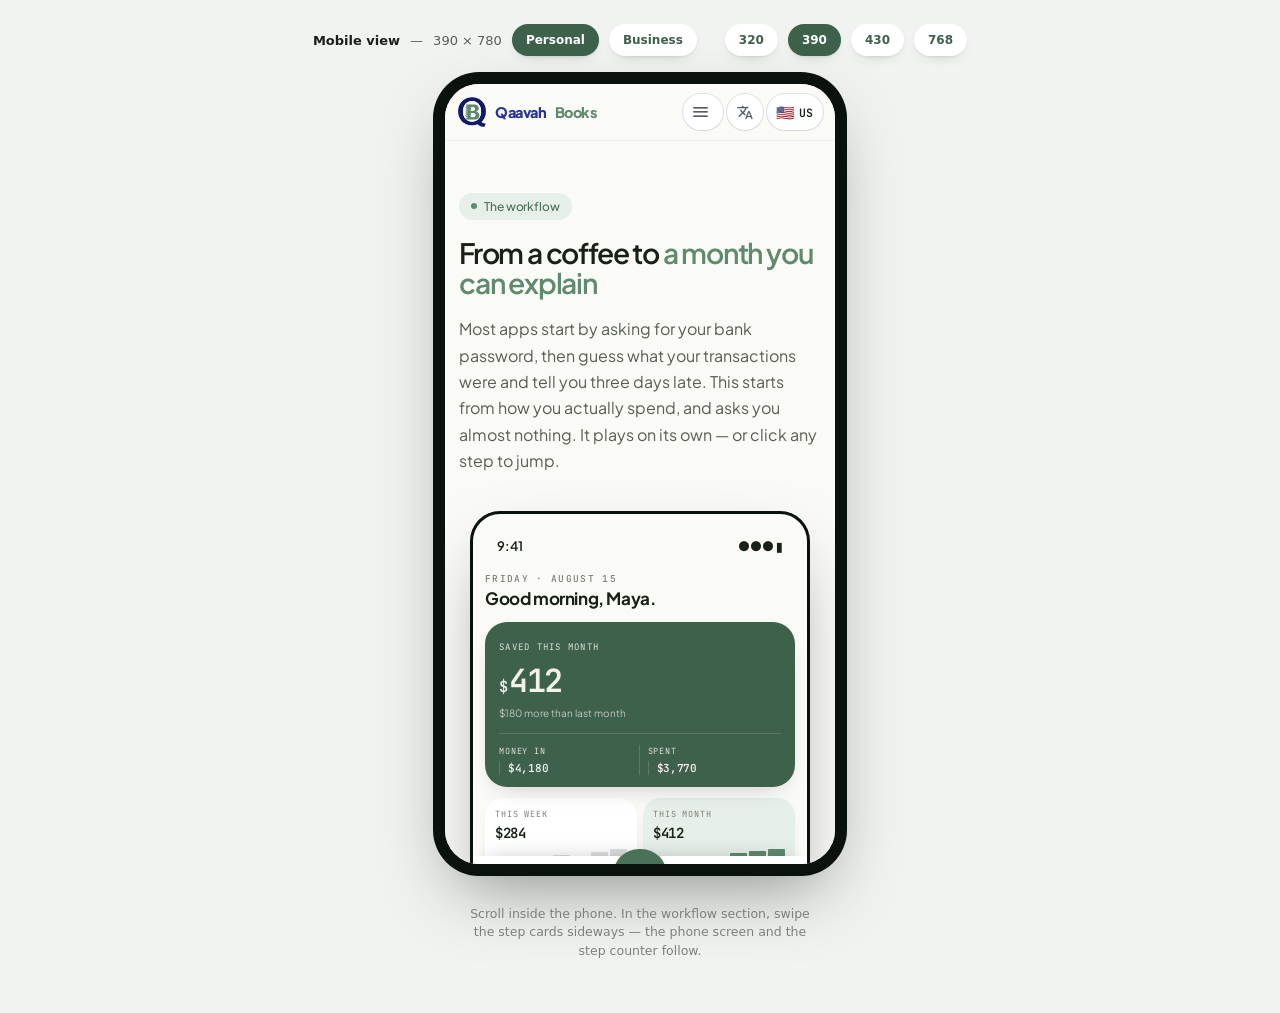
<file: docs/handoff-mobile-workflow/mobile-preview.html>
<!doctype html>
<html lang="en">
<head>
<meta charset="utf-8">
<title>Qaavah Books — mobile view</title>
<style>
  body{margin:0;min-height:100vh;background:#F1F3F0;font-family:"Plus Jakarta Sans",system-ui,sans-serif;color:#182018;display:flex;flex-direction:column;align-items:center;gap:16px;padding:24px 16px 40px}
  .bar{display:flex;align-items:center;gap:10px;font-size:13px;color:#585D55}
  .bar b{font-weight:600;color:#182018}
  .bar button{border:none;background:#fff;font:inherit;font-size:12px;font-weight:600;color:#3E614C;padding:9px 14px;border-radius:999px;cursor:pointer;box-shadow:0 1px 2px rgba(24,32,24,.08),0 6px 16px -10px rgba(24,32,24,.3)}
  .bar button[aria-pressed="true"]{background:#3E614C;color:#fff}
  .device{background:#0B120D;border-radius:46px;padding:12px;box-shadow:0 30px 70px -24px rgba(24,32,24,.5)}
  .device iframe{display:block;border:0;border-radius:34px;background:#FAFAF7;width:390px;height:780px}
  .note{font-size:12.5px;color:#7C8079;max-width:44ch;text-align:center;line-height:1.5}
</style>
</head>
<body>
  <div class="bar">
    <b>Mobile view</b> — <span id="lbl">390 × 780</span>
    <button data-src="../../index.html#flow" aria-pressed="true">Personal</button>
    <button data-src="../../business.html#flow">Business</button>
    <span style="width:8px"></span>
    <button data-w="320" data-h="720">320</button>
    <button data-w="390" data-h="780" aria-pressed="true">390</button>
    <button data-w="430" data-h="840">430</button>
    <button data-w="768" data-h="900">768</button>
  </div>
  <div class="device"><iframe id="fr" src="../../index.html#flow" title="Qaavah Books personal tour"></iframe></div>
  <p class="note">Scroll inside the phone. In the workflow section, swipe the step cards sideways — the phone screen and the step counter follow.</p>
<script>
  const fr=document.getElementById('fr'),lbl=document.getElementById('lbl'),btns=[...document.querySelectorAll('.bar button[data-w]')],pages=[...document.querySelectorAll('.bar button[data-src]')];
  pages.forEach(b=>b.addEventListener('click',()=>{
    pages.forEach(x=>x.setAttribute('aria-pressed',String(x===b)));
    fr.src=b.dataset.src;
  }));
  btns.forEach(b=>b.addEventListener('click',()=>{
    btns.forEach(x=>x.setAttribute('aria-pressed',String(x===b)));
    fr.style.width=b.dataset.w+'px';fr.style.height=b.dataset.h+'px';
    lbl.textContent=b.dataset.w+' × '+b.dataset.h;
  }));
</script>
</body>
</html>
</file>
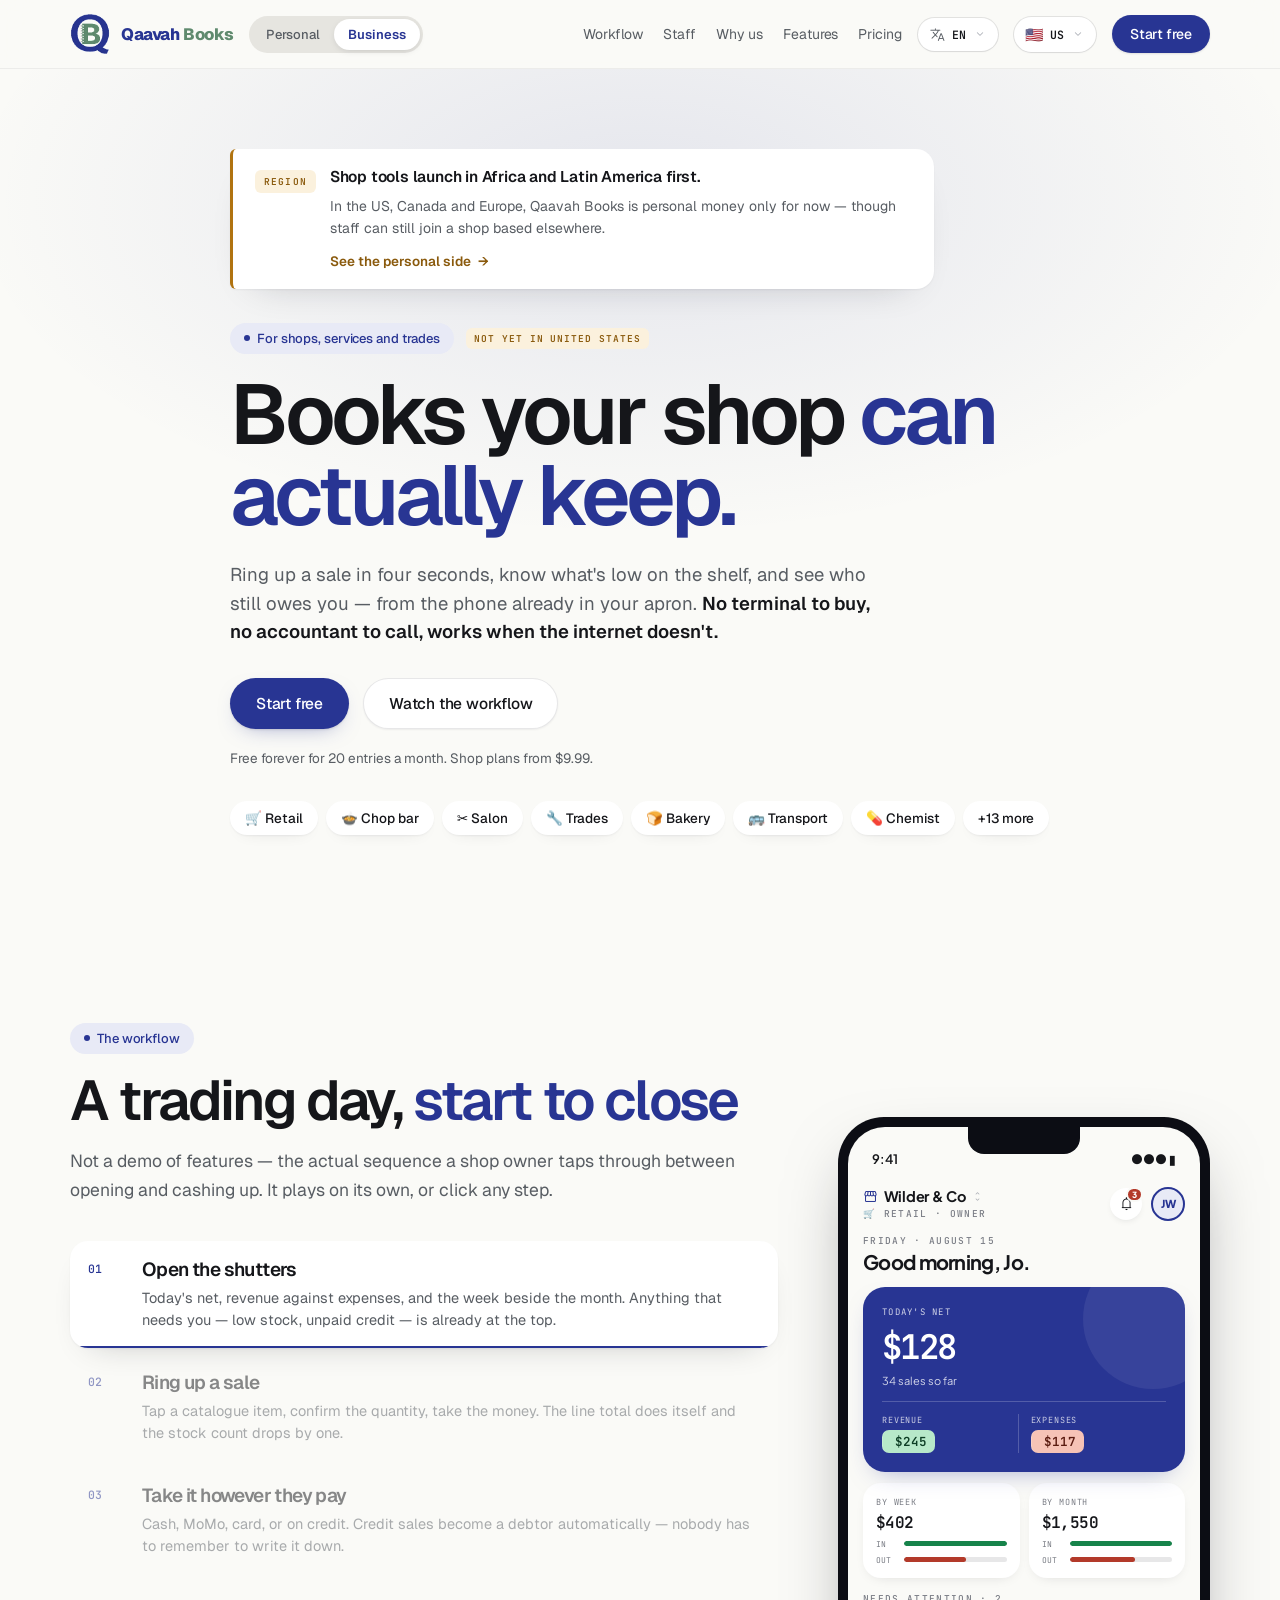
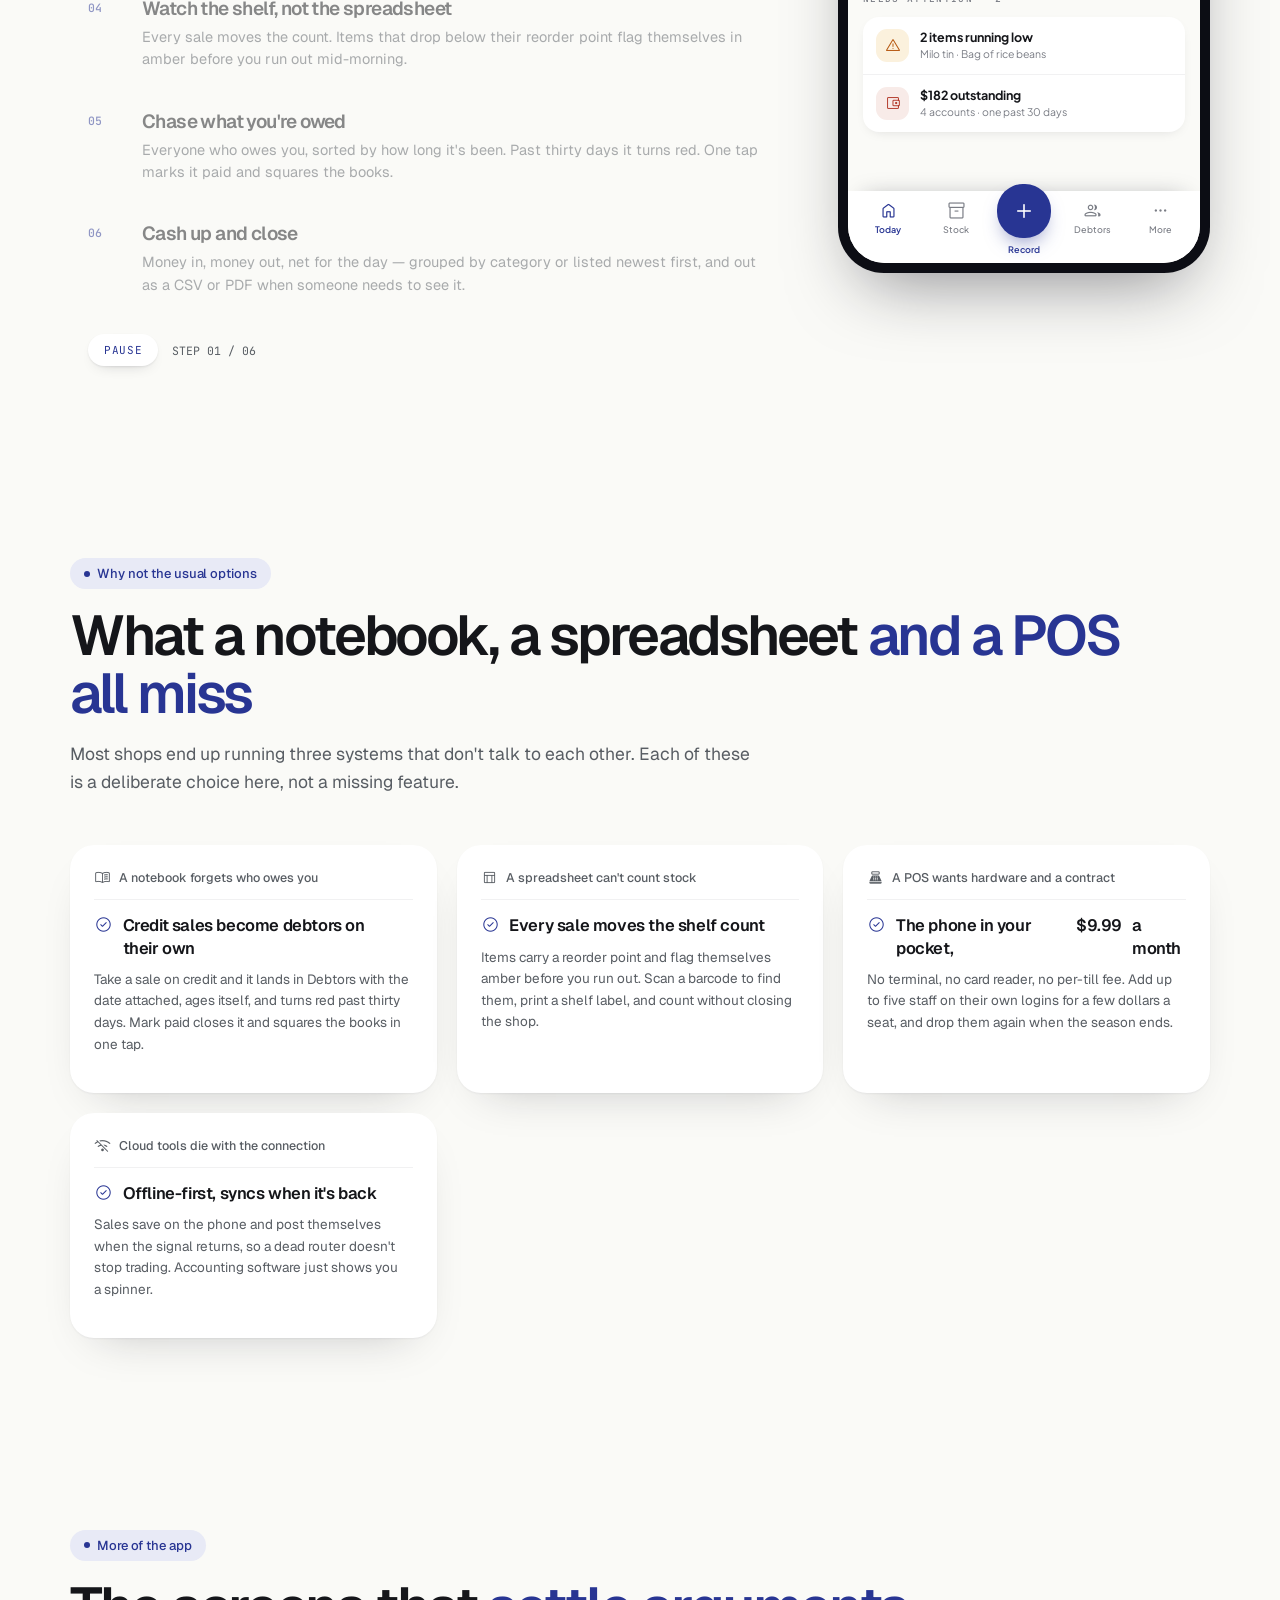
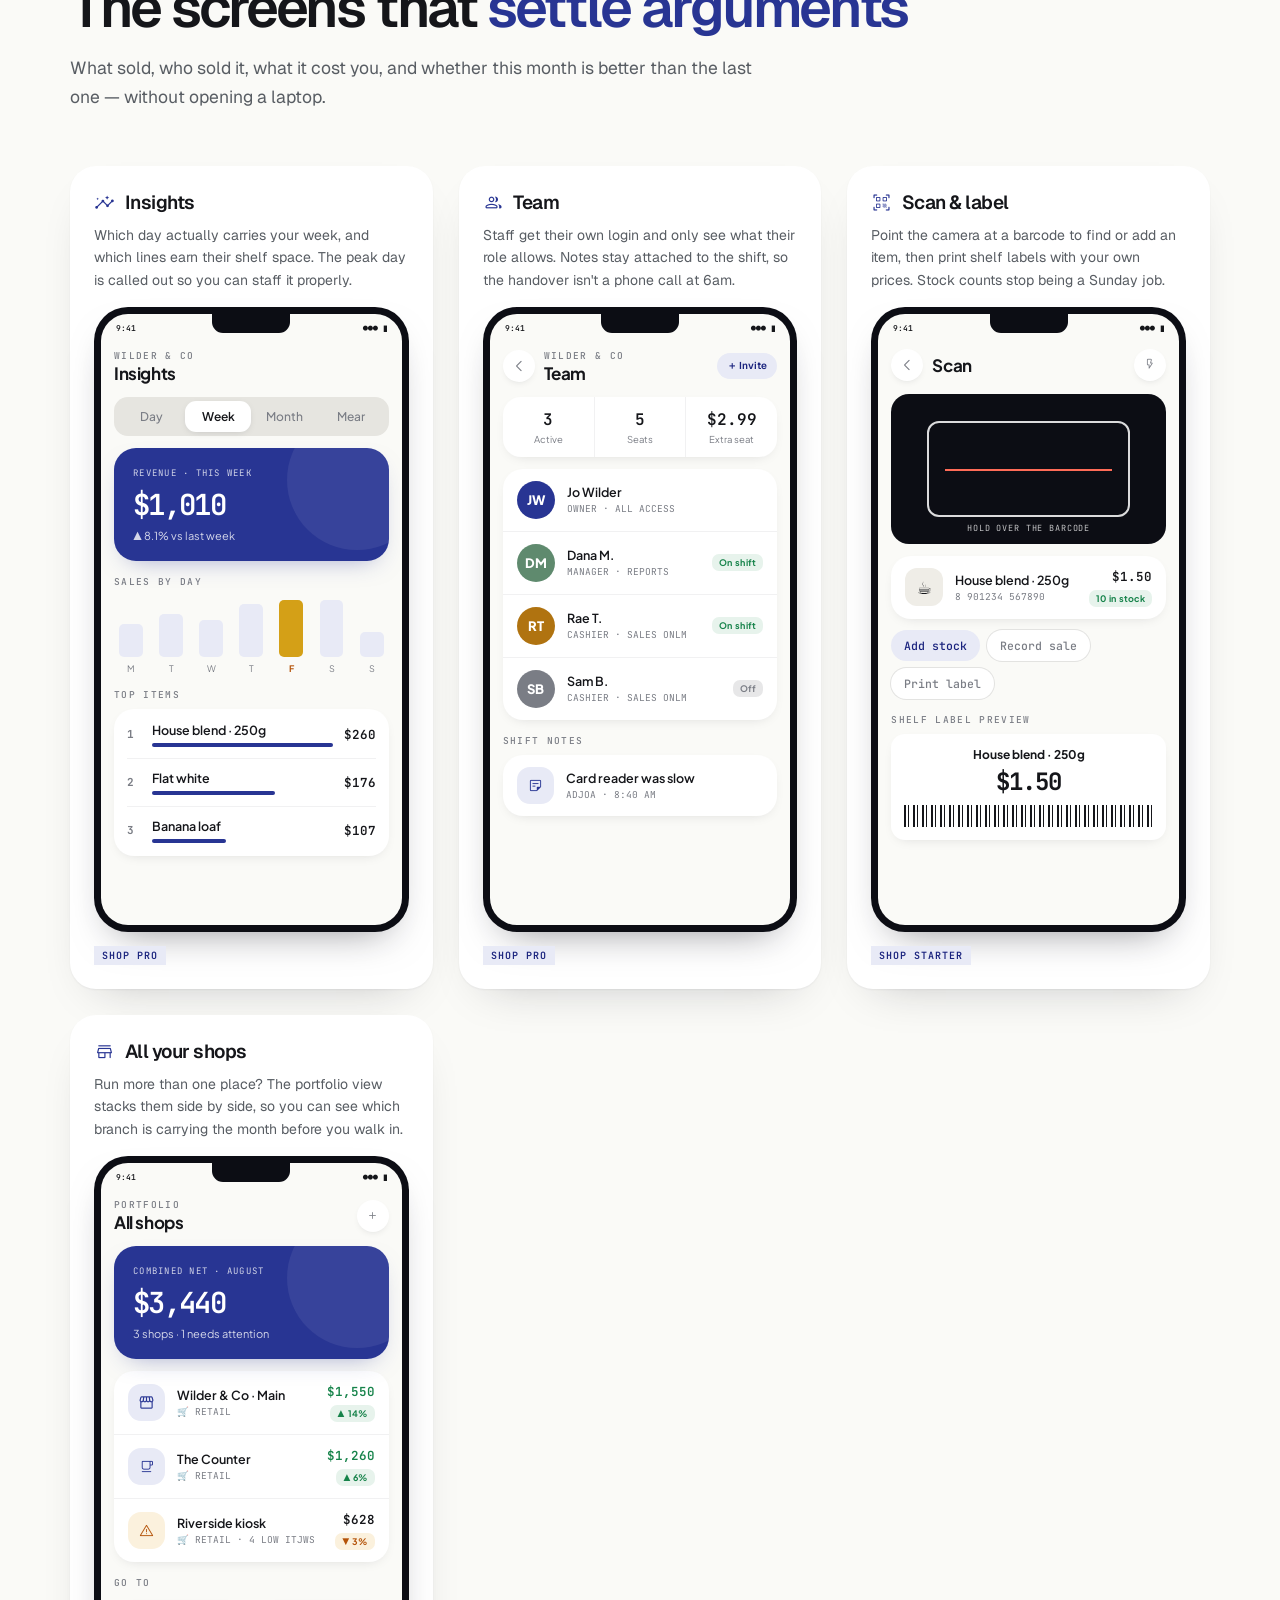
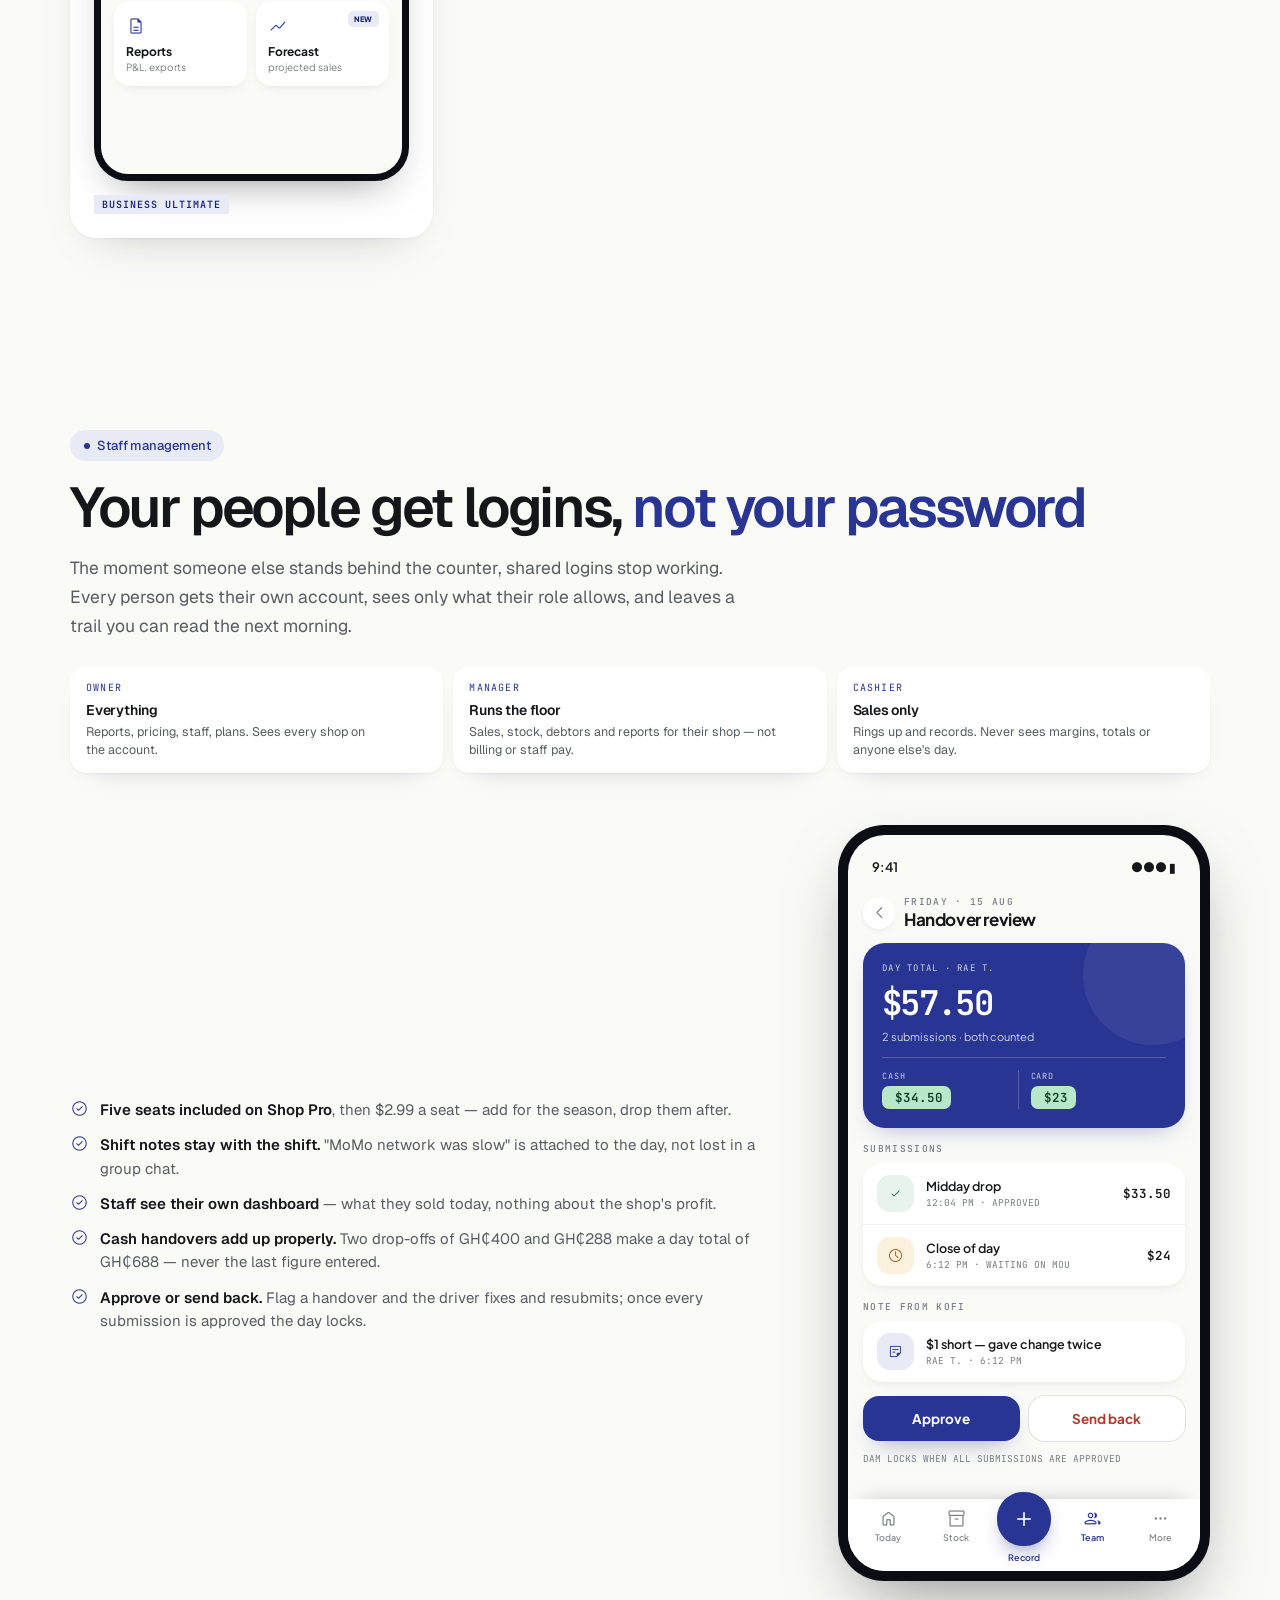
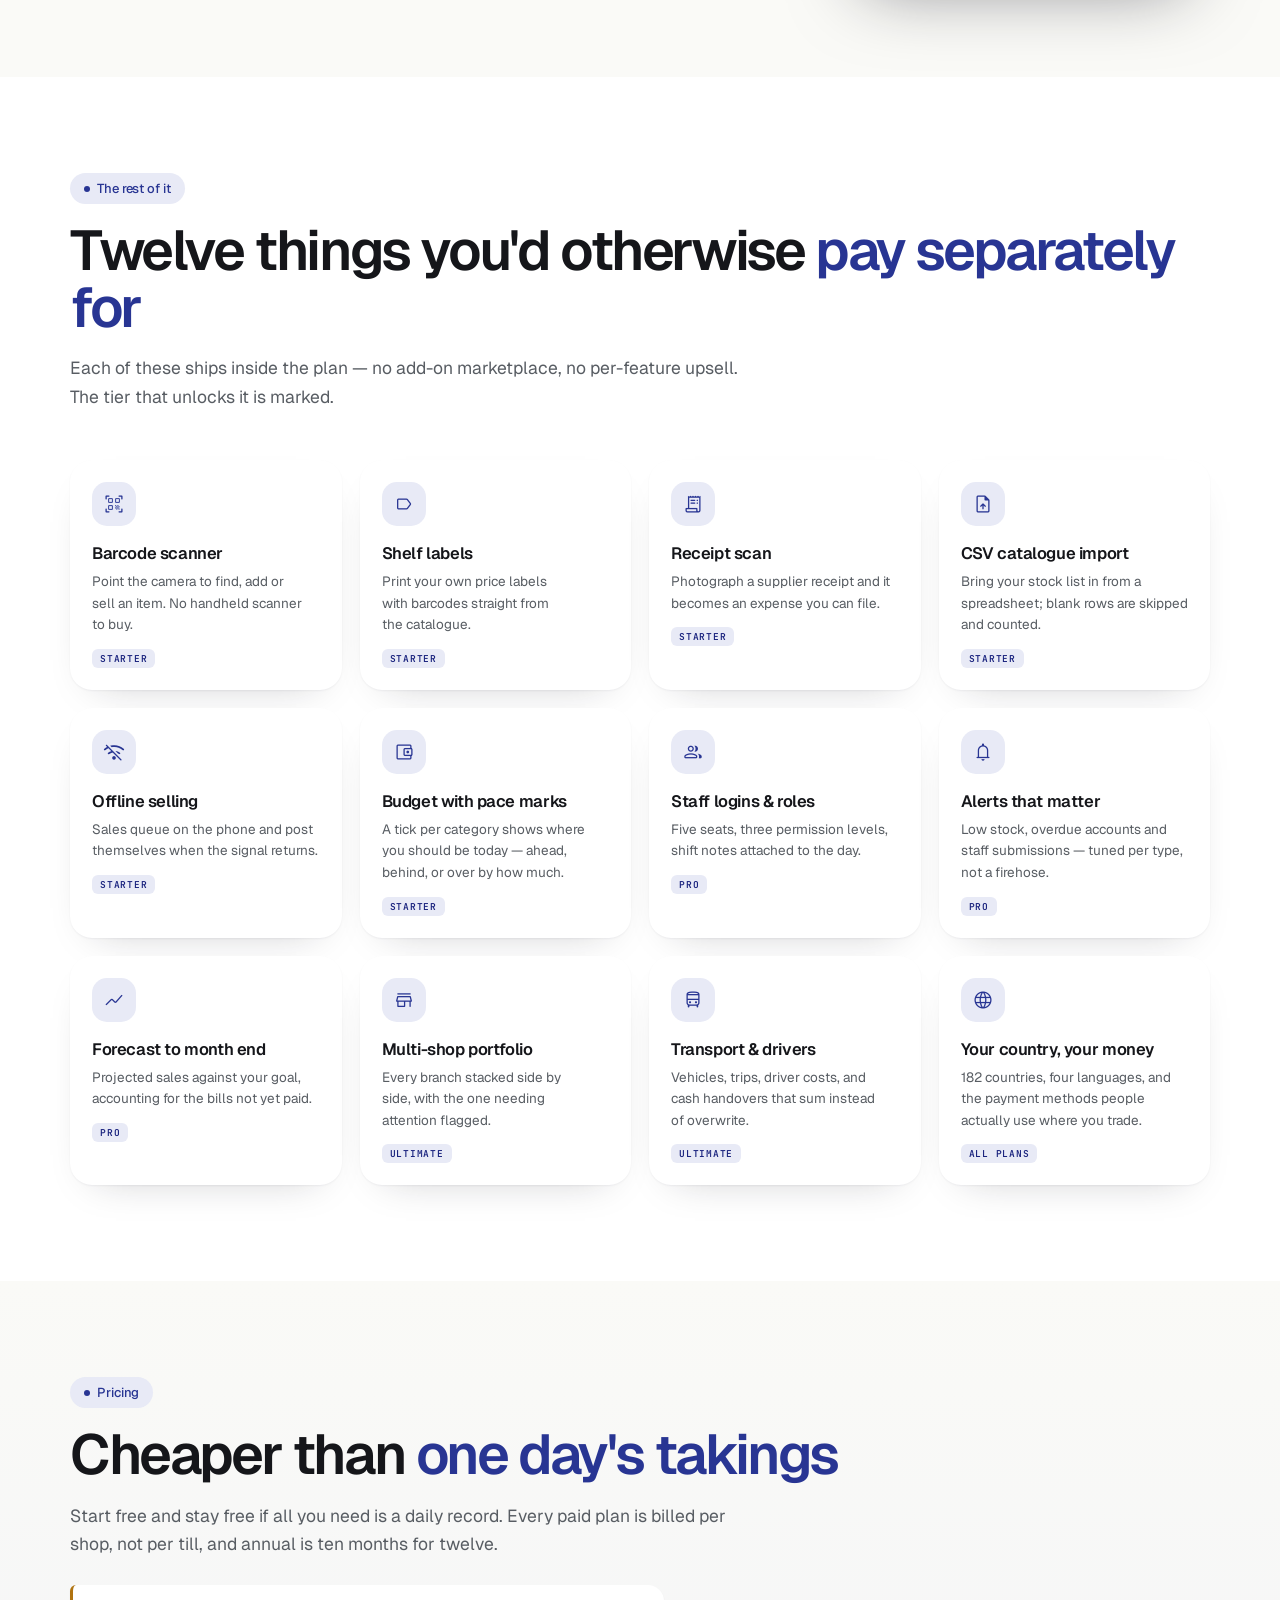
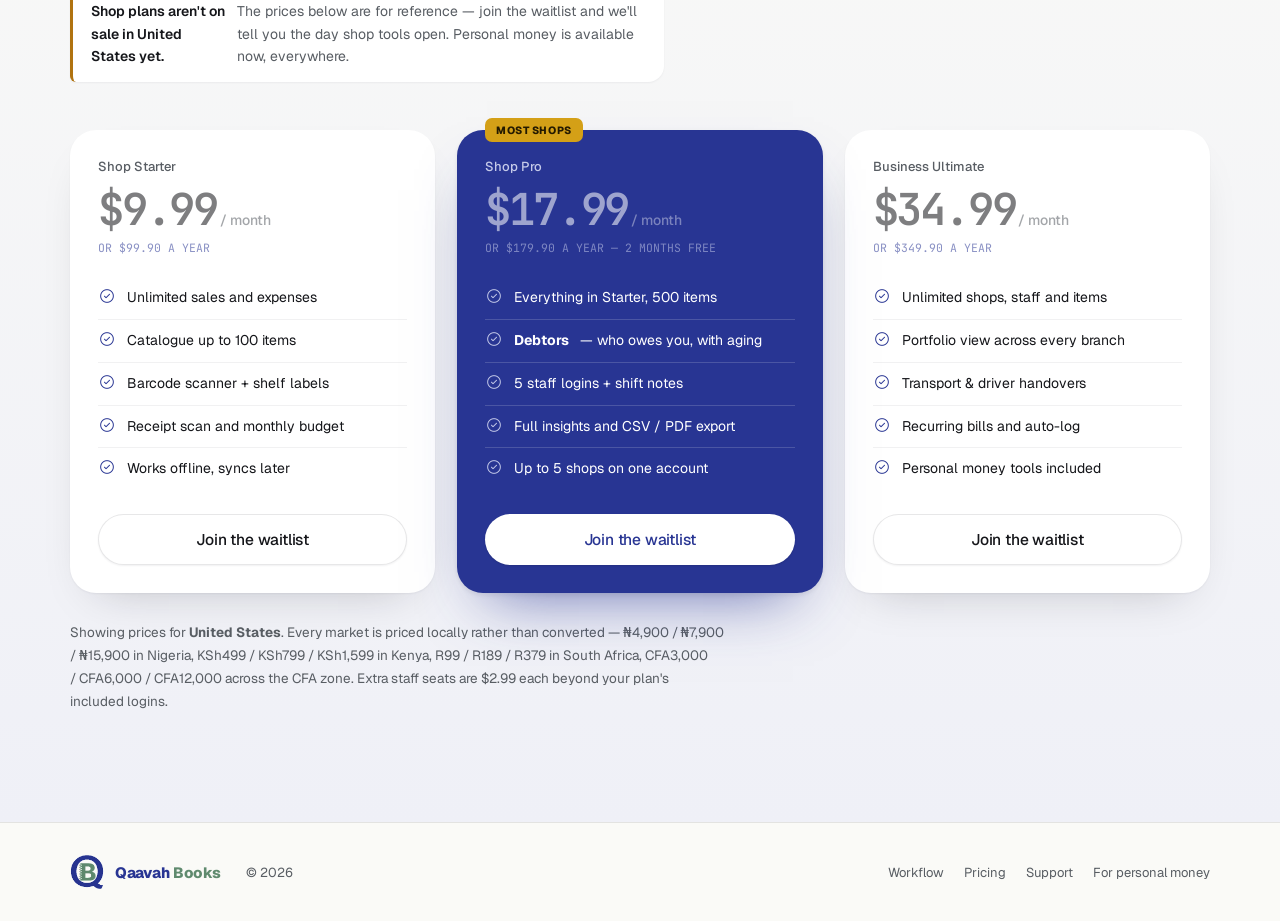
<file: docs/handover-15/pages/Business Tour.html>
<!doctype html>
<html lang="en">
<head>
<meta charset="utf-8">
<meta name="viewport" content="width=device-width, initial-scale=1">
<title>Qaavah Books — Books your shop can actually keep</title>
<link rel="preconnect" href="https://fonts.googleapis.com"><link rel="preconnect" href="https://fonts.gstatic.com" crossorigin>
<link href="https://fonts.googleapis.com/css2?family=Geist:wght@300;400;500;600;700&family=Plus+Jakarta+Sans:wght@400;500;600;700&family=JetBrains+Mono:wght@400;500;600;700&family=Material+Symbols+Rounded:opsz,wght,FILL,GRAD@24,300,0,0&display=swap" rel="stylesheet">
<style>
:root{--brand:#283593;--brandDark:#1A237E;--brandTint:#E8EAF6;--brandLift:#C5CAE9;--paper:#FAFAF7;--bone:#F4F1E9;--ink:#15161A;--muted:#7A7D85;--faint:#A8ABB3;--body:#585D63;--rule:rgba(21,22,34,.1);--hair:rgba(21,22,34,.06);--income:#16834A;--incomeTint:#E7F3EC;--expense:#B33A2A;--expenseTint:#F8EBE8;--amber:#B07310;--amberText:#B45309;--amberTint:#FBF1DD;--gold:#D4A017;--sage:#5F8A6E}
*{box-sizing:border-box}
html{scroll-behavior:smooth}
body{margin:0;background:var(--paper);color:var(--ink);font-family:"Geist",system-ui,sans-serif;-webkit-font-smoothing:antialiased;text-wrap:pretty;overflow-x:hidden}
a{color:var(--brand);text-decoration:none}a:hover{color:var(--brandDark)}
.phone,.gsc{font-family:"Plus Jakarta Sans",system-ui,sans-serif}
.msr{font-family:'Material Symbols Rounded';font-weight:300;font-size:22px;line-height:1;vertical-align:middle;display:inline-block;-webkit-font-feature-settings:'liga';font-feature-settings:'liga'}
.wrap{max-width:1200px;margin:0 auto;padding:0 30px}
.tag{display:inline-flex;align-items:center;gap:7px;font-size:13px;font-weight:500;letter-spacing:-.1px;color:var(--brand);background:var(--brandTint);padding:7px 14px;border-radius:999px}
.tag::before{content:"";width:6px;height:6px;border-radius:50%;background:var(--brand)}
.btn{display:inline-flex;align-items:center;gap:9px;border:none;font-family:inherit;background:var(--brand);color:#fff;font-size:15.5px;font-weight:500;letter-spacing:-.2px;padding:15px 26px;border-radius:999px;cursor:pointer;transition:background .2s,box-shadow .2s,transform .2s;box-shadow:0 1px 2px rgba(21,22,34,.1),0 8px 22px -12px rgba(40,53,147,.5)}
.btn:hover{background:var(--brandDark);color:#fff;transform:translateY(-1px);box-shadow:0 1px 2px rgba(21,22,34,.1),0 14px 30px -14px rgba(40,53,147,.55)}
.btn.line{background:#fff;color:var(--ink);box-shadow:inset 0 0 0 1px var(--rule),0 1px 2px rgba(21,22,34,.06)}
.btn.line:hover{background:#fff;color:var(--ink);box-shadow:inset 0 0 0 1px rgba(21,22,34,.22),0 8px 20px -12px rgba(21,22,34,.3);transform:translateY(-1px)}
.btn.sm{padding:10px 18px;font-size:14px;box-shadow:0 1px 2px rgba(21,22,34,.12)}
h1{font-size:clamp(44px,6.6vw,92px);font-weight:600;letter-spacing:-4px;line-height:.96;margin:20px 0 0}
h1 em{font-style:normal;font-weight:600;color:var(--brand);letter-spacing:-4px}
h2{font-size:clamp(34px,4.4vw,56px);font-weight:600;letter-spacing:-2.4px;line-height:1.02;margin:18px 0 0}
h2 em{font-style:normal;font-weight:600;color:var(--brand);letter-spacing:-2.4px}
.slede{font-size:17.5px;line-height:1.65;color:var(--body);margin-top:18px;max-width:58ch}
section{padding:96px 0}
/* nav */
nav{position:sticky;top:0;z-index:60;background:rgba(250,250,247,.9);backdrop-filter:blur(16px);border-bottom:1px solid var(--hair)}
.navin{max-width:1200px;margin:0 auto;padding:14px 30px;display:flex;align-items:center;gap:28px}
.brand{display:flex;align-items:center;gap:11px;font-size:16.5px;letter-spacing:-.4px;color:var(--ink)}
.brand img{width:40px;height:40px;object-fit:contain;display:block}
.brand b{font-weight:800;color:var(--brand)}
.brand i{font-style:normal;font-weight:800;color:var(--sage)}
.nlinks{display:flex;gap:26px;margin-left:auto;font-size:14px;letter-spacing:-.1px}
.nlinks a{color:var(--body)}.nlinks a:hover{color:var(--ink)}
/* hero */
.hero{padding:80px 0 92px;position:relative;overflow:hidden}
.hero::before{content:"";position:absolute;top:-30%;left:50%;transform:translateX(-50%);width:120%;height:90%;background:radial-gradient(ellipse at center,rgba(40,53,147,.1),transparent 62%);pointer-events:none}
.hero .in{position:relative;max-width:880px}
.hlede{font-size:18.5px;line-height:1.55;color:var(--body);margin-top:24px;max-width:54ch}
.hlede b{color:var(--ink);font-weight:600}
.hctas{display:flex;gap:14px;margin-top:32px;flex-wrap:wrap}
.hnote{font-size:13.5px;color:var(--body);margin-top:20px}
.types{display:flex;gap:8px;flex-wrap:wrap;margin-top:34px}
.type{background:#fff;border-radius:999px;padding:8px 15px;font-size:13.5px;font-weight:500;box-shadow:0 1px 2px rgba(21,22,34,.05),0 6px 18px -14px rgba(21,22,34,.3)}
/* flow */
.flowin{display:grid;grid-template-columns:1fr 372px;gap:60px;align-items:center}
.steps{margin-top:36px;display:flex;flex-direction:column;gap:6px}
.step{display:grid;grid-template-columns:38px 1fr;gap:16px;padding:16px 18px;border-radius:18px;cursor:pointer;position:relative;overflow:hidden;opacity:.5;transition:opacity .3s,background .3s}
.step.on{opacity:1;background:#fff;box-shadow:0 1px 2px rgba(21,22,34,.05),0 14px 34px -22px rgba(21,22,34,.3)}
.step .n{font-family:"JetBrains Mono",monospace;font-size:11.5px;font-weight:500;color:var(--brand);padding-top:4px}
.step h4{margin:0;font-size:19px;font-weight:600;letter-spacing:-.6px}
.step p{margin:5px 0 0;font-size:14.5px;line-height:1.55;color:var(--body)}
.step .bar{position:absolute;left:0;bottom:0;height:2px;width:0;background:var(--brand);border-radius:2px}
.step.on .bar{animation:fill 4.4s linear forwards}
@keyframes fill{from{width:0}to{width:100%}}
.flowctl{display:flex;align-items:center;gap:14px;margin-top:22px;padding-left:18px;font-family:"JetBrains Mono",monospace;font-size:11.5px;color:var(--body)}
.flowctl button{border:none;background:#fff;font-family:inherit;font-size:11px;letter-spacing:.06em;text-transform:uppercase;padding:9px 16px;border-radius:999px;cursor:pointer;color:var(--brand);box-shadow:0 1px 2px rgba(21,22,34,.08),0 6px 16px -10px rgba(21,22,34,.3)}
.flowctl button:hover{background:var(--brand);color:#fff}
/* device */
.phone{width:372px;height:756px;border-radius:46px;padding:10px;background:#0C0D14;box-shadow:0 30px 70px -24px rgba(21,22,34,.5)}
.screen{position:relative;width:100%;height:100%;background:var(--paper);border-radius:37px;overflow:hidden}
.notch{position:absolute;top:0;left:50%;transform:translateX(-50%);width:112px;height:27px;background:#0C0D14;border-bottom-left-radius:16px;border-bottom-right-radius:16px;z-index:20}
.pane{position:absolute;inset:0;display:flex;flex-direction:column;opacity:0;transform:translateY(14px) scale(.985);transition:opacity .45s cubic-bezier(.22,.9,.24,1),transform .45s cubic-bezier(.22,.9,.24,1);pointer-events:none}
.pane.on{opacity:1;transform:none;pointer-events:auto}
.spane{position:absolute;inset:0;display:flex;flex-direction:column}
.sb{height:46px;flex:0 0 46px;display:flex;align-items:flex-end;justify-content:space-between;padding:0 24px 6px;font-size:13px;font-weight:600}
.pb{flex:1;min-height:0;padding:14px 15px 0;overflow:hidden}
.ph{display:flex;align-items:center;gap:9px;margin-bottom:13px}
.ph .bk{width:32px;height:32px;border-radius:50%;background:#fff;display:grid;place-items:center;flex:0 0 32px;box-shadow:0 3px 10px -6px rgba(21,22,34,.3)}
.ph .bk .msr{font-size:15px;color:var(--muted)}
.ph .tt{flex:1;min-width:0;font-size:17px;font-weight:700;letter-spacing:-.4px}
.pkick{font-family:"JetBrains Mono",monospace;font-size:9.5px;font-weight:500;letter-spacing:.14em;text-transform:uppercase;color:var(--muted)}
.bizrow{display:flex;align-items:center;gap:6px;font-size:14.5px;font-weight:700;letter-spacing:-.3px}
.bizrow .msr{font-size:15px;color:var(--brand)}
.avat{width:34px;height:34px;border-radius:50%;background:var(--brandTint);border:2px solid var(--brand);display:grid;place-items:center;font-size:11px;font-weight:800;color:var(--brand);flex:0 0 34px}
.bell{width:32px;height:32px;border-radius:50%;background:#fff;display:grid;place-items:center;flex:0 0 32px;position:relative;box-shadow:0 3px 10px -6px rgba(21,22,34,.3)}
.bell .msr{font-size:17px;color:var(--ink)}
.bell b{position:absolute;top:-1px;right:-1px;min-width:15px;height:15px;border-radius:8px;background:var(--expense);color:#fff;font-size:8.5px;font-weight:800;display:grid;place-items:center;padding:0 4px;border:2px solid var(--paper)}
.greet{font-size:20px;font-weight:700;letter-spacing:-.7px;margin-top:2px}
.phero{background:var(--brand);color:#fff;border-radius:22px;padding:19px;margin-top:13px;position:relative;overflow:hidden;box-shadow:0 10px 26px -14px rgba(40,53,147,.5)}
.phero::after{content:"";position:absolute;right:-38px;top:-38px;width:140px;height:140px;border-radius:50%;background:rgba(255,255,255,.07)}
.phl{font-family:"JetBrains Mono",monospace;font-size:9px;letter-spacing:.14em;text-transform:uppercase;color:rgba(255,255,255,.78)}
.phv{font-family:"JetBrains Mono",monospace;font-size:34px;font-weight:600;letter-spacing:-1.7px;margin-top:6px}
.phv .c{font-size:16px;color:var(--brandLift);margin-right:2px}
.phc{font-size:11px;color:rgba(255,255,255,.8);margin-top:5px}
.psub{display:flex;margin-top:14px;padding-top:12px;border-top:1px solid rgba(255,255,255,.2)}
.psub div{flex:1}.psub div+div{border-left:1px solid rgba(255,255,255,.2);padding-left:12px}
.psl{font-family:"JetBrains Mono",monospace;font-size:8.5px;letter-spacing:.1em;text-transform:uppercase;color:rgba(255,255,255,.75)}
.psv{display:inline-block;margin-top:4px;font-family:"JetBrains Mono",monospace;font-size:12.5px;font-weight:600;padding:3px 8px;border-radius:7px}
.psv.in{background:#B7E8C9;color:#0C3D24}.psv.out{background:#F6C3B6;color:#5A1B10}
.prow{display:flex;gap:9px;margin-top:11px}
.pcard{flex:1;background:#fff;border-radius:18px;padding:13px;box-shadow:0 4px 14px -8px rgba(21,22,34,.22)}
.pcl{font-family:"JetBrains Mono",monospace;font-size:8.5px;letter-spacing:.1em;text-transform:uppercase;color:var(--muted)}
.pcv{font-family:"JetBrains Mono",monospace;font-size:16px;font-weight:600;letter-spacing:-.6px;margin-top:4px}
.bar2{display:flex;align-items:center;gap:6px;margin-top:6px}
.bar2 .bl{font-family:"JetBrains Mono",monospace;font-size:8px;color:var(--muted);width:22px}
.bar2 .tr{flex:1;height:5px;border-radius:3px;background:var(--rule);overflow:hidden}
.bar2 .tr i{display:block;height:100%;border-radius:3px}
.plist{background:#fff;border-radius:20px;margin-top:12px;overflow:hidden;box-shadow:0 4px 14px -8px rgba(21,22,34,.22)}
.pent{display:flex;align-items:center;gap:12px;padding:12px 14px;border-top:1px solid var(--hair)}
.pent:first-child{border-top:none}
.pei{width:37px;height:37px;border-radius:13px;display:grid;place-items:center;flex:0 0 37px;background:var(--brandTint)}
.pei.in{background:var(--incomeTint)}.pei.out{background:var(--expenseTint)}.pei.am{background:var(--amberTint)}
.pen{font-size:12.5px;font-weight:600}
.pes{font-family:"JetBrains Mono",monospace;font-size:9.5px;color:var(--muted);margin-top:2px}
.pea{font-family:"JetBrains Mono",monospace;font-size:12.5px;font-weight:600}
.badge{display:inline-block;font-size:9px;font-weight:700;padding:3px 7px;border-radius:7px;letter-spacing:.03em}
.b-am{background:var(--amberTint);color:var(--amberText)}
.b-ex{background:var(--expenseTint);color:var(--expense)}
.b-in{background:var(--incomeTint);color:var(--income)}
.b-br{background:var(--brandTint);color:var(--brandDark)}
.ptab{flex:0 0 72px;background:#fff;display:flex;align-items:flex-start;padding:9px 6px 0;box-shadow:0 -8px 24px -16px rgba(21,22,34,.4)}
.pt{flex:1;display:flex;flex-direction:column;align-items:center;gap:3px;font-size:9px;font-weight:500;color:var(--muted)}
.pt.on{color:var(--brand);font-weight:600}.pt .msr{font-size:21px}
.pfab{width:54px;height:54px;border-radius:26px;background:var(--brand);display:grid;place-items:center;margin-top:-16px;box-shadow:0 10px 20px -8px rgba(40,53,147,.6)}
.pfab .msr{font-size:26px;color:#fff}
.pfl{font-size:9px;font-weight:600;color:var(--brand);margin-top:3px}
.segs{display:flex;background:#E6E5E0;border-radius:14px;padding:4px;margin-bottom:6px}
.segs span{flex:1;text-align:center;padding:8px 0;border-radius:11px;font-size:12px;font-weight:500;color:var(--muted)}
.segs span.on{background:#fff;color:var(--ink);font-weight:600;box-shadow:0 2px 8px -4px rgba(21,22,34,.25)}
.amt{text-align:center;padding:22px 0 12px}
.amtv{font-family:"JetBrains Mono",monospace;font-size:52px;font-weight:600;letter-spacing:-2.6px;margin-top:5px}
.amtv .c{font-size:24px;color:var(--muted);margin-right:3px}
.caret{display:inline-block;width:3px;height:38px;background:var(--brand);vertical-align:-4px;margin-left:3px;border-radius:2px}
.chips{display:flex;gap:7px;flex-wrap:wrap}
.chip{background:var(--brandTint);color:var(--brandDark);font-family:"JetBrains Mono",monospace;font-size:11.5px;font-weight:500;padding:8px 13px;border-radius:999px}
.chip.gh{background:#fff;color:var(--muted);box-shadow:0 0 0 1px var(--rule)}
.field{background:#fff;border-radius:14px;padding:13px 15px;font-size:14px;margin-top:10px;display:flex;align-items:center;justify-content:space-between;box-shadow:0 4px 14px -8px rgba(21,22,34,.22)}
.mini{font-family:"JetBrains Mono",monospace;font-size:9.5px;letter-spacing:.12em;text-transform:uppercase;color:var(--muted);margin:15px 0 8px}
.pays{display:grid;grid-template-columns:1fr 1fr;gap:9px}
.pay{background:#fff;border-radius:14px;padding:13px;display:flex;align-items:center;gap:9px;font-size:13px;font-weight:600;box-shadow:0 4px 14px -8px rgba(21,22,34,.22)}
.pay.on{background:var(--brandTint);box-shadow:0 0 0 1.5px var(--brand)}
.pay .msr{font-size:18px;color:var(--brand)}
.cta{background:var(--brand);color:#fff;text-align:center;padding:16px;border-radius:16px;font-size:15px;font-weight:700;margin-top:15px;box-shadow:0 10px 26px -14px rgba(40,53,147,.7)}
.psearch{display:flex;align-items:center;gap:9px;background:#fff;border-radius:999px;padding:11px 14px;font-size:12px;color:var(--faint);margin-top:12px;box-shadow:0 0 0 1px var(--hair),0 4px 14px -10px rgba(21,22,34,.2)}
.strip{display:flex;background:#fff;border-radius:18px;overflow:hidden;margin-top:12px;box-shadow:0 4px 14px -8px rgba(21,22,34,.22)}
.sc{flex:1;text-align:center;padding:12px 0}
.sc+.sc{border-left:1px solid var(--hair)}
.scv{font-family:"JetBrains Mono",monospace;font-size:16px;font-weight:600}
.scl{font-size:9.5px;color:var(--muted);margin-top:3px}
.thumb{width:38px;height:38px;border-radius:12px;background:#EFEDE7;display:grid;place-items:center;font-size:17px;flex:0 0 38px}
.circ{width:38px;height:38px;border-radius:50%;display:grid;place-items:center;color:#fff;font-weight:800;font-size:13px;flex:0 0 38px}
.paid{font-size:9.5px;font-weight:700;color:var(--income);margin-top:5px}
.alert{background:#fff;border-radius:16px;margin-top:12px;overflow:hidden;box-shadow:0 4px 14px -8px rgba(21,22,34,.22)}
.at{display:flex;align-items:flex-start;gap:11px;padding:12px 13px;border-top:1px solid var(--hair)}
.at:first-child{border-top:none}
.aic{width:33px;height:33px;border-radius:11px;display:grid;place-items:center;flex:0 0 33px}
.atl{font-size:12.5px;font-weight:700;line-height:1.3}
.ats{font-size:10.5px;color:var(--muted);margin-top:2px}
.navgrid{display:grid;grid-template-columns:1fr 1fr;gap:9px;margin-top:12px}
.nt{background:#fff;border-radius:16px;padding:12px;position:relative;box-shadow:0 4px 14px -8px rgba(21,22,34,.22)}
.nt .msr{font-size:20px;color:var(--brand)}
.ntl{font-size:12px;font-weight:700;margin-top:8px}
.nts{font-size:10px;color:var(--muted);margin-top:2px;line-height:1.3}
.newp{position:absolute;top:10px;right:10px;background:var(--brandTint);color:var(--brandDark);font-size:7.5px;font-weight:800;letter-spacing:.05em;padding:3px 6px;border-radius:5px}
.bars{display:flex;align-items:flex-end;gap:6px;height:74px;margin-top:12px}
.bars .bc{flex:1;display:flex;flex-direction:column;align-items:center;justify-content:flex-end;height:100%;gap:6px}
.bars i{width:70%;border-radius:5px;background:var(--brandTint)}
.bars i.pk{background:var(--gold)}
.bx{font-size:9px;color:var(--muted)}
.rank{display:flex;align-items:center;gap:11px;padding:11px 0;border-top:1px solid var(--hair)}
.rank:first-child{border-top:none}
.rn{font-family:"JetBrains Mono",monospace;font-size:11px;font-weight:700;color:var(--muted);width:14px}
.rb{height:4px;border-radius:2px;background:var(--brand);margin-top:5px}
.lline{display:flex;justify-content:space-between;align-items:center;padding:11px 0;border-bottom:1px solid var(--hair);font-size:13px}
.lline:last-child{border-bottom:none}
.lline .lv{font-family:"JetBrains Mono",monospace;font-weight:600}
.lline.tot{border-top:2px solid var(--ink);border-bottom:none;padding-top:12px;font-weight:700;margin-top:2px}
.lline.sub{color:var(--muted);font-size:12px;padding-left:12px}
/* edge */
.edge{display:grid;grid-template-columns:repeat(auto-fit,minmax(300px,1fr));gap:20px;margin-top:48px}
.ecard{background:#fff;border-radius:24px;padding:24px;box-shadow:0 1px 2px rgba(21,22,34,.05),0 20px 46px -28px rgba(21,22,34,.28)}
.ethem{font-size:12.5px;font-weight:500;color:var(--body);display:flex;align-items:center;gap:8px;padding-bottom:13px;border-bottom:1px solid var(--hair)}
.ethem .msr{font-size:17px;color:var(--body)}
.eus{font-size:16.5px;font-weight:600;letter-spacing:-.4px;line-height:1.35;margin-top:14px;display:flex;gap:10px}
.eus .msr{font-size:19px;color:var(--brand);flex:0 0 auto;margin-top:1px}
.ewhy{font-size:13.5px;line-height:1.6;color:var(--body);margin-top:10px}
/* gallery */
.gal{display:grid;grid-template-columns:repeat(auto-fit,minmax(300px,1fr));gap:26px;margin-top:54px}
.gcell{background:#fff;border-radius:26px;padding:24px;box-shadow:0 1px 2px rgba(21,22,34,.05),0 20px 46px -28px rgba(21,22,34,.28)}
.gcell .gt{font-size:19px;font-weight:600;letter-spacing:-.5px;display:flex;align-items:center;gap:10px}
.gcell .gt .msr{font-size:21px;color:var(--brand)}
.gcell .gd{font-size:14px;line-height:1.6;color:var(--body);margin-top:9px}
.gp{background:#0C0D14;border-radius:34px;margin:16px auto 0;padding:7px;max-width:340px;box-shadow:0 18px 40px -22px rgba(21,22,34,.55)}
.gsc{background:var(--paper);border-radius:27px;aspect-ratio:372/756;display:flex;flex-direction:column;overflow:hidden;position:relative}
.mnotch{position:absolute;top:0;left:50%;transform:translateX(-50%);width:78px;height:19px;background:#0C0D14;border-bottom-left-radius:11px;border-bottom-right-radius:11px;z-index:5}
.mst{display:flex;align-items:center;justify-content:space-between;padding:9px 15px 5px;font-family:"JetBrains Mono",monospace;font-size:8px;font-weight:600}
.gpin{flex:1;min-height:0;padding:11px 13px 0;overflow:hidden}
.plus{display:inline-block;font-family:"JetBrains Mono",monospace;font-size:10px;font-weight:600;letter-spacing:.1em;text-transform:uppercase;background:var(--brandTint);color:var(--brandDark);padding:3px 8px;margin-top:14px}
/* pricing */
.pricing{background:linear-gradient(180deg,var(--paper),#EFF0F7)}
.spot{display:grid;grid-template-columns:1fr 372px;gap:60px;align-items:center;margin-top:52px}
.spot.flip .stxt{order:2}
.ticks{list-style:none;margin:24px 0 0;padding:0;display:flex;flex-direction:column;gap:12px}
.ticks li{display:flex;gap:11px;font-size:15px;line-height:1.55;color:var(--body)}
.ticks li b{color:var(--ink);font-weight:600}
.ticks .msr{font-size:19px;color:var(--brand);flex:0 0 auto;margin-top:1px}
.roles{display:flex;gap:10px;margin-top:26px;flex-wrap:wrap}
.role{background:#fff;border-radius:16px;padding:14px 16px;flex:1;min-width:150px;box-shadow:0 1px 2px rgba(21,22,34,.05),0 12px 30px -22px rgba(21,22,34,.3)}
.role .rl{font-family:"JetBrains Mono",monospace;font-size:10px;letter-spacing:.12em;text-transform:uppercase;color:var(--brand)}
.role .rt{font-size:14px;font-weight:600;margin-top:7px;letter-spacing:-.2px}
.role .rs{font-size:12.5px;color:var(--body);margin-top:4px;line-height:1.45}
.hgrid{display:grid;grid-template-columns:repeat(auto-fit,minmax(250px,1fr));gap:18px;margin-top:48px}
.hcard{background:#fff;border-radius:22px;padding:22px;box-shadow:0 1px 2px rgba(21,22,34,.05),0 16px 40px -26px rgba(21,22,34,.28)}
.hic{width:44px;height:44px;border-radius:15px;background:var(--brandTint);display:grid;place-items:center}
.hic .msr{font-size:22px;color:var(--brand)}
.ht{font-size:16.5px;font-weight:600;letter-spacing:-.4px;margin-top:16px}
.hs{font-size:13.5px;line-height:1.6;color:var(--body);margin-top:7px}
.htier{display:inline-block;font-family:"JetBrains Mono",monospace;font-size:9.5px;font-weight:600;letter-spacing:.08em;text-transform:uppercase;background:var(--brandTint);color:var(--brandDark);padding:3px 8px;border-radius:6px;margin-top:13px}
.plans{display:grid;grid-template-columns:repeat(auto-fit,minmax(280px,1fr));gap:22px;margin-top:48px;align-items:start}
.plan{background:#fff;border-radius:26px;padding:28px;box-shadow:0 1px 2px rgba(21,22,34,.05),0 20px 46px -28px rgba(21,22,34,.28)}
.plan.hi{background:var(--brand);color:#fff;box-shadow:0 2px 4px rgba(21,22,34,.08),0 30px 60px -30px rgba(40,53,147,.7);position:relative}
.plan .rec{position:absolute;top:-12px;left:28px;background:var(--gold);color:#241A00;font-size:10.5px;font-weight:800;letter-spacing:.05em;padding:5px 11px;border-radius:7px}
.pn{font-size:13px;font-weight:500;color:var(--body)}
.plan.hi .pn{color:var(--brandLift)}
.pp{font-family:"JetBrains Mono",monospace;font-size:44px;font-weight:600;letter-spacing:-2.2px;margin-top:12px;line-height:1}
.pp small{font-family:"Geist",sans-serif;font-size:14px;font-weight:500;letter-spacing:0;color:var(--body)}
.plan.hi .pp small{color:rgba(255,255,255,.7)}
.annual{font-family:"JetBrains Mono",monospace;font-size:11.5px;color:var(--brand);margin-top:9px}
.plan.hi .annual{color:var(--brandLift)}
.plan ul{list-style:none;margin:22px 0 0;padding:0}
.plan li{display:flex;gap:11px;font-size:14px;line-height:1.55;padding:10px 0;border-top:1px solid var(--hair)}
.plan.hi li{border-top-color:rgba(255,255,255,.16)}
.plan li:first-child{border-top:none}
.plan li .msr{font-size:18px;color:var(--brand);flex:0 0 auto}
.plan.hi li .msr{color:var(--brandLift)}
.plan .btn{margin-top:24px;width:100%;justify-content:center}
.ppnote{font-size:13.5px;color:var(--body);margin-top:28px;line-height:1.7;max-width:74ch}
footer{background:var(--paper);color:var(--body);padding:32px 0;border-top:1px solid var(--rule)}
.fin{display:flex;align-items:center;gap:26px;font-size:13px;flex-wrap:wrap}
.fin .fl{display:flex;gap:20px;margin-left:auto}
.fin a{color:var(--body)}.fin a:hover{color:var(--ink)}
@media(prefers-reduced-motion:reduce){*{animation:none!important;transition:none!important}}
@media(max-width:980px){.flowin,.spot{grid-template-columns:1fr}.spot.flip .stxt{order:0}.phone{margin:0 auto}.nlinks{display:none}.navin>.btn{margin-left:auto}section{padding:70px 0}.gcell{max-width:460px;margin-inline:auto}}

.lane{display:flex;background:#E6E5E0;border-radius:999px;padding:3px}
.ln{padding:8px 16px;border-radius:999px;font-size:13.5px;font-weight:500;color:#585D63;white-space:nowrap}
.ln:hover{color:#15161A}
.ln.on{background:#fff;font-weight:600;box-shadow:0 2px 8px -4px rgba(21,22,34,.28)}
.gate{display:flex;gap:14px;align-items:flex-start;background:#fff;border-left:3px solid #B07310;border-radius:6px 18px 18px 6px;padding:18px 22px;margin-bottom:34px;max-width:64ch;box-shadow:0 1px 2px rgba(21,22,34,.05),0 16px 40px -28px rgba(21,22,34,.3)}
.gpill{font-family:"JetBrains Mono",monospace;font-size:9.5px;font-weight:600;letter-spacing:.12em;text-transform:uppercase;background:#FBF1DD;color:#8A5A0D;padding:5px 9px;border-radius:6px;flex:0 0 auto;margin-top:3px}
.gate b{display:block;font-size:15.5px;font-weight:600;letter-spacing:-.2px;color:#15161A;line-height:1.35}
.gate p{margin:7px 0 0;font-size:14px;line-height:1.6;color:#585D63}
.glink{display:inline-flex;align-items:center;gap:7px;margin-top:12px;font-size:13.5px;font-weight:600;color:#8A5A0D;white-space:nowrap}
.glink:hover{color:#5C3D06}
@media(max-width:700px){.lane{display:none}}

.lang{position:relative}
.lang>summary{list-style:none;display:inline-flex;align-items:center;gap:7px;padding:9px 13px;border-radius:999px;background:#fff;font-size:13px;font-weight:500;cursor:pointer;box-shadow:0 0 0 1px rgba(21,22,34,.1),0 1px 2px rgba(21,22,34,.05)}
.lang>summary::-webkit-details-marker{display:none}
.lang>summary .msr{font-size:17px;color:#585D63}
.lang>summary .chev{font-size:15px;color:#A8ABB3}
.lang[open]>summary{box-shadow:0 0 0 1.5px rgba(21,22,34,.28)}
.lmenu{position:absolute;top:calc(100% + 8px);right:0;z-index:70;background:#fff;border-radius:16px;padding:7px;min-width:196px;box-shadow:0 1px 2px rgba(21,22,34,.06),0 20px 44px -22px rgba(21,22,34,.4)}
.lopt{display:flex;align-items:center;gap:10px;width:100%;border:none;background:none;font-family:inherit;font-size:14px;color:#15161A;padding:10px 11px;border-radius:11px;cursor:pointer;text-align:left}
.lopt:hover{background:#F1F1EE}
.lopt .code{font-family:"JetBrains Mono",monospace;font-size:10.5px;font-weight:600;color:#585D63;background:#F1F1EE;padding:3px 6px;border-radius:5px;flex:0 0 auto}
.lopt .nat{flex:1;min-width:0}
.lopt .nat small{display:block;font-size:11.5px;color:#585D63;margin-top:1px}
.lopt .msr{font-size:17px;opacity:0;flex:0 0 auto}
.lopt[aria-selected="true"] .msr{opacity:1}
.lnote{font-size:11.5px;line-height:1.45;color:#585D63;padding:9px 11px 5px;margin:4px 0 0;border-top:1px solid rgba(21,22,34,.06)}
@media(max-width:700px){.lang>summary .lbl{display:none}}

.cmenu{max-height:320px;overflow:auto}
.copt{display:flex;align-items:center;gap:10px;width:100%;border:none;background:none;font-family:inherit;font-size:14px;color:#15161A;padding:9px 11px;border-radius:11px;cursor:pointer;text-align:left}
.copt:hover{background:#F1F1EE}
.copt .flag{font-size:16px;flex:0 0 auto}
.copt .cn{flex:1;min-width:0}
.copt .cc{font-family:"JetBrains Mono",monospace;font-size:10.5px;font-weight:600;color:#585D63;flex:0 0 auto}
.copt .msr{font-size:17px;opacity:0;flex:0 0 auto}
.copt[aria-selected="true"] .msr{opacity:1}
.shut{display:inline-flex;align-items:center;gap:6px;font-family:"JetBrains Mono",monospace;font-size:9.5px;font-weight:600;letter-spacing:.1em;text-transform:uppercase;background:#FBF1DD;color:#8A5A0D;padding:4px 8px;border-radius:6px}
.closednote{display:flex;gap:10px;background:#fff;border-left:3px solid #B07310;border-radius:6px 16px 16px 6px;padding:15px 18px;margin-top:26px;max-width:66ch;font-size:14px;line-height:1.6;color:#585D63;box-shadow:0 1px 2px rgba(21,22,34,.05)}
.closednote b{color:#15161A;font-weight:600}
.plans.closed .pp,.plans.closed .annual{opacity:.55}

.navin{gap:16px}
.brand{flex:0 0 auto}
.nlinks{gap:20px;margin-left:auto;white-space:nowrap}
.lane{flex:0 0 auto}
.ln{padding:7px 14px;font-size:13px}
.lang>summary{padding:8px 11px;font-size:12.5px;gap:6px}
.lang>summary .lbl{font-family:"JetBrains Mono",monospace;font-size:11.5px;font-weight:600;letter-spacing:.04em}
.lang>summary .chev{font-size:14px}
.country>summary .lbl{letter-spacing:.06em}
.navin>.btn.sm{flex:0 0 auto;margin-left:0}
@media(max-width:1180px){.nlinks{display:none}}
@media(max-width:640px){.lane{display:none}}

.navmenu{display:none}
.navmenu>summary{list-style:none;display:inline-flex;align-items:center;gap:6px;padding:8px 12px;border-radius:999px;background:#fff;font-size:12.5px;font-weight:500;cursor:pointer;box-shadow:0 0 0 1px rgba(21,22,34,.1),0 1px 2px rgba(21,22,34,.05)}
.navmenu>summary::-webkit-details-marker{display:none}
.navmenu>summary .msr{font-size:18px;color:#585D63}
.navmenu .lmenu{min-width:180px}
.navmenu a{display:flex;align-items:center;gap:10px;padding:11px;border-radius:11px;font-size:14px;color:#15161A}
.navmenu a:hover{background:#F1F1EE;color:#15161A}
.navmenu a .msr{font-size:17px;color:#585D63}
@media(max-width:1180px){.navmenu{display:block;margin-left:auto}}
</style>
</head>
<body>

<nav>
  <div class="navin">
    <a class="brand" href="#"><img src="[data-uri]" alt="Qaavah Books"><span><b>Qaavah</b> <i>Books</i></span></a>
    <div class="lane"><a class="ln" href="Personal%20Tour.html">Personal</a><a class="ln on" style="color:#283593" href="Business%20Tour.html">Business</a></div>
    <div class="nlinks"><a href="#flow">Workflow</a><a href="#team">Staff</a><a href="#edge">Why us</a><a href="#more">Features</a><a href="#pricing">Pricing</a></div>
    <details class="lang navmenu">
      <summary><span class="msr">menu</span>Menu</summary>
      <div class="lmenu">
        <a href="#flow"><span class="msr">play_circle</span>Workflow</a>
        <a href="#team"><span class="msr">group</span>Staff</a>
        <a href="#edge"><span class="msr">compare_arrows</span>Why us</a>
        <a href="#more"><span class="msr">apps</span>Features</a>
        <a href="#pricing"><span class="msr">sell</span>Pricing</a>
      </div>
    </details>
    <details class="lang">
      <summary><span class="msr">translate</span><span class="lbl">EN</span><span class="msr chev">expand_more</span></summary>
      <div class="lmenu" role="listbox">
        <button class="lopt" role="option" aria-selected="true" data-lang="en" data-label="EN"><span class="code">EN</span><span class="nat">English</span><span class="msr" style="color:#283593">check</span></button>
        <button class="lopt" role="option" aria-selected="false" data-lang="fr" data-label="FR"><span class="code">FR</span><span class="nat">Français<small>French</small></span><span class="msr" style="color:#283593">check</span></button>
        <button class="lopt" role="option" aria-selected="false" data-lang="es" data-label="ES"><span class="code">ES</span><span class="nat">Español<small>Spanish</small></span><span class="msr" style="color:#283593">check</span></button>
        <button class="lopt" role="option" aria-selected="false" data-lang="pt" data-label="PT"><span class="code">PT</span><span class="nat">Português<small>Portuguese</small></span><span class="msr" style="color:#283593">check</span></button>
        <p class="lnote">The app ships in these four. Currency and payment methods follow your country, not your language.</p>
      </div>
    </details>
    <details class="lang country">
      <summary><span class="flag" style="font-size:15px">🇺🇸</span><span class="lbl">US</span><span class="msr chev">expand_more</span></summary>
      <div class="lmenu cmenu" role="listbox">
        <button class="copt" role="option" aria-selected="true" data-cc="US"><span class="flag">🇺🇸</span><span class="cn">United States</span><span class="cc">$</span><span class="msr" style="color:#283593">check</span></button><button class="copt" role="option" aria-selected="false" data-cc="CA"><span class="flag">🇨🇦</span><span class="cn">Canada</span><span class="cc">CA$</span><span class="msr" style="color:#283593">check</span></button><button class="copt" role="option" aria-selected="false" data-cc="GB"><span class="flag">🇬🇧</span><span class="cn">United Kingdom</span><span class="cc">£</span><span class="msr" style="color:#283593">check</span></button><button class="copt" role="option" aria-selected="false" data-cc="DE"><span class="flag">🇩🇪</span><span class="cn">Germany</span><span class="cc">€</span><span class="msr" style="color:#283593">check</span></button><button class="copt" role="option" aria-selected="false" data-cc="ES"><span class="flag">🇪🇸</span><span class="cn">Spain</span><span class="cc">€</span><span class="msr" style="color:#283593">check</span></button><button class="copt" role="option" aria-selected="false" data-cc="GH"><span class="flag">🇬🇭</span><span class="cn">Ghana</span><span class="cc">GH₵</span><span class="msr" style="color:#283593">check</span></button><button class="copt" role="option" aria-selected="false" data-cc="NG"><span class="flag">🇳🇬</span><span class="cn">Nigeria</span><span class="cc">₦</span><span class="msr" style="color:#283593">check</span></button><button class="copt" role="option" aria-selected="false" data-cc="KE"><span class="flag">🇰🇪</span><span class="cn">Kenya</span><span class="cc">KSh</span><span class="msr" style="color:#283593">check</span></button><button class="copt" role="option" aria-selected="false" data-cc="ZA"><span class="flag">🇿🇦</span><span class="cn">South Africa</span><span class="cc">R</span><span class="msr" style="color:#283593">check</span></button><button class="copt" role="option" aria-selected="false" data-cc="CI"><span class="flag">🇨🇮</span><span class="cn">Côte d’Ivoire</span><span class="cc">CFA</span><span class="msr" style="color:#283593">check</span></button><button class="copt" role="option" aria-selected="false" data-cc="IN"><span class="flag">🇮🇳</span><span class="cn">India</span><span class="cc">₹</span><span class="msr" style="color:#283593">check</span></button><button class="copt" role="option" aria-selected="false" data-cc="BR"><span class="flag">🇧🇷</span><span class="cn">Brazil</span><span class="cc">R$</span><span class="msr" style="color:#283593">check</span></button><button class="copt" role="option" aria-selected="false" data-cc="MX"><span class="flag">🇲🇽</span><span class="cn">Mexico</span><span class="cc">MX$</span><span class="msr" style="color:#283593">check</span></button><button class="copt" role="option" aria-selected="false" data-cc="AE"><span class="flag">🇦🇪</span><span class="cn">United Arab Emirates</span><span class="cc">AED</span><span class="msr" style="color:#283593">check</span></button>
        <p class="lnote">Prices are set per market, never converted. Shop tools are closed in the US, Canada and Europe.</p>
      </div>
    </details>
    <a class="btn sm" href="#pricing">Start free</a>
  </div>
</nav>

<header class="hero">
  <div class="wrap in">
    <div class="gate"><span class="gpill">Region</span><div><b>Shop tools launch in Africa and Latin America first.</b><p>In the US, Canada and Europe, Qaavah Books is personal money only for now — though staff can still join a shop based elsewhere.</p><a class="glink" href="Personal%20Tour.html">See the personal side <span aria-hidden="true">→</span></a></div></div>
    <div style="display:flex;align-items:center;gap:12px;flex-wrap:wrap"><div class="tag">For shops, services and trades</div><span class="shut" data-shop-open style="display:none">Open</span></div>
    <h1>Books your shop <em>can actually keep.</em></h1>
    <p class="hlede">Ring up a sale in four seconds, know what's low on the shelf, and see who still owes you — from the phone already in your apron. <b>No terminal to buy, no accountant to call, works when the internet doesn't.</b></p>
    <div class="hctas">
      <a class="btn" href="#pricing">Start free</a>
      <a class="btn line" href="#flow">Watch the workflow</a>
    </div>
    <p class="hnote">Free forever for 20 entries a month. Shop plans from <span data-price="shopStarter">GH₵45</span>.</p>
    <div class="types">
      <span class="type">🛒 Retail</span><span class="type">🍲 Chop bar</span><span class="type">✂️ Salon</span><span class="type">🔧 Trades</span><span class="type">🍞 Bakery</span><span class="type">🚌 Transport</span><span class="type">💊 Chemist</span><span class="type">+13 more</span>
    </div>
  </div>
</header>

<section class="flow" id="flow">
  <div class="wrap flowin">
    <div>
      <div class="tag">The workflow</div>
      <h2>A trading day, <em>start to close</em></h2>
      <p class="slede">Not a demo of features — the actual sequence a shop owner taps through between opening and cashing up. It plays on its own, or click any step.</p>
      <div class="steps" id="steps">
        <div class="step on" data-i="0"><div class="n">01</div><div><h4>Open the shutters</h4><p>Today's net, revenue against expenses, and the week beside the month. Anything that needs you — low stock, unpaid credit — is already at the top.</p></div><div class="bar"></div></div>
        <div class="step" data-i="1"><div class="n">02</div><div><h4>Ring up a sale</h4><p>Tap a catalogue item, confirm the quantity, take the money. The line total does itself and the stock count drops by one.</p></div><div class="bar"></div></div>
        <div class="step" data-i="2"><div class="n">03</div><div><h4>Take it however they pay</h4><p>Cash, MoMo, card, or on credit. Credit sales become a debtor automatically — nobody has to remember to write it down.</p></div><div class="bar"></div></div>
        <div class="step" data-i="3"><div class="n">04</div><div><h4>Watch the shelf, not the spreadsheet</h4><p>Every sale moves the count. Items that drop below their reorder point flag themselves in amber before you run out mid-morning.</p></div><div class="bar"></div></div>
        <div class="step" data-i="4"><div class="n">05</div><div><h4>Chase what you're owed</h4><p>Everyone who owes you, sorted by how long it's been. Past thirty days it turns red. One tap marks it paid and squares the books.</p></div><div class="bar"></div></div>
        <div class="step" data-i="5"><div class="n">06</div><div><h4>Cash up and close</h4><p>Money in, money out, net for the day — grouped by category or listed newest first, and out as a CSV or PDF when someone needs to see it.</p></div><div class="bar"></div></div>
      </div>
      <div class="flowctl"><button id="pp">Pause</button><span id="cnt" class="mono">STEP 01 / 06</span></div>
    </div>

    <div class="phone"><div class="screen" id="screen">
      <div class="notch"></div>

      <!-- 1 TODAY -->
      <div class="pane on">
        <div class="sb"><span>9:41</span><span>●●● ▮</span></div>
        <div class="pb">
          <div class="ph">
            <div style="flex:1;min-width:0">
              <div class="bizrow"><span class="msr">storefront</span>Mensah Provisions<span class="msr" style="font-size:13px;color:var(--faint)">unfold_more</span></div>
              <div class="pkick" style="margin-top:2px">🛒 Retail · Owner</div>
            </div>
            <div class="bell"><span class="msr">notifications</span><b>3</b></div>
            <div class="avat">EM</div>
          </div>
          <div class="pkick">Friday · August 15</div>
          <div class="greet">Good morning, Efua.</div>
          <div class="phero">
            <div class="phl">Today's net</div>
            <div class="phv"><span class="c">$</span>1,540</div>
            <div class="phc">34 sales so far</div>
            <div class="psub">
              <div><div class="psl">Revenue</div><div class="psv in">GH₵2,940</div></div>
              <div><div class="psl">Expenses</div><div class="psv out">GH₵1,400</div></div>
            </div>
          </div>
          <div class="prow">
            <div class="pcard"><div class="pcl">By week</div><div class="pcv">GH₵4,820</div>
              <div class="bar2"><span class="bl">IN</span><span class="tr"><i style="width:100%;background:var(--income)"></i></span></div>
              <div class="bar2"><span class="bl">OUT</span><span class="tr"><i style="width:60%;background:var(--expense)"></i></span></div>
            </div>
            <div class="pcard"><div class="pcl">By month</div><div class="pcv">GH₵18,640</div>
              <div class="bar2"><span class="bl">IN</span><span class="tr"><i style="width:100%;background:var(--income)"></i></span></div>
              <div class="bar2"><span class="bl">OUT</span><span class="tr"><i style="width:64%;background:var(--expense)"></i></span></div>
            </div>
          </div>
          <div class="pkick" style="margin-top:14px">Needs attention · 2</div>
          <div class="alert">
            <div class="at"><div class="aic" style="background:var(--amberTint)"><span class="msr" style="font-size:18px;color:var(--amberText)">warning_amber</span></div><div><div class="atl">2 items running low</div><div class="ats">Milo tin · Bag of rice beans</div></div></div>
            <div class="at"><div class="aic" style="background:var(--expenseTint)"><span class="msr" style="font-size:18px;color:var(--expense)">account_balance_wallet</span></div><div><div class="atl">GH₵2,180 outstanding</div><div class="ats">4 accounts · one past 30 days</div></div></div>
          </div>
        </div>
        <div class="ptab"><div class="pt on"><span class="msr">home</span>Today</div><div class="pt"><span class="msr">inventory_2</span>Stock</div><div class="pt"><div class="pfab"><span class="msr">add</span></div><div class="pfl">Record</div></div><div class="pt"><span class="msr">group</span>Debtors</div><div class="pt"><span class="msr">more_horiz</span>More</div></div>
      </div>

      <!-- 2 RECORD -->
      <div class="pane">
        <div class="sb"><span>9:41</span><span>●●● ▮</span></div>
        <div class="pb">
          <div class="ph"><div class="bk"><span class="msr">close</span></div><div class="tt">Record</div></div>
          <div class="segs"><span class="on">Sale</span><span>Custom</span><span>Expense</span></div>
          <div class="pkick" style="margin-top:14px">From your catalogue</div>
          <div class="chips" style="margin-top:8px">
            <span class="chip">★ Bag of rice · GH₵18</span><span class="chip">★ Cooking oil · 5L · GH₵4.50</span><span class="chip gh">Milo tin · GH₵6</span>
          </div>
          <div class="amt"><div class="pkick">Amount per unit</div><div class="amtv"><span class="c">$</span>18<span class="caret"></span></div></div>
          <div class="field" style="margin-top:0">Bag of rice · 25kg <span class="msr" style="font-size:17px;color:var(--muted)">expand_more</span></div>
          <div style="display:flex;gap:10px">
            <div style="flex:1"><div class="mini">Qty</div><div class="field" style="margin-top:0">2</div></div>
            <div style="flex:1"><div class="mini">Line total</div><div class="field" style="margin-top:0;font-family:'JetBrains Mono',monospace;font-weight:700">GH₵36.00</div></div>
          </div>
          <div class="pes" style="margin-top:10px">STOCK DROPS 12 → 10 ON SAVE</div>
        </div>
        <div class="ptab"><div class="pt"><span class="msr">home</span>Today</div><div class="pt"><span class="msr">inventory_2</span>Stock</div><div class="pt"><div class="pfab"><span class="msr">add</span></div><div class="pfl">Record</div></div><div class="pt"><span class="msr">group</span>Debtors</div><div class="pt"><span class="msr">more_horiz</span>More</div></div>
      </div>

      <!-- 3 PAYMENT -->
      <div class="pane">
        <div class="sb"><span>9:41</span><span>●●● ▮</span></div>
        <div class="pb">
          <div class="ph"><div class="bk"><span class="msr">arrow_back_ios_new</span></div><div class="tt">How did they pay?</div></div>
          <div class="amt" style="padding:12px 0 16px"><div class="pkick">Bag of rice beans · 2</div><div class="amtv" style="font-size:40px"><span class="c" style="font-size:19px">$</span>36</div></div>
          <div class="pays">
            <div class="pay on"><span class="msr">payments</span>Cash</div>
            <div class="pay"><span class="msr">credit_card</span>Card</div>
            <div class="pay"><span class="msr">smartphone</span>MoMo</div>
            <div class="pay"><span class="msr">receipt_long</span>On credit</div>
          </div>
          <div style="background:var(--amberTint);border-radius:14px;padding:12px 13px;margin-top:13px;font-size:11.5px;line-height:1.45;color:#7A4F09">Choose <b>On credit</b> and this sale becomes a debtor with today's date — no separate note to forget.</div>
          <div class="cta">Save sale</div>
        </div>
        <div class="ptab"><div class="pt"><span class="msr">home</span>Today</div><div class="pt"><span class="msr">inventory_2</span>Stock</div><div class="pt"><div class="pfab"><span class="msr">add</span></div><div class="pfl">Record</div></div><div class="pt"><span class="msr">group</span>Debtors</div><div class="pt"><span class="msr">more_horiz</span>More</div></div>
      </div>

      <!-- 4 STOCK -->
      <div class="pane">
        <div class="sb"><span>9:41</span><span>●●● ▮</span></div>
        <div class="pb">
          <div class="ph"><div style="flex:1;min-width:0"><div class="pkick">Mensah Provisions</div><div class="tt">Stock</div></div><div class="bk"><span class="msr">qr_code_scanner</span></div><div class="bk"><span class="msr">add</span></div></div>
          <div class="strip" style="margin-top:0"><div class="sc"><div class="scv">142</div><div class="scl">Items</div></div><div class="sc"><div class="scv" style="color:var(--amberText)">6</div><div class="scl">Low stock</div></div><div class="sc"><div class="scv">GH₵28k</div><div class="scl">Stock value</div></div></div>
          <div class="psearch"><span class="msr" style="font-size:15px">search</span>Search catalogue…</div>
          <div class="chips" style="margin-top:11px"><span class="chip">All</span><span class="chip gh">Low stock</span><span class="chip gh">★ Starred</span></div>
          <div class="plist">
            <div class="pent"><div class="thumb">☕</div><div style="flex:1"><div class="pen">★ Bag of rice · 25kg</div><div class="pes">GRAINS</div></div><div style="text-align:right"><div class="pea">GH₵18</div><span class="badge b-in" style="margin-top:4px">10 in stock</span></div></div>
            <div class="pent"><div class="thumb">🥛</div><div style="flex:1"><div class="pen">Milo tin · 400g</div><div class="pes">BEVERAGES</div></div><div style="text-align:right"><div class="pea">GH₵6</div><span class="badge b-am" style="margin-top:4px">3 left</span></div></div>
            <div class="pent"><div class="thumb">🍰</div><div style="flex:1"><div class="pen">★ Sugar · 1kg</div><div class="pes">HOUSEHOLD</div></div><div style="text-align:right"><div class="pea">GH₵4</div><span class="badge b-am" style="margin-top:4px">2 left</span></div></div>
            <div class="pent"><div class="thumb">🥐</div><div style="flex:1"><div class="pen">Key soap</div><div class="pes">HOUSEHOLD</div></div><div style="text-align:right"><div class="pea">GH₵3.50</div><span class="badge b-in" style="margin-top:4px">24 in stock</span></div></div>
          </div>
        </div>
        <div class="ptab"><div class="pt"><span class="msr">home</span>Today</div><div class="pt on"><span class="msr">inventory_2</span>Stock</div><div class="pt"><div class="pfab"><span class="msr">add</span></div><div class="pfl">Record</div></div><div class="pt"><span class="msr">group</span>Debtors</div><div class="pt"><span class="msr">more_horiz</span>More</div></div>
      </div>

      <!-- 5 DEBTORS -->
      <div class="pane">
        <div class="sb"><span>9:41</span><span>●●● ▮</span></div>
        <div class="pb">
          <div class="ph"><div class="bk"><span class="msr">arrow_back_ios_new</span></div><div style="flex:1;min-width:0"><div class="pkick">Outstanding</div><div class="tt">Debtors</div></div><span class="chip" style="font-family:Geist,sans-serif;font-size:11px;font-weight:600">＋ Add</span></div>
          <div style="background:#fff;border-radius:18px;padding:15px 16px;display:flex;align-items:center;justify-content:space-between;box-shadow:0 4px 14px -8px rgba(21,22,34,.22)">
            <div><div class="pes" style="margin:0">TOTAL OWED TO YOU</div><div style="font-family:'JetBrains Mono',monospace;font-size:26px;font-weight:600;color:var(--expense);letter-spacing:-1px;margin-top:3px">GH₵2,180</div></div>
            <div style="text-align:right"><div style="font-family:'JetBrains Mono',monospace;font-size:22px;font-weight:700">4</div><div class="pes" style="margin:0">ACCOUNTS</div></div>
          </div>
          <div class="plist">
            <div class="pent" style="align-items:flex-start"><div class="circ" style="background:var(--expense)">A</div><div style="flex:1"><div class="pen">Ama Owusu</div><div class="pes">GOODS ON CREDIT</div><span class="badge b-ex" style="margin-top:6px">32 days ago</span></div><div style="text-align:right"><div class="pea" style="color:var(--expense);font-size:14px">GH₵850</div><div class="paid">MARK PAID</div></div></div>
            <div class="pent" style="align-items:flex-start"><div class="circ" style="background:var(--brand)">K</div><div style="flex:1"><div class="pen">Kwaku Boateng</div><span class="badge b-am" style="margin-top:6px">11 days ago</span></div><div style="text-align:right"><div class="pea" style="color:var(--expense);font-size:14px">GH₵620</div><div class="paid">MARK PAID</div></div></div>
            <div class="pent" style="align-items:flex-start"><div class="circ" style="background:var(--sage)">M</div><div style="flex:1"><div class="pen">Yaw Asante</div><div class="pes">RICE · 4 BAGS</div><span class="badge b-am" style="margin-top:6px">3 days ago</span></div><div style="text-align:right"><div class="pea" style="color:var(--expense);font-size:14px">GH₵410</div><div class="paid">MARK PAID</div></div></div>
          </div>
          <div class="pes" style="margin-top:11px">RED PAST 30 DAYS · AMBER BEFORE THAT</div>
        </div>
        <div class="ptab"><div class="pt"><span class="msr">home</span>Today</div><div class="pt"><span class="msr">inventory_2</span>Stock</div><div class="pt"><div class="pfab"><span class="msr">add</span></div><div class="pfl">Record</div></div><div class="pt on"><span class="msr">group</span>Debtors</div><div class="pt"><span class="msr">more_horiz</span>More</div></div>
      </div>

      <!-- 6 REPORT -->
      <div class="pane">
        <div class="sb"><span>9:41</span><span>●●● ▮</span></div>
        <div class="pb">
          <div class="ph"><div class="bk"><span class="msr">arrow_back_ios_new</span></div><div style="flex:1;min-width:0"><div class="pkick">August 2026</div><div class="tt">Report</div></div><div class="bk"><span class="msr">calendar_today</span></div></div>
          <div class="segs"><span>Day</span><span>Week</span><span class="on">Month</span><span>Year</span></div>
          <div class="phero" style="margin-top:13px"><div class="phl">Net profit · August</div><div class="phv"><span class="c">$</span>18,640</div><div class="phc">▲ 14% vs July</div></div>
          <div style="display:flex;align-items:center;gap:8px;margin-top:15px"><span class="pkick" style="flex:1">View</span><span class="chip" style="padding:5px 11px;font-size:10px">Grouped</span><span class="chip gh" style="padding:5px 11px;font-size:10px">Latest</span></div>
          <div style="background:#fff;border-radius:18px;padding:4px 15px;margin-top:11px;box-shadow:0 4px 14px -8px rgba(21,22,34,.22)">
            <div class="lline"><span style="font-weight:700">Revenue</span><span class="lv" style="color:var(--income)">GH₵52,180</span></div>
            <div class="lline sub"><span>Product sales</span><span class="lv">GH₵48,900</span></div>
            <div class="lline sub"><span>Services</span><span class="lv">GH₵3,280</span></div>
            <div class="lline"><span style="font-weight:700">Expenses</span><span class="lv" style="color:var(--expense)">GH₵33,540</span></div>
            <div class="lline sub"><span>Restock</span><span class="lv">GH₵27,100</span></div>
            <div class="lline sub"><span>Rent &amp; utilities</span><span class="lv">GH₵4,200</span></div>
            <div class="lline tot"><span>Net profit</span><span class="lv" style="color:var(--income)">GH₵18,640</span></div>
          </div>
          <div class="chips" style="margin-top:12px"><span class="chip gh">↓ CSV</span><span class="chip gh">↓ PDF</span><span class="chip">Share</span></div>
        </div>
        <div class="ptab"><div class="pt"><span class="msr">home</span>Today</div><div class="pt"><span class="msr">inventory_2</span>Stock</div><div class="pt"><div class="pfab"><span class="msr">add</span></div><div class="pfl">Record</div></div><div class="pt"><span class="msr">group</span>Debtors</div><div class="pt on"><span class="msr">more_horiz</span>More</div></div>
      </div>
    </div></div>
  </div>
</section>

<section id="edge">
  <div class="wrap">
    <div class="tag">Why not the usual options</div>
    <h2>What a notebook, a spreadsheet <em>and a POS all miss</em></h2>
    <p class="slede">Most shops end up running three systems that don't talk to each other. Each of these is a deliberate choice here, not a missing feature.</p>
    <div class="edge">
      <div class="ecard">
        <div class="ethem"><span class="msr">menu_book</span>A notebook forgets who owes you</div>
        <div class="eus"><span class="msr">check_circle</span>Credit sales become debtors on their own</div>
        <p class="ewhy">Take a sale on credit and it lands in Debtors with the date attached, ages itself, and turns red past thirty days. Mark paid closes it and squares the books in one tap.</p>
      </div>
      <div class="ecard">
        <div class="ethem"><span class="msr">table_chart</span>A spreadsheet can't count stock</div>
        <div class="eus"><span class="msr">check_circle</span>Every sale moves the shelf count</div>
        <p class="ewhy">Items carry a reorder point and flag themselves amber before you run out. Scan a barcode to find them, print a shelf label, and count without closing the shop.</p>
      </div>
      <div class="ecard">
        <div class="ethem"><span class="msr">point_of_sale</span>A POS wants hardware and a contract</div>
        <div class="eus"><span class="msr">check_circle</span>The phone in your pocket, <span data-price="shopStarter">GH₵45</span> a month</div>
        <p class="ewhy">No terminal, no card reader, no per-till fee. Add up to five staff on their own logins for a few dollars a seat, and drop them again when the season ends.</p>
      </div>
      <div class="ecard">
        <div class="ethem"><span class="msr">wifi_off</span>Cloud tools die with the connection</div>
        <div class="eus"><span class="msr">check_circle</span>Offline-first, syncs when it's back</div>
        <p class="ewhy">Sales save on the phone and post themselves when the signal returns, so a dead router doesn't stop trading. Accounting software just shows you a spinner.</p>
      </div>
    </div>
  </div>
</section>

<section id="screens">
  <div class="wrap">
    <div class="tag">More of the app</div>
    <h2>The screens that <em>settle arguments</em></h2>
    <p class="slede">What sold, who sold it, what it cost you, and whether this month is better than the last one — without opening a laptop.</p>
    <div class="gal">
      <div class="gcell">
        <div class="gt"><span class="msr">insights</span>Insights</div>
        <div class="gd">Which day actually carries your week, and which lines earn their shelf space. The peak day is called out so you can staff it properly.</div>
        <div class="gp"><div class="gsc">
          <div class="mnotch"></div>
          <div class="mst"><span>9:41</span><span>●●● ▮</span></div>
          <div class="gpin">
            <div class="ph"><div style="flex:1"><div class="pkick">Mensah Provisions</div><div class="tt">Insights</div></div></div>
            <div class="segs"><span>Day</span><span class="on">Week</span><span>Month</span><span>Year</span></div>
            <div class="phero" style="margin-top:12px"><div class="phl">Revenue · this week</div><div class="phv" style="font-size:29px"><span class="c">$</span>12,140</div><div class="phc">▲ 8.1% vs last week</div></div>
            <div class="pkick" style="margin-top:14px">Sales by day</div>
            <div class="bars">
              <div class="bc"><i style="height:44%"></i><div class="bx">M</div></div>
              <div class="bc"><i style="height:58%"></i><div class="bx">T</div></div>
              <div class="bc"><i style="height:50%"></i><div class="bx">W</div></div>
              <div class="bc"><i style="height:72%"></i><div class="bx">T</div></div>
              <div class="bc"><i class="pk" style="height:100%"></i><div class="bx" style="color:var(--amberText);font-weight:700">F</div></div>
              <div class="bc"><i style="height:86%"></i><div class="bx">S</div></div>
              <div class="bc"><i style="height:34%"></i><div class="bx">S</div></div>
            </div>
            <div class="pkick" style="margin-top:14px">Top items</div>
            <div class="plist" style="padding:2px 13px;margin-top:8px">
              <div class="rank"><div class="rn">1</div><div style="flex:1"><div class="pen">Bag of rice · 25kg</div><div class="rb" style="width:100%"></div></div><span class="pea">GH₵3,120</span></div>
              <div class="rank"><div class="rn">2</div><div style="flex:1"><div class="pen">Cooking oil · 5L</div><div class="rb" style="width:68%"></div></div><span class="pea">GH₵2,110</span></div>
              <div class="rank"><div class="rn">3</div><div style="flex:1"><div class="pen">Sugar · 1kg</div><div class="rb" style="width:41%"></div></div><span class="pea">GH₵1,280</span></div>
            </div>
          </div>
        </div></div>
        <span class="plus">Shop Pro</span>
      </div>

      <div class="gcell">
        <div class="gt"><span class="msr">group</span>Team</div>
        <div class="gd">Staff get their own login and only see what their role allows. Notes stay attached to the shift, so the handover isn't a phone call at 6am.</div>
        <div class="gp"><div class="gsc">
          <div class="mnotch"></div>
          <div class="mst"><span>9:41</span><span>●●● ▮</span></div>
          <div class="gpin">
            <div class="ph"><div class="bk"><span class="msr" style="font-size:14px">arrow_back_ios_new</span></div><div style="flex:1"><div class="pkick">Mensah Provisions</div><div class="tt">Team</div></div><span class="chip" style="font-family:Geist,sans-serif;font-size:10px;font-weight:600;padding:6px 10px">＋ Invite</span></div>
            <div class="strip" style="margin-top:0"><div class="sc"><div class="scv">3</div><div class="scl">Active</div></div><div class="sc"><div class="scv">5</div><div class="scl">Seats</div></div><div class="sc"><div class="scv" data-price="seat">GH₵10</div><div class="scl">Extra seat</div></div></div>
            <div class="plist">
              <div class="pent"><div class="circ" style="background:var(--brand)">EM</div><div style="flex:1"><div class="pen">Efua Mensah</div><div class="pes">OWNER · ALL ACCESS</div></div></div>
              <div class="pent"><div class="circ" style="background:var(--sage)">AB</div><div style="flex:1"><div class="pen">Adjoa B.</div><div class="pes">MANAGER · REPORTS</div></div><span class="badge b-in">On shift</span></div>
              <div class="pent"><div class="circ" style="background:var(--amber)">KA</div><div style="flex:1"><div class="pen">Kofi A.</div><div class="pes">CASHIER · SALES ONLY</div></div><span class="badge b-in">On shift</span></div>
              <div class="pent"><div class="circ" style="background:#7A7D85">YS</div><div style="flex:1"><div class="pen">Yaw S.</div><div class="pes">CASHIER · SALES ONLY</div></div><span class="badge" style="background:var(--rule);color:var(--muted)">Off</span></div>
            </div>
            <div class="pkick" style="margin-top:14px">Shift notes</div>
            <div class="plist" style="margin-top:8px">
              <div class="pent"><div class="pei"><span class="msr" style="font-size:17px;color:var(--brand)">sticky_note_2</span></div><div style="flex:1"><div class="pen">MoMo network was slow</div><div class="pes">ADJOA · 8:40 AM</div></div></div>
            </div>
          </div>
        </div></div>
        <span class="plus">Shop Pro</span>
      </div>

      <div class="gcell">
        <div class="gt"><span class="msr">qr_code_scanner</span>Scan &amp; label</div>
        <div class="gd">Point the camera at a barcode to find or add an item, then print shelf labels with your own prices. Stock counts stop being a Sunday job.</div>
        <div class="gp"><div class="gsc">
          <div class="mnotch"></div>
          <div class="mst"><span>9:41</span><span>●●● ▮</span></div>
          <div class="gpin">
            <div class="ph"><div class="bk"><span class="msr" style="font-size:14px">arrow_back_ios_new</span></div><div style="flex:1"><div class="tt">Scan</div></div><div class="bk"><span class="msr">flash_on</span></div></div>
            <div style="background:#0C0D14;border-radius:18px;height:150px;position:relative;display:grid;place-items:center;overflow:hidden">
              <div style="width:74%;height:64%;border:2px solid rgba(255,255,255,.85);border-radius:12px;position:relative">
                <div style="position:absolute;left:8%;right:8%;top:50%;height:2px;background:#FF6B57"></div>
              </div>
              <div style="position:absolute;bottom:10px;left:0;right:0;text-align:center;font-family:'JetBrains Mono',monospace;font-size:8.5px;color:rgba(255,255,255,.75);letter-spacing:.1em">HOLD OVER THE BARCODE</div>
            </div>
            <div class="plist">
              <div class="pent"><div class="thumb">☕</div><div style="flex:1"><div class="pen">Bag of rice · 25kg</div><div class="pes">8 901234 567890</div></div><div style="text-align:right"><div class="pea">GH₵18</div><span class="badge b-in" style="margin-top:4px">10 in stock</span></div></div>
            </div>
            <div class="chips" style="margin-top:11px"><span class="chip">Add stock</span><span class="chip gh">Record sale</span><span class="chip gh">Print label</span></div>
            <div class="pkick" style="margin-top:14px">Shelf label preview</div>
            <div style="background:#fff;border-radius:14px;padding:13px;margin-top:8px;box-shadow:0 4px 14px -8px rgba(21,22,34,.22);text-align:center">
              <div style="font-size:12px;font-weight:700">Bag of rice · 25kg</div>
              <div style="font-family:'JetBrains Mono',monospace;font-size:24px;font-weight:700;letter-spacing:-1px;margin-top:4px">GH₵18.00</div>
              <div style="height:22px;margin-top:8px;background:repeating-linear-gradient(90deg,#15161A 0 2px,transparent 2px 4px,#15161A 4px 5px,transparent 5px 9px)"></div>
            </div>
          </div>
        </div></div>
        <span class="plus">Shop Starter</span>
      </div>

      <div class="gcell">
        <div class="gt"><span class="msr">store</span>All your shops</div>
        <div class="gd">Run more than one place? The portfolio view stacks them side by side, so you can see which branch is carrying the month before you walk in.</div>
        <div class="gp"><div class="gsc">
          <div class="mnotch"></div>
          <div class="mst"><span>9:41</span><span>●●● ▮</span></div>
          <div class="gpin">
            <div class="ph"><div style="flex:1"><div class="pkick">Portfolio</div><div class="tt">All shops</div></div><div class="bk"><span class="msr">add</span></div></div>
            <div class="phero" style="margin-top:0"><div class="phl">Combined net · August</div><div class="phv" style="font-size:29px"><span class="c">$</span>41,290</div><div class="phc">3 shops · 1 needs attention</div></div>
            <div class="plist">
              <div class="pent"><div class="pei"><span class="msr" style="font-size:17px;color:var(--brand)">storefront</span></div><div style="flex:1"><div class="pen">Mensah Provisions · Main</div><div class="pes">🛒 RETAIL</div></div><div style="text-align:right"><div class="pea" style="color:var(--income)">GH₵18,640</div><span class="badge b-in" style="margin-top:4px">▲ 14%</span></div></div>
              <div class="pent"><div class="pei"><span class="msr" style="font-size:17px;color:var(--brand)">local_cafe</span></div><div style="flex:1"><div class="pen">Adum branch</div><div class="pes">🛒 RETAIL</div></div><div style="text-align:right"><div class="pea" style="color:var(--income)">GH₵15,120</div><span class="badge b-in" style="margin-top:4px">▲ 6%</span></div></div>
              <div class="pent"><div class="pei am"><span class="msr" style="font-size:17px;color:var(--amberText)">warning_amber</span></div><div style="flex:1"><div class="pen">Kejetia kiosk</div><div class="pes">🛒 RETAIL · 4 LOW ITEMS</div></div><div style="text-align:right"><div class="pea">GH₵7,530</div><span class="badge b-am" style="margin-top:4px">▼ 3%</span></div></div>
            </div>
            <div class="pkick" style="margin-top:14px">Go to</div>
            <div class="navgrid">
              <div class="nt"><span class="msr">description</span><div class="ntl">Reports</div><div class="nts">P&amp;L, exports</div></div>
              <div class="nt"><span class="newp">NEW</span><span class="msr">show_chart</span><div class="ntl">Forecast</div><div class="nts">projected sales</div></div>
            </div>
          </div>
        </div></div>
        <span class="plus">Business Ultimate</span>
      </div>
    </div>
  </div>
</section>

<section id="team">
  <div class="wrap">
    <div class="tag">Staff management</div>
    <h2>Your people get logins, <em>not your password</em></h2>
    <p class="slede">The moment someone else stands behind the counter, shared logins stop working. Every person gets their own account, sees only what their role allows, and leaves a trail you can read the next morning.</p>
    <div class="roles">
      <div class="role"><div class="rl">Owner</div><div class="rt">Everything</div><div class="rs">Reports, pricing, staff, plans. Sees every shop on the account.</div></div>
      <div class="role"><div class="rl">Manager</div><div class="rt">Runs the floor</div><div class="rs">Sales, stock, debtors and reports for their shop — not billing or staff pay.</div></div>
      <div class="role"><div class="rl">Cashier</div><div class="rt">Sales only</div><div class="rs">Rings up and records. Never sees margins, totals or anyone else's day.</div></div>
    </div>
    <div class="spot">
      <div class="stxt">
        <ul class="ticks">
          <li><span class="msr">check_circle</span><span><b>Five seats included on Shop Pro</b>, then <span data-price="seat">GH₵10</span> a seat — add for the season, drop them after.</span></li>
          <li><span class="msr">check_circle</span><span><b>Shift notes stay with the shift.</b> "MoMo network was slow" is attached to the day, not lost in a group chat.</span></li>
          <li><span class="msr">check_circle</span><span><b>Staff see their own dashboard</b> — what they sold today, nothing about the shop's profit.</span></li>
          <li><span class="msr">check_circle</span><span><b>Cash handovers add up properly.</b> Two drop-offs of GH₵400 and GH₵288 make a day total of GH₵688 — never the last figure entered.</span></li>
          <li><span class="msr">check_circle</span><span><b>Approve or send back.</b> Flag a handover and the driver fixes and resubmits; once every submission is approved the day locks.</span></li>
        </ul>
      </div>
      <div class="phone"><div class="screen"><div class="spane">
        <div class="sb"><span>9:41</span><span>●●● ▮</span></div>
        <div class="pb">
          <div class="ph"><div class="bk"><span class="msr">arrow_back_ios_new</span></div><div style="flex:1;min-width:0"><div class="pkick">Friday · 15 Aug</div><div class="tt">Handover review</div></div></div>
          <div class="phero"><div class="phl">Day total · Kofi A.</div><div class="phv"><span class="c">$</span>688</div><div class="phc">2 submissions · both counted</div>
            <div class="psub"><div><div class="psl">Cash</div><div class="psv in">GH₵412</div></div><div><div class="psl">Card</div><div class="psv in">GH₵276</div></div></div>
          </div>
          <div class="pkick" style="margin-top:14px">Submissions</div>
          <div class="plist" style="margin-top:8px">
            <div class="pent"><div class="pei in"><span class="msr" style="font-size:17px;color:var(--income)">check</span></div><div style="flex:1"><div class="pen">Midday drop</div><div class="pes">12:04 PM · APPROVED</div></div><span class="pea">GH₵400</span></div>
            <div class="pent"><div class="pei am"><span class="msr" style="font-size:17px;color:var(--amberText)">schedule</span></div><div style="flex:1"><div class="pen">Close of day</div><div class="pes">6:12 PM · WAITING ON YOU</div></div><span class="pea">GH₵288</span></div>
          </div>
          <div class="pkick" style="margin-top:14px">Note from Kofi</div>
          <div class="plist" style="margin-top:8px"><div class="pent"><div class="pei"><span class="msr" style="font-size:17px;color:var(--brand)">sticky_note_2</span></div><div style="flex:1"><div class="pen">GH₵12 short — gave change twice</div><div class="pes">KOFI A. · 6:12 PM</div></div></div></div>
          <div style="display:flex;gap:9px;margin-top:14px">
            <div class="cta" style="flex:1;margin:0;padding:14px;font-size:13.5px">Approve</div>
            <div class="cta" style="flex:1;margin:0;padding:14px;font-size:13.5px;background:#fff;color:var(--expense);box-shadow:0 0 0 1px var(--rule)">Send back</div>
          </div>
          <div class="pes" style="margin-top:11px">DAY LOCKS WHEN ALL SUBMISSIONS ARE APPROVED</div>
        </div>
        <div class="ptab"><div class="pt"><span class="msr">home</span>Today</div><div class="pt"><span class="msr">inventory_2</span>Stock</div><div class="pt"><div class="pfab"><span class="msr">add</span></div><div class="pfl">Record</div></div><div class="pt on"><span class="msr">group</span>Team</div><div class="pt"><span class="msr">more_horiz</span>More</div></div>
      </div></div></div>
    </div>
  </div>
</section>

<section id="more" style="background:#fff">
  <div class="wrap">
    <div class="tag">The rest of it</div>
    <h2>Twelve things you'd otherwise <em>pay separately for</em></h2>
    <p class="slede">Each of these ships inside the plan — no add-on marketplace, no per-feature upsell. The tier that unlocks it is marked.</p>
    <div class="hgrid">
      <div class="hcard"><div class="hic"><span class="msr">qr_code_scanner</span></div><div class="ht">Barcode scanner</div><div class="hs">Point the camera to find, add or sell an item. No handheld scanner to buy.</div><span class="htier">Starter</span></div>
      <div class="hcard"><div class="hic"><span class="msr">label</span></div><div class="ht">Shelf labels</div><div class="hs">Print your own price labels with barcodes straight from the catalogue.</div><span class="htier">Starter</span></div>
      <div class="hcard"><div class="hic"><span class="msr">receipt_long</span></div><div class="ht">Receipt scan</div><div class="hs">Photograph a supplier receipt and it becomes an expense you can file.</div><span class="htier">Starter</span></div>
      <div class="hcard"><div class="hic"><span class="msr">upload_file</span></div><div class="ht">CSV catalogue import</div><div class="hs">Bring your stock list in from a spreadsheet; blank rows are skipped and counted.</div><span class="htier">Starter</span></div>
      <div class="hcard"><div class="hic"><span class="msr">wifi_off</span></div><div class="ht">Offline selling</div><div class="hs">Sales queue on the phone and post themselves when the signal returns.</div><span class="htier">Starter</span></div>
      <div class="hcard"><div class="hic"><span class="msr">account_balance_wallet</span></div><div class="ht">Budget with pace marks</div><div class="hs">A tick per category shows where you should be today — ahead, behind, or over by how much.</div><span class="htier">Starter</span></div>
      <div class="hcard"><div class="hic"><span class="msr">group</span></div><div class="ht">Staff logins &amp; roles</div><div class="hs">Five seats, three permission levels, shift notes attached to the day.</div><span class="htier">Pro</span></div>
      <div class="hcard"><div class="hic"><span class="msr">notifications</span></div><div class="ht">Alerts that matter</div><div class="hs">Low stock, overdue accounts and staff submissions — tuned per type, not a firehose.</div><span class="htier">Pro</span></div>
      <div class="hcard"><div class="hic"><span class="msr">show_chart</span></div><div class="ht">Forecast to month end</div><div class="hs">Projected sales against your goal, accounting for the bills not yet paid.</div><span class="htier">Pro</span></div>
      <div class="hcard"><div class="hic"><span class="msr">store</span></div><div class="ht">Multi-shop portfolio</div><div class="hs">Every branch stacked side by side, with the one needing attention flagged.</div><span class="htier">Ultimate</span></div>
      <div class="hcard"><div class="hic"><span class="msr">directions_bus</span></div><div class="ht">Transport &amp; drivers</div><div class="hs">Vehicles, trips, driver costs, and cash handovers that sum instead of overwrite.</div><span class="htier">Ultimate</span></div>
      <div class="hcard"><div class="hic"><span class="msr">language</span></div><div class="ht">Your country, your money</div><div class="hs">182 countries, four languages, and the payment methods people actually use where you trade.</div><span class="htier">All plans</span></div>
    </div>
  </div>
</section>

<section class="pricing" id="pricing">
  <div class="wrap">
    <div class="tag">Pricing</div>
    <h2>Cheaper than <em>one day's takings</em></h2>
    <p class="slede">Start free and stay free if all you need is a daily record. Every paid plan is billed per shop, not per till, and annual is ten months for twelve.</p>
    <p class="closednote" data-closed-note style="display:none"><b>Shop plans aren't on sale in <span data-country-name>your country</span> yet.</b> The prices below are for reference — join the waitlist and we'll tell you the day shop tools open. Personal money is available now, everywhere.</p>
    <div class="plans">
      <div class="plan">
        <div class="pn">Shop Starter</div>
        <div class="pp"><span data-price="shopStarter">GH₵45</span><small> / month</small></div>
        <div class="annual">OR <span data-annual="shopStarter">GH₵450</span> A YEAR</div>
        <ul>
          <li><span class="msr">check_circle</span>Unlimited sales and expenses</li>
          <li><span class="msr">check_circle</span>Catalogue up to 100 items</li>
          <li><span class="msr">check_circle</span>Barcode scanner + shelf labels</li>
          <li><span class="msr">check_circle</span>Receipt scan and monthly budget</li>
          <li><span class="msr">check_circle</span>Works offline, syncs later</li>
        </ul>
        <a class="btn line" href="#" data-cta data-open-label="Start free trial">Start free trial</a>
      </div>
      <div class="plan hi">
        <div class="rec">MOST SHOPS</div>
        <div class="pn">Shop Pro</div>
        <div class="pp"><span data-price="shopPro">GH₵75</span><small> / month</small></div>
        <div class="annual">OR <span data-annual="shopPro">GH₵750</span> A YEAR — 2 MONTHS FREE</div>
        <ul>
          <li><span class="msr">check_circle</span>Everything in Starter, 500 items</li>
          <li><span class="msr">check_circle</span><b>Debtors</b> — who owes you, with aging</li>
          <li><span class="msr">check_circle</span>5 staff logins + shift notes</li>
          <li><span class="msr">check_circle</span>Full insights and CSV / PDF export</li>
          <li><span class="msr">check_circle</span>Up to 5 shops on one account</li>
        </ul>
        <a class="btn" style="background:#fff;color:var(--brand);box-shadow:0 1px 2px rgba(0,0,0,.12)" href="#" data-cta data-open-label="Get Shop Pro">Get Shop Pro</a>
      </div>
      <div class="plan">
        <div class="pn">Business Ultimate</div>
        <div class="pp"><span data-price="businessUltimate">GH₵155</span><small> / month</small></div>
        <div class="annual">OR <span data-annual="businessUltimate">GH₵1,550</span> A YEAR</div>
        <ul>
          <li><span class="msr">check_circle</span>Unlimited shops, staff and items</li>
          <li><span class="msr">check_circle</span>Portfolio view across every branch</li>
          <li><span class="msr">check_circle</span>Transport &amp; driver handovers</li>
          <li><span class="msr">check_circle</span>Recurring bills and auto-log</li>
          <li><span class="msr">check_circle</span>Personal money tools included</li>
        </ul>
        <a class="btn line" href="#" data-cta data-open-label="Talk to us">Talk to us</a>
      </div>
    </div>
    <p class="ppnote">Showing prices for <b data-country-name>Ghana</b>. Every market is priced locally rather than converted — ₦4,900 / ₦7,900 / ₦15,900 in Nigeria, KSh499 / KSh799 / KSh1,599 in Kenya, R99 / R189 / R379 in South Africa, CFA3,000 / CFA6,000 / CFA12,000 across the CFA zone. Extra staff seats are <span data-price="seat">GH₵10</span> each beyond your plan's included logins.</p>
  </div>
</section>

<footer><div class="wrap fin">
  <a class="brand" href="#" style="font-size:15px"><img src="[data-uri]" alt="Qaavah Books" style="width:34px;height:34px"><span><b>Qaavah</b> <i>Books</i></span></a>
  <span>© 2026</span>
  <div class="fl"><a href="#flow">Workflow</a><a href="#pricing">Pricing</a><a href="#">Support</a><a href="#">For personal money</a></div>
</div></footer>

<script>
const panes=[...document.querySelectorAll('#screen .pane')],steps=[...document.querySelectorAll('#steps .step')],cnt=document.getElementById('cnt'),pp=document.getElementById('pp');
let i=0,playing=true,timer=null;
const DUR=4400;
function go(n){
  i=(n+panes.length)%panes.length;
  panes.forEach((p,x)=>p.classList.toggle('on',x===i));
  steps.forEach((s,x)=>{s.classList.remove('on');if(x===i)void s.offsetWidth});
  steps[i].classList.add('on');
  cnt.textContent=`STEP ${String(i+1).padStart(2,'0')} / ${String(panes.length).padStart(2,'0')}`;
}
function tick(){clearTimeout(timer);if(!playing)return;timer=setTimeout(()=>{go(i+1);tick()},DUR)}
steps.forEach(s=>s.addEventListener('click',()=>{go(+s.dataset.i);tick()}));
pp.addEventListener('click',()=>{playing=!playing;pp.textContent=playing?'Pause':'Play';document.querySelectorAll('.step .bar').forEach(b=>b.style.animationPlayState=playing?'running':'paused');tick()});
const flow=document.getElementById('flow');
flow.addEventListener('mouseenter',()=>{clearTimeout(timer);document.querySelectorAll('.step.on .bar').forEach(b=>b.style.animationPlayState='paused')});
flow.addEventListener('mouseleave',()=>{document.querySelectorAll('.step.on .bar').forEach(b=>b.style.animationPlayState='running');tick()});
if(!window.matchMedia('(prefers-reduced-motion: reduce)').matches)tick();else{playing=false;pp.textContent='Play'}
</script>
<script>
(function(){
  const box=document.querySelector('.lang');if(!box)return;
  const lbl=box.querySelector('.lbl'),opts=[...box.querySelectorAll('.lopt')];
  let saved=null;try{saved=localStorage.getItem('qb_site_lang')}catch(e){}
  function apply(code,label){
    opts.forEach(o=>o.setAttribute('aria-selected',String(o.dataset.lang===code)));
    lbl.textContent=label;
    document.documentElement.lang=code;
  }
  if(saved){const m=opts.find(o=>o.dataset.lang===saved);if(m)apply(m.dataset.lang,m.dataset.label)}
  opts.forEach(o=>o.addEventListener('click',()=>{
    apply(o.dataset.lang,o.dataset.label);
    try{localStorage.setItem('qb_site_lang',o.dataset.lang)}catch(e){}
    box.removeAttribute('open');
  }));
  document.addEventListener('click',e=>{if(!box.contains(e.target))box.removeAttribute('open')});
  box.addEventListener('toggle',()=>{if(box.open)document.querySelectorAll('details.lang').forEach(d=>{if(d!==box)d.removeAttribute('open')})});
})();
</script>
<script>
(function(){
  const COUNTRIES=[{"c":"US","f":"🇺🇸","n":"United States","s":"$","p":[4.99,9.99,17.99,34.99,2.99],"open":false},{"c":"CA","f":"🇨🇦","n":"Canada","s":"CA$","p":[5.99,11.99,21.99,42.99,3.49],"open":false},{"c":"GB","f":"🇬🇧","n":"United Kingdom","s":"£","p":[3.99,7.99,14.99,29.99,2.49],"open":false},{"c":"DE","f":"🇩🇪","n":"Germany","s":"€","p":[3.99,7.99,14.99,29.99,2.49],"open":false},{"c":"ES","f":"🇪🇸","n":"Spain","s":"€","p":[3.99,7.99,14.99,29.99,2.49],"open":false},{"c":"GH","f":"🇬🇭","n":"Ghana","s":"GH₵","p":[15,45,75,155,10],"open":true},{"c":"NG","f":"🇳🇬","n":"Nigeria","s":"₦","p":[1900,4900,7900,15900,800],"open":true},{"c":"KE","f":"🇰🇪","n":"Kenya","s":"KSh","p":[199,499,799,1599,80],"open":true},{"c":"ZA","f":"🇿🇦","n":"South Africa","s":"R","p":[39,99,189,379,19],"open":true},{"c":"CI","f":"🇨🇮","n":"Côte d’Ivoire","s":"CFA","p":[1200,3000,6000,12000,600],"open":true},{"c":"IN","f":"🇮🇳","n":"India","s":"₹","p":[99,249,449,899,45],"open":true},{"c":"BR","f":"🇧🇷","n":"Brazil","s":"R$","p":[9.9,24.9,44.9,89.9,4.9],"open":true},{"c":"MX","f":"🇲🇽","n":"Mexico","s":"MX$","p":[49,129,229,449,23],"open":true},{"c":"AE","f":"🇦🇪","n":"United Arab Emirates","s":"AED","p":[4.49,8.99,15.99,31.99,2.99],"open":true}];
  const box=document.querySelector('.country');if(!box)return;
  const lbl=box.querySelector('.lbl'),flag=box.querySelector('summary .flag'),opts=[...box.querySelectorAll('.copt')];
  const fmt=(s,v)=>s+(Number.isInteger(v)?v.toLocaleString('en-US'):v.toFixed(2));
  function apply(cc){
    const c=COUNTRIES.find(x=>x.c===cc)||COUNTRIES[0];
    const pp=c.p[0],st=c.p[1],pro=c.p[2],ult=c.p[3],seat=c.p[4];
    lbl.textContent=c.c;flag.textContent=c.f;
    opts.forEach(o=>o.setAttribute('aria-selected',String(o.dataset.cc===c.c)));
    const set=(k,v)=>document.querySelectorAll('[data-price="'+k+'"]').forEach(e=>e.textContent=v);
    const setA=(k,v)=>document.querySelectorAll('[data-annual="'+k+'"]').forEach(e=>e.textContent=v);
    set('free',fmt(c.s,0));
    set('personalPlus',fmt(c.s,pp));setA('personalPlus',fmt(c.s,pp*10));
    set('shopStarter',fmt(c.s,st));setA('shopStarter',fmt(c.s,st*10));
    set('shopPro',fmt(c.s,pro));setA('shopPro',fmt(c.s,pro*10));
    set('businessUltimate',fmt(c.s,ult));setA('businessUltimate',fmt(c.s,ult*10));
    set('seat',fmt(c.s,seat));
    document.querySelectorAll('[data-country-name]').forEach(e=>e.textContent=c.n);
    document.querySelectorAll('.gate').forEach(e=>{e.style.display=c.open?'none':'flex'});
    if(window.qbLocalizeScreens)window.qbLocalizeScreens(c.c);
    document.querySelectorAll('[data-closed-note]').forEach(e=>{e.style.display=c.open?'none':'flex'});
    document.querySelectorAll('.plans').forEach(e=>e.classList.toggle('closed',!c.open));
    document.querySelectorAll('[data-cta]').forEach(e=>{e.textContent=c.open?e.dataset.openLabel:'Join the waitlist'});
    document.querySelectorAll('[data-shop-open]').forEach(e=>{
      e.textContent=c.open?'Open in '+c.n:'Not yet in '+c.n;e.style.display='inline-flex';
    });
    box.removeAttribute('open');
  }
  opts.forEach(o=>o.addEventListener('click',()=>{
    apply(o.dataset.cc);
    try{localStorage.setItem('qb_site_country',o.dataset.cc)}catch(e){}
  }));
  let saved=null;try{saved=localStorage.getItem('qb_site_country')}catch(e){}
  apply(saved||'US');
  document.addEventListener('click',e=>{if(!box.contains(e.target))box.removeAttribute('open')});
  box.addEventListener('toggle',()=>{if(box.open)document.querySelectorAll('details.lang').forEach(d=>{if(d!==box)d.removeAttribute('open')})});
})();
</script>
<script>
(function(){
  const BASE='GH';
  const M={
    US:{r:1,s:'$',g:'us'},      CA:{r:1.35,s:'CA$',g:'us'},
    GB:{r:0.8,s:'£',g:'eu'},    DE:{r:0.92,s:'€',g:'eu'},   ES:{r:0.92,s:'€',g:'eu'},
    GH:{r:12,s:'GH₵',g:'waf'},  NG:{r:1500,s:'₦',g:'waf'},  CI:{r:600,s:'CFA',g:'waf'},
    KE:{r:130,s:'KSh',g:'eaf'}, ZA:{r:18,s:'R',g:'eaf'},
    IN:{r:85,s:'₹',g:'asia'},   BR:{r:5.5,s:'R$',g:'latam'}, MX:{r:18,s:'MX$',g:'latam'},
    AE:{r:3.7,s:'AED',g:'gulf'}
  };
  const P={
    waf:{shop:'Mensah Provisions',owner:'Efua Mensah',greet:'Efua',oi:'EM',
      staff:['Adjoa B.','Kofi A.','Yaw S.'],si:['AB','KA','YS'],
      prods:['Bag of rice · 25kg','Cooking oil · 5L','Milo tin · 400g','Sugar · 1kg','Key soap'],
      cats:['GRAINS','BEVERAGES','HOUSEHOLD'],
      cust:['Ama Owusu','Kwaku Boateng','Yaw Asante'],ci:['A','K','Y'],
      branches:['Adum branch','Kejetia kiosk'],pay:['Cash','MoMo','Card','On credit'],net:'MoMo network'},
    us:{shop:'Wilder & Co',owner:'Jo Wilder',greet:'Jo',oi:'JW',
      staff:['Dana M.','Rae T.','Sam B.'],si:['DM','RT','SB'],
      prods:['House blend · 250g','Flat white','Oat milk · 1L','Banana loaf','Croissant'],
      cats:['COFFEE','DAIRY','BAKERY'],
      cust:['Alder Bistro','Kessler Office',"Marchetti's"],ci:['A','K','M'],
      branches:['The Counter','Riverside kiosk'],pay:['Cash','Tap to pay','Card','On invoice'],net:'Card reader'},
    eu:{shop:'Kaufmann & Co',owner:'Jonas Weber',greet:'Jonas',oi:'JW',
      staff:['Dana M.','Rea T.','Sami B.'],si:['DM','RT','SB'],
      prods:['Coffee beans · 250g','Espresso','Oat milk · 1L','Apfelkuchen','Brötchen'],
      cats:['COFFEE','DAIRY','BAKERY'],
      cust:['Bistro Alder','Büro Kessler','Trattoria Rosa'],ci:['B','K','T'],
      branches:['Altstadt branch','Markt kiosk'],pay:['Cash','Apple Pay','Card','On invoice'],net:'Card reader'},
    eaf:{shop:'Wanjiku Stores',owner:'Wanjiku Mwangi',greet:'Wanjiku',oi:'WM',
      staff:['Amina K.','Otieno J.','Njeri W.'],si:['AK','OJ','NW'],
      prods:['Maize flour · 2kg','Cooking oil · 5L','Milo tin · 400g','Sugar · 1kg','Panga soap'],
      cats:['GRAINS','BEVERAGES','HOUSEHOLD'],
      cust:['Achieng Foods','Kamau Office','Otieno Hotel'],ci:['A','K','O'],
      branches:['Westlands branch','Gikomba kiosk'],pay:['Cash','M-Pesa','Card','On credit'],net:'M-Pesa network'},
    latam:{shop:'Almacén Silva',owner:'Ana Silva',greet:'Ana',oi:'AS',
      staff:['Rafa M.','João T.','Sofia B.'],si:['RM','JT','SB'],
      prods:['Arroz · 5kg','Aceite · 1L','Café · 500g','Azúcar · 1kg','Jabón'],
      cats:['GRAINS','BEVERAGES','HOUSEHOLD'],
      cust:['Bar Alder','Oficina Kessler','Cantina Rosa'],ci:['B','O','C'],
      branches:['Centro branch','Feira kiosk'],pay:['Cash','Pix','Card','On credit'],net:'Pix network'},
    asia:{shop:'Sharma Stores',owner:'Rohit Sharma',greet:'Rohit',oi:'RS',
      staff:['Diya M.','Ravi T.','Sanjay B.'],si:['DM','RT','SB'],
      prods:['Atta · 5kg','Cooking oil · 1L','Tea · 500g','Sugar · 1kg','Soap bar'],
      cats:['GRAINS','BEVERAGES','HOUSEHOLD'],
      cust:['Alder Dhaba','Kessler Office','Gupta Hotel'],ci:['A','K','G'],
      branches:['MG Road branch','Bazaar kiosk'],pay:['Cash','UPI','Card','On credit'],net:'UPI network'},
    gulf:{shop:'Al Noor Trading',owner:'Omar Al Noor',greet:'Omar',oi:'OA',
      staff:['Layla M.','Rashid T.','Salem B.'],si:['LM','RT','SB'],
      prods:['Rice · 5kg','Cooking oil · 1L','Coffee · 500g','Sugar · 1kg','Soap bar'],
      cats:['GRAINS','BEVERAGES','HOUSEHOLD'],
      cust:['Alder Cafeteria','Kessler Office','Zayed Hotel'],ci:['A','K','Z'],
      branches:['Deira branch','Souk kiosk'],pay:['Cash','Apple Pay','Card','On invoice'],net:'Card network'}
  };
  const SYMRE=/(GH₵|CA\$|MX\$|R\$|KSh|AED|CFA|[$€£₦₹R])\s?(\d[\d,]*(?:\.\d+)?)/g;
  const PURE='.phv,.psv,.pea,.pcv,.amtv,.lv,.gv';
  function scale(n,f){
    const v=n*f;
    if(v>=10000)return Math.round(v/100)*100;
    if(v>=1000)return Math.round(v/10)*10;
    if(v>=100)return Math.round(v);
    if(v>=10)return f>=4?Math.round(v):Math.round(v*2)/2;
    return f>=4?Math.round(v):Math.round(v*100)/100;
  }
  const fmt=v=>v>=1000?v.toLocaleString('en-US'):(Number.isInteger(v)?String(v):v.toFixed(2));
  function textNodes(root){
    const w=document.createTreeWalker(root,NodeFilter.SHOW_TEXT),out=[];
    while(w.nextNode())out.push(w.currentNode);return out;
  }
  window.qbLocalizeScreens=function(cc){
    const m=M[cc]||M[BASE], b=M[BASE];
    const f=m.r/b.r, pack=P[m.g], base=P[b.g];
    const conv=num=>fmt(scale(parseFloat(String(num).replace(/,/g,'')),f));
    const pairs=[[base.shop,pack.shop],[base.owner,pack.owner],[base.greet,pack.greet],[base.oi,pack.oi],[base.net,pack.net]];
    ['staff','si','prods','cats','cust','ci','branches','pay'].forEach(k=>
      base[k].forEach((v,i)=>{if(pack[k]&&pack[k][i])pairs.push([v,pack[k][i]])}));
    const map={};
    pairs.concat(pairs.map(([a,x])=>[a.toUpperCase(),x.toUpperCase()]))
      .forEach(([a,x])=>{if(a&&x&&a!==x&&!(a in map))map[a]=x});
    const keys=Object.keys(map).sort((x,y)=>y.length-x.length);
    const RE=keys.length?new RegExp(keys.join('|'),'g'):null;

    document.querySelectorAll('.pane,.spane,.gsc').forEach(scr=>{
      scr.querySelectorAll(PURE).forEach(el=>{
        if(el.hasAttribute('data-price'))return;
        if(el.dataset.mbase===undefined)el.dataset.mbase=el.textContent;
        el.setAttribute('data-money','');
      });
      textNodes(scr).forEach(n=>{
        const p2=n.parentElement;if(!p2||p2.closest('[data-money]')||p2.closest('[data-price]'))return;
        if(n.qbBase===undefined)n.qbBase=n.nodeValue;
        let t=n.qbBase;
        if(RE)t=t.replace(RE,x=>map[x]||x);
        n.nodeValue=t;
      });
      scr.querySelectorAll(PURE).forEach(el=>{
        el.textContent=el.dataset.mbase
          .replace(/(GH₵|CA\$|MX\$|R\$|KSh|AED|CFA|[$€£₦₹])/g,()=>m.s)
          .replace(/(\d[\d,]*(?:\.\d+)?)/g,x=>conv(x));
      });
      textNodes(scr).forEach(n=>{
        const pe=n.parentElement;if(pe&&(pe.closest('[data-money]')||pe.closest('[data-price]')))return;
        const t=n.nodeValue;if(!/\d/.test(t))return;
        const out=t.replace(SYMRE,(_,s,num)=>m.s+conv(num));
        if(out!==t)n.nodeValue=out;
      });
    });
  };
  let init=null;try{init=localStorage.getItem('qb_site_country')}catch(e){}
  window.qbLocalizeScreens(init||BASE);
})();
</script>
</body>
</html>
</file>
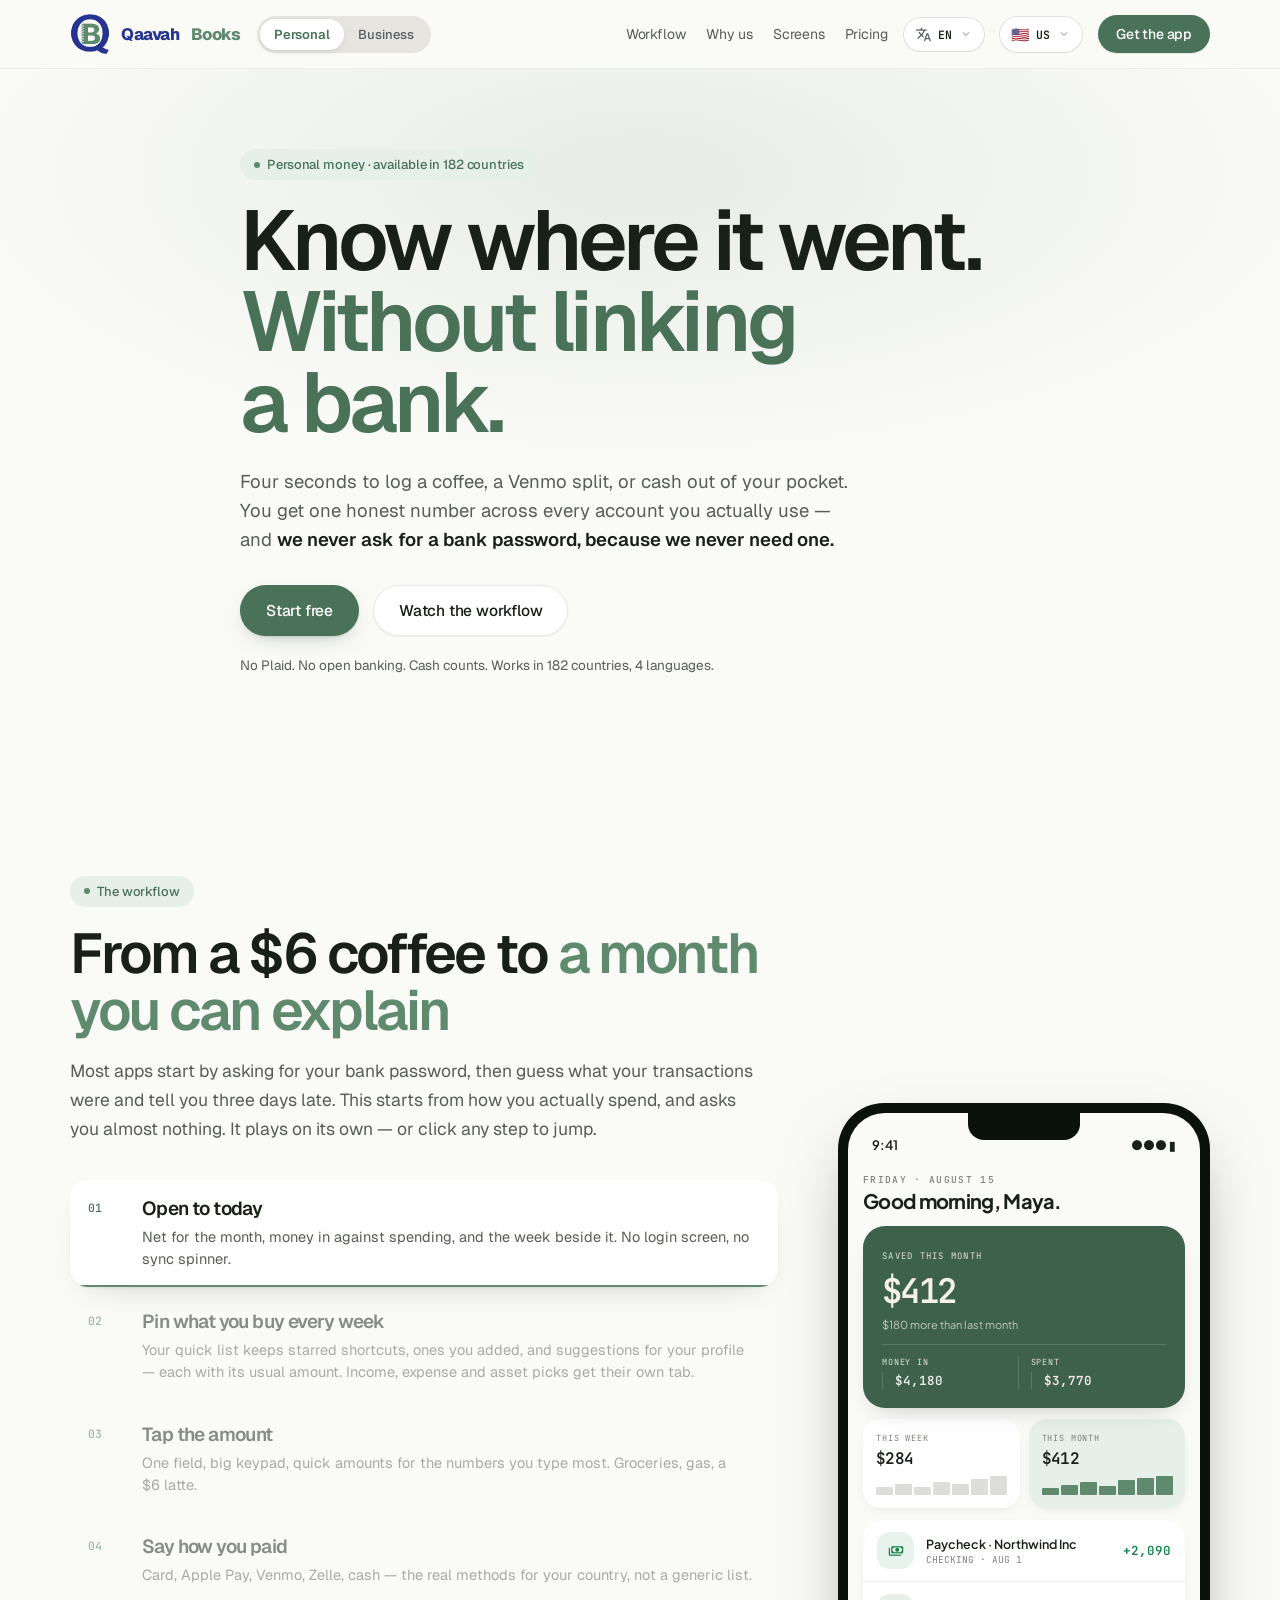
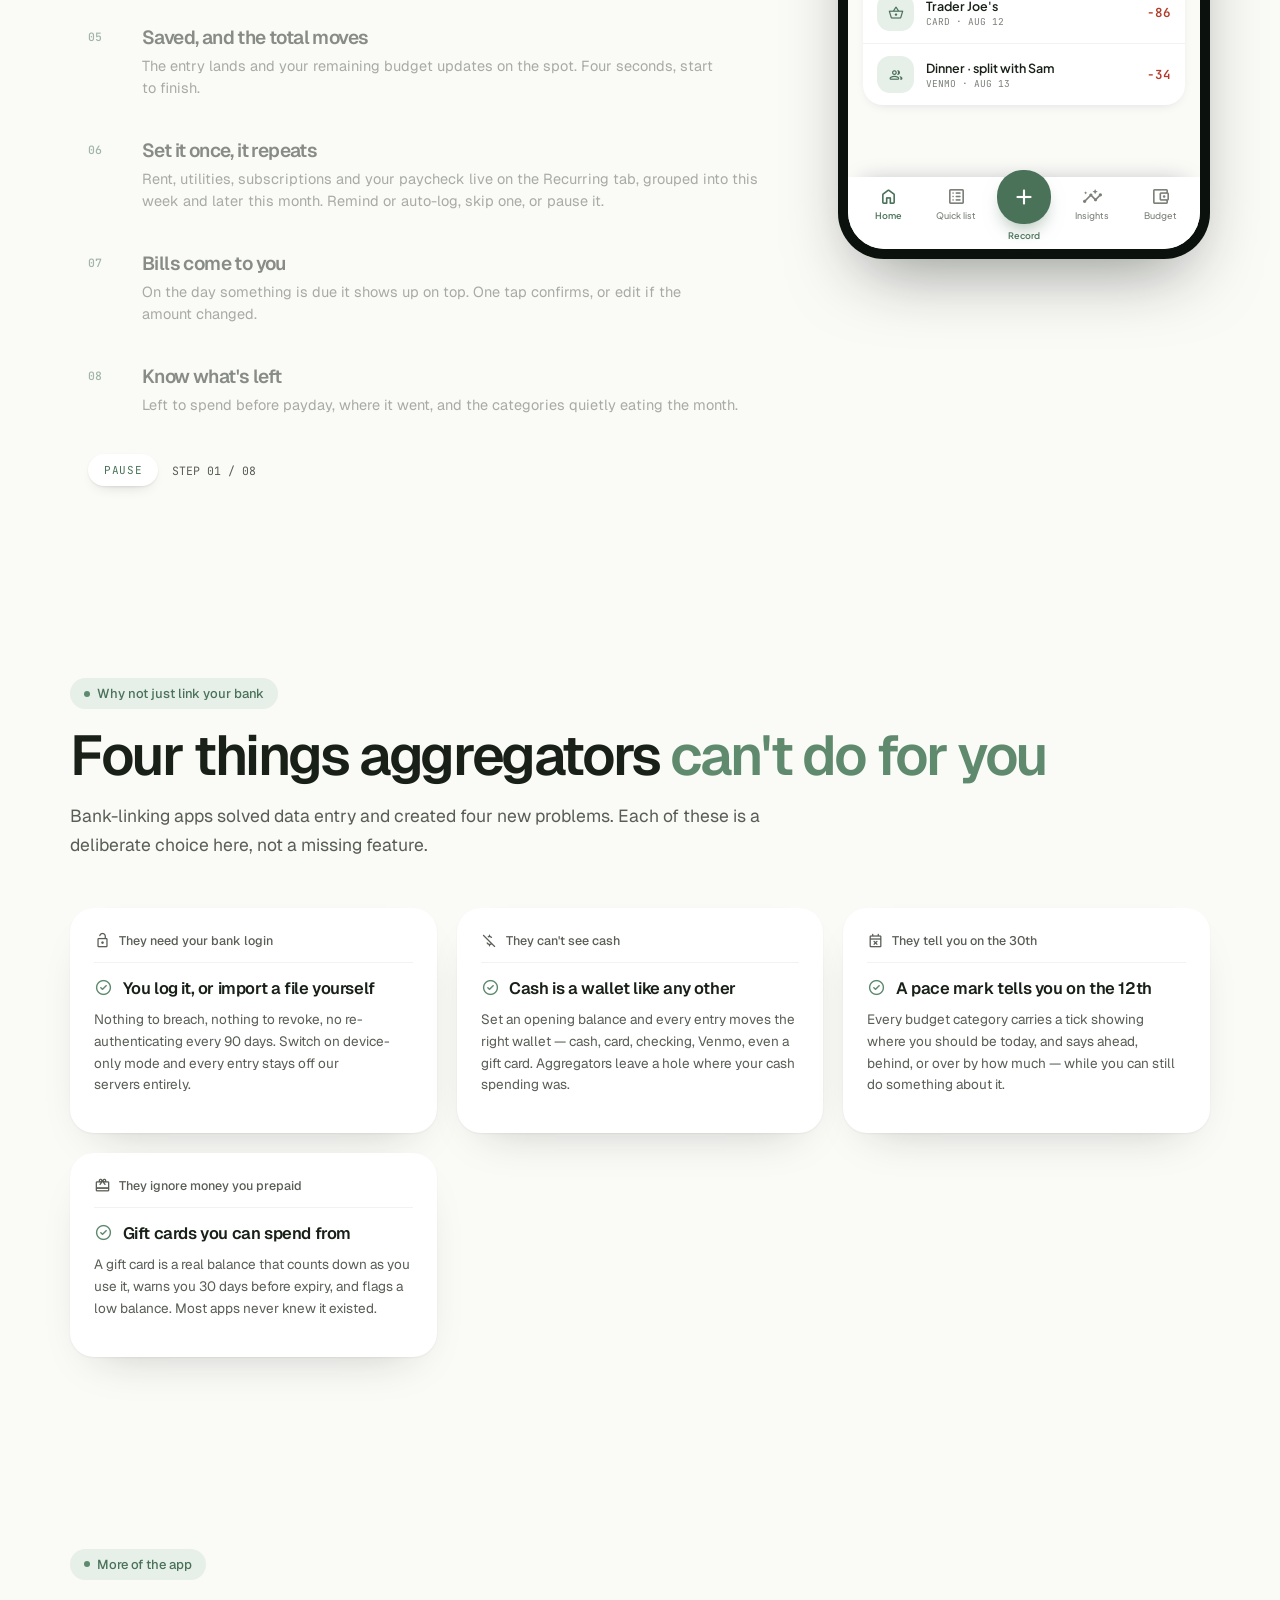
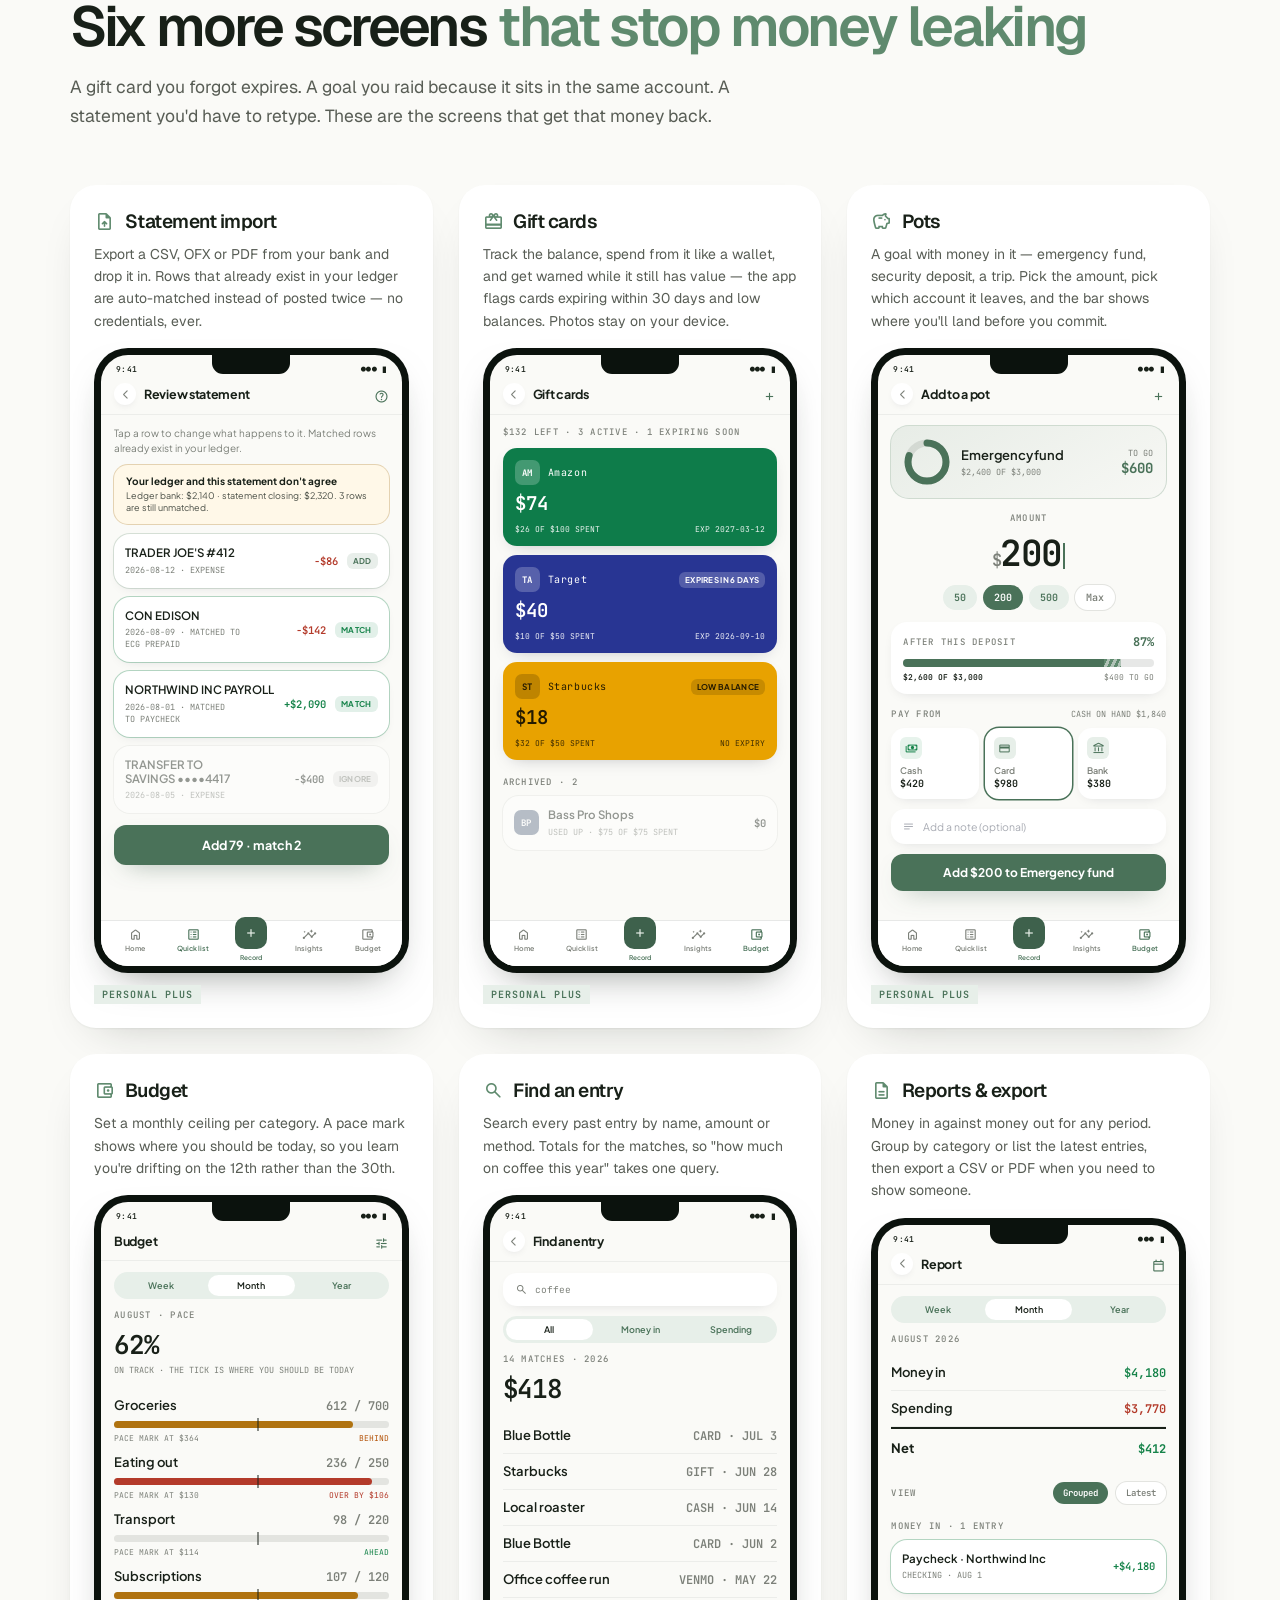
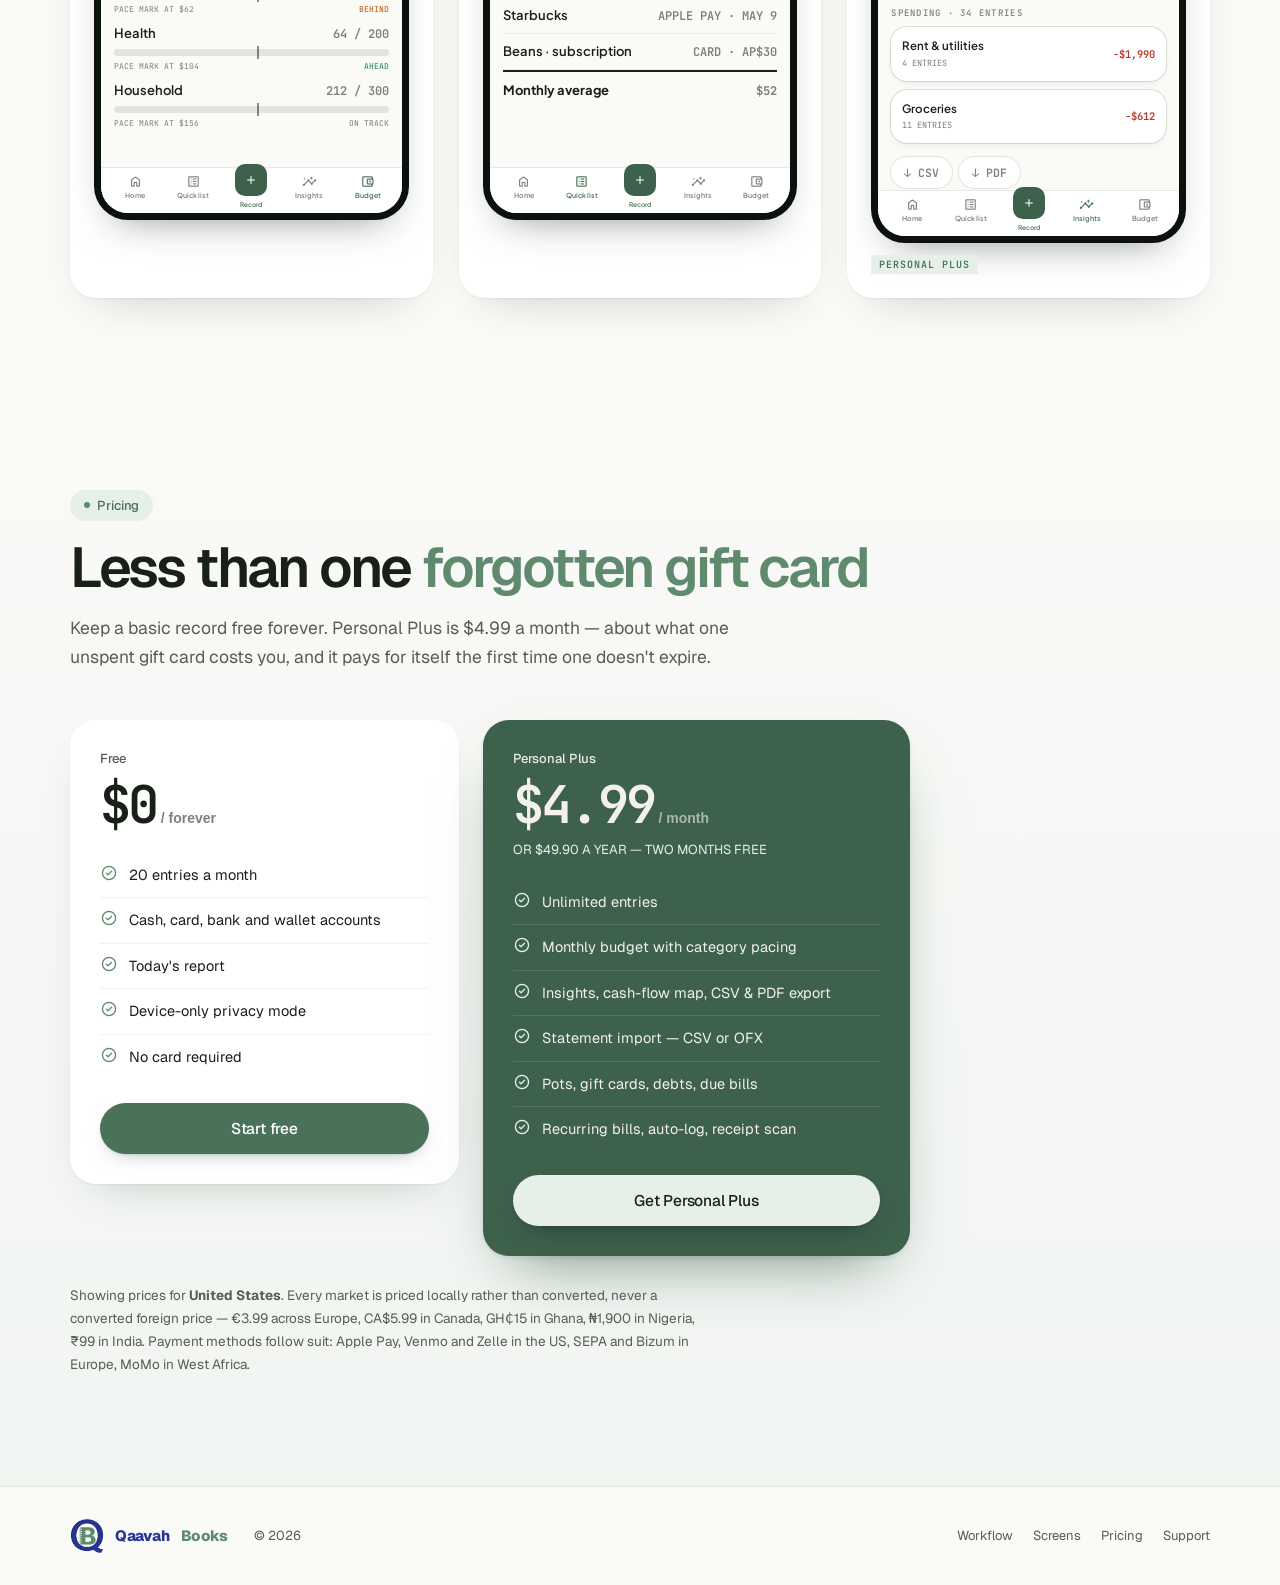
<file: docs/handover-15/pages/Personal Tour.html>
<!doctype html>
<html lang="en">
<head>
<meta charset="utf-8">
<meta name="viewport" content="width=device-width, initial-scale=1">
<title>Qaavah Books — Personal money, in every country</title>
<link rel="preconnect" href="https://fonts.googleapis.com"><link rel="preconnect" href="https://fonts.gstatic.com" crossorigin>
<link href="https://fonts.googleapis.com/css2?family=Geist:wght@300;400;500;600;700&family=Plus+Jakarta+Sans:wght@400;500;600;700&family=JetBrains+Mono:wght@400;500;600;700&family=Material+Symbols+Rounded:opsz,wght,FILL,GRAD@24,300,0,0&display=swap" rel="stylesheet">
<style>
:root{--night:#3E614C;--bone:#F4F1E9;--paper:#FAFAF7;--ink:#182018;--sage:#5F8A6E;--sageDeep:#4A7259;--sageDark:#3E614C;--sageLight:#76A084;--sageTint:#E7EFE9;--accent:#E7EFE9;--amber:#B07310;--amberText:#B45309;--amberTint:#FBF1DD;--clay:#B33A2A;--indigo:#283593;--income:#16834A;--incomeTint:#E7F3EC;--muted:#7C8079;--faint:#A8ABB3;--faintOnDark:rgba(244,241,233,.88);--rule:rgba(24,32,24,.1);--hair:rgba(24,32,24,.06)}
*{box-sizing:border-box}
html{scroll-behavior:smooth}
body{margin:0;background:var(--paper);color:var(--ink);font-family:"Geist",system-ui,sans-serif;-webkit-font-smoothing:antialiased;text-wrap:pretty;overflow-x:hidden}
a{color:var(--sageDeep);text-decoration:none}a:hover{color:var(--ink)}
.mono{font-family:"JetBrains Mono",ui-monospace,monospace;font-variant-numeric:tabular-nums}
.msr{font-family:'Material Symbols Rounded';font-weight:400;font-size:22px;line-height:1;vertical-align:middle;display:inline-block;-webkit-font-feature-settings:'liga';font-feature-settings:'liga'}
.phone,.gsc{font-family:"Plus Jakarta Sans",system-ui,sans-serif}
.wrap{max-width:1200px;margin:0 auto;padding:0 30px}
.tag{display:inline-flex;align-items:center;gap:7px;font-size:13px;font-weight:500;letter-spacing:-.1px;color:var(--sageDeep);background:var(--sageTint);padding:7px 14px;border-radius:999px}
.tag::before{content:"";width:6px;height:6px;border-radius:50%;background:var(--sage)}
.btn{display:inline-flex;align-items:center;gap:9px;border:none;font-family:inherit;background:var(--sageDeep);color:#fff;font-size:15.5px;font-weight:500;letter-spacing:-.2px;padding:15px 26px;border-radius:999px;cursor:pointer;transition:background .2s cubic-bezier(.22,.9,.24,1),box-shadow .2s,transform .2s;box-shadow:0 1px 2px rgba(24,32,24,.1),0 8px 22px -12px rgba(62,97,76,.55)}
.btn:hover{background:var(--sageDark);color:#fff;transform:translateY(-1px);box-shadow:0 1px 2px rgba(24,32,24,.1),0 14px 30px -14px rgba(62,97,76,.6)}
.btn.line{background:#fff;color:var(--ink);box-shadow:inset 0 0 0 1px var(--rule),0 1px 2px rgba(24,32,24,.06)}
.btn.line:hover{background:#fff;color:var(--ink);box-shadow:inset 0 0 0 1px rgba(24,32,24,.22),0 8px 20px -12px rgba(24,32,24,.3);transform:translateY(-1px)}
.btn.sm{padding:10px 18px;font-size:14px;box-shadow:0 1px 2px rgba(24,32,24,.12)}
.btn.sm:hover{box-shadow:0 6px 16px -8px rgba(62,97,76,.5)}
nav .btn.sm{background:var(--sageDeep);color:#fff;box-shadow:0 1px 2px rgba(24,32,24,.1)}
nav .btn.sm:hover{background:var(--sageDark);color:#fff;box-shadow:0 8px 20px -10px rgba(62,97,76,.55)}
h2{font-size:clamp(34px,4.4vw,56px);font-weight:600;letter-spacing:-2.4px;line-height:1.02;margin:18px 0 0}
h2 em{font-style:normal;font-weight:600;color:var(--sage);letter-spacing:-2.4px}
.slede{font-size:17.5px;line-height:1.65;color:#585D55;margin-top:18px;max-width:58ch}
section{padding:96px 0}
/* nav */
nav{position:sticky;top:0;z-index:60;background:rgba(250,250,247,.9);backdrop-filter:blur(16px);color:var(--ink);border-bottom:1px solid var(--hair)}
.navin{max-width:1200px;margin:0 auto;padding:14px 30px;display:flex;align-items:center;gap:28px}
.brand{display:flex;align-items:center;gap:11px;font-size:16.5px;font-weight:600;letter-spacing:-.4px;color:var(--ink)}
.brand img{width:40px;height:40px;background:none;border:none;border-radius:0;padding:0;object-fit:contain;display:block}
.brand b{font-weight:800;color:#283593}
.brand i{font-style:normal;font-weight:800;color:var(--sage)}
.nlinks{display:flex;gap:26px;margin-left:auto;font-size:14px;font-weight:400;letter-spacing:-.1px}
.nlinks a{color:#585D55}.nlinks a:hover{color:var(--ink)}
/* hero */
.hero{background:var(--paper);color:var(--ink);padding:80px 0 92px;position:relative;overflow:hidden}
.hero::before{content:"";position:absolute;top:-30%;left:50%;transform:translateX(-50%);width:120%;height:90%;background:radial-gradient(ellipse at center,rgba(95,138,110,.12),transparent 62%);pointer-events:none}
.hero .in{position:relative;max-width:860px}
h1{font-size:clamp(44px,6.6vw,92px);font-weight:600;letter-spacing:-4px;line-height:.96;margin:20px 0 0}
h1 em{font-style:normal;font-weight:600;color:var(--sageDeep);letter-spacing:-4px}
.hlede{font-size:18.5px;line-height:1.55;color:#585D55;margin-top:24px;max-width:52ch}
.hlede b{color:var(--ink);font-weight:600}
.hctas{display:flex;gap:14px;margin-top:32px;flex-wrap:wrap}
.hnote{font-size:13.5px;color:#585D55;margin-top:20px}
/* ── WORKFLOW ── */
.flow{background:var(--paper)}
.flowin{display:grid;grid-template-columns:1fr 372px;gap:60px;align-items:center}
.steps{margin-top:36px;display:flex;flex-direction:column;gap:6px}
.step{display:grid;grid-template-columns:38px 1fr;gap:16px;padding:16px 18px;border-radius:18px;cursor:pointer;position:relative;overflow:hidden;background:transparent;opacity:.5;transition:opacity .3s,background .3s}
.step.on{background:#fff;box-shadow:0 1px 2px rgba(24,32,24,.05),0 14px 34px -22px rgba(24,32,24,.3)}
.step.on{opacity:1}
.step .n{font-family:"JetBrains Mono",monospace;font-size:11.5px;font-weight:500;color:var(--sageDeep);padding-top:4px}
.step h4{margin:0;font-size:19px;font-weight:600;letter-spacing:-.6px}
.step p{margin:5px 0 0;font-size:14.5px;line-height:1.55;color:#585D55}
.step .bar{position:absolute;left:0;bottom:0;height:2px;width:0;background:var(--sage);border-radius:2px}
.step.on .bar{animation:fill 4s linear forwards}
@keyframes fill{from{width:0}to{width:100%}}
.flowctl{display:flex;align-items:center;gap:14px;margin-top:22px;padding-left:18px;font-family:"JetBrains Mono",monospace;font-size:11.5px;color:#585D55}
.flowctl button{border:none;background:#fff;font-family:inherit;font-size:11px;letter-spacing:.06em;text-transform:uppercase;padding:9px 16px;border-radius:999px;cursor:pointer;color:var(--sageDeep);box-shadow:0 1px 2px rgba(24,32,24,.08),0 6px 16px -10px rgba(24,32,24,.3)}
.flowctl button:hover{background:var(--sageDeep);color:#fff}
/* phone */
.phone{width:372px;height:756px;border-radius:46px;padding:10px;background:#0B120D;box-shadow:0 30px 70px -24px rgba(24,32,24,.5)}
.screen{width:100%;height:100%;background:var(--paper);border-radius:37px;overflow:hidden;position:relative}
.notch{position:absolute;top:0;left:50%;transform:translateX(-50%);width:112px;height:27px;background:#0B120D;border-bottom-left-radius:16px;border-bottom-right-radius:16px;z-index:20}
.pane{position:absolute;inset:0;display:flex;flex-direction:column;opacity:0;transform:translateY(14px) scale(.985);transition:opacity .45s cubic-bezier(.22,.9,.24,1),transform .45s cubic-bezier(.22,.9,.24,1);pointer-events:none}
.pane.on{opacity:1;transform:none;pointer-events:auto}
.sb{height:46px;flex:0 0 46px;display:flex;align-items:flex-end;justify-content:space-between;padding:0 24px 6px;font-size:13px;font-weight:600}
.pb{flex:1;padding:14px 15px 0;overflow:hidden}
.ph{display:flex;align-items:center;gap:10px;margin-bottom:12px}
.ph .bk{width:32px;height:32px;border-radius:50%;background:#fff;display:grid;place-items:center;box-shadow:0 3px 10px -6px rgba(20,22,45,.3)}
.ph .tt{flex:1;font-size:16px;font-weight:700;letter-spacing:-.4px}
.pb{min-height:0}
.pkick{font-family:"JetBrains Mono",monospace;font-size:9.5px;font-weight:500;letter-spacing:.14em;text-transform:uppercase;color:var(--muted)}
.pgreet{font-size:20px;font-weight:700;letter-spacing:-.7px;margin-top:2px}
.phero{background:var(--night);color:var(--bone);border-radius:22px;padding:19px;margin-top:13px;position:relative;overflow:hidden;box-shadow:0 10px 26px -14px rgba(20,22,45,.3)}
.phl{font-family:"JetBrains Mono",monospace;font-size:9px;letter-spacing:.14em;text-transform:uppercase;color:var(--faintOnDark);margin-top:5px}
.phv{font-family:"JetBrains Mono",monospace;font-size:34px;font-weight:600;letter-spacing:-1.7px;margin-top:6px}
.phv .c{font-size:16px;color:var(--accent);margin-right:2px}
.phc{font-size:11px;color:rgba(244,241,233,.72);margin-top:5px}
.psub{display:flex;margin-top:13px;padding-top:11px;border-top:1px solid rgba(244,241,233,.16)}
.psub div{flex:1}.psub div+div{border-left:1px solid rgba(244,241,233,.16);padding-left:12px}
.psl{font-family:"JetBrains Mono",monospace;font-size:8.5px;letter-spacing:.1em;text-transform:uppercase;color:var(--faintOnDark)}
.psv{display:inline-block;margin-top:4px;font-family:"JetBrains Mono",monospace;font-size:12.5px;font-weight:600}
.psv.in{color:var(--accent)}.psv.out{color:#F8EBE8}
.prow{display:flex;gap:9px;margin-top:11px}
.pcard{flex:1;background:#fff;border-radius:18px;padding:13px;box-shadow:0 4px 14px -8px rgba(20,22,45,.22)}
.pcl{font-family:"JetBrains Mono",monospace;font-size:8.5px;letter-spacing:.1em;text-transform:uppercase;color:var(--muted)}
.pcv{font-family:"JetBrains Mono",monospace;font-size:16px;font-weight:600;letter-spacing:-.6px;margin-top:4px}
.pbars{display:flex;align-items:flex-end;gap:2.5px;height:19px;margin-top:7px}
.pbars i{flex:1;border-radius:1px;background:rgba(124,128,121,.26);transform-origin:bottom;animation:grow .6s cubic-bezier(.22,.9,.24,1) both}
.pane.on .pbars i:nth-child(2){animation-delay:.05s}.pane.on .pbars i:nth-child(3){animation-delay:.1s}.pane.on .pbars i:nth-child(4){animation-delay:.15s}.pane.on .pbars i:nth-child(5){animation-delay:.2s}.pane.on .pbars i:nth-child(6){animation-delay:.25s}.pane.on .pbars i:nth-child(7){animation-delay:.3s}
.pbars.em i{background:var(--sage)}
@keyframes grow{from{transform:scaleY(.05)}to{transform:scaleY(1)}}
.plist{background:#fff;border-radius:20px;margin-top:12px;overflow:hidden;box-shadow:0 4px 14px -8px rgba(20,22,45,.22)}
.pent{display:flex;align-items:center;gap:12px;padding:12px 14px;border-top:1px solid var(--hair)}
.pent:first-child{border-top:none}
.pei{width:37px;height:37px;border-radius:13px;display:grid;place-items:center;flex:0 0 37px;background:var(--sageTint)}
.pen{font-size:12.5px;font-weight:600}
.pes{font-family:"JetBrains Mono",monospace;font-size:9.5px;color:var(--muted);margin-top:1px}
.pea{font-family:"JetBrains Mono",monospace;font-size:12.5px;font-weight:600}
.ptab{flex:0 0 72px;background:#fff;display:flex;align-items:flex-start;padding:9px 6px 0;box-shadow:0 -8px 24px -16px rgba(20,22,45,.4)}
.pt{flex:1;display:flex;flex-direction:column;align-items:center;gap:3px;font-size:9px;font-weight:500;color:var(--muted)}
.pt.on{color:var(--sageDeep);font-weight:600}.pt .msr{font-size:21px}
.pfab{width:54px;height:54px;border-radius:26px;background:var(--sageDeep);display:grid;place-items:center;margin-top:-16px;box-shadow:0 10px 20px -8px rgba(74,114,89,.6)}
.pfab .msr{font-size:26px;color:#fff}
.pfl{font-size:9px;font-weight:600;color:var(--sageDeep);margin-top:3px}
.ppriv{display:inline-flex;align-items:center;gap:4px;background:var(--sageTint);color:var(--sageDeep);font-family:"JetBrains Mono",monospace;font-size:8px;font-weight:600;letter-spacing:.1em;padding:5px 9px;border-radius:999px;flex:0 0 auto}
.ppriv .msr{font-size:11px}
.pcta{display:inline-flex;align-items:center;gap:4px;background:var(--sageDeep);color:#fff;font-size:10.5px;font-weight:600;padding:8px 12px;border-radius:999px;flex:0 0 auto;box-shadow:0 6px 14px -8px rgba(74,114,89,.7)}
.pcta .msr{font-size:13px}
.psearch{display:flex;align-items:center;gap:9px;background:#fff;border-radius:999px;padding:11px 14px;font-size:12px;color:var(--faint);margin-top:12px;box-shadow:0 0 0 1px var(--hair),0 4px 14px -10px rgba(20,22,45,.2)}
/* record pane */
.segs{display:flex;gap:0;background:#E6E5E0;border-radius:14px;padding:4px;margin-bottom:6px}
.segs span{flex:1;text-align:center;padding:8px 0;border-radius:11px;font-size:12px;font-weight:500;color:var(--muted)}
.segs span.on{background:#fff;color:var(--ink);font-weight:600;box-shadow:0 2px 8px -4px rgba(20,22,45,.25)}
.amt{text-align:center;padding:26px 0 12px}
.amtc{font-family:"JetBrains Mono",monospace;font-size:9.5px;letter-spacing:.12em;text-transform:uppercase;color:var(--muted)}
.amtv{font-family:"JetBrains Mono",monospace;font-size:52px;font-weight:600;letter-spacing:-2.6px;margin-top:8px}
.amtv .c{font-size:24px;color:var(--muted);margin-right:2px}
.caret{display:inline-block;width:3px;height:40px;background:var(--sageDeep);vertical-align:-5px;margin-left:3px;animation:blink 1.05s step-end infinite}
@keyframes blink{50%{opacity:0}}
.chips{display:flex;gap:7px;justify-content:center;flex-wrap:wrap}
.chip{background:var(--sageTint);color:var(--sageDeep);font-family:"JetBrains Mono",monospace;font-size:11.5px;font-weight:600;padding:8px 13px;border-radius:999px}
.chip.gh{background:#fff;color:var(--muted);box-shadow:0 0 0 1px var(--rule)}
.field{background:#fff;border-radius:14px;padding:13px 15px;font-size:14px;margin-top:10px;display:flex;align-items:center;justify-content:space-between;box-shadow:0 4px 14px -8px rgba(20,22,45,.22)}
.mini{font-family:"JetBrains Mono",monospace;font-size:9.5px;letter-spacing:.12em;text-transform:uppercase;color:var(--muted);margin:16px 0 7px}
.pays{display:grid;grid-template-columns:1fr 1fr;gap:8px}
.pay{background:#fff;border-radius:14px;padding:13px;display:flex;align-items:center;gap:9px;font-size:13px;font-weight:600;box-shadow:0 4px 14px -8px rgba(20,22,45,.22)}
.pay.on{background:var(--sageTint);box-shadow:0 0 0 1.5px var(--sageDeep)}
.pay .msr{font-size:18px;color:var(--sageDeep)}
.cta{background:var(--sageDeep);color:#fff;text-align:center;padding:16px;border-radius:16px;font-size:15px;font-weight:700;margin-top:15px;box-shadow:0 10px 26px -14px rgba(62,97,76,.7)}
/* saved pane */
.done{flex:1;display:flex;flex-direction:column;align-items:center;justify-content:center;padding:0 26px;text-align:center}
.tick{width:76px;height:76px;border-radius:50%;background:var(--incomeTint);display:grid;place-items:center;animation:pop .5s cubic-bezier(.2,1.5,.4,1) both}
.tick .msr{font-size:40px;color:var(--income)}
@keyframes pop{from{transform:scale(.4);opacity:0}to{transform:scale(1);opacity:1}}
.done h5{margin:20px 0 0;font-size:23px;font-weight:700;letter-spacing:-.8px}
.done .sm{font-family:"JetBrains Mono",monospace;font-size:11.5px;color:var(--muted);margin-top:8px}
.runbox{background:#fff;border-radius:18px;padding:16px;margin-top:26px;width:100%;box-shadow:0 4px 14px -8px rgba(20,22,45,.22)}
.runbox .rl{font-family:"JetBrains Mono",monospace;font-size:9.5px;letter-spacing:.12em;text-transform:uppercase;color:var(--muted)}
.runbox .rv{font-family:"JetBrains Mono",monospace;font-size:28px;font-weight:600;letter-spacing:-1.3px;margin-top:5px}
/* bill pane */
.bill{background:#fff;border-radius:16px;padding:13px;display:flex;align-items:center;gap:11px;margin-top:12px;box-shadow:0 0 0 1px rgba(176,115,16,.32),0 4px 14px -8px rgba(20,22,45,.22)}
.bill .bi{width:36px;height:36px;border-radius:12px;background:var(--amberTint);display:grid;place-items:center;flex:0 0 36px}
.bill .bt{font-size:13px;font-weight:700}
.bill .bs{font-family:"JetBrains Mono",monospace;font-size:9.5px;color:var(--muted);margin-top:2px}
.logbtn{background:var(--amber);color:#fff;font-size:10.5px;font-weight:700;padding:8px 12px;border-radius:10px;letter-spacing:.04em}
/* insights pane */
.big{font-family:"JetBrains Mono",monospace;font-size:40px;font-weight:600;letter-spacing:-2px}
.big .c{font-size:19px;color:var(--muted);margin-right:2px}
.fbars{display:flex;align-items:flex-end;gap:5px;height:88px;margin-top:16px}
.fbars i{flex:1;border-radius:2px;background:var(--sageTint);transform-origin:bottom;animation:grow .7s cubic-bezier(.22,.9,.24,1) both}
.fbars i.em{background:var(--sage)}.fbars i.pk{background:var(--sageDeep)}
.rank{display:flex;align-items:center;gap:11px;padding:11px 0;border-top:1px solid var(--hair)}
.rank:first-child{border-top:none}
.rn{font-family:"JetBrains Mono",monospace;font-size:11px;font-weight:700;color:var(--muted);width:16px}
.rb{height:4px;background:var(--sage);margin-top:5px;animation:wide .8s cubic-bezier(.22,.9,.24,1) both}
@keyframes wide{from{transform:scaleX(.02)}to{transform:scaleX(1)}}
.rb{transform-origin:left}
/* screen gallery */
.gal{display:grid;grid-template-columns:repeat(auto-fit,minmax(300px,1fr));gap:26px;margin-top:54px}
.gcell{background:#fff;border:none;border-radius:26px;padding:24px;box-shadow:0 1px 2px rgba(24,32,24,.05),0 20px 46px -28px rgba(24,32,24,.28)}
.gcell .gt{font-size:19px;font-weight:600;letter-spacing:-.5px;display:flex;align-items:center;gap:10px}
.gcell .gt .msr{font-size:21px;color:var(--sage)}
.gcell .gd{font-size:14px;line-height:1.6;color:#585D55;margin-top:9px}
.gcell .gp{background:#0B120D;border:none;border-radius:34px;margin:16px auto 0;padding:7px;max-width:340px;box-shadow:0 18px 40px -22px rgba(24,32,24,.55)}
.gsc{background:var(--paper);border-radius:27px;height:auto;aspect-ratio:372/756;display:flex;flex-direction:column;overflow:hidden;position:relative}
.mnotch{position:absolute;top:0;left:50%;transform:translateX(-50%);width:78px;height:19px;background:#0B120D;border-bottom-left-radius:11px;border-bottom-right-radius:11px;z-index:5}
.mst{display:flex;align-items:center;justify-content:space-between;padding:9px 15px 5px;font-family:"JetBrains Mono",monospace;font-size:8px;font-weight:600;letter-spacing:.04em}
.mhd{display:flex;align-items:center;gap:8px;padding:4px 13px 9px;border-bottom:1px solid var(--hair)}
.mhd .mb{width:22px;height:22px;border-radius:50%;background:#fff;display:grid;place-items:center;flex:0 0 22px;box-shadow:0 3px 10px -6px rgba(20,22,45,.3)}
.mhd .mb .msr{font-size:11px;color:var(--muted)}
.mhd .mt{flex:1;font-size:12.5px;font-weight:700;letter-spacing:-.3px}
.mhd .ma .msr{font-size:15px;color:var(--sageDeep)}
.gpin{flex:1;padding:11px 13px 0;overflow:hidden}
.mtab{flex:0 0 46px;background:#fff;border-top:1px solid var(--rule);display:flex;align-items:flex-start;padding:6px 5px 0}
.mt2{flex:1;display:flex;flex-direction:column;align-items:center;gap:2px;font-size:7px;font-weight:600;color:var(--muted)}
.mt2.on{color:var(--sageDeep)}
.mt2 .msr{font-size:15px}
.mfab{width:32px;height:32px;border-radius:10px;background:var(--night);display:grid;place-items:center;margin-top:-10px}
.mfab .msr{font-size:16px;color:var(--accent)}
.mseg{display:flex;gap:3px;background:var(--sageTint);border-radius:999px;padding:3px;margin-bottom:10px}
.mseg span{flex:1;text-align:center;padding:5px 0;border-radius:999px;font-size:9px;font-weight:600;color:var(--sageDeep)}
.mseg span.on{background:#fff;color:var(--ink)}
.msearch{display:flex;align-items:center;gap:7px;background:#fff;border-radius:14px;padding:10px 12px;font-family:"JetBrains Mono",monospace;font-size:9.5px;color:var(--muted);margin-bottom:10px;box-shadow:0 4px 14px -8px rgba(20,22,45,.22)}
.mblurb{font-size:10px;line-height:1.45;color:var(--muted);margin-bottom:10px}
.mbadge{font-size:8px;font-weight:700;padding:3px 6px;border-radius:6px;letter-spacing:.04em;flex:0 0 auto}
.mbadge.add{background:rgba(95,138,110,.14);color:var(--sageDeep)}
.mbadge.match{background:rgba(22,131,74,.12);color:var(--income)}
.mbadge.ign{background:var(--rule);color:var(--muted)}
.mrow{display:flex;align-items:center;gap:9px;background:#fff;border-radius:16px;padding:12px 11px;margin-bottom:9px;box-shadow:0 0 0 1px rgba(95,138,110,.24),0 4px 14px -8px rgba(20,22,45,.2)}
.mrow.match{box-shadow:0 0 0 1px rgba(22,131,74,.3),0 4px 14px -8px rgba(20,22,45,.2)}
.mrow.ign{box-shadow:0 0 0 1px var(--rule);opacity:.45}
.mrd{flex:1;min-width:0}
.mrt{font-size:11.5px;font-weight:600;line-height:1.25}
.mrs{font-family:"JetBrains Mono",monospace;font-size:8.5px;color:var(--muted);margin-top:3px}
.mra{font-family:"JetBrains Mono",monospace;font-size:10.5px;font-weight:600}
.mdrift{background:#FFF8E8;border-radius:14px;padding:10px 12px;margin-bottom:10px;box-shadow:0 0 0 1px rgba(176,115,16,.3)}
.mdrift b{font-size:10px;font-weight:700;display:block}
.mdrift span{font-size:9px;color:#4A4F46;line-height:1.35;display:block;margin-top:3px}
.mmono{width:25px;height:25px;border-radius:7px;display:grid;place-items:center;font-family:"JetBrains Mono",monospace;font-size:9px;font-weight:700;color:#fff;flex:0 0 25px}
.mtick{position:relative;height:7px;background:var(--rule);border-radius:4px;margin-top:7px}
.mtick i{display:block;height:100%;border-radius:4px}
.mtick u{position:absolute;top:-3px;width:2px;height:13px;background:var(--ink);opacity:.5}
.mpace{font-family:"JetBrains Mono",monospace;font-size:8px;color:var(--muted);margin-top:5px;display:flex;justify-content:space-between}
.mwal{display:flex;gap:6px;margin-top:8px}
.mwal>div{flex:1;background:#fff;border-radius:14px;padding:9px;box-shadow:0 4px 14px -8px rgba(20,22,45,.22)}
.mwal>div.on{box-shadow:0 0 0 1.5px var(--sageDeep)}
.mwal .wi{width:22px;height:22px;border-radius:6px;display:grid;place-items:center}
.mwal .wl{font-size:9px;font-weight:600;color:var(--muted);margin-top:6px}
.mwal .wv{font-family:"JetBrains Mono",monospace;font-size:10px;font-weight:600;margin-top:1px}
.mhatch{background:repeating-linear-gradient(115deg,var(--sage) 0 3px,rgba(95,138,110,.4) 3px 6px)}
.mgoal{display:flex;align-items:center;gap:11px;border-radius:18px;padding:13px;background:linear-gradient(150deg,rgba(95,138,110,.12),rgba(95,138,110,.02));box-shadow:0 0 0 1px rgba(95,138,110,.28)}
.gl{font-family:"JetBrains Mono",monospace;font-size:9px;font-weight:500;letter-spacing:.14em;text-transform:uppercase;color:var(--muted)}
.gv{font-family:"JetBrains Mono",monospace;font-size:26px;font-weight:600;letter-spacing:-1.2px;margin-top:6px}
.grow{display:flex;align-items:baseline;justify-content:space-between;font-size:13px;font-weight:600;padding:9px 0;border-bottom:1px solid var(--hair)}
.grow:last-child{border-bottom:none}
.grow span{font-family:"JetBrains Mono",monospace;font-size:12px;color:var(--muted)}
.track{height:6px;border-radius:3px;background:var(--rule);margin-top:7px;overflow:hidden}.track i{display:block;height:100%;border-radius:3px;background:var(--sage)}
.gcx{border-radius:14px;padding:12px;color:#fff;margin-bottom:9px;box-shadow:0 6px 18px -10px rgba(20,22,45,.35)}
.gcx:last-child{margin-bottom:0}
.gcxb{font-family:"JetBrains Mono",monospace;font-size:10px;letter-spacing:.06em}
.gcxv{font-family:"JetBrains Mono",monospace;font-size:19px;font-weight:600;margin-top:6px}
.plus{display:inline-block;font-family:"JetBrains Mono",monospace;font-size:10px;font-weight:600;letter-spacing:.1em;text-transform:uppercase;background:var(--sageTint);color:var(--sageDeep);padding:3px 8px;margin-top:12px}
/* pricing */
.pricing{background:linear-gradient(180deg,var(--paper),#F1F5F2)}
.edge{display:grid;grid-template-columns:repeat(auto-fit,minmax(300px,1fr));gap:20px;margin-top:48px}
.ecard{background:#fff;border-radius:24px;padding:24px;box-shadow:0 1px 2px rgba(24,32,24,.05),0 20px 46px -28px rgba(24,32,24,.28)}
.ethem{font-size:12.5px;font-weight:500;color:#585D55;display:flex;align-items:center;gap:8px;padding-bottom:13px;border-bottom:1px solid var(--hair)}
.ethem .msr{font-size:17px;color:#585D55}
.eus{font-size:16.5px;font-weight:600;letter-spacing:-.4px;line-height:1.35;margin-top:14px;display:flex;gap:10px}
.eus .msr{font-size:19px;color:var(--sage);flex:0 0 auto;margin-top:1px}
.ewhy{font-size:13.5px;line-height:1.6;color:#585D55;margin-top:10px}
.plans{display:grid;grid-template-columns:1fr 1.1fr;gap:24px;margin-top:48px;align-items:start;max-width:840px}
.plan{background:#fff;border:none;border-radius:26px;padding:30px;box-shadow:0 1px 2px rgba(24,32,24,.05),0 20px 46px -28px rgba(24,32,24,.28)}
.plan.hi{background:var(--night);color:var(--bone);box-shadow:0 2px 4px rgba(24,32,24,.08),0 30px 60px -30px rgba(62,97,76,.75)}
.pn{font-size:13px;font-weight:500;letter-spacing:-.1px;color:#585D55}
.plan.hi .pn{color:var(--accent)}
.pp{font-family:"JetBrains Mono",monospace;font-size:52px;font-weight:600;letter-spacing:-2.6px;margin-top:12px;line-height:1}
.pp small{font-family:"Bricolage Grotesque",sans-serif;font-size:14px;font-weight:600;letter-spacing:0;color:var(--muted)}
.plan.hi .pp small{color:rgba(244,241,233,.6)}
.annual{font-size:13px;color:var(--accent);margin-top:10px}
.plan ul{list-style:none;margin:22px 0 0;padding:0}
.plan li{display:flex;gap:11px;font-size:14.5px;line-height:1.55;padding:11px 0;border-top:1px solid var(--hair)}
.plan.hi li{border-top-color:rgba(244,241,233,.12)}
.plan li:first-child{border-top:none}
.plan li .msr{font-size:18px;color:var(--sage);flex:0 0 auto}
.plan.hi li .msr{color:var(--accent)}
.plan .btn{margin-top:24px;width:100%;justify-content:center}
.ppnote{font-size:13.5px;color:#585D55;margin-top:28px;line-height:1.7;max-width:70ch}
footer{background:var(--paper);color:#585D55;padding:32px 0;border-top:1px solid var(--rule)}
.fin{display:flex;align-items:center;gap:26px;font-size:13px;flex-wrap:wrap}
.fin .fl{display:flex;gap:20px;margin-left:auto}
.fin a{color:#585D55}.fin a:hover{color:var(--ink)}
@media(prefers-reduced-motion:reduce){*{animation:none!important;transition:none!important}}
@media(max-width:980px){.flowin,.plans{grid-template-columns:1fr}.phone{margin:0 auto}.nlinks{display:none}.navin>.btn{margin-left:auto}section{padding:70px 0}.gal{gap:18px}.gcell{max-width:460px;margin-inline:auto}}

.lane{display:flex;background:#E6E5E0;border-radius:999px;padding:3px}
.ln{padding:8px 16px;border-radius:999px;font-size:13.5px;font-weight:500;color:#585D63;white-space:nowrap}
.ln:hover{color:#15161A}
.ln.on{background:#fff;font-weight:600;box-shadow:0 2px 8px -4px rgba(21,22,34,.28)}
.gate{display:flex;gap:12px;align-items:flex-start;background:#FBF1DD;border-radius:18px;padding:16px 18px;margin-bottom:30px;max-width:70ch;box-shadow:0 0 0 1px rgba(176,115,16,.3)}
.gate .msr{font-size:20px;color:#B45309;flex:0 0 auto;margin-top:1px}
.gate p{margin:0;font-size:14px;line-height:1.6;color:#5C4A20}
.gate b{color:#3D3110}
@media(max-width:700px){.lane{display:none}}

.lang{position:relative}
.lang>summary{list-style:none;display:inline-flex;align-items:center;gap:7px;padding:9px 13px;border-radius:999px;background:#fff;font-size:13px;font-weight:500;cursor:pointer;box-shadow:0 0 0 1px rgba(21,22,34,.1),0 1px 2px rgba(21,22,34,.05)}
.lang>summary::-webkit-details-marker{display:none}
.lang>summary .msr{font-size:17px;color:#585D63}
.lang>summary .chev{font-size:15px;color:#A8ABB3}
.lang[open]>summary{box-shadow:0 0 0 1.5px rgba(21,22,34,.28)}
.lmenu{position:absolute;top:calc(100% + 8px);right:0;z-index:70;background:#fff;border-radius:16px;padding:7px;min-width:196px;box-shadow:0 1px 2px rgba(21,22,34,.06),0 20px 44px -22px rgba(21,22,34,.4)}
.lopt{display:flex;align-items:center;gap:10px;width:100%;border:none;background:none;font-family:inherit;font-size:14px;color:#15161A;padding:10px 11px;border-radius:11px;cursor:pointer;text-align:left}
.lopt:hover{background:#F1F1EE}
.lopt .code{font-family:"JetBrains Mono",monospace;font-size:10.5px;font-weight:600;color:#585D63;background:#F1F1EE;padding:3px 6px;border-radius:5px;flex:0 0 auto}
.lopt .nat{flex:1;min-width:0}
.lopt .nat small{display:block;font-size:11.5px;color:#585D63;margin-top:1px}
.lopt .msr{font-size:17px;opacity:0;flex:0 0 auto}
.lopt[aria-selected="true"] .msr{opacity:1}
.lnote{font-size:11.5px;line-height:1.45;color:#585D63;padding:9px 11px 5px;margin:4px 0 0;border-top:1px solid rgba(21,22,34,.06)}
@media(max-width:700px){.lang>summary .lbl{display:none}}

.cmenu{max-height:320px;overflow:auto}
.copt{display:flex;align-items:center;gap:10px;width:100%;border:none;background:none;font-family:inherit;font-size:14px;color:#15161A;padding:9px 11px;border-radius:11px;cursor:pointer;text-align:left}
.copt:hover{background:#F1F1EE}
.copt .flag{font-size:16px;flex:0 0 auto}
.copt .cn{flex:1;min-width:0}
.copt .cc{font-family:"JetBrains Mono",monospace;font-size:10.5px;font-weight:600;color:#585D63;flex:0 0 auto}
.copt .msr{font-size:17px;opacity:0;flex:0 0 auto}
.copt[aria-selected="true"] .msr{opacity:1}
.shut{display:inline-flex;align-items:center;gap:6px;font-family:"JetBrains Mono",monospace;font-size:9.5px;font-weight:600;letter-spacing:.1em;text-transform:uppercase;background:#FBF1DD;color:#8A5A0D;padding:4px 8px;border-radius:6px}

.navin{gap:16px}
.brand{flex:0 0 auto}
.nlinks{gap:20px;margin-left:auto;white-space:nowrap}
.lane{flex:0 0 auto}
.ln{padding:7px 14px;font-size:13px}
.lang>summary{padding:8px 11px;font-size:12.5px;gap:6px}
.lang>summary .lbl{font-family:"JetBrains Mono",monospace;font-size:11.5px;font-weight:600;letter-spacing:.04em}
.lang>summary .chev{font-size:14px}
.country>summary .lbl{letter-spacing:.06em}
.navin>.btn.sm{flex:0 0 auto;margin-left:0}
@media(max-width:1180px){.nlinks{display:none}}
@media(max-width:640px){.lane{display:none}}

.navmenu{display:none}
.navmenu>summary{list-style:none;display:inline-flex;align-items:center;gap:6px;padding:8px 12px;border-radius:999px;background:#fff;font-size:12.5px;font-weight:500;cursor:pointer;box-shadow:0 0 0 1px rgba(21,22,34,.1),0 1px 2px rgba(21,22,34,.05)}
.navmenu>summary::-webkit-details-marker{display:none}
.navmenu>summary .msr{font-size:18px;color:#585D63}
.navmenu .lmenu{min-width:180px}
.navmenu a{display:flex;align-items:center;gap:10px;padding:11px;border-radius:11px;font-size:14px;color:#15161A}
.navmenu a:hover{background:#F1F1EE;color:#15161A}
.navmenu a .msr{font-size:17px;color:#585D63}
@media(max-width:1180px){.navmenu{display:block;margin-left:auto}}
</style>
</head>
<body>

<nav>
  <div class="navin">
    <a class="brand" href="#"><img src="[data-uri]" alt="Qaavah Books"><b>Qaavah</b> <i>Books</i></a>
    <div class="lane"><a class="ln on" style="color:#4A7259" href="Personal%20Tour.html">Personal</a><a class="ln" href="Business%20Tour.html">Business</a></div>
    <div class="nlinks"><a href="#flow">Workflow</a><a href="#edge">Why us</a><a href="#screens">Screens</a><a href="#pricing">Pricing</a></div>
    <details class="lang navmenu">
      <summary><span class="msr">menu</span>Menu</summary>
      <div class="lmenu">
        <a href="#flow"><span class="msr">play_circle</span>Workflow</a>
        <a href="#edge"><span class="msr">compare_arrows</span>Why us</a>
        <a href="#screens"><span class="msr">apps</span>Screens</a>
        <a href="#pricing"><span class="msr">sell</span>Pricing</a>
      </div>
    </details>
    <details class="lang">
      <summary><span class="msr">translate</span><span class="lbl">EN</span><span class="msr chev">expand_more</span></summary>
      <div class="lmenu" role="listbox">
        <button class="lopt" role="option" aria-selected="true" data-lang="en" data-label="EN"><span class="code">EN</span><span class="nat">English</span><span class="msr" style="color:#4A7259">check</span></button>
        <button class="lopt" role="option" aria-selected="false" data-lang="fr" data-label="FR"><span class="code">FR</span><span class="nat">Français<small>French</small></span><span class="msr" style="color:#4A7259">check</span></button>
        <button class="lopt" role="option" aria-selected="false" data-lang="es" data-label="ES"><span class="code">ES</span><span class="nat">Español<small>Spanish</small></span><span class="msr" style="color:#4A7259">check</span></button>
        <button class="lopt" role="option" aria-selected="false" data-lang="pt" data-label="PT"><span class="code">PT</span><span class="nat">Português<small>Portuguese</small></span><span class="msr" style="color:#4A7259">check</span></button>
        <p class="lnote">The app ships in these four. Currency and payment methods follow your country, not your language.</p>
      </div>
    </details>
    <details class="lang country">
      <summary><span class="flag" style="font-size:15px">🇺🇸</span><span class="lbl">US</span><span class="msr chev">expand_more</span></summary>
      <div class="lmenu cmenu" role="listbox">
        <button class="copt" role="option" aria-selected="true" data-cc="US"><span class="flag">🇺🇸</span><span class="cn">United States</span><span class="cc">$</span><span class="msr" style="color:#4A7259">check</span></button><button class="copt" role="option" aria-selected="false" data-cc="CA"><span class="flag">🇨🇦</span><span class="cn">Canada</span><span class="cc">CA$</span><span class="msr" style="color:#4A7259">check</span></button><button class="copt" role="option" aria-selected="false" data-cc="GB"><span class="flag">🇬🇧</span><span class="cn">United Kingdom</span><span class="cc">£</span><span class="msr" style="color:#4A7259">check</span></button><button class="copt" role="option" aria-selected="false" data-cc="DE"><span class="flag">🇩🇪</span><span class="cn">Germany</span><span class="cc">€</span><span class="msr" style="color:#4A7259">check</span></button><button class="copt" role="option" aria-selected="false" data-cc="ES"><span class="flag">🇪🇸</span><span class="cn">Spain</span><span class="cc">€</span><span class="msr" style="color:#4A7259">check</span></button><button class="copt" role="option" aria-selected="false" data-cc="GH"><span class="flag">🇬🇭</span><span class="cn">Ghana</span><span class="cc">GH₵</span><span class="msr" style="color:#4A7259">check</span></button><button class="copt" role="option" aria-selected="false" data-cc="NG"><span class="flag">🇳🇬</span><span class="cn">Nigeria</span><span class="cc">₦</span><span class="msr" style="color:#4A7259">check</span></button><button class="copt" role="option" aria-selected="false" data-cc="KE"><span class="flag">🇰🇪</span><span class="cn">Kenya</span><span class="cc">KSh</span><span class="msr" style="color:#4A7259">check</span></button><button class="copt" role="option" aria-selected="false" data-cc="ZA"><span class="flag">🇿🇦</span><span class="cn">South Africa</span><span class="cc">R</span><span class="msr" style="color:#4A7259">check</span></button><button class="copt" role="option" aria-selected="false" data-cc="CI"><span class="flag">🇨🇮</span><span class="cn">Côte d’Ivoire</span><span class="cc">CFA</span><span class="msr" style="color:#4A7259">check</span></button><button class="copt" role="option" aria-selected="false" data-cc="IN"><span class="flag">🇮🇳</span><span class="cn">India</span><span class="cc">₹</span><span class="msr" style="color:#4A7259">check</span></button><button class="copt" role="option" aria-selected="false" data-cc="BR"><span class="flag">🇧🇷</span><span class="cn">Brazil</span><span class="cc">R$</span><span class="msr" style="color:#4A7259">check</span></button><button class="copt" role="option" aria-selected="false" data-cc="MX"><span class="flag">🇲🇽</span><span class="cn">Mexico</span><span class="cc">MX$</span><span class="msr" style="color:#4A7259">check</span></button><button class="copt" role="option" aria-selected="false" data-cc="AE"><span class="flag">🇦🇪</span><span class="cn">United Arab Emirates</span><span class="cc">AED</span><span class="msr" style="color:#4A7259">check</span></button>
        <p class="lnote">Prices are set per market, never converted. Shop tools are closed in the US, Canada and Europe.</p>
      </div>
    </details>
    <a class="btn sm" href="#pricing">Get the app</a>
  </div>
</nav>

<header class="hero">
  <div class="wrap in">
    <div class="tag">Personal money · available in 182 countries</div>
    <h1>Know where it went. <em>Without linking a bank.</em></h1>
    <p class="hlede">Four seconds to log a coffee, a Venmo split, or cash out of your pocket. You get one honest number across every account you actually use — and <b>we never ask for a bank password, because we never need one.</b></p>
    <div class="hctas">
      <a class="btn" href="#pricing">Start free</a>
      <a class="btn line" href="#flow">Watch the workflow</a>
    </div>
    <p class="hnote">No Plaid. No open banking. Cash counts. Works in 182 countries, 4 languages.</p>
  </div>
</header>

<section class="flow" id="flow">
  <div class="wrap flowin">
    <div>
      <div class="tag">The workflow</div>
      <h2>From a $6 coffee to <em>a month you can explain</em></h2>
      <p class="slede">Most apps start by asking for your bank password, then guess what your transactions were and tell you three days late. This starts from how you actually spend, and asks you almost nothing. It plays on its own — or click any step to jump.</p>
      <div class="steps" id="steps">
        <div class="step on" data-i="0"><div class="n">01</div><div><h4>Open to today</h4><p>Net for the month, money in against spending, and the week beside it. No login screen, no sync spinner.</p></div><div class="bar"></div></div>
        <div class="step" data-i="1"><div class="n">02</div><div><h4>Pin what you buy every week</h4><p>Your quick list keeps starred shortcuts, ones you added, and suggestions for your profile — each with its usual amount. Income, expense and asset picks get their own tab.</p></div><div class="bar"></div></div>
        <div class="step" data-i="2"><div class="n">03</div><div><h4>Tap the amount</h4><p>One field, big keypad, quick amounts for the numbers you type most. Groceries, gas, a $6 latte.</p></div><div class="bar"></div></div>
        <div class="step" data-i="3"><div class="n">04</div><div><h4>Say how you paid</h4><p>Card, Apple Pay, Venmo, Zelle, cash — the real methods for your country, not a generic list.</p></div><div class="bar"></div></div>
        <div class="step" data-i="4"><div class="n">05</div><div><h4>Saved, and the total moves</h4><p>The entry lands and your remaining budget updates on the spot. Four seconds, start to finish.</p></div><div class="bar"></div></div>
        <div class="step" data-i="5"><div class="n">06</div><div><h4>Set it once, it repeats</h4><p>Rent, utilities, subscriptions and your paycheck live on the Recurring tab, grouped into this week and later this month. Remind or auto-log, skip one, or pause it.</p></div><div class="bar"></div></div>
        <div class="step" data-i="6"><div class="n">07</div><div><h4>Bills come to you</h4><p>On the day something is due it shows up on top. One tap confirms, or edit if the amount changed.</p></div><div class="bar"></div></div>
        <div class="step" data-i="7"><div class="n">08</div><div><h4>Know what's left</h4><p>Left to spend before payday, where it went, and the categories quietly eating the month.</p></div><div class="bar"></div></div>
      </div>
      <div class="flowctl"><button id="pp">Pause</button><span id="cnt" class="mono">STEP 01 / 08</span></div>
    </div>

    <div class="phone"><div class="screen" id="screen">
      <div class="notch"></div>

      <!-- 1 HOME -->
      <div class="pane on" data-p="0">
        <div class="sb"><span>9:41</span><span>●●● ▮</span></div>
        <div class="pb">
          <div class="pkick">FRIDAY · AUGUST 15</div>
          <div class="pgreet">Good morning, Maya.</div>
          <div class="phero">
            <div class="phl">Saved this month</div>
            <div class="phv"><span class="c">$</span>412</div>
            <div class="phc">$180 more than last month</div>
            <div class="psub">
              <div><div class="psl">Money in</div><div class="psv in">$4,180</div></div>
              <div><div class="psl">Spent</div><div class="psv out">$3,768</div></div>
            </div>
          </div>
          <div class="prow">
            <div class="pcard"><div class="pcl">This week</div><div class="pcv">$284</div><div class="pbars"><i style="height:40%"></i><i style="height:56%"></i><i style="height:44%"></i><i style="height:70%"></i><i style="height:58%"></i><i style="height:84%"></i><i style="height:100%"></i></div></div>
            <div class="pcard" style="background:var(--sageTint);border-color:rgba(74,114,89,.35)"><div class="pcl">This month</div><div class="pcv">$412</div><div class="pbars em"><i style="height:38%"></i><i style="height:52%"></i><i style="height:66%"></i><i style="height:48%"></i><i style="height:78%"></i><i style="height:90%"></i><i style="height:100%"></i></div></div>
          </div>
          <div class="plist">
            <div class="pent"><div class="pei" style="background:var(--incomeTint)"><span class="msr" style="font-size:16px;color:var(--income)">payments</span></div><div style="flex:1"><div class="pen">Paycheck · Northwind Inc</div><div class="pes">CHECKING · AUG 1</div></div><span class="pea" style="color:var(--income)">+2,090</span></div>
            <div class="pent"><div class="pei"><span class="msr" style="font-size:16px;color:var(--sageDeep)">shopping_basket</span></div><div style="flex:1"><div class="pen">Trader Joe's</div><div class="pes">CARD · AUG 12</div></div><span class="pea" style="color:var(--clay)">−86</span></div>
            <div class="pent"><div class="pei"><span class="msr" style="font-size:16px;color:var(--sageDeep)">group</span></div><div style="flex:1"><div class="pen">Dinner · split with Sam</div><div class="pes">VENMO · AUG 13</div></div><span class="pea" style="color:var(--clay)">−34</span></div>
          </div>
        </div>
        <div class="ptab"><div class="pt on"><span class="msr">home</span>Home</div><div class="pt"><span class="msr">list_alt</span>Quick list</div><div class="pt"><div class="pfab"><span class="msr">add</span></div><div class="pfl">Record</div></div><div class="pt"><span class="msr">insights</span>Insights</div><div class="pt"><span class="msr">account_balance_wallet</span>Budget</div></div>
      </div>

      <!-- 2 QUICK LIST -->
      <div class="pane" data-p="1">
        <div class="sb"><span>9:41</span><span>●●● ▮</span></div>
        <div class="pb">
          <div class="ph"><div class="bk"><span class="msr" style="font-size:14px">arrow_back_ios_new</span></div><div style="flex:1;min-width:0"><div class="pkick">My book</div><div class="tt" style="font-size:17px;margin-top:1px">Quick list</div></div><span class="ppriv"><span class="msr">lock</span>PRIVATE</span><span class="pcta"><span class="msr">add</span>Add</span></div>
          <div class="segs" style="gap:3px"><span style="font-size:11px">Income</span><span class="on" style="font-size:11px">Expense</span><span style="font-size:11px">Recurring</span><span style="font-size:11px">Assets</span></div>
          <div class="psearch"><span class="msr" style="font-size:15px">search</span>Search expense shortcuts…</div>
          <div class="pkick" style="margin-top:14px">STARRED</div>
          <div class="plist" style="margin-top:9px">
            <div class="pent"><div class="pei"><span class="msr" style="font-size:16px;color:var(--sageDeep)">shopping_basket</span></div><div style="flex:1"><div class="pen">Groceries</div><div class="pes">FOOD · STARRED</div></div><span class="pea">$86</span></div>
            <div class="pent"><div class="pei"><span class="msr" style="font-size:16px;color:var(--sageDeep)">local_cafe</span></div><div style="flex:1"><div class="pen">Coffee</div><div class="pes">FOOD · STARRED</div></div><span class="pea">$6</span></div>
            <div class="pent"><div class="pei"><span class="msr" style="font-size:16px;color:var(--sageDeep)">local_gas_station</span></div><div style="flex:1"><div class="pen">Gas</div><div class="pes">TRANSPORT · REMIND</div></div><span class="pea">$54</span></div>
          </div>
          <div class="pkick" style="margin-top:14px">ADDED</div>
          <div class="plist" style="margin-top:9px">
            <div class="pent"><div class="pei"><span class="msr" style="font-size:16px;color:var(--sageDeep)">local_parking</span></div><div style="flex:1"><div class="pen">Parking</div><div class="pes">TRANSPORT · ADDED SHORTCUT</div></div><span class="pea">$12</span></div>
          </div>
          <div class="pkick" style="margin-top:14px">SUGGESTED</div>
          <div class="plist" style="margin-top:9px">
            <div class="pent" style="opacity:.62"><div class="pei"><span class="msr" style="font-size:16px;color:var(--muted)">lunch_dining</span></div><div style="flex:1"><div class="pen">Lunch out</div><div class="pes">FOOD</div></div><span class="pea">$18</span></div>
          </div>
        </div>
        <div class="ptab"><div class="pt"><span class="msr">home</span>Home</div><div class="pt on"><span class="msr">list_alt</span>Quick list</div><div class="pt"><div class="pfab"><span class="msr">add</span></div><div class="pfl">Record</div></div><div class="pt"><span class="msr">insights</span>Insights</div><div class="pt"><span class="msr">account_balance_wallet</span>Budget</div></div>
      </div>

      <!-- 3 RECORD -->
      <div class="pane" data-p="2">
        <div class="sb"><span>9:41</span><span>●●● ▮</span></div>
        <div class="pb">
          <div class="ph"><div class="bk"><span class="msr" style="font-size:16px">close</span></div><div class="tt">Record</div></div>
          <div class="segs"><span>Money in</span><span class="on">Spending</span><span>Transfer</span></div>
          <div class="amt"><div class="amtc">Amount</div><div class="amtv"><span class="c">$</span>86<span class="caret"></span></div></div>
          <div class="chips"><span class="chip">+5</span><span class="chip">+20</span><span class="chip">+50</span><span class="chip gh">Clear</span></div>
          <div class="mini">What was it</div>
          <div class="field">Groceries · Trader Joe's <span class="msr" style="font-size:17px;color:var(--muted)">expand_more</span></div>
          <div class="field" style="color:var(--muted)">Add a note <span class="msr" style="font-size:17px;color:var(--muted)">edit</span></div>
        </div>
        <div class="ptab"><div class="pt"><span class="msr">home</span>Home</div><div class="pt"><span class="msr">list_alt</span>Quick list</div><div class="pt"><div class="pfab"><span class="msr">add</span></div><div class="pfl">Record</div></div><div class="pt"><span class="msr">insights</span>Insights</div><div class="pt"><span class="msr">account_balance_wallet</span>Budget</div></div>
      </div>

      <!-- 4 PAYMENT -->
      <div class="pane" data-p="3">
        <div class="sb"><span>9:41</span><span>●●● ▮</span></div>
        <div class="pb">
          <div class="ph"><div class="bk"><span class="msr" style="font-size:15px">arrow_back_ios_new</span></div><div class="tt">How did you pay?</div></div>
          <div class="amt" style="padding:14px 0 18px"><div class="amtc">Groceries · Trader Joe's</div><div class="amtv" style="font-size:40px"><span class="c" style="font-size:19px">$</span>86</div></div>
          <div class="pays">
            <div class="pay on"><span class="msr">credit_card</span>Card</div>
            <div class="pay"><span class="msr">contactless</span>Apple Pay</div>
            <div class="pay"><span class="msr">group</span>Venmo</div>
            <div class="pay"><span class="msr">swap_horiz</span>Zelle</div>
            <div class="pay"><span class="msr">payments</span>Cash</div>
            <div class="pay"><span class="msr">account_balance</span>PayPal</div>
          </div>
          <div class="cta">Save entry</div>
          <p class="pes" style="text-align:center;margin-top:12px">METHODS MATCH YOUR COUNTRY</p>
        </div>
        <div class="ptab"><div class="pt"><span class="msr">home</span>Home</div><div class="pt"><span class="msr">list_alt</span>Quick list</div><div class="pt"><div class="pfab"><span class="msr">add</span></div><div class="pfl">Record</div></div><div class="pt"><span class="msr">insights</span>Insights</div><div class="pt"><span class="msr">account_balance_wallet</span>Budget</div></div>
      </div>

      <!-- 5 SAVED -->
      <div class="pane" data-p="4">
        <div class="sb"><span>9:41</span><span>●●● ▮</span></div>
        <div class="done">
          <div class="tick"><span class="msr">check</span></div>
          <h5>Saved.</h5>
          <div class="sm">GROCERIES · $86 · CARD</div>
          <div class="runbox">
            <div class="rl">Left to spend · 16 days</div>
            <div class="rv">$734</div>
            <div class="track" style="margin-top:14px"><i style="width:62%;animation:wide .8s cubic-bezier(.22,.9,.24,1) both;transform-origin:left"></i></div>
            <div class="rl" style="margin-top:11px">62% OF AUGUST BUDGET USED</div>
          </div>
        </div>
        <div class="ptab"><div class="pt on"><span class="msr">home</span>Home</div><div class="pt"><span class="msr">list_alt</span>Quick list</div><div class="pt"><div class="pfab"><span class="msr">add</span></div><div class="pfl">Record</div></div><div class="pt"><span class="msr">insights</span>Insights</div><div class="pt"><span class="msr">account_balance_wallet</span>Budget</div></div>
      </div>

      <!-- 6 RECURRING -->
      <div class="pane" data-p="5">
        <div class="sb"><span>9:41</span><span>●●● ▮</span></div>
        <div class="pb">
          <div class="ph"><div class="bk"><span class="msr" style="font-size:14px">arrow_back_ios_new</span></div><div style="flex:1;min-width:0"><div class="pkick">My book</div><div class="tt" style="font-size:17px;margin-top:1px">Quick list</div></div><span class="ppriv"><span class="msr">lock</span>PRIVATE</span><span class="pcta"><span class="msr">add</span>Add</span></div>
          <div class="segs" style="gap:3px"><span style="font-size:11px">Income</span><span style="font-size:11px">Expense</span><span class="on" style="font-size:11px">Recurring</span><span style="font-size:11px">Assets</span></div>
          <div class="psearch"><span class="msr" style="font-size:15px">search</span>Search recurring…</div>
          <div class="pkick" style="margin-top:14px">THIS WEEK</div>
          <div class="bill" style="margin-top:9px">
            <div class="bi"><span class="msr" style="font-size:17px;color:var(--amber)">bolt</span></div>
            <div style="flex:1"><div class="bt">Con Edison · <span style="color:#96690D">$142</span></div><div class="bs">EXPENSE · MONTHLY · DUE TODAY</div></div>
            <div class="logbtn">LOG</div>
          </div>
          <div class="plist" style="margin-top:10px">
            <div class="pent"><div class="pei"><span class="msr" style="font-size:16px;color:var(--sageDeep)">home</span></div><div style="flex:1"><div class="pen">Rent</div><div class="pes">EXPENSE · MONTHLY</div></div><div style="text-align:right"><div class="pea">$1,850</div><div class="pes">DUE IN 2 DAYS</div></div></div>
          </div>
          <div class="pkick" style="margin-top:14px">LATER THIS MONTH</div>
          <div class="plist" style="margin-top:9px">
            <div class="pent"><div class="pei"><span class="msr" style="font-size:16px;color:var(--sageDeep)">subscriptions</span></div><div style="flex:1"><div class="pen">Netflix</div><div class="pes">EXPENSE · MONTHLY</div></div><div style="text-align:right"><div class="pea">$15</div><div class="pes">24 AUG</div></div></div>
            <div class="pent"><div class="pei" style="background:var(--incomeTint)"><span class="msr" style="font-size:16px;color:var(--income)">payments</span></div><div style="flex:1"><div class="pen">Paycheck</div><div class="pes">INCOME · MONTHLY</div></div><div style="text-align:right"><div class="pea" style="color:var(--income)">$4,180</div><div class="pes">1 SEP</div></div></div>
            <div class="pent" style="opacity:.5"><div class="pei"><span class="msr" style="font-size:16px;color:var(--muted)">fitness_center</span></div><div style="flex:1"><div class="pen">Gym membership</div><div class="pes">EXPENSE · MONTHLY</div></div><div style="text-align:right"><div class="pea">$45</div><div class="pes">PAUSED</div></div></div>
          </div>
          <div class="chips" style="margin-top:14px;justify-content:flex-start"><span class="chip" style="padding:8px 13px;font-size:11px">Log</span><span class="chip gh" style="padding:8px 13px;font-size:11px">Skip</span><span class="chip gh" style="padding:8px 13px;font-size:11px">Turn off</span></div>
        </div>
        <div class="ptab"><div class="pt"><span class="msr">home</span>Home</div><div class="pt on"><span class="msr">list_alt</span>Quick list</div><div class="pt"><div class="pfab"><span class="msr">add</span></div><div class="pfl">Record</div></div><div class="pt"><span class="msr">insights</span>Insights</div><div class="pt"><span class="msr">account_balance_wallet</span>Budget</div></div>
      </div>

      <!-- 7 BILLS -->
      <div class="pane" data-p="6">
        <div class="sb"><span>9:41</span><span>●●● ▮</span></div>
        <div class="pb">
          <div class="ph"><div class="bk"><span class="msr" style="font-size:15px">arrow_back_ios_new</span></div><div class="tt">Due bills</div></div>
          <div class="pkick">TODAY</div>
          <div class="bill">
            <div class="bi"><span class="msr" style="font-size:17px;color:var(--amber)">bolt</span></div>
            <div style="flex:1"><div class="bt">Con Edison · <span style="color:#96690D">$142</span></div><div class="bs">REPEATS MONTHLY · CHECKING</div></div>
            <div class="logbtn">LOG</div>
          </div>
          <div class="bill">
            <div class="bi"><span class="msr" style="font-size:17px;color:var(--amber)">home</span></div>
            <div style="flex:1"><div class="bt">Rent · <span style="color:#96690D">$1,850</span></div><div class="bs">DUE IN 2 DAYS · TRANSFER</div></div>
            <div class="logbtn">LOG</div>
          </div>
          <div class="mini">Later this month</div>
          <div class="plist">
            <div class="pent"><div class="pei"><span class="msr" style="font-size:16px;color:var(--sageDeep)">wifi</span></div><div style="flex:1"><div class="pen">Verizon Fios</div><div class="pes">AUG 22 · CARD</div></div><span class="pea">$79</span></div>
            <div class="pent"><div class="pei"><span class="msr" style="font-size:16px;color:var(--sageDeep)">subscriptions</span></div><div style="flex:1"><div class="pen">Netflix + Spotify</div><div class="pes">AUG 24 · CARD</div></div><span class="pea">$28</span></div>
            <div class="pent"><div class="pei"><span class="msr" style="font-size:16px;color:var(--sageDeep)">fitness_center</span></div><div style="flex:1"><div class="pen">Gym membership</div><div class="pes">AUG 28 · CARD</div></div><span class="pea">$45</span></div>
          </div>
        </div>
        <div class="ptab"><div class="pt"><span class="msr">home</span>Home</div><div class="pt"><span class="msr">list_alt</span>Quick list</div><div class="pt"><div class="pfab"><span class="msr">add</span></div><div class="pfl">Record</div></div><div class="pt"><span class="msr">insights</span>Insights</div><div class="pt on"><span class="msr">account_balance_wallet</span>Budget</div></div>
      </div>

      <!-- 8 INSIGHTS -->
      <div class="pane" data-p="7">
        <div class="sb"><span>9:41</span><span>●●● ▮</span></div>
        <div class="pb">
          <div class="ph"><div class="tt">Insights</div><div class="bk"><span class="msr" style="font-size:16px">calendar_today</span></div></div>
          <div class="pkick">LEFT TO SPEND · 16 DAYS</div>
          <div class="big"><span class="c">$</span>734</div>
          <div class="fbars">
            <i style="height:36%"></i><i style="height:54%"></i><i style="height:46%"></i><i style="height:72%"></i><i style="height:60%"></i><i class="em" style="height:84%"></i><i class="pk" style="height:100%"></i>
          </div>
          <div class="pes" style="margin-top:6px">MON — SUN · SPENDING BY DAY</div>
          <div class="mini">Where it went</div>
          <div class="plist" style="padding:4px 12px">
            <div class="rank"><div class="rn">1</div><div style="flex:1"><div class="pen">Groceries</div><div class="rb" style="width:100%"></div></div><span class="pea">$612</span></div>
            <div class="rank"><div class="rn">2</div><div style="flex:1"><div class="pen">Rent &amp; utilities</div><div class="rb" style="width:74%"></div></div><span class="pea">$1,992</span></div>
            <div class="rank"><div class="rn">3</div><div style="flex:1"><div class="pen">Eating out</div><div class="rb" style="width:38%"></div></div><span class="pea">$236</span></div>
          </div>
        </div>
        <div class="ptab"><div class="pt"><span class="msr">home</span>Home</div><div class="pt"><span class="msr">list_alt</span>Quick list</div><div class="pt"><div class="pfab"><span class="msr">add</span></div><div class="pfl">Record</div></div><div class="pt on"><span class="msr">insights</span>Insights</div><div class="pt"><span class="msr">account_balance_wallet</span>Budget</div></div>
      </div>
    </div></div>
  </div>
</section>

<section id="edge">
  <div class="wrap">
    <div class="tag">Why not just link your bank</div>
    <h2>Four things aggregators <em>can't do for you</em></h2>
    <p class="slede">Bank-linking apps solved data entry and created four new problems. Each of these is a deliberate choice here, not a missing feature.</p>
    <div class="edge">
      <div class="ecard">
        <div class="ethem"><span class="msr">lock_open</span>They need your bank login</div>
        <div class="eus"><span class="msr">check_circle</span>You log it, or import a file yourself</div>
        <p class="ewhy">Nothing to breach, nothing to revoke, no re-authenticating every 90 days. Switch on device-only mode and every entry stays off our servers entirely.</p>
      </div>
      <div class="ecard">
        <div class="ethem"><span class="msr">money_off</span>They can't see cash</div>
        <div class="eus"><span class="msr">check_circle</span>Cash is a wallet like any other</div>
        <p class="ewhy">Set an opening balance and every entry moves the right wallet — cash, card, checking, Venmo, even a gift card. Aggregators leave a hole where your cash spending was.</p>
      </div>
      <div class="ecard">
        <div class="ethem"><span class="msr">event_busy</span>They tell you on the 30th</div>
        <div class="eus"><span class="msr">check_circle</span>A pace mark tells you on the 12th</div>
        <p class="ewhy">Every budget category carries a tick showing where you should be today, and says ahead, behind, or over by how much — while you can still do something about it.</p>
      </div>
      <div class="ecard">
        <div class="ethem"><span class="msr">card_giftcard</span>They ignore money you prepaid</div>
        <div class="eus"><span class="msr">check_circle</span>Gift cards you can spend from</div>
        <p class="ewhy">A gift card is a real balance that counts down as you use it, warns you 30 days before expiry, and flags a low balance. Most apps never knew it existed.</p>
      </div>
    </div>
  </div>
</section>

<section id="screens">
  <div class="wrap">
    <div class="tag">More of the app</div>
    <h2>Six more screens <em>that stop money leaking</em></h2>
    <p class="slede">A gift card you forgot expires. A goal you raid because it sits in the same account. A statement you'd have to retype. These are the screens that get that money back.</p>
    <div class="gal">
      <div class="gcell">
        <div class="gt"><span class="msr">upload_file</span>Statement import</div>
        <div class="gd">Export a CSV, OFX or PDF from your bank and drop it in. Rows that already exist in your ledger are auto-matched instead of posted twice — no credentials, ever.</div>
        <div class="gp"><div class="gsc">
          <div class="mnotch"></div>
          <div class="mst"><span>9:41</span><span>●●● ▮</span></div>
          <div class="mhd"><div class="mb"><span class="msr">arrow_back_ios_new</span></div><div class="mt">Review statement</div><div class="ma"><span class="msr">help_outline</span></div></div>
          <div class="gpin">
            <div class="mblurb">Tap a row to change what happens to it. Matched rows already exist in your ledger.</div>
            <div class="mdrift"><b>Your ledger and this statement don't agree</b><span>Ledger bank: $2,140 · statement closing: $2,318. 3 rows are still unmatched.</span></div>
            <div class="mrow"><div class="mrd"><div class="mrt">TRADER JOE'S #412</div><div class="mrs">2026-08-12 · EXPENSE</div></div><span class="mra" style="color:var(--clay)">−$86.20</span><span class="mbadge add">ADD</span></div>
            <div class="mrow match"><div class="mrd"><div class="mrt">CON EDISON</div><div class="mrs">2026-08-09 · MATCHED TO ECG PREPAID</div></div><span class="mra" style="color:var(--clay)">−$142.00</span><span class="mbadge match">MATCH</span></div>
            <div class="mrow match"><div class="mrd"><div class="mrt">NORTHWIND INC PAYROLL</div><div class="mrs">2026-08-01 · MATCHED TO PAYCHECK</div></div><span class="mra" style="color:var(--income)">+$2,090.00</span><span class="mbadge match">MATCH</span></div>
            <div class="mrow ign"><div class="mrd"><div class="mrt">TRANSFER TO SAVINGS ••••4417</div><div class="mrs">2026-08-05 · EXPENSE</div></div><span class="mra">−$400.00</span><span class="mbadge ign">IGNORE</span></div>
            <div class="cta" style="padding:12px;font-size:12.5px;border-radius:12px;margin-top:12px">Add 79 · match 2</div>
          </div>
          <div class="mtab"><div class="mt2"><span class="msr">home</span>Home</div><div class="mt2 on"><span class="msr">list_alt</span>Quick list</div><div class="mt2"><div class="mfab"><span class="msr">add</span></div><div style="font-size:6.5px;font-weight:600;color:var(--sageDeep);margin-top:2px">Record</div></div><div class="mt2"><span class="msr">insights</span>Insights</div><div class="mt2"><span class="msr">account_balance_wallet</span>Budget</div></div>
        </div></div>
        <span class="plus">Personal Plus</span>
      </div>
      <div class="gcell">
        <div class="gt"><span class="msr">card_giftcard</span>Gift cards</div>
        <div class="gd">Track the balance, spend from it like a wallet, and get warned while it still has value — the app flags cards expiring within 30 days and low balances. Photos stay on your device.</div>
        <div class="gp"><div class="gsc">
          <div class="mnotch"></div>
          <div class="mst"><span>9:41</span><span>●●● ▮</span></div>
          <div class="mhd"><div class="mb"><span class="msr">arrow_back_ios_new</span></div><div class="mt">Gift cards</div><div class="ma"><span class="msr">add</span></div></div>
          <div class="gpin">
            <div class="gl">$132 left · 3 active · 1 expiring soon</div>
            <div style="margin-top:10px">
              <div class="gcx" style="background:#0E7C4A"><div style="display:flex;align-items:center;gap:8px"><span class="mmono" style="background:rgba(255,255,255,.22)">AM</span><span class="gcxb">Amazon</span></div><div class="gcxv">$74</div><div style="display:flex;justify-content:space-between;margin-top:8px;font-family:'JetBrains Mono',monospace;font-size:8px;opacity:.9"><span>$26 OF $100 SPENT</span><span>EXP 2027-03-12</span></div></div>
              <div class="gcx" style="background:#283593"><div style="display:flex;align-items:center;gap:8px"><span class="mmono" style="background:rgba(255,255,255,.22)">TA</span><span class="gcxb">Target</span><span class="mbadge" style="background:rgba(255,255,255,.2);color:#fff;margin-left:auto">EXPIRES IN 6 DAYS</span></div><div class="gcxv">$40</div><div style="display:flex;justify-content:space-between;margin-top:8px;font-family:'JetBrains Mono',monospace;font-size:8px;opacity:.9"><span>$10 OF $50 SPENT</span><span>EXP 2026-09-10</span></div></div>
              <div class="gcx" style="background:#E8A200;color:#241A00"><div style="display:flex;align-items:center;gap:8px"><span class="mmono" style="background:rgba(0,0,0,.18);color:#241A00">ST</span><span class="gcxb">Starbucks</span><span class="mbadge" style="background:rgba(0,0,0,.14);color:#241A00;margin-left:auto">LOW BALANCE</span></div><div class="gcxv">$18</div><div style="display:flex;justify-content:space-between;margin-top:8px;font-family:'JetBrains Mono',monospace;font-size:8px;opacity:.85"><span>$32 OF $50 SPENT</span><span>NO EXPIRY</span></div></div>
            </div>
            <div class="gl" style="margin-top:16px">Archived · 2</div>
            <div class="mrow ign" style="margin-top:8px"><span class="mmono" style="background:#64748B">BP</span><div class="mrd"><div class="mrt">Bass Pro Shops</div><div class="mrs">USED UP · $75 OF $75 SPENT</div></div><span class="mra">$0</span></div>
          </div>
          <div class="mtab"><div class="mt2"><span class="msr">home</span>Home</div><div class="mt2"><span class="msr">list_alt</span>Quick list</div><div class="mt2"><div class="mfab"><span class="msr">add</span></div><div style="font-size:6.5px;font-weight:600;color:var(--sageDeep);margin-top:2px">Record</div></div><div class="mt2"><span class="msr">insights</span>Insights</div><div class="mt2 on"><span class="msr">account_balance_wallet</span>Budget</div></div>
        </div></div>
        <span class="plus">Personal Plus</span>
      </div>
      <div class="gcell">
        <div class="gt"><span class="msr">savings</span>Pots</div>
        <div class="gd">A goal with money in it — emergency fund, security deposit, a trip. Pick the amount, pick which account it leaves, and the bar shows where you'll land before you commit.</div>
        <div class="gp"><div class="gsc">
          <div class="mnotch"></div>
          <div class="mst"><span>9:41</span><span>●●● ▮</span></div>
          <div class="mhd"><div class="mb"><span class="msr">arrow_back_ios_new</span></div><div class="mt">Add to a pot</div><div class="ma"><span class="msr">add</span></div></div>
          <div class="gpin">
          <div class="mgoal">
            <svg width="46" height="46" viewBox="0 0 46 46" style="flex:0 0 46px"><circle cx="23" cy="23" r="19" fill="none" stroke="var(--rule)" stroke-width="7"/><circle cx="23" cy="23" r="19" fill="none" stroke="#4A7259" stroke-width="7" stroke-linecap="round" stroke-dasharray="119.4" stroke-dashoffset="23.9" transform="rotate(-90 23 23)"/></svg>
            <div style="flex:1"><div style="font-size:13px;font-weight:600;letter-spacing:-.2px">Emergency fund</div><div class="mrs">$2,400 OF $3,000</div></div>
            <div style="text-align:right"><div class="mrs" style="margin:0">TO GO</div><div style="font-family:'JetBrains Mono',monospace;font-size:14px;font-weight:700;color:var(--sageDeep)">$600</div></div>
          </div>
          <div style="text-align:center;padding:14px 0 8px"><div class="gl">Amount</div><div style="font-family:'JetBrains Mono',monospace;font-size:36px;font-weight:600;letter-spacing:-1.8px;margin-top:5px"><span style="font-size:17px;color:var(--muted)">$</span>200<span style="display:inline-block;width:2px;height:26px;background:var(--sageDeep);vertical-align:-3px;margin-left:2px"></span></div></div>
          <div style="display:flex;gap:6px;justify-content:center"><span class="chip" style="padding:6px 11px;font-size:10px">50</span><span class="chip" style="padding:6px 11px;font-size:10px;background:var(--sageDeep);color:#fff">200</span><span class="chip" style="padding:6px 11px;font-size:10px">500</span><span class="chip gh" style="padding:6px 11px;font-size:10px">Max</span></div>
          <div style="background:#fff;border-radius:16px;padding:12px;margin-top:12px;box-shadow:0 4px 14px -8px rgba(20,22,45,.22)">
            <div style="display:flex;align-items:center"><span class="gl" style="flex:1">After this deposit</span><span style="font-family:'JetBrains Mono',monospace;font-size:12px;font-weight:700;color:var(--sageDeep)">87%</span></div>
            <div style="display:flex;height:8px;border-radius:5px;overflow:hidden;background:var(--rule);margin-top:9px"><i style="width:80%;background:var(--sageDeep)"></i><i class="mhatch" style="width:7%"></i></div>
            <div class="mpace"><span style="color:var(--ink);font-weight:600">$2,600 OF $3,000</span><span>$400 TO GO</span></div>
          </div>
          <div style="display:flex;align-items:baseline;margin-top:14px"><span class="gl" style="flex:1">Pay from</span><span class="mrs" style="margin:0">CASH ON HAND $1,840</span></div>
          <div class="mwal">
            <div><div class="wi" style="background:var(--incomeTint)"><span class="msr" style="font-size:13px;color:var(--income)">payments</span></div><div class="wl">Cash</div><div class="wv">$420</div></div>
            <div class="on"><div class="wi" style="background:var(--sageTint)"><span class="msr" style="font-size:13px;color:var(--sageDeep)">credit_card</span></div><div class="wl">Card</div><div class="wv">$980</div></div>
            <div><div class="wi" style="background:var(--sageTint)"><span class="msr" style="font-size:13px;color:var(--sageDeep)">account_balance</span></div><div class="wl">Bank</div><div class="wv">$380</div></div>
          </div>
          <div style="display:flex;align-items:center;gap:8px;background:#fff;border-radius:14px;padding:11px;margin-top:10px;font-size:10.5px;color:var(--faint);box-shadow:0 4px 14px -8px rgba(20,22,45,.22)"><span class="msr" style="font-size:13px">notes</span>Add a note (optional)</div>
          <div class="cta" style="padding:11px;font-size:12px;border-radius:12px;margin-top:10px">Add $200 to Emergency fund</div>
          </div>
          <div class="mtab"><div class="mt2"><span class="msr">home</span>Home</div><div class="mt2"><span class="msr">list_alt</span>Quick list</div><div class="mt2"><div class="mfab"><span class="msr">add</span></div><div style="font-size:6.5px;font-weight:600;color:var(--sageDeep);margin-top:2px">Record</div></div><div class="mt2"><span class="msr">insights</span>Insights</div><div class="mt2 on"><span class="msr">account_balance_wallet</span>Budget</div></div>
        </div></div>
        <span class="plus">Personal Plus</span>
      </div>
      <div class="gcell">
        <div class="gt"><span class="msr">account_balance_wallet</span>Budget</div>
        <div class="gd">Set a monthly ceiling per category. A pace mark shows where you should be today, so you learn you're drifting on the 12th rather than the 30th.</div>
        <div class="gp"><div class="gsc">
          <div class="mnotch"></div>
          <div class="mst"><span>9:41</span><span>●●● ▮</span></div>
          <div class="mhd"><div class="mt">Budget</div><div class="ma"><span class="msr">tune</span></div></div>
          <div class="gpin">
          <div class="mseg"><span>Week</span><span class="on">Month</span><span>Year</span></div>
          <div class="gl">August · pace</div>
          <div class="gv">62%</div>
          <div class="mrs" style="margin-top:2px">ON TRACK · THE TICK IS WHERE YOU SHOULD BE TODAY</div>
          <div style="margin-top:12px">
            <div class="grow" style="border:none;padding-bottom:0">Groceries <span>612 / 700</span></div>
            <div class="mtick"><i style="width:87%;background:var(--amber)"></i><u style="left:52%"></u></div>
            <div class="mpace"><span>PACE MARK AT $364</span><span style="color:var(--amberText)">BEHIND</span></div>
            <div class="grow" style="border:none;padding:11px 0 0">Eating out <span>236 / 250</span></div>
            <div class="mtick"><i style="width:94%;background:var(--clay)"></i><u style="left:52%"></u></div>
            <div class="mpace"><span>PACE MARK AT $130</span><span style="color:var(--clay)">OVER BY $106</span></div>
            <div class="grow" style="border:none;padding:11px 0 0">Transport <span>98 / 220</span></div>
            <div class="mtick"><i style="width:45%"></i><u style="left:52%"></u></div>
            <div class="mpace"><span>PACE MARK AT $114</span><span style="color:var(--income)">AHEAD</span></div>
            <div class="grow" style="border:none;padding:11px 0 0">Subscriptions <span>107 / 120</span></div>
            <div class="mtick"><i style="width:89%;background:var(--amber)"></i><u style="left:52%"></u></div>
            <div class="mpace"><span>PACE MARK AT $62</span><span style="color:var(--amberText)">BEHIND</span></div>
            <div class="grow" style="border:none;padding:11px 0 0">Health <span>64 / 200</span></div>
            <div class="mtick"><i style="width:32%"></i><u style="left:52%"></u></div>
            <div class="mpace"><span>PACE MARK AT $104</span><span style="color:var(--income)">AHEAD</span></div>
            <div class="grow" style="border:none;padding:11px 0 0">Household <span>212 / 300</span></div>
            <div class="mtick"><i style="width:71%"></i><u style="left:52%"></u></div>
            <div class="mpace"><span>PACE MARK AT $156</span><span>ON TRACK</span></div>
          </div>
          </div>
          <div class="mtab"><div class="mt2"><span class="msr">home</span>Home</div><div class="mt2"><span class="msr">list_alt</span>Quick list</div><div class="mt2"><div class="mfab"><span class="msr">add</span></div><div style="font-size:6.5px;font-weight:600;color:var(--sageDeep);margin-top:2px">Record</div></div><div class="mt2"><span class="msr">insights</span>Insights</div><div class="mt2 on"><span class="msr">account_balance_wallet</span>Budget</div></div>
        </div></div>
      </div>
      <div class="gcell">
        <div class="gt"><span class="msr">search</span>Find an entry</div>
        <div class="gd">Search every past entry by name, amount or method. Totals for the matches, so "how much on coffee this year" takes one query.</div>
        <div class="gp"><div class="gsc">
          <div class="mnotch"></div>
          <div class="mst"><span>9:41</span><span>●●● ▮</span></div>
          <div class="mhd"><div class="mb"><span class="msr">arrow_back_ios_new</span></div><div class="mt">Find an entry</div></div>
          <div class="gpin">
            <div class="msearch"><span class="msr" style="font-size:13px">search</span>coffee</div>
            <div class="mseg"><span class="on">All</span><span>Money in</span><span>Spending</span></div>
            <div class="gl">14 matches · 2026</div>
            <div class="gv">$418</div>
            <div style="margin-top:12px">
              <div class="grow">Blue Bottle <span>CARD · JUL 3</span></div>
              <div class="grow">Starbucks <span>GIFT · JUN 28</span></div>
              <div class="grow">Local roaster <span>CASH · JUN 14</span></div>
              <div class="grow">Blue Bottle <span>CARD · JUN 2</span></div>
              <div class="grow">Office coffee run <span>VENMO · MAY 22</span></div>
              <div class="grow">Starbucks <span>APPLE PAY · MAY 9</span></div>
              <div class="grow">Beans · subscription <span>CARD · APR 30</span></div>
              <div class="grow" style="border-top:2px solid var(--ink);border-bottom:none;padding-top:10px;font-weight:700">Monthly average <span style="font-weight:700">$52</span></div>
            </div>
          </div>
          <div class="mtab"><div class="mt2"><span class="msr">home</span>Home</div><div class="mt2 on"><span class="msr">list_alt</span>Quick list</div><div class="mt2"><div class="mfab"><span class="msr">add</span></div><div style="font-size:6.5px;font-weight:600;color:var(--sageDeep);margin-top:2px">Record</div></div><div class="mt2"><span class="msr">insights</span>Insights</div><div class="mt2"><span class="msr">account_balance_wallet</span>Budget</div></div>
        </div></div>
      </div>
      <div class="gcell">
        <div class="gt"><span class="msr">description</span>Reports &amp; export</div>
        <div class="gd">Money in against money out for any period. Group by category or list the latest entries, then export a CSV or PDF when you need to show someone.</div>
        <div class="gp"><div class="gsc">
          <div class="mnotch"></div>
          <div class="mst"><span>9:41</span><span>●●● ▮</span></div>
          <div class="mhd"><div class="mb"><span class="msr">arrow_back_ios_new</span></div><div class="mt">Report</div><div class="ma"><span class="msr">calendar_today</span></div></div>
          <div class="gpin">
            <div class="mseg"><span>Week</span><span class="on">Month</span><span>Year</span></div>
            <div class="gl">August 2026</div>
            <div style="margin-top:10px">
              <div class="grow">Money in <span style="color:var(--income)">$4,180</span></div>
              <div class="grow">Spending <span style="color:var(--clay)">$3,768</span></div>
              <div class="grow" style="border-top:2px solid var(--ink);border-bottom:none;padding-top:11px;font-weight:700">Net <span style="color:var(--income);font-weight:700">$412</span></div>
            </div>
            <div style="display:flex;align-items:center;gap:8px;margin-top:16px"><span class="gl" style="flex:1">View</span><span class="chip" style="padding:5px 10px;font-size:9px;background:var(--sageDeep);color:#fff">Grouped</span><span class="chip gh" style="padding:5px 10px;font-size:9px">Latest</span></div>
            <div class="gl" style="margin-top:16px">Money in · 1 entry</div>
            <div class="mrow match" style="margin-top:8px"><div class="mrd"><div class="mrt">Paycheck · Northwind Inc</div><div class="mrs">CHECKING · AUG 1</div></div><span class="mra" style="color:var(--income)">+$4,180</span></div>
            <div class="gl" style="margin-top:14px">Spending · 34 entries</div>
            <div class="mrow" style="margin-top:8px"><div class="mrd"><div class="mrt">Rent &amp; utilities</div><div class="mrs">4 ENTRIES</div></div><span class="mra" style="color:var(--clay)">−$1,992</span></div>
            <div class="mrow"><div class="mrd"><div class="mrt">Groceries</div><div class="mrs">11 ENTRIES</div></div><span class="mra" style="color:var(--clay)">−$612</span></div>
            <div style="display:flex;gap:7px;margin-top:14px"><span class="chip gh">↓ CSV</span><span class="chip gh">↓ PDF</span></div>
          </div>
          <div class="mtab"><div class="mt2"><span class="msr">home</span>Home</div><div class="mt2"><span class="msr">list_alt</span>Quick list</div><div class="mt2"><div class="mfab"><span class="msr">add</span></div><div style="font-size:6.5px;font-weight:600;color:var(--sageDeep);margin-top:2px">Record</div></div><div class="mt2 on"><span class="msr">insights</span>Insights</div><div class="mt2"><span class="msr">account_balance_wallet</span>Budget</div></div>
        </div></div>
        <span class="plus">Personal Plus</span>
      </div>
    </div>
  </div>
</section>

<section class="pricing" id="pricing">
  <div class="wrap">
    <div class="tag">Pricing</div>
    <h2>Less than one <em>forgotten gift card</em></h2>
    <p class="slede">Keep a basic record free forever. Personal Plus is $4.99 a month — about what one unspent gift card costs you, and it pays for itself the first time one doesn't expire.</p>
    <div class="plans">
      <div class="plan">
        <div class="pn">Free</div>
        <div class="pp"><span data-price="free">$0</span><small> / forever</small></div>
        <ul>
          <li><span class="msr">check_circle</span>20 entries a month</li>
          <li><span class="msr">check_circle</span>Cash, card, bank and wallet accounts</li>
          <li><span class="msr">check_circle</span>Today's report</li>
          <li><span class="msr">check_circle</span>Device-only privacy mode</li>
          <li><span class="msr">check_circle</span>No card required</li>
        </ul>
        <a class="btn" href="#">Start free</a>
      </div>
      <div class="plan hi">
        <div class="pn">Personal Plus</div>
        <div class="pp"><span data-price="personalPlus">$4.99</span><small> / month</small></div>
        <div class="annual">OR <span data-annual="personalPlus">$49.90</span> A YEAR — TWO MONTHS FREE</div>
        <ul>
          <li><span class="msr">check_circle</span>Unlimited entries</li>
          <li><span class="msr">check_circle</span>Monthly budget with category pacing</li>
          <li><span class="msr">check_circle</span>Insights, cash-flow map, CSV &amp; PDF export</li>
          <li><span class="msr">check_circle</span>Statement import — CSV or OFX</li>
          <li><span class="msr">check_circle</span>Pots, gift cards, debts, due bills</li>
          <li><span class="msr">check_circle</span>Recurring bills, auto-log, receipt scan</li>
        </ul>
        <a class="btn" style="background:var(--accent);color:#182018;box-shadow:0 1px 2px rgba(24,32,24,.12),0 12px 28px -14px rgba(0,0,0,.5)" href="#">Get Personal Plus</a>
      </div>
    </div>
    <p class="ppnote">Showing prices for <b data-country-name>United States</b>. Every market is priced locally rather than converted, never a converted foreign price — €3.99 across Europe, CA$5.99 in Canada, GH₵15 in Ghana, ₦1,900 in Nigeria, ₹99 in India. Payment methods follow suit: Apple Pay, Venmo and Zelle in the US, SEPA and Bizum in Europe, MoMo in West Africa.</p>
  </div>
</section>

<footer><div class="wrap fin">
  <a class="brand" href="#" style="font-size:15px"><img src="[data-uri]" alt="Qaavah Books" style="width:34px;height:34px"><b>Qaavah</b> <i>Books</i></a>
  <span>© 2026</span>
  <div class="fl"><a href="#flow">Workflow</a><a href="#screens">Screens</a><a href="#pricing">Pricing</a><a href="#">Support</a></div>
</div></footer>

<script>
const panes=[...document.querySelectorAll('.pane')],steps=[...document.querySelectorAll('.step')],cnt=document.getElementById('cnt'),pp=document.getElementById('pp');
let i=0,playing=true,timer=null;
const DUR=4000;
function go(n){
  i=(n+panes.length)%panes.length;
  panes.forEach((p,x)=>p.classList.toggle('on',x===i));
  steps.forEach((s,x)=>{s.classList.remove('on');if(x===i)void s.offsetWidth});
  steps[i].classList.add('on');
  cnt.textContent=`STEP ${String(i+1).padStart(2,'0')} / ${String(panes.length).padStart(2,'0')}`;
}
function tick(){clearTimeout(timer);if(!playing)return;timer=setTimeout(()=>{go(i+1);tick()},DUR)}
steps.forEach(s=>s.addEventListener('click',()=>{go(+s.dataset.i);tick()}));
pp.addEventListener('click',()=>{playing=!playing;pp.textContent=playing?'Pause':'Play';steps.forEach(s=>s.style.setProperty('--x',''));document.querySelectorAll('.step .bar').forEach(b=>b.style.animationPlayState=playing?'running':'paused');tick()});
const flow=document.getElementById('flow');
flow.addEventListener('mouseenter',()=>{clearTimeout(timer);document.querySelectorAll('.step.on .bar').forEach(b=>b.style.animationPlayState='paused')});
flow.addEventListener('mouseleave',()=>{document.querySelectorAll('.step.on .bar').forEach(b=>b.style.animationPlayState='running');tick()});
if(!window.matchMedia('(prefers-reduced-motion: reduce)').matches)tick();else{playing=false;pp.textContent='Play'}
</script>
<script>
(function(){
  const box=document.querySelector('.lang');if(!box)return;
  const lbl=box.querySelector('.lbl'),opts=[...box.querySelectorAll('.lopt')];
  let saved=null;try{saved=localStorage.getItem('qb_site_lang')}catch(e){}
  function apply(code,label){
    opts.forEach(o=>o.setAttribute('aria-selected',String(o.dataset.lang===code)));
    lbl.textContent=label;
    document.documentElement.lang=code;
  }
  if(saved){const m=opts.find(o=>o.dataset.lang===saved);if(m)apply(m.dataset.lang,m.dataset.label)}
  opts.forEach(o=>o.addEventListener('click',()=>{
    apply(o.dataset.lang,o.dataset.label);
    try{localStorage.setItem('qb_site_lang',o.dataset.lang)}catch(e){}
    box.removeAttribute('open');
  }));
  document.addEventListener('click',e=>{if(!box.contains(e.target))box.removeAttribute('open')});
  box.addEventListener('toggle',()=>{if(box.open)document.querySelectorAll('details.lang').forEach(d=>{if(d!==box)d.removeAttribute('open')})});
})();
</script>
<script>
(function(){
  const COUNTRIES=[{"c":"US","f":"🇺🇸","n":"United States","s":"$","p":[4.99,9.99,17.99,34.99,2.99],"open":false},{"c":"CA","f":"🇨🇦","n":"Canada","s":"CA$","p":[5.99,11.99,21.99,42.99,3.49],"open":false},{"c":"GB","f":"🇬🇧","n":"United Kingdom","s":"£","p":[3.99,7.99,14.99,29.99,2.49],"open":false},{"c":"DE","f":"🇩🇪","n":"Germany","s":"€","p":[3.99,7.99,14.99,29.99,2.49],"open":false},{"c":"ES","f":"🇪🇸","n":"Spain","s":"€","p":[3.99,7.99,14.99,29.99,2.49],"open":false},{"c":"GH","f":"🇬🇭","n":"Ghana","s":"GH₵","p":[15,45,75,155,10],"open":true},{"c":"NG","f":"🇳🇬","n":"Nigeria","s":"₦","p":[1900,4900,7900,15900,800],"open":true},{"c":"KE","f":"🇰🇪","n":"Kenya","s":"KSh","p":[199,499,799,1599,80],"open":true},{"c":"ZA","f":"🇿🇦","n":"South Africa","s":"R","p":[39,99,189,379,19],"open":true},{"c":"CI","f":"🇨🇮","n":"Côte d’Ivoire","s":"CFA","p":[1200,3000,6000,12000,600],"open":true},{"c":"IN","f":"🇮🇳","n":"India","s":"₹","p":[99,249,449,899,45],"open":true},{"c":"BR","f":"🇧🇷","n":"Brazil","s":"R$","p":[9.9,24.9,44.9,89.9,4.9],"open":true},{"c":"MX","f":"🇲🇽","n":"Mexico","s":"MX$","p":[49,129,229,449,23],"open":true},{"c":"AE","f":"🇦🇪","n":"United Arab Emirates","s":"AED","p":[4.49,8.99,15.99,31.99,2.99],"open":true}];
  const box=document.querySelector('.country');if(!box)return;
  const lbl=box.querySelector('.lbl'),flag=box.querySelector('summary .flag'),opts=[...box.querySelectorAll('.copt')];
  const fmt=(s,v)=>s+(Number.isInteger(v)?v.toLocaleString('en-US'):v.toFixed(2));
  function apply(cc){
    const c=COUNTRIES.find(x=>x.c===cc)||COUNTRIES[0];
    const pp=c.p[0],st=c.p[1],pro=c.p[2],ult=c.p[3],seat=c.p[4];
    lbl.textContent=c.c;flag.textContent=c.f;
    opts.forEach(o=>o.setAttribute('aria-selected',String(o.dataset.cc===c.c)));
    const set=(k,v)=>document.querySelectorAll('[data-price="'+k+'"]').forEach(e=>e.textContent=v);
    const setA=(k,v)=>document.querySelectorAll('[data-annual="'+k+'"]').forEach(e=>e.textContent=v);
    set('free',fmt(c.s,0));
    set('personalPlus',fmt(c.s,pp));setA('personalPlus',fmt(c.s,pp*10));
    set('shopStarter',fmt(c.s,st));setA('shopStarter',fmt(c.s,st*10));
    set('shopPro',fmt(c.s,pro));setA('shopPro',fmt(c.s,pro*10));
    set('businessUltimate',fmt(c.s,ult));setA('businessUltimate',fmt(c.s,ult*10));
    set('seat',fmt(c.s,seat));
    document.querySelectorAll('[data-country-name]').forEach(e=>e.textContent=c.n);
    document.querySelectorAll('.gate').forEach(e=>{e.style.display=c.open?'none':'flex'});
    document.querySelectorAll('[data-shop-open]').forEach(e=>{
      e.textContent=c.open?'Open in '+c.n:'Not yet in '+c.n;e.style.display='inline-flex';
    });
    if(window.qbLocalizeScreens)window.qbLocalizeScreens(c.c);
    box.removeAttribute('open');
  }
  opts.forEach(o=>o.addEventListener('click',()=>{
    apply(o.dataset.cc);
    try{localStorage.setItem('qb_site_country',o.dataset.cc)}catch(e){}
  }));
  let saved=null;try{saved=localStorage.getItem('qb_site_country')}catch(e){}
  apply(saved||'US');
  document.addEventListener('click',e=>{if(!box.contains(e.target))box.removeAttribute('open')});
  box.addEventListener('toggle',()=>{if(box.open)document.querySelectorAll('details.lang').forEach(d=>{if(d!==box)d.removeAttribute('open')})});
})();
</script>

<script>
(function(){
  const M={
    US:{r:1,s:'$',g:'us'},      CA:{r:1.35,s:'CA$',g:'us'},
    GB:{r:0.8,s:'£',g:'eu'},    DE:{r:0.92,s:'€',g:'eu'},   ES:{r:0.92,s:'€',g:'eu'},
    GH:{r:12,s:'GH₵',g:'waf'},  NG:{r:1500,s:'₦',g:'waf'},  CI:{r:600,s:'CFA',g:'waf'},
    KE:{r:130,s:'KSh',g:'eaf'}, ZA:{r:18,s:'R',g:'eaf'},
    IN:{r:85,s:'₹',g:'asia'},   BR:{r:5.5,s:'R$',g:'latam'}, MX:{r:18,s:'MX$',g:'latam'},
    AE:{r:3.7,s:'AED',g:'gulf'}
  };
  const P={
    us:{pay:['Card','Apple Pay','Venmo','Zelle','Cash','PayPal'],grocery:"Trader Joe's",util:'Con Edison',emp:'Northwind Inc',tel:'Verizon Fios',coffee:['Blue Bottle','Starbucks','Local roaster'],bank:'Chase',acct:'Checking',cards:['Amazon','Target','Starbucks','Bass Pro Shops'],ride:'Uber'},
    eu:{pay:['Card','Apple Pay','SEPA','Bank transfer','Cash','PayPal'],grocery:'Lidl',util:'EDF',emp:'Nordwind GmbH',tel:'Vodafone',coffee:['Café Central','Costa','Local roaster'],bank:'Revolut',acct:'Current',cards:['Zalando','Decathlon','IKEA','FNAC'],ride:'Bolt'},
    waf:{pay:['Cash','MoMo','Bank','Card','Credit','Gift card'],grocery:'Shoprite',util:'ECG prepaid',emp:'Adom Ventures',tel:'MTN data',coffee:['Chop bar','Kofi-Kofi','Street tea'],bank:'GCB',acct:'MoMo',cards:['Shoprite','MTN','Melcom','Bolt rides'],ride:'Bolt'},
    eaf:{pay:['Cash','M-Pesa','Bank','Card','Credit','Gift card'],grocery:'Naivas',util:'KPLC tokens',emp:'Rift Valley Ltd',tel:'Safaricom data',coffee:['Java House','Artcaffe','Kibanda tea'],bank:'Equity',acct:'M-Pesa',cards:['Naivas','Safaricom','Carrefour','Uber'],ride:'Uber'},
    latam:{pay:['Cash','Pix','Card','Bank','Credit','Gift card'],grocery:'Pão de Açúcar',util:'Enel',emp:'Andina Ltda',tel:'Vivo',coffee:['Café do Ponto','Starbucks','Padaria'],bank:'Nubank',acct:'Pix',cards:['Magalu','Americanas','iFood','Uber'],ride:'Uber'},
    asia:{pay:['Cash','UPI','Card','Bank','Credit','Wallet'],grocery:'BigBasket',util:'BESCOM',emp:'Sundara Pvt Ltd',tel:'Jio',coffee:['Third Wave','Chai stall','CCD'],bank:'HDFC',acct:'UPI',cards:['Amazon','Flipkart','Swiggy','Ola'],ride:'Ola'},
    gulf:{pay:['Cash','Apple Pay','Card','Bank','Credit','Wallet'],grocery:'Carrefour',util:'DEWA',emp:'Gulf Horizon LLC',tel:'Etisalat',coffee:['% Arabica','Costa','Karak stall'],bank:'Emirates NBD',acct:'Current',cards:['Noon','Carrefour','Talabat','Careem'],ride:'Careem'}
  };
  const SYMRE=/(GH₵|CA\$|MX\$|R\$|KSh|AED|CFA|[$€£₦₹R])\s?(\d[\d,]*(?:\.\d+)?)/g;
  const PURE='.phv,.psv,.pea,.pcv,.amtv,.gv,.mra,.sa,.scv,.big,.rv';
  function scale(n,r){
    const v=n*r;
    if(v>=10000)return Math.round(v/100)*100;
    if(v>=1000)return Math.round(v/10)*10;
    if(v>=100)return Math.round(v);
    if(v>=10)return r>=50?Math.round(v):Math.round(v*2)/2;
    return r>=50?Math.round(v):Math.round(v*100)/100;
  }
  const fmt=v=>v>=1000?v.toLocaleString('en-US'):(Number.isInteger(v)?String(v):v.toFixed(2));
  const conv=(m,num)=>fmt(scale(parseFloat(String(num).replace(/,/g,'')),m.r));
  function textNodes(root){
    const w=document.createTreeWalker(root,NodeFilter.SHOW_TEXT),out=[];
    while(w.nextNode())out.push(w.currentNode);
    return out;
  }
  window.qbLocalizeScreens=function(cc){
    const m=M[cc]||M.US, pack=P[m.g], base=P.us;
    const pairs=[[base.grocery,pack.grocery],[base.util,pack.util],[base.emp,pack.emp],
      [base.tel,pack.tel],[base.bank,pack.bank],[base.acct,pack.acct],[base.ride,pack.ride]];
    base.coffee.forEach((c,i)=>pairs.push([c,pack.coffee[i]]));
    base.cards.forEach((c,i)=>pairs.push([c,pack.cards[i]]));
    base.pay.forEach((c,i)=>pairs.push([c,pack.pay[i]]));
    const upper=pairs.map(([a,b])=>[a.toUpperCase(),b.toUpperCase()]);
    const all=pairs.concat(upper);
    // one-pass map so swaps can't chain (Card→Cash→Credit)
    const map={};
    all.forEach(([a,b])=>{if(a&&b&&a!==b&&!(a in map))map[a]=b});
    const keys=Object.keys(map).sort((x,y)=>y.length-x.length);
    const RE=keys.length?new RegExp(keys.join('|'),'g'):null;

    document.querySelectorAll('.pane,.spane,.gsc').forEach(scr=>{
      // 0. mark money elements and capture their untouched baseline once
      scr.querySelectorAll(PURE).forEach(el=>{
        if(el.dataset.mbase===undefined)el.dataset.mbase=el.textContent;
        el.setAttribute('data-money','');
      });
      // 1. restore originals, then swap names / methods
      textNodes(scr).forEach(n=>{
        const p2=n.parentElement;if(!p2)return;
        if(p2.closest('[data-money]'))return;
        if(n.qbBase===undefined)n.qbBase=n.nodeValue;
        let t=n.qbBase;
        if(RE)t=t.replace(RE,x=>map[x]||x);
        n.nodeValue=t;
      });
      // 2. pure-money elements: rescale every number, swap the symbol
      scr.querySelectorAll(PURE).forEach(el=>{
        el.textContent=el.dataset.mbase
          .replace(/(GH₵|CA\$|MX\$|R\$|KSh|AED|CFA|[$€£₦₹])/g,()=>m.s)
          .replace(/(\d[\d,]*(?:\.\d+)?)/g,x=>conv(m,x));
      });
      // 3. mixed strings elsewhere: only symbol-anchored amounts
      textNodes(scr).forEach(n=>{
        if(n.parentElement&&n.parentElement.closest('[data-money]'))return;
        const t=n.nodeValue;
        if(!/[\d]/.test(t))return;
        const out=t.replace(SYMRE,(_,s,num)=>m.s+conv(m,num));
        if(out!==t)n.nodeValue=out;
      });
    });
  };
  let init=null;try{init=localStorage.getItem('qb_site_country')}catch(e){}
  window.qbLocalizeScreens(init||'US');
})();
</script>
</body>
</html>
</file>
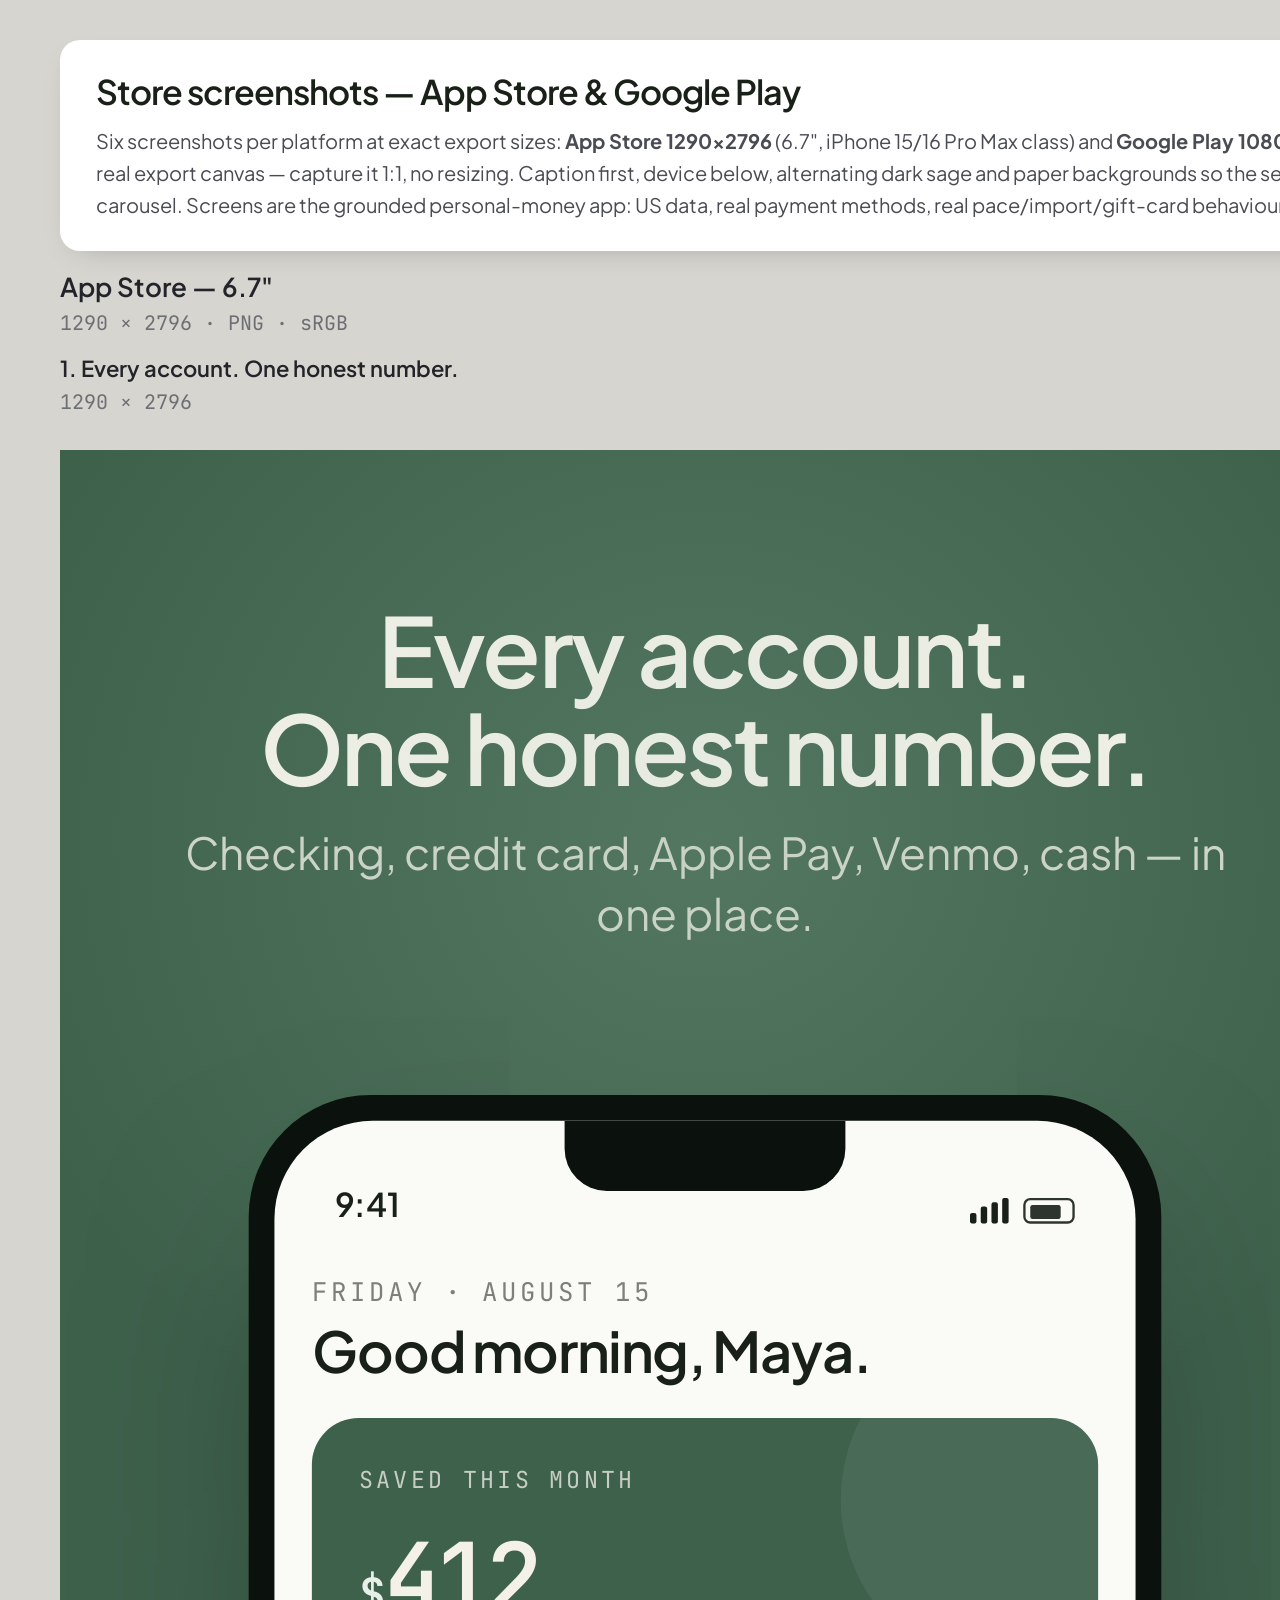
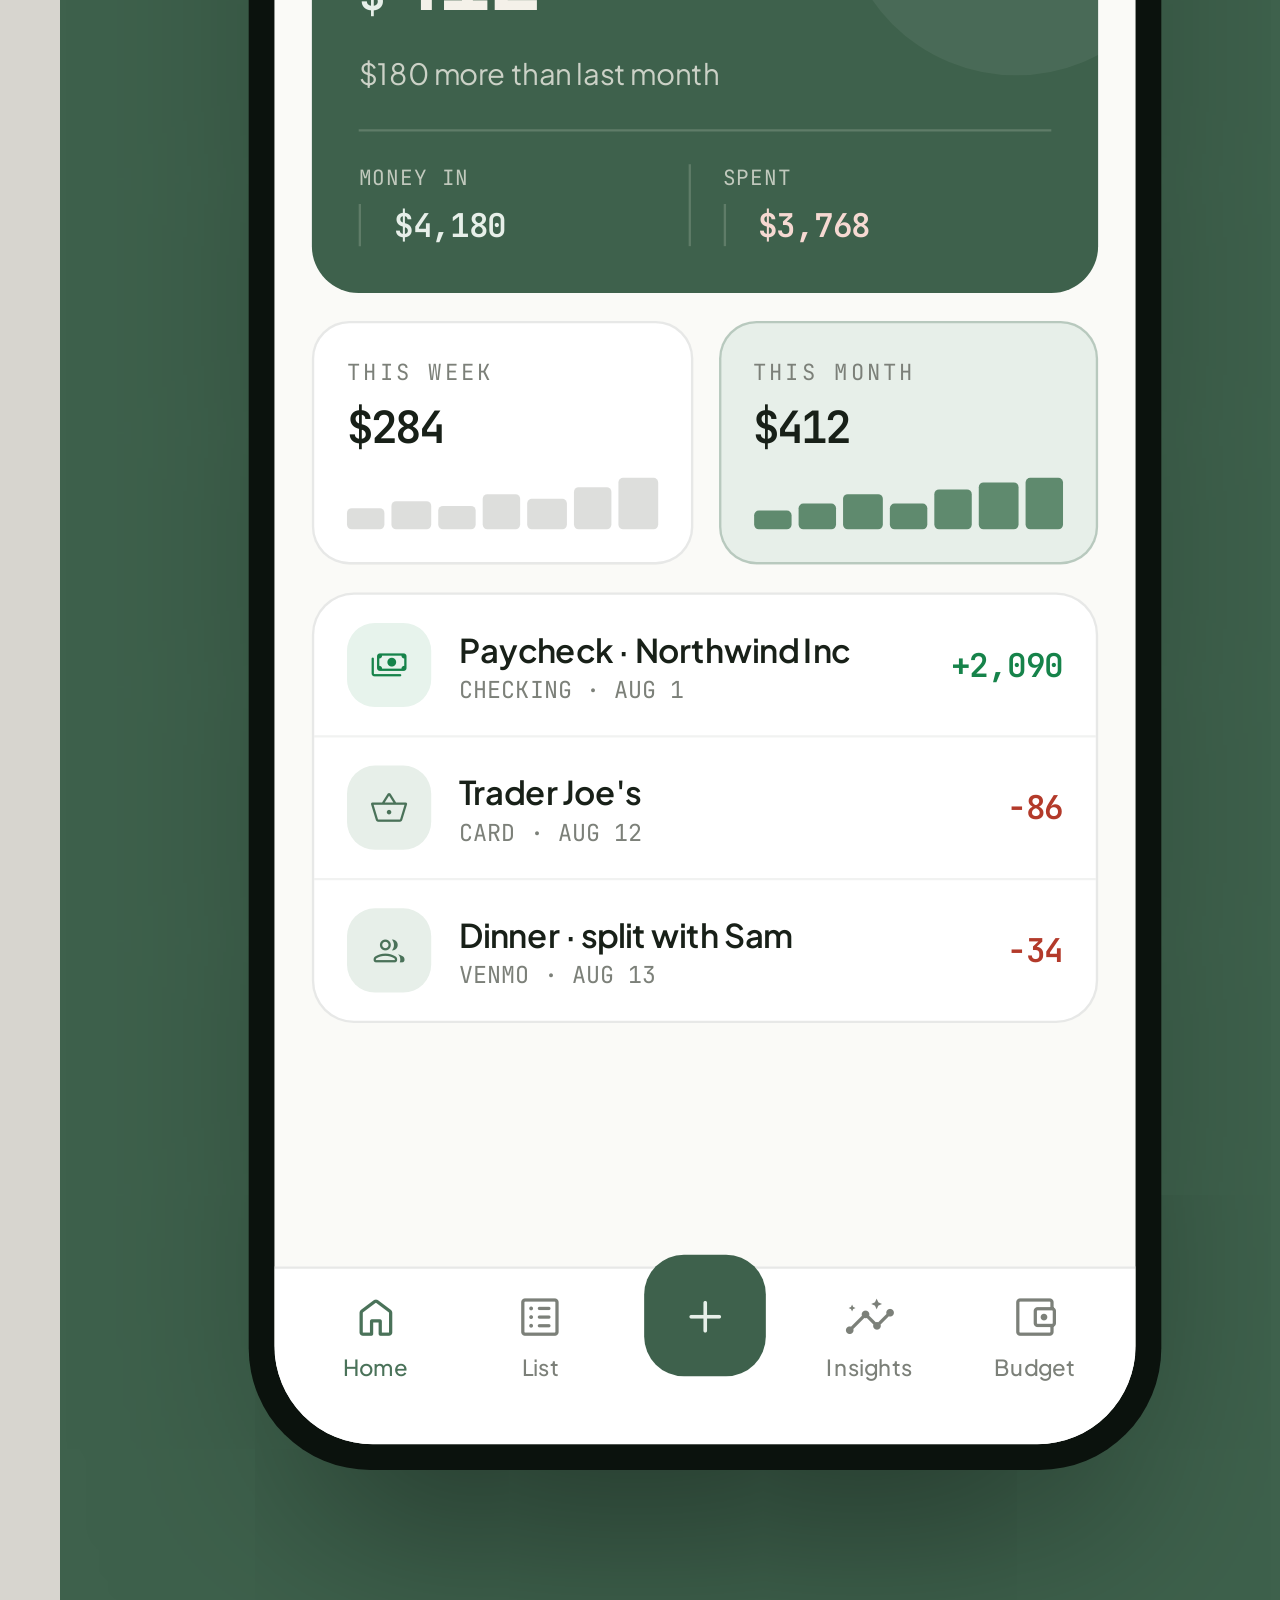
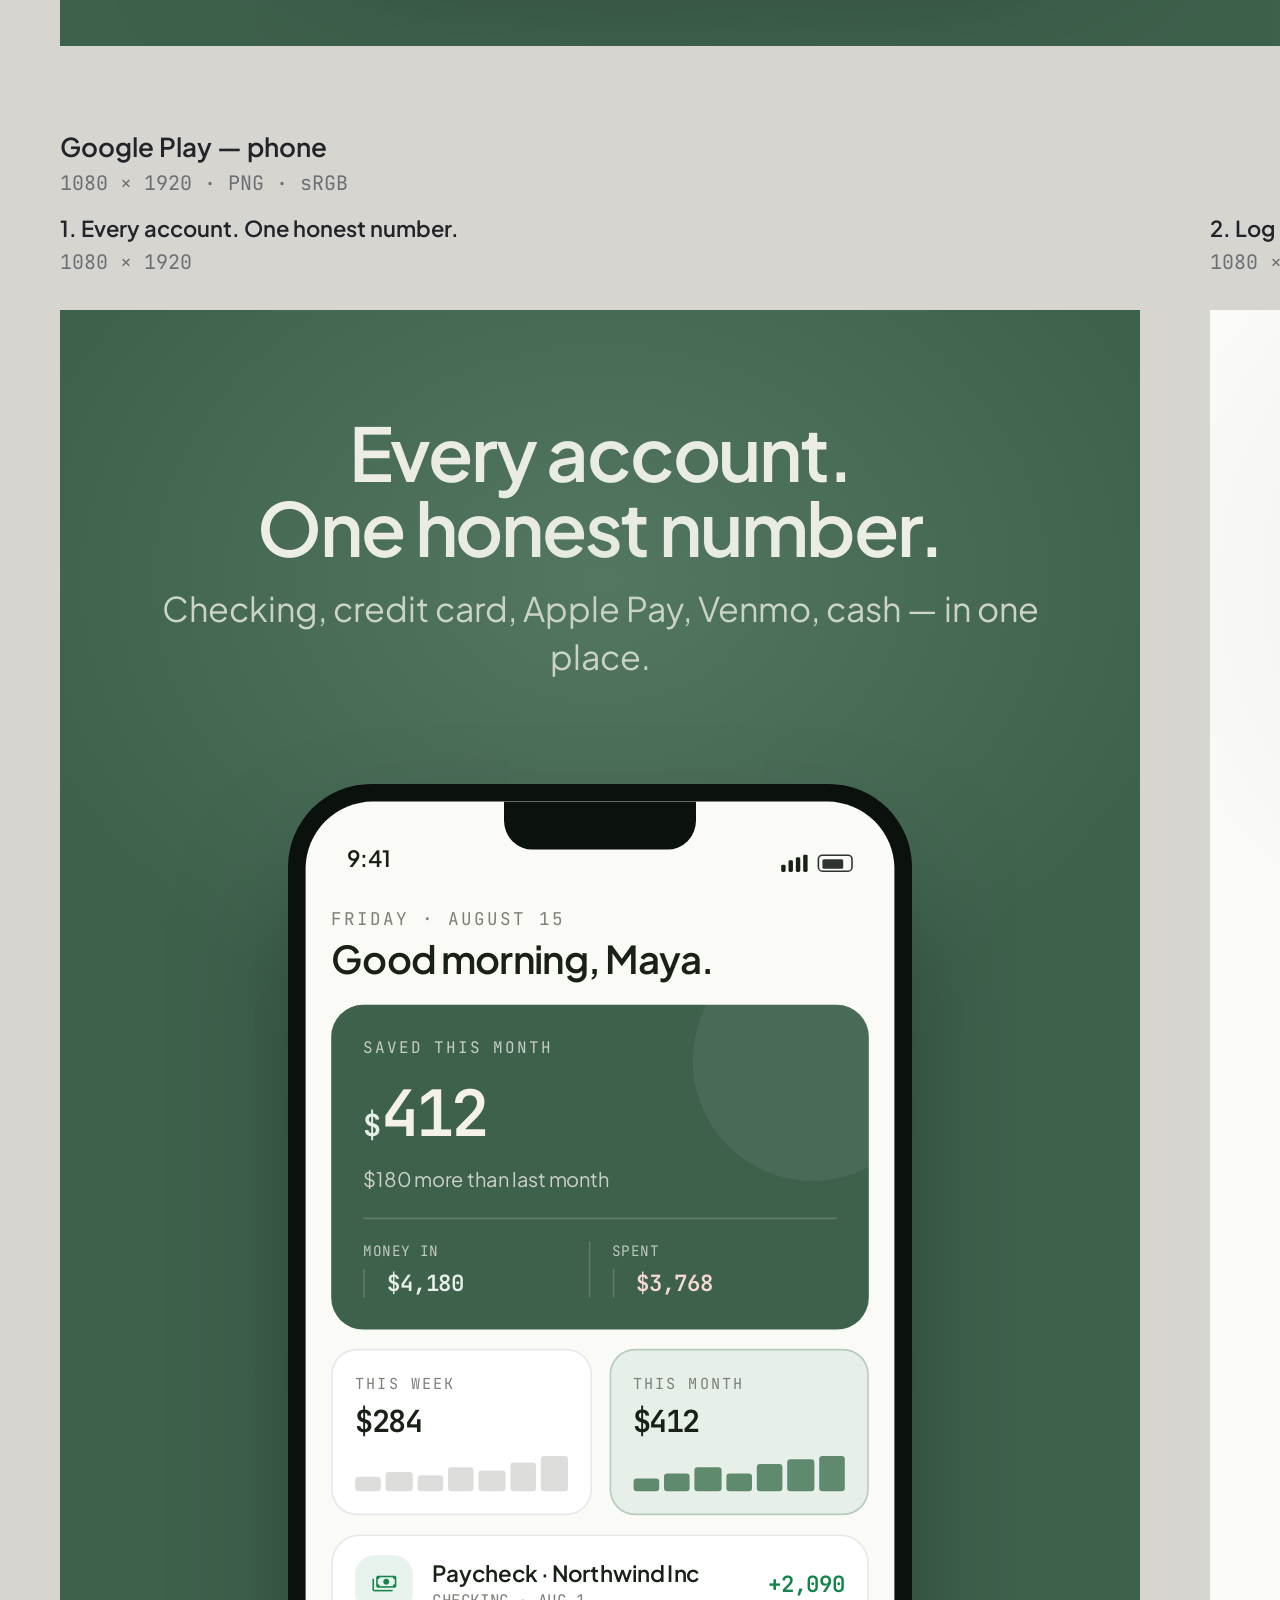
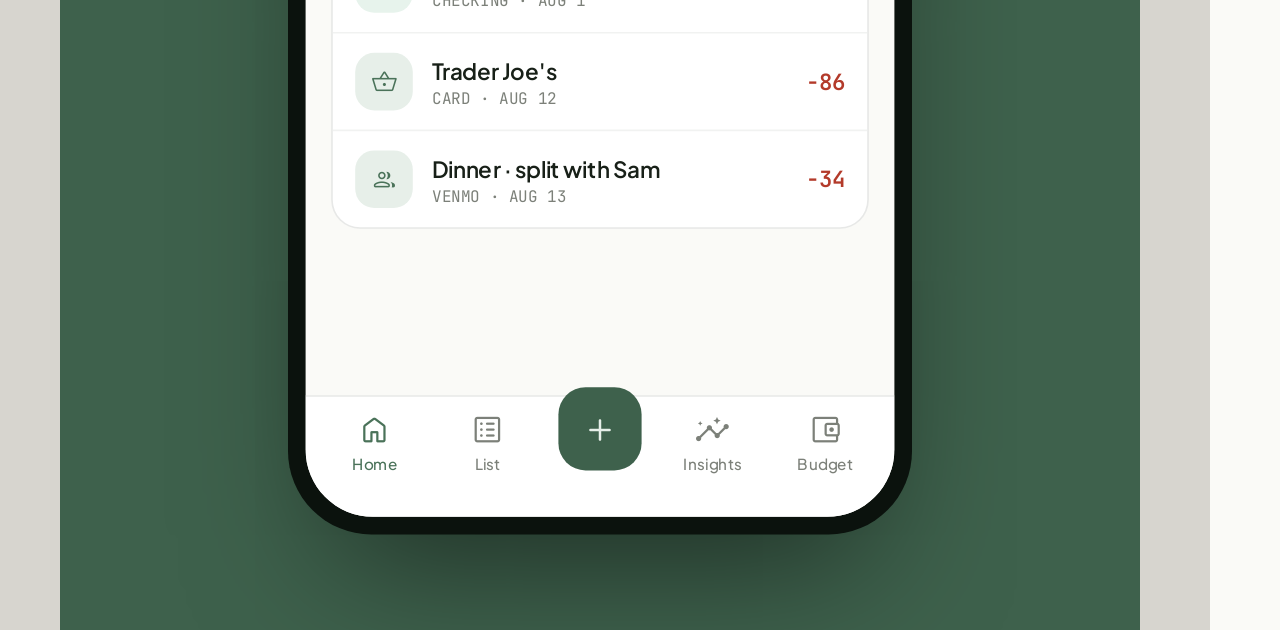
<file: docs/handover-15/pages/Store Screenshots.html>
<!doctype html>
<html lang="en">
<head>
<meta charset="utf-8">
<meta name="viewport" content="width=device-width, initial-scale=1">
<meta name="design_doc_mode" content="canvas">
<title>Qaavah Books — Store screenshots</title>
<link rel="preconnect" href="https://fonts.googleapis.com"><link rel="preconnect" href="https://fonts.gstatic.com" crossorigin>
<link href="https://fonts.googleapis.com/css2?family=Plus+Jakarta+Sans:wght@400;500;600;700;800&family=JetBrains+Mono:wght@400;500;600;700&family=Material+Symbols+Rounded:opsz,wght,FILL,GRAD@24,300,0,0&display=swap" rel="stylesheet">
<style>
:root{--night:#3E614C;--night2:#33513F;--bone:#F4F1E9;--paper:#FAFAF7;--ink:#182018;--sage:#5F8A6E;--sageDeep:#4A7259;--sageDark:#3E614C;--sageTint:#E7EFE9;--accent:#E7EFE9;--amber:#B07310;--amberText:#B45309;--amberTint:#FBF1DD;--clay:#B33A2A;--income:#16834A;--incomeTint:#E7F3EC;--muted:#7C8079;--faint:#A8ABB3;--rule:rgba(24,32,24,.1);--hair:rgba(24,32,24,.06)}
*{box-sizing:border-box}
body{margin:0;background:#d7d5cf;font-family:"Plus Jakarta Sans",system-ui,sans-serif;color:var(--ink);-webkit-font-smoothing:antialiased}
a{color:var(--sageDeep);text-decoration:none}
.msr{font-family:'Material Symbols Rounded';font-weight:300;line-height:1;vertical-align:middle;display:inline-block;-webkit-font-feature-settings:'liga';font-feature-settings:'liga'}
.flabel{position:absolute;width:440px;font:600 26px/1.3 "Plus Jakarta Sans",sans-serif;color:#22242a}
.flabel small{display:block;font-weight:400;font-size:20px;color:#6d6f75;margin-top:6px;font-family:"JetBrains Mono",monospace}
.banner{position:absolute;background:#fff;border-radius:20px;padding:30px 36px;box-shadow:0 10px 30px -18px rgba(20,22,45,.35)}
.banner h1{margin:0;font-size:34px;font-weight:600;letter-spacing:-1px}
.banner p{margin:12px 0 0;font-size:20px;color:#4a4c54;line-height:1.6;max-width:1500px}
/* ---- shot frame ---- */
.shot{position:absolute;overflow:hidden;display:flex;flex-direction:column;align-items:center;background:var(--night)}
.shot.alt{background:var(--paper)}
.shot .cap{width:100%;text-align:center;flex:0 0 auto}
.shot .h{font-weight:600;letter-spacing:-.03em;line-height:1.02;color:var(--bone)}
.shot .s{font-weight:400;line-height:1.4;color:rgba(244,241,233,.8)}
.shot.alt .h{color:var(--ink)}
.shot.alt .s{color:#585D55}
.shot .glow{position:absolute;top:-14%;left:50%;transform:translateX(-50%);width:130%;height:56%;background:radial-gradient(ellipse at center,rgba(168,205,182,.2),transparent 62%);pointer-events:none}
.shot.alt .glow{background:radial-gradient(ellipse at center,rgba(95,138,110,.13),transparent 62%)}
.dev{transform-origin:top center;flex:0 0 auto}
/* app-store sizing */
.as{width:1290px;height:2796px;padding:150px 90px 0}
.as .h{font-size:96px}
.as .s{font-size:44px;margin-top:26px}
.as .dev{transform:scale(2.34);margin-top:150px}
.as .cap{height:345px}
/* play sizing */
.gp{width:1080px;height:1920px;padding:104px 70px 0}
.gp .h{font-size:74px}
.gp .s{font-size:34px;margin-top:20px}
.gp .dev{transform:scale(1.6);margin-top:104px}
.gp .cap{height:266px}
/* ---- device ---- */
.phone{width:390px;height:844px;border-radius:52px;padding:11px;background:#0B120D;box-shadow:0 40px 90px -30px rgba(0,0,0,.6)}
.screen{position:relative;width:100%;height:100%;background:var(--paper);border-radius:42px;overflow:hidden;display:flex;flex-direction:column}
.notch{position:absolute;top:0;left:50%;transform:translateX(-50%);width:120px;height:30px;background:#0B120D;border-bottom-left-radius:18px;border-bottom-right-radius:18px;z-index:20}
.sb{height:50px;flex:0 0 50px;display:flex;align-items:flex-end;justify-content:space-between;padding:0 26px 6px;font-size:14px;font-weight:600}
.sb .r{display:flex;gap:6px;align-items:center}
.batt{width:22px;height:11px;border:1.2px solid currentColor;border-radius:3px;position:relative;opacity:.9}
.batt::after{content:"";position:absolute;left:1.5px;top:1.5px;bottom:1.5px;right:5px;background:currentColor;border-radius:1px}
.pb{flex:1;padding:16px 16px 0;overflow:hidden}
.ph{display:flex;align-items:center;gap:10px;margin-bottom:14px}
.ph .bk{width:34px;height:34px;border-radius:50%;background:#fff;border:1px solid var(--rule);display:grid;place-items:center;flex:0 0 34px}
.ph .bk .msr{font-size:16px;color:var(--muted)}
.ph .tt{flex:1;font-size:19px;font-weight:600;letter-spacing:-.4px}
.ph .ma .msr{font-size:20px;color:var(--sageDeep)}
.kick{font-family:"JetBrains Mono",monospace;font-size:11px;letter-spacing:.1em;text-transform:uppercase;color:var(--muted)}
.greet{font-size:24px;font-weight:600;letter-spacing:-.7px;margin-top:3px}
.hero{background:var(--night);color:var(--bone);border-radius:20px;padding:20px;margin-top:14px;position:relative;overflow:hidden}
.hero::after{content:"";position:absolute;right:-40px;top:-40px;width:150px;height:150px;border-radius:50%;background:rgba(255,255,255,.06)}
.hl{font-family:"JetBrains Mono",monospace;font-size:10px;letter-spacing:.14em;text-transform:uppercase;color:rgba(244,241,233,.75)}
.hv{font-family:"JetBrains Mono",monospace;font-size:40px;font-weight:600;letter-spacing:-2px;margin-top:8px}
.hv .c{font-size:19px;color:var(--accent);margin-right:2px}
.hc{font-size:12.5px;color:rgba(244,241,233,.78);margin-top:7px}
.hsub{display:flex;margin-top:16px;padding-top:14px;border-top:1px solid rgba(244,241,233,.18)}
.hsub div{flex:1}
.hsub div+div{border-left:1px solid rgba(244,241,233,.18);padding-left:14px}
.hsl{font-family:"JetBrains Mono",monospace;font-size:9px;letter-spacing:.1em;text-transform:uppercase;color:rgba(244,241,233,.72)}
.hsv{display:inline-block;margin-top:5px;font-family:"JetBrains Mono",monospace;font-size:14px;font-weight:600}
.hsv.in{color:var(--accent)}.hsv.out{color:#F6D9D2}
.duo{display:flex;gap:11px;margin-top:12px}
.card{flex:1;background:#fff;border:1px solid var(--rule);border-radius:16px;padding:14px}
.cl{font-family:"JetBrains Mono",monospace;font-size:9.5px;letter-spacing:.1em;text-transform:uppercase;color:var(--muted)}
.cv{font-family:"JetBrains Mono",monospace;font-size:19px;font-weight:600;letter-spacing:-.7px;margin-top:5px}
.bars{display:flex;align-items:flex-end;gap:3px;height:22px;margin-top:9px}
.bars i{flex:1;border-radius:2px;background:rgba(124,128,121,.26)}
.bars.em i{background:var(--sage)}
.list{background:#fff;border:1px solid var(--rule);border-radius:18px;margin-top:12px;overflow:hidden}
.ent{display:flex;align-items:center;gap:12px;padding:12px 14px;border-top:1px solid var(--hair)}
.ent:first-child{border-top:none}
.ei{width:36px;height:36px;border-radius:12px;display:grid;place-items:center;flex:0 0 36px;background:var(--sageTint)}
.ei.in{background:var(--incomeTint)}
.en{font-size:14px;font-weight:600}
.es{font-family:"JetBrains Mono",monospace;font-size:10px;color:var(--muted);margin-top:2px}
.ea{font-family:"JetBrains Mono",monospace;font-size:14px;font-weight:600}
.gl{font-family:"JetBrains Mono",monospace;font-size:10px;letter-spacing:.1em;text-transform:uppercase;color:var(--muted)}
.tabbar{flex:0 0 76px;background:#fff;border-top:1px solid var(--rule);display:flex;align-items:flex-start;padding:9px 8px 0}
.tb{flex:1;display:flex;flex-direction:column;align-items:center;gap:4px;font-size:9.5px;font-weight:500;color:var(--muted)}
.tb.on{color:var(--sageDeep)}
.tb .msr{font-size:23px}
.fab{width:52px;height:52px;border-radius:17px;background:var(--night);display:grid;place-items:center;margin-top:-15px}
.fab .msr{font-size:25px;color:var(--accent)}
/* record */
.segs{display:flex;gap:4px;background:var(--sageTint);border-radius:999px;padding:4px}
.segs span{flex:1;text-align:center;padding:9px 0;border-radius:999px;font-size:12.5px;font-weight:500;color:var(--sageDeep)}
.segs span.on{background:#fff;color:var(--ink);font-weight:600}
.amt{text-align:center;padding:24px 0 14px}
.amtv{font-family:"JetBrains Mono",monospace;font-size:58px;font-weight:600;letter-spacing:-3px;margin-top:6px}
.amtv .c{font-size:26px;color:var(--muted);margin-right:3px}
.caret{display:inline-block;width:3px;height:42px;background:var(--sageDeep);vertical-align:-5px;margin-left:3px;border-radius:2px}
.chips{display:flex;gap:8px;justify-content:center}
.chip{background:var(--sageTint);color:var(--sageDeep);font-family:"JetBrains Mono",monospace;font-size:12px;font-weight:500;padding:9px 15px;border-radius:999px}
.chip.gh{background:#fff;border:1px solid var(--rule);color:var(--muted)}
.field{background:#fff;border:1px solid var(--rule);border-radius:13px;padding:13px 14px;font-size:14.5px;margin-top:10px;display:flex;align-items:center;justify-content:space-between}
.mini{font-family:"JetBrains Mono",monospace;font-size:10px;letter-spacing:.11em;text-transform:uppercase;color:var(--muted);margin:16px 0 8px}
.pays{display:grid;grid-template-columns:1fr 1fr;gap:9px}
.pay{background:#fff;border:1px solid var(--rule);border-radius:13px;padding:13px;display:flex;align-items:center;gap:10px;font-size:13.5px;font-weight:500}
.pay.on{border:1.5px solid var(--sageDeep);background:var(--sageTint);font-weight:600}
.pay .msr{font-size:19px;color:var(--sageDeep)}
.cta{background:var(--sageDeep);color:#fff;text-align:center;padding:15px;border-radius:14px;font-size:15px;font-weight:600;margin-top:14px}
/* budget pace */
.brow{display:flex;align-items:baseline;justify-content:space-between;font-size:14px;font-weight:600;padding-top:14px}
.brow span{font-family:"JetBrains Mono",monospace;font-size:12.5px;color:var(--muted)}
.tick{position:relative;height:8px;background:var(--rule);border-radius:5px;margin-top:8px}
.tick i{display:block;height:100%;border-radius:5px;background:var(--sage)}
.tick u{position:absolute;top:-3px;width:2px;height:14px;background:var(--ink);opacity:.5}
.pace{display:flex;justify-content:space-between;font-family:"JetBrains Mono",monospace;font-size:9.5px;color:var(--muted);margin-top:6px}
/* bills */
.bill{background:#fff;border:1px solid rgba(176,115,16,.45);border-radius:15px;padding:13px;display:flex;align-items:center;gap:11px;margin-top:11px}
.bi{width:36px;height:36px;border-radius:12px;background:var(--amberTint);display:grid;place-items:center;flex:0 0 36px}
.bt{font-size:14px;font-weight:600}
.bs{font-family:"JetBrains Mono",monospace;font-size:10px;color:var(--muted);margin-top:2px}
.logb{background:var(--amber);color:#fff;font-size:11.5px;font-weight:600;padding:9px 14px;border-radius:10px}
/* statement */
.blurb{font-size:11.5px;line-height:1.45;color:var(--muted);margin-bottom:11px}
.drift{background:#FFF8E8;border:1px solid rgba(176,115,16,.35);border-radius:13px;padding:11px 13px;margin-bottom:11px}
.drift b{font-size:12px;font-weight:600;display:block}
.drift span{font-size:10.5px;color:#4A4F46;line-height:1.4;display:block;margin-top:4px}
.srow{display:flex;align-items:center;gap:9px;background:#fff;border:1px solid rgba(95,138,110,.3);border-radius:13px;padding:12px 11px;margin-bottom:9px}
.srow.match{border-color:rgba(22,131,74,.35)}
.srow.ign{border-color:var(--rule);opacity:.45}
.sd{flex:1;min-width:0}
.st2{font-size:12.5px;font-weight:600;line-height:1.25}
.ss{font-family:"JetBrains Mono",monospace;font-size:9.5px;color:var(--muted);margin-top:3px}
.sa{font-family:"JetBrains Mono",monospace;font-size:11.5px;font-weight:600}
.badge{font-size:9px;font-weight:600;padding:4px 7px;border-radius:7px;letter-spacing:.04em;flex:0 0 auto}
.badge.add{background:rgba(95,138,110,.14);color:var(--sageDeep)}
.badge.match{background:rgba(22,131,74,.12);color:var(--income)}
.badge.ign{background:var(--rule);color:var(--muted)}
/* gift cards */
.gc{border-radius:16px;padding:15px;color:#fff;margin-bottom:10px;position:relative}
.mono{width:27px;height:27px;border-radius:8px;display:grid;place-items:center;font-family:"JetBrains Mono",monospace;font-size:10px;font-weight:600;color:#fff;flex:0 0 27px;background:rgba(255,255,255,.22)}
.gcb{font-size:13px;font-weight:600}
.gcv{font-family:"JetBrains Mono",monospace;font-size:26px;font-weight:600;margin-top:10px;letter-spacing:-1px}
.gcf{display:flex;justify-content:space-between;margin-top:10px;font-family:"JetBrains Mono",monospace;font-size:9.5px;opacity:.92}
.strip{display:flex;background:#fff;border:1px solid var(--rule);border-radius:16px;overflow:hidden;margin-bottom:13px}
.sc{flex:1;text-align:center;padding:13px 0}
.sc+.sc{border-left:1px solid var(--hair)}
.scv{font-family:"JetBrains Mono",monospace;font-size:18px;font-weight:600}
.scl{font-size:10.5px;color:var(--muted);margin-top:3px}
/* privacy */
.plock{width:96px;height:96px;border-radius:32px;background:rgba(244,241,233,.14);display:grid;place-items:center;margin:0 auto}
.plock .msr{font-size:46px;color:var(--accent)}
.pcell{background:#fff;border:1px solid var(--rule);border-radius:16px;padding:15px;margin-top:11px;display:flex;gap:12px;align-items:flex-start}
.pcell .msr{font-size:21px;color:var(--sageDeep);flex:0 0 auto}
.pt2{font-size:14px;font-weight:600}
.ps2{font-size:12px;color:#585D55;line-height:1.45;margin-top:3px}
</style>
</head>
<body>

<div class="banner" style="left:60px;top:40px;width:1580px">
  <h1>Store screenshots — App Store &amp; Google Play</h1>
  <p>Six screenshots per platform at exact export sizes: <b>App Store 1290×2796</b> (6.7", iPhone 15/16 Pro Max class) and <b>Google Play 1080×1920</b> (phone). Each frame is a real export canvas — capture it 1:1, no resizing. Caption first, device below, alternating dark sage and paper backgrounds so the set reads as a sequence in the store carousel. Screens are the grounded personal-money app: US data, real payment methods, real pace/import/gift-card behaviour.</p>
</div>

<div class="flabel" style="left:60px;top:270px">App Store — 6.7"<small>1290 × 2796 · PNG · sRGB</small></div>
<div class="flabel" style="left:60px;top:3330px">Google Play — phone<small>1080 × 1920 · PNG · sRGB</small></div>

<script>
const screens = [
  {
    cap:'Every account.<br>One honest number.',
    sub:'Checking, credit card, Apple Pay, Venmo, cash — in one place.',
    dark:true,
    html:`
      <div class="pb">
        <div class="kick">Friday · August 15</div>
        <div class="greet">Good morning, Maya.</div>
        <div class="hero">
          <div class="hl">Saved this month</div>
          <div class="hv"><span class="c">$</span>412</div>
          <div class="hc">$180 more than last month</div>
          <div class="hsub">
            <div><div class="hsl">Money in</div><div class="hsv in">$4,180</div></div>
            <div><div class="hsl">Spent</div><div class="hsv out">$3,768</div></div>
          </div>
        </div>
        <div class="duo">
          <div class="card"><div class="cl">This week</div><div class="cv">$284</div><div class="bars"><i style="height:40%"></i><i style="height:56%"></i><i style="height:44%"></i><i style="height:70%"></i><i style="height:58%"></i><i style="height:84%"></i><i style="height:100%"></i></div></div>
          <div class="card" style="background:var(--sageTint);border-color:rgba(74,114,89,.3)"><div class="cl">This month</div><div class="cv">$412</div><div class="bars em"><i style="height:38%"></i><i style="height:52%"></i><i style="height:66%"></i><i style="height:48%"></i><i style="height:78%"></i><i style="height:90%"></i><i style="height:100%"></i></div></div>
        </div>
        <div class="list">
          <div class="ent"><div class="ei in"><span class="msr" style="font-size:18px;color:var(--income)">payments</span></div><div style="flex:1"><div class="en">Paycheck · Northwind Inc</div><div class="es">CHECKING · AUG 1</div></div><span class="ea" style="color:var(--income)">+2,090</span></div>
          <div class="ent"><div class="ei"><span class="msr" style="font-size:18px;color:var(--sageDeep)">shopping_basket</span></div><div style="flex:1"><div class="en">Trader Joe's</div><div class="es">CARD · AUG 12</div></div><span class="ea" style="color:var(--clay)">−86</span></div>
          <div class="ent"><div class="ei"><span class="msr" style="font-size:18px;color:var(--sageDeep)">group</span></div><div style="flex:1"><div class="en">Dinner · split with Sam</div><div class="es">VENMO · AUG 13</div></div><span class="ea" style="color:var(--clay)">−34</span></div>
        </div>
      </div>
      <div class="tabbar"><div class="tb on"><span class="msr">home</span>Home</div><div class="tb"><span class="msr">list_alt</span>List</div><div class="tb"><div class="fab"><span class="msr">add</span></div></div><div class="tb"><span class="msr">insights</span>Insights</div><div class="tb"><span class="msr">account_balance_wallet</span>Budget</div></div>`
  },
  {
    cap:'Log it in<br>four seconds.',
    sub:'Real payment methods for your country — not a generic list.',
    dark:false,
    html:`
      <div class="pb">
        <div class="ph"><div class="bk"><span class="msr">close</span></div><div class="tt">Record</div></div>
        <div class="segs"><span>Money in</span><span class="on">Spending</span><span>Transfer</span></div>
        <div class="amt"><div class="gl">Amount</div><div class="amtv"><span class="c">$</span>86<span class="caret"></span></div></div>
        <div class="chips"><span class="chip">+5</span><span class="chip">+20</span><span class="chip">+50</span><span class="chip gh">Clear</span></div>
        <div class="mini">What was it</div>
        <div class="field" style="margin-top:0">Groceries · Trader Joe's <span class="msr" style="font-size:18px;color:var(--muted)">expand_more</span></div>
        <div class="mini">How did you pay</div>
        <div class="pays">
          <div class="pay on"><span class="msr">credit_card</span>Card</div>
          <div class="pay"><span class="msr">contactless</span>Apple Pay</div>
          <div class="pay"><span class="msr">group</span>Venmo</div>
          <div class="pay"><span class="msr">swap_horiz</span>Zelle</div>
          <div class="pay"><span class="msr">payments</span>Cash</div>
          <div class="pay"><span class="msr">account_balance</span>PayPal</div>
        </div>
        <div class="cta">Save entry</div>
      </div>`
  },
  {
    cap:'Know what\u2019s left<br>before payday.',
    sub:'A pace mark shows where you should be today, per category.',
    dark:true,
    html:`
      <div class="pb">
        <div class="ph"><div class="tt">Budget</div><div class="ma"><span class="msr">tune</span></div></div>
        <div class="segs"><span>Week</span><span class="on">Month</span><span>Year</span></div>
        <div class="hero" style="margin-top:14px">
          <div class="hl">Left to spend · 16 days</div>
          <div class="hv"><span class="c">$</span>734</div>
          <div class="hc">62% of your August budget used · on track</div>
        </div>
        <div class="gl" style="margin-top:18px">By category</div>
        <div class="brow">Groceries <span>612 / 700</span></div>
        <div class="tick"><i style="width:87%;background:var(--amber)"></i><u style="left:52%"></u></div>
        <div class="pace"><span>PACE MARK AT $364</span><span style="color:var(--amberText)">BEHIND</span></div>
        <div class="brow">Eating out <span>236 / 250</span></div>
        <div class="tick"><i style="width:94%;background:var(--clay)"></i><u style="left:52%"></u></div>
        <div class="pace"><span>PACE MARK AT $130</span><span style="color:var(--clay)">OVER BY $106</span></div>
        <div class="brow">Transport <span>98 / 220</span></div>
        <div class="tick"><i style="width:45%"></i><u style="left:52%"></u></div>
        <div class="pace"><span>PACE MARK AT $114</span><span style="color:var(--income)">AHEAD</span></div>
        <div class="brow">Health <span>64 / 200</span></div>
        <div class="tick"><i style="width:32%"></i><u style="left:52%"></u></div>
        <div class="pace"><span>PACE MARK AT $104</span><span style="color:var(--income)">AHEAD</span></div>
      </div>
      <div class="tabbar"><div class="tb"><span class="msr">home</span>Home</div><div class="tb"><span class="msr">list_alt</span>List</div><div class="tb"><div class="fab"><span class="msr">add</span></div></div><div class="tb"><span class="msr">insights</span>Insights</div><div class="tb on"><span class="msr">account_balance_wallet</span>Budget</div></div>`
  },
  {
    cap:'The bills<br>come to you.',
    sub:'Rent, utilities, subscriptions — one tap confirms on the day.',
    dark:false,
    html:`
      <div class="pb">
        <div class="ph"><div class="bk"><span class="msr">arrow_back_ios_new</span></div><div class="tt">Due bills</div></div>
        <div class="gl">Today</div>
        <div class="bill">
          <div class="bi"><span class="msr" style="font-size:19px;color:var(--amber)">bolt</span></div>
          <div style="flex:1"><div class="bt">Con Edison · <span style="color:var(--amberText)">$142</span></div><div class="bs">REPEATS MONTHLY · CHECKING</div></div>
          <div class="logb">Log</div>
        </div>
        <div class="bill">
          <div class="bi"><span class="msr" style="font-size:19px;color:var(--amber)">home</span></div>
          <div style="flex:1"><div class="bt">Rent · <span style="color:var(--amberText)">$1,850</span></div><div class="bs">DUE IN 2 DAYS · TRANSFER</div></div>
          <div class="logb">Log</div>
        </div>
        <div class="gl" style="margin-top:18px">Later this month</div>
        <div class="list">
          <div class="ent"><div class="ei"><span class="msr" style="font-size:18px;color:var(--sageDeep)">wifi</span></div><div style="flex:1"><div class="en">Verizon Fios</div><div class="es">AUG 22 · CARD</div></div><span class="ea">$79</span></div>
          <div class="ent"><div class="ei"><span class="msr" style="font-size:18px;color:var(--sageDeep)">subscriptions</span></div><div style="flex:1"><div class="en">Netflix + Spotify</div><div class="es">AUG 24 · CARD</div></div><span class="ea">$28</span></div>
          <div class="ent"><div class="ei"><span class="msr" style="font-size:18px;color:var(--sageDeep)">fitness_center</span></div><div style="flex:1"><div class="en">Gym membership</div><div class="es">AUG 28 · CARD</div></div><span class="ea">$45</span></div>
          <div class="ent"><div class="ei"><span class="msr" style="font-size:18px;color:var(--sageDeep)">shield</span></div><div style="flex:1"><div class="en">Car insurance</div><div class="es">AUG 30 · CHECKING</div></div><span class="ea">$118</span></div>
        </div>
      </div>
      <div class="tabbar"><div class="tb"><span class="msr">home</span>Home</div><div class="tb"><span class="msr">list_alt</span>List</div><div class="tb"><div class="fab"><span class="msr">add</span></div></div><div class="tb"><span class="msr">insights</span>Insights</div><div class="tb on"><span class="msr">account_balance_wallet</span>Budget</div></div>`
  },
  {
    cap:'Import a statement.<br>No bank login.',
    sub:'Rows already in your ledger are matched, never posted twice.',
    dark:true,
    html:`
      <div class="pb">
        <div class="ph"><div class="bk"><span class="msr">arrow_back_ios_new</span></div><div class="tt">Review statement</div><div class="ma"><span class="msr">help_outline</span></div></div>
        <div class="blurb">Tap a row to change what happens to it. Matched rows already exist in your ledger.</div>
        <div class="drift"><b>Your ledger and this statement don't agree</b><span>Ledger bank: $2,140 · statement closing: $2,318. 3 rows are still unmatched.</span></div>
        <div class="srow"><div class="sd"><div class="st2">TRADER JOE'S #412</div><div class="ss">2026-08-12 · EXPENSE</div></div><span class="sa" style="color:var(--clay)">−$86.20</span><span class="badge add">ADD</span></div>
        <div class="srow match"><div class="sd"><div class="st2">CON EDISON</div><div class="ss">2026-08-09 · MATCHED TO ELECTRIC</div></div><span class="sa" style="color:var(--clay)">−$142.00</span><span class="badge match">MATCH</span></div>
        <div class="srow match"><div class="sd"><div class="st2">NORTHWIND INC PAYROLL</div><div class="ss">2026-08-01 · MATCHED TO PAYCHECK</div></div><span class="sa" style="color:var(--income)">+$2,090</span><span class="badge match">MATCH</span></div>
        <div class="srow ign"><div class="sd"><div class="st2">TRANSFER TO SAVINGS ••••4417</div><div class="ss">2026-08-05 · EXPENSE</div></div><span class="sa">−$400.00</span><span class="badge ign">IGNORE</span></div>
        <div class="cta">Add 79 · match 2</div>
      </div>`
  },
  {
    cap:'Never lose a gift<br>card balance again.',
    sub:'Warned while it still has value — 30 days before it expires.',
    dark:false,
    html:`
      <div class="pb">
        <div class="ph"><div class="bk"><span class="msr">arrow_back_ios_new</span></div><div class="tt">Gift cards</div><div class="ma"><span class="msr">add</span></div></div>
        <div class="strip"><div class="sc"><div class="scv">$132</div><div class="scl">Left in total</div></div><div class="sc"><div class="scv">3</div><div class="scl">Active</div></div><div class="sc"><div class="scv" style="color:var(--amberText)">1</div><div class="scl">Expiring</div></div></div>
        <div class="gc" style="background:#0E7C4A"><div style="display:flex;align-items:center;gap:9px"><span class="mono">AM</span><span class="gcb">Amazon</span></div><div class="gcv">$74</div><div class="gcf"><span>$26 OF $100 SPENT</span><span>EXP 2027-03-12</span></div></div>
        <div class="gc" style="background:#283593"><div style="display:flex;align-items:center;gap:9px"><span class="mono">TA</span><span class="gcb">Target</span><span class="badge" style="background:rgba(255,255,255,.2);color:#fff;margin-left:auto">EXPIRES IN 6 DAYS</span></div><div class="gcv">$40</div><div class="gcf"><span>$10 OF $50 SPENT</span><span>EXP 2026-09-10</span></div></div>
        <div class="gc" style="background:#E8A200;color:#241A00"><div style="display:flex;align-items:center;gap:9px"><span class="mono" style="background:rgba(0,0,0,.18);color:#241A00">ST</span><span class="gcb">Starbucks</span><span class="badge" style="background:rgba(0,0,0,.14);color:#241A00;margin-left:auto">LOW BALANCE</span></div><div class="gcv">$18</div><div class="gcf"><span>$32 OF $50 SPENT</span><span>NO EXPIRY</span></div></div>
        <div class="gl" style="margin-top:16px">Archived · 1</div>
        <div class="srow ign" style="margin-top:9px"><span class="mono" style="background:#64748B">BP</span><div class="sd"><div class="st2">Bass Pro Shops</div><div class="ss">USED UP · $75 OF $75 SPENT</div></div><span class="sa">$0</span></div>
      </div>`
  }
];

const stores = [
  {cls:'as', w:1290, h:2796, top:450, name:'AppStore'},
  {cls:'gp', w:1080, h:1920, top:3510, name:'Play'}
];

let out = '';
stores.forEach(st=>{
  screens.forEach((sc,i)=>{
    const left = 60 + i*(st.w+70);
    out += `<div class="shot ${st.cls}${sc.dark?'':' alt'}" id="${st.name}-${i+1}" style="left:${left}px;top:${st.top}px">
      <div class="glow"></div>
      <div class="cap"><div class="h">${sc.cap}</div><div class="s">${sc.sub}</div></div>
      <div class="dev"><div class="phone"><div class="screen">
        <div class="notch"></div>
        <div class="sb"><span>9:41</span><span class="r"><svg width="17" height="11" viewBox="0 0 18 12" fill="currentColor"><rect x="0" y="7" width="3" height="5" rx="1"/><rect x="5" y="4" width="3" height="8" rx="1"/><rect x="10" y="2" width="3" height="10" rx="1"/><rect x="15" y="0" width="3" height="12" rx="1"/></svg><span class="batt"></span></span></div>
        ${sc.html}
      </div></div></div>
    </div>`;
    out += `<div class="flabel" style="left:${left}px;top:${st.top-96}px;font-size:22px">${i+1}. ${sc.cap.replace(/<br>/g,' ')}<small>${st.w} × ${st.h}</small></div>`;
  });
});
document.body.insertAdjacentHTML('beforeend', out);
</script>
</body>
</html>
</file>
